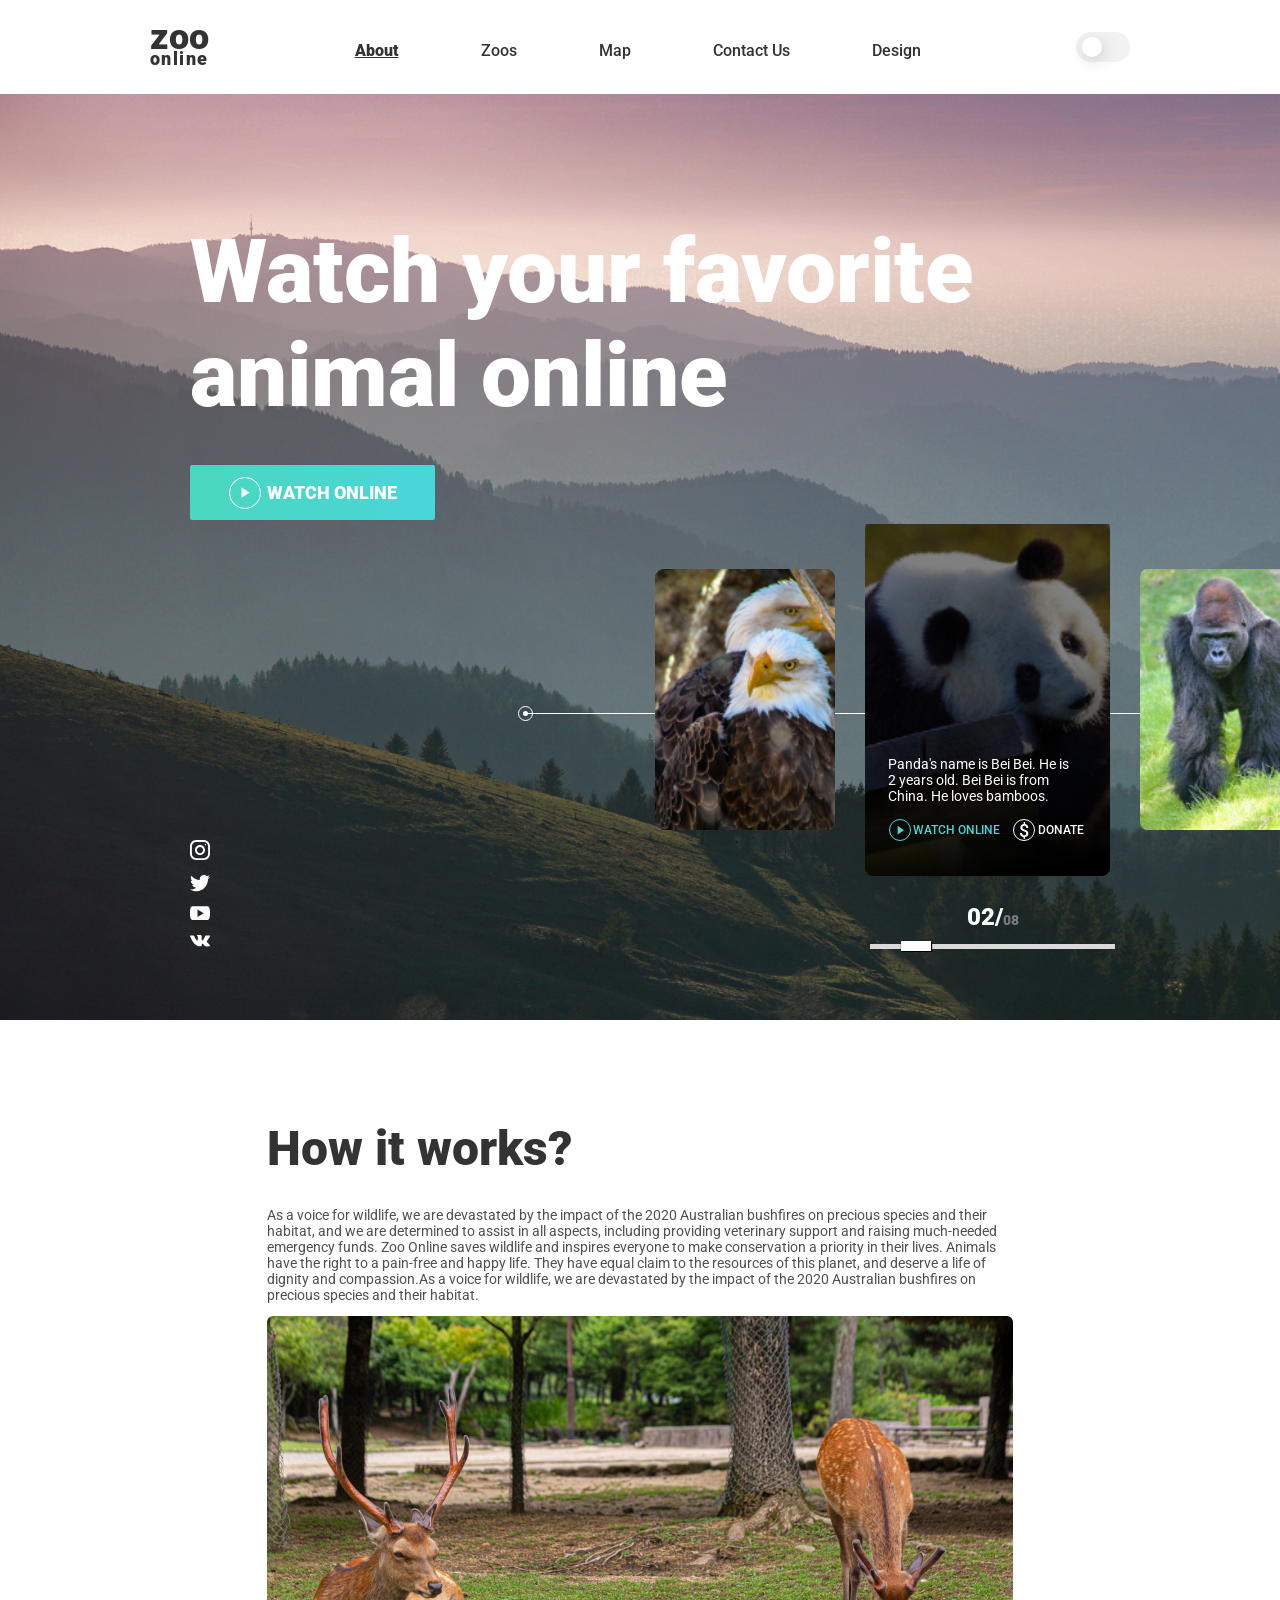
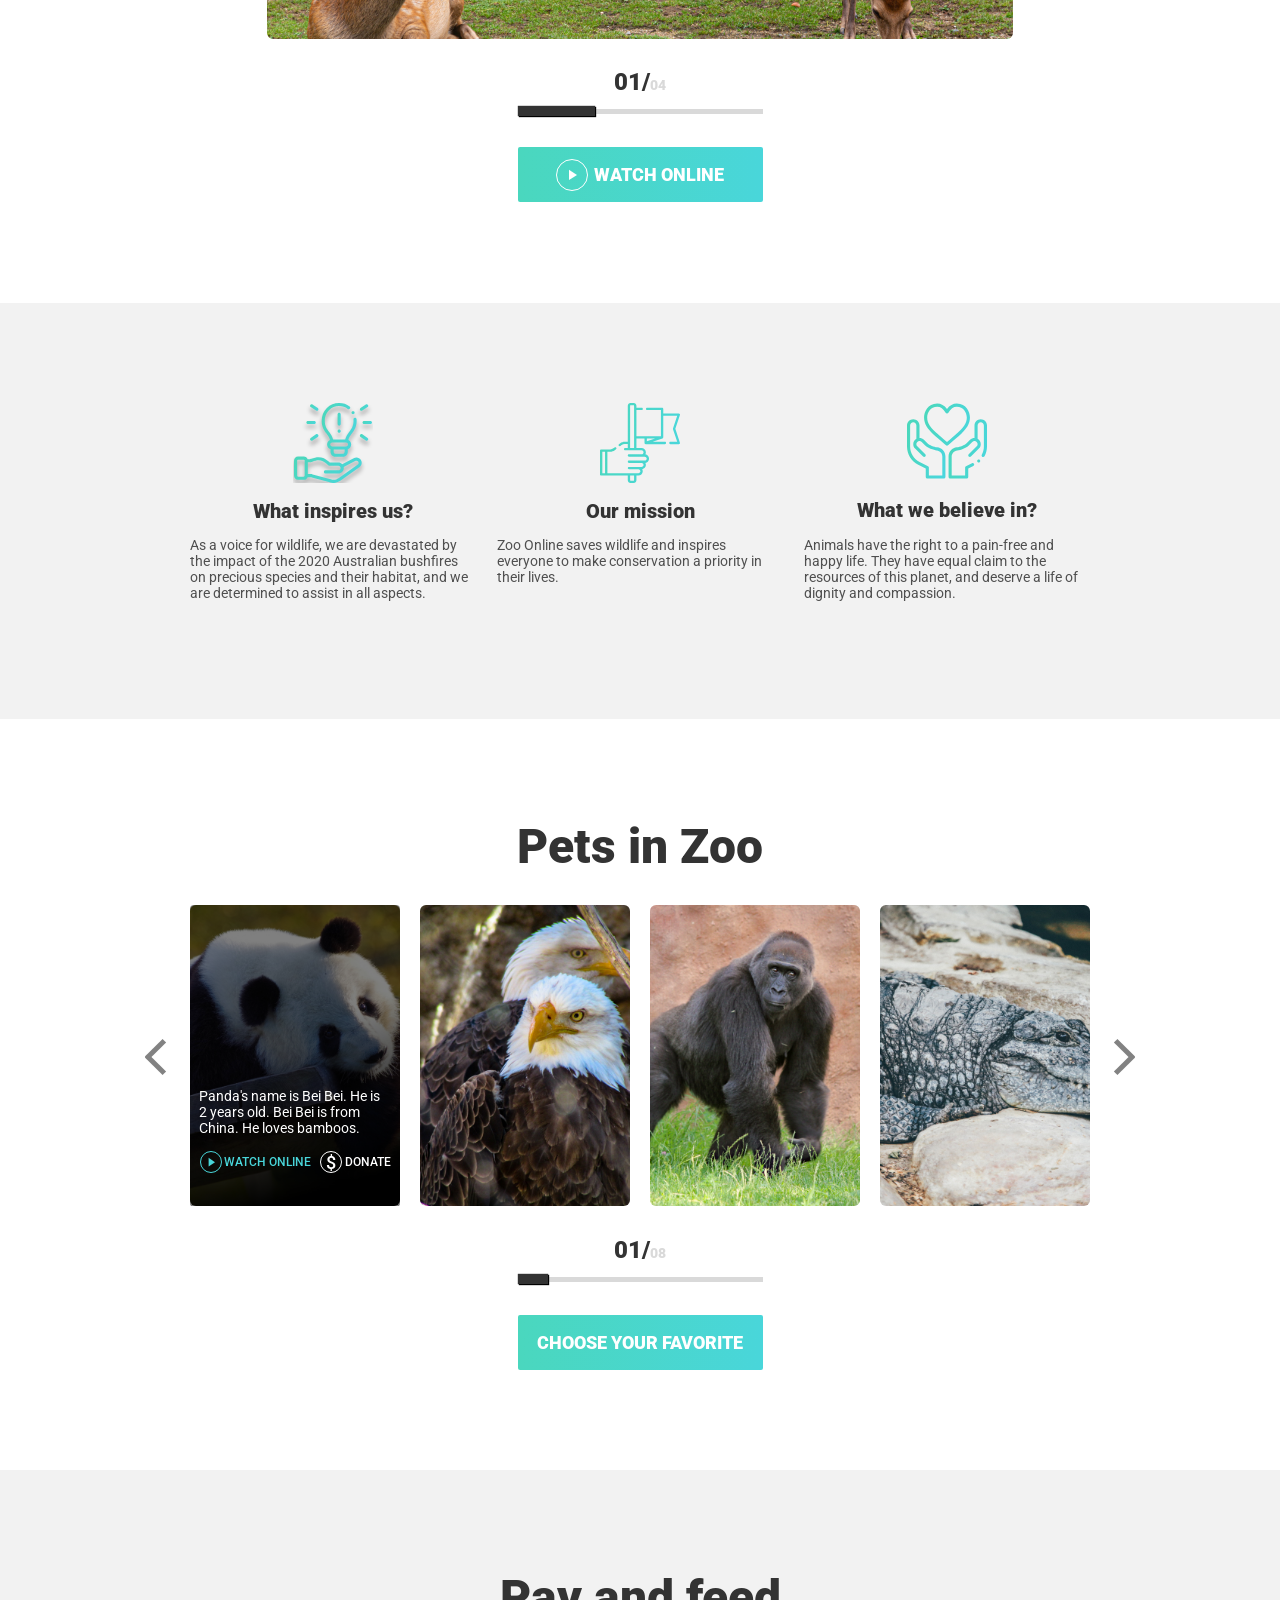
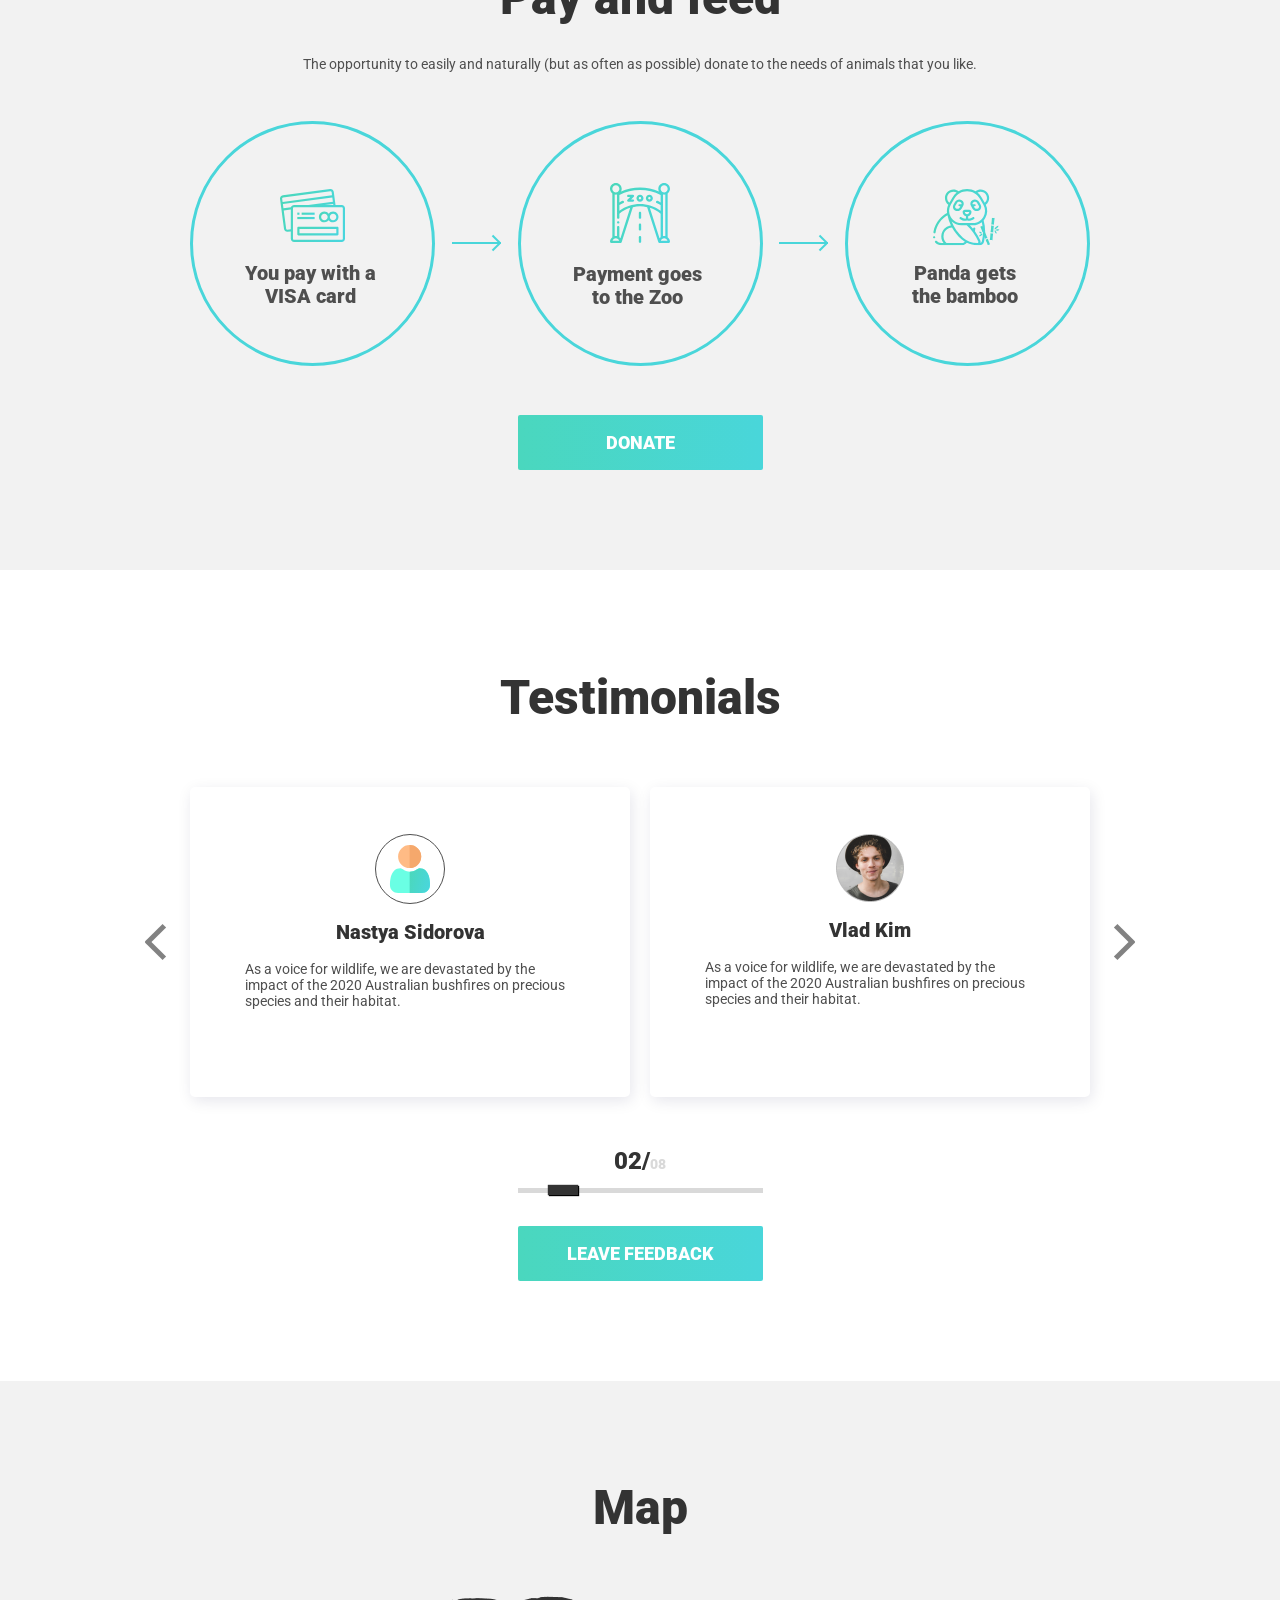
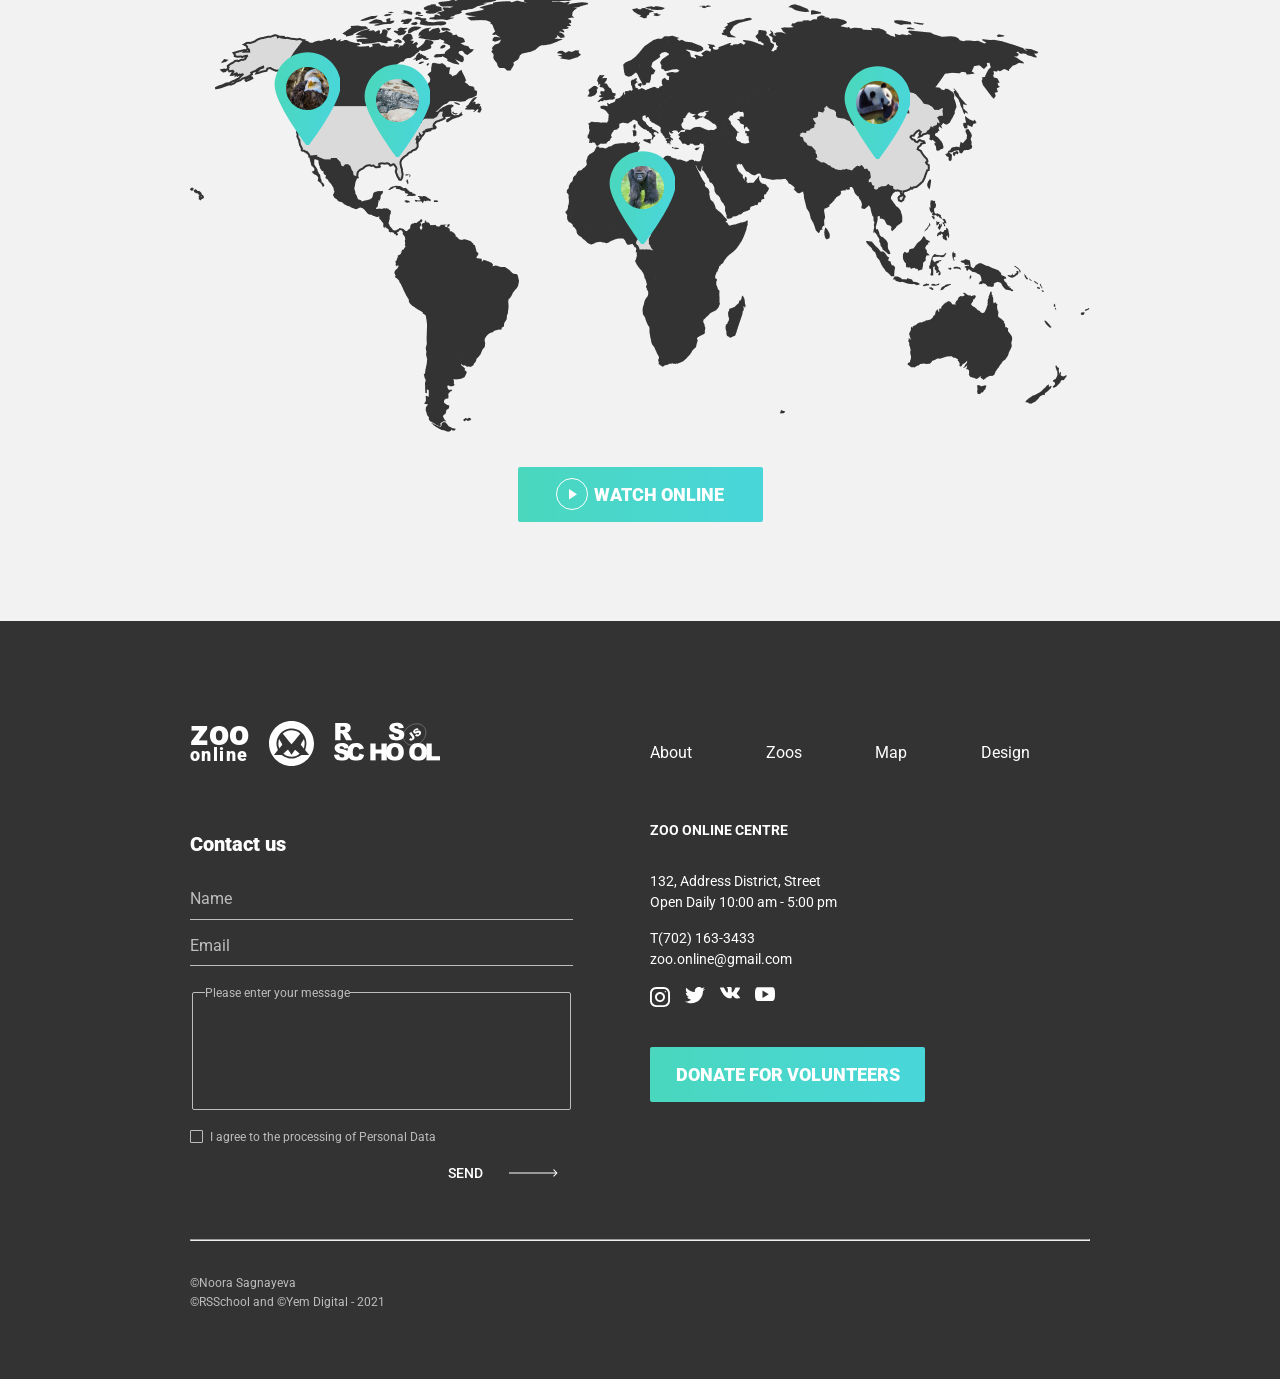
<file: index.html>
<!DOCTYPE html>
<html lang="en">

<head>
  <meta charset="UTF-8">
  <meta http-equiv="X-UA-Compatible" content="IE=edge">
  <meta name="viewport" content="width=device-width, initial-scale=1.0">
  <meta http-equiv="refresh" content="0; url=./pages/landing/landing.html">
  <title>ZOO online</title>
</head>

<body>

</body>

</html>
</file>
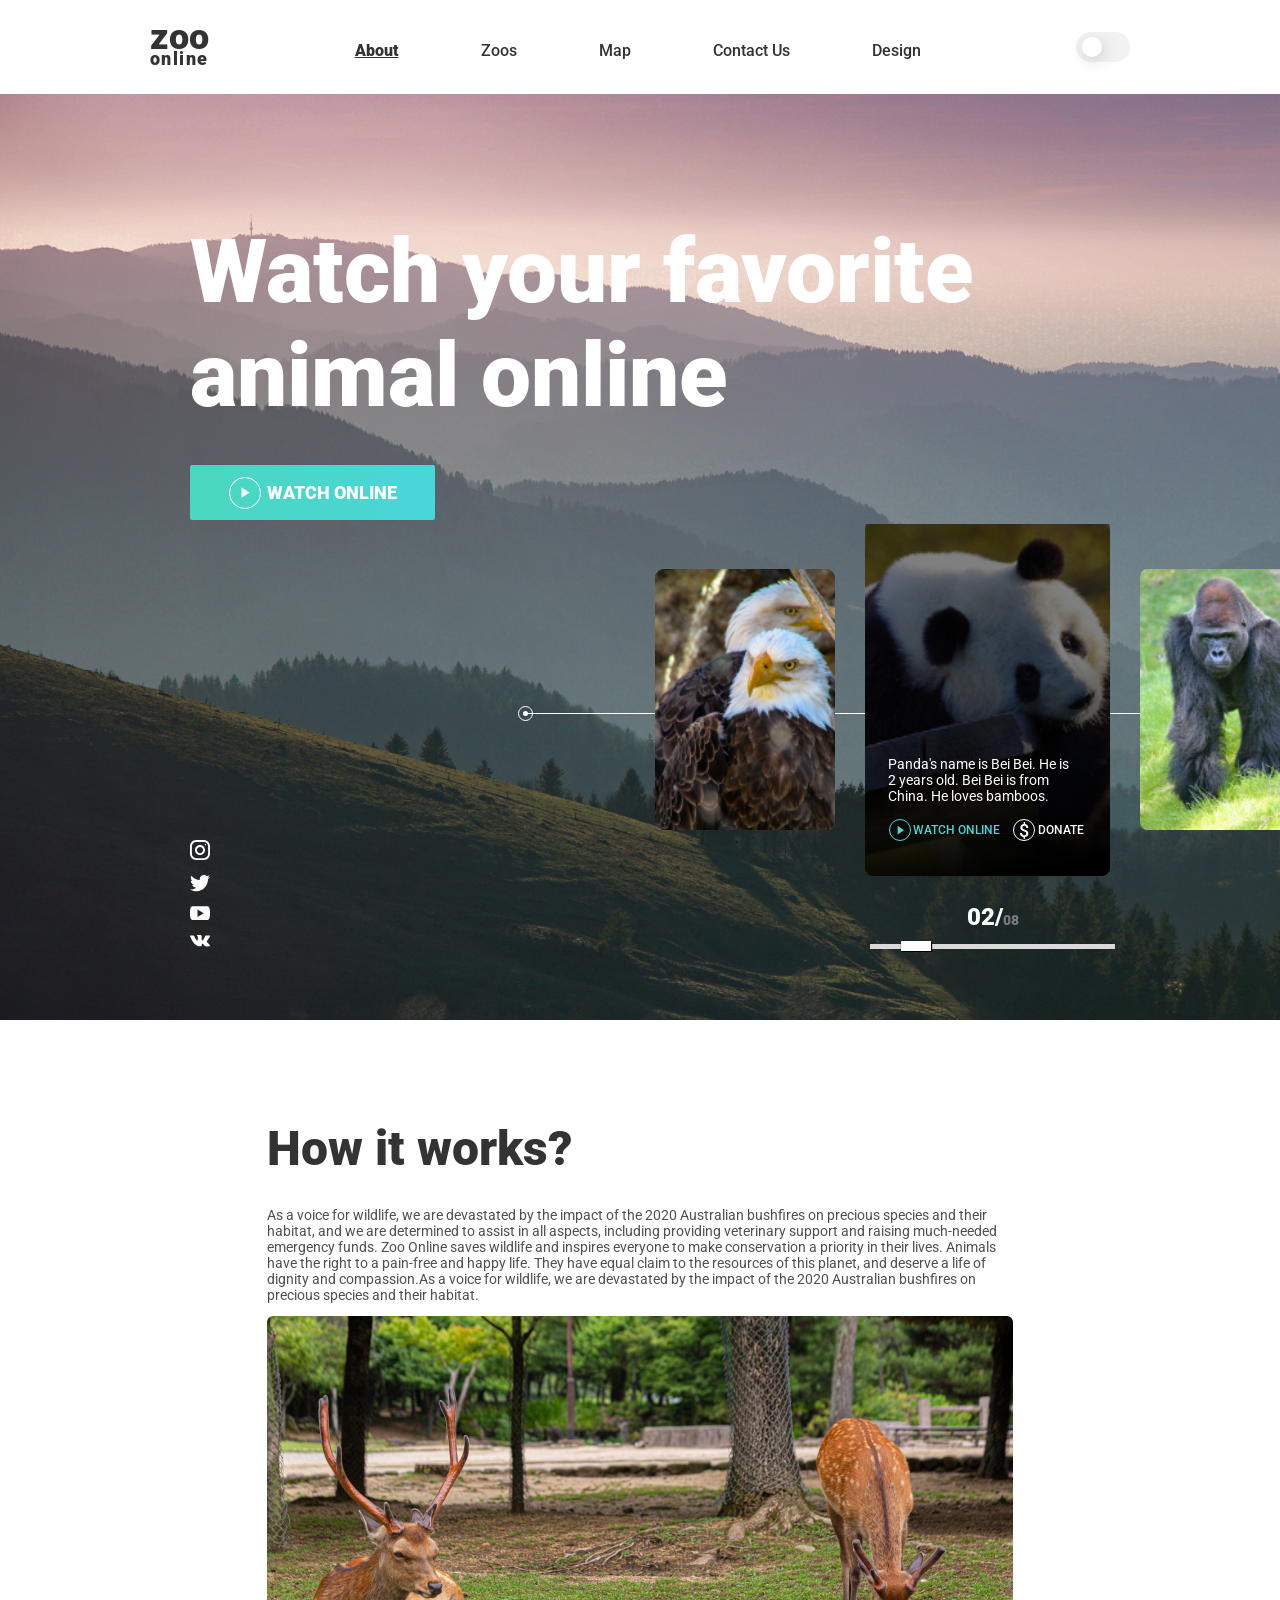
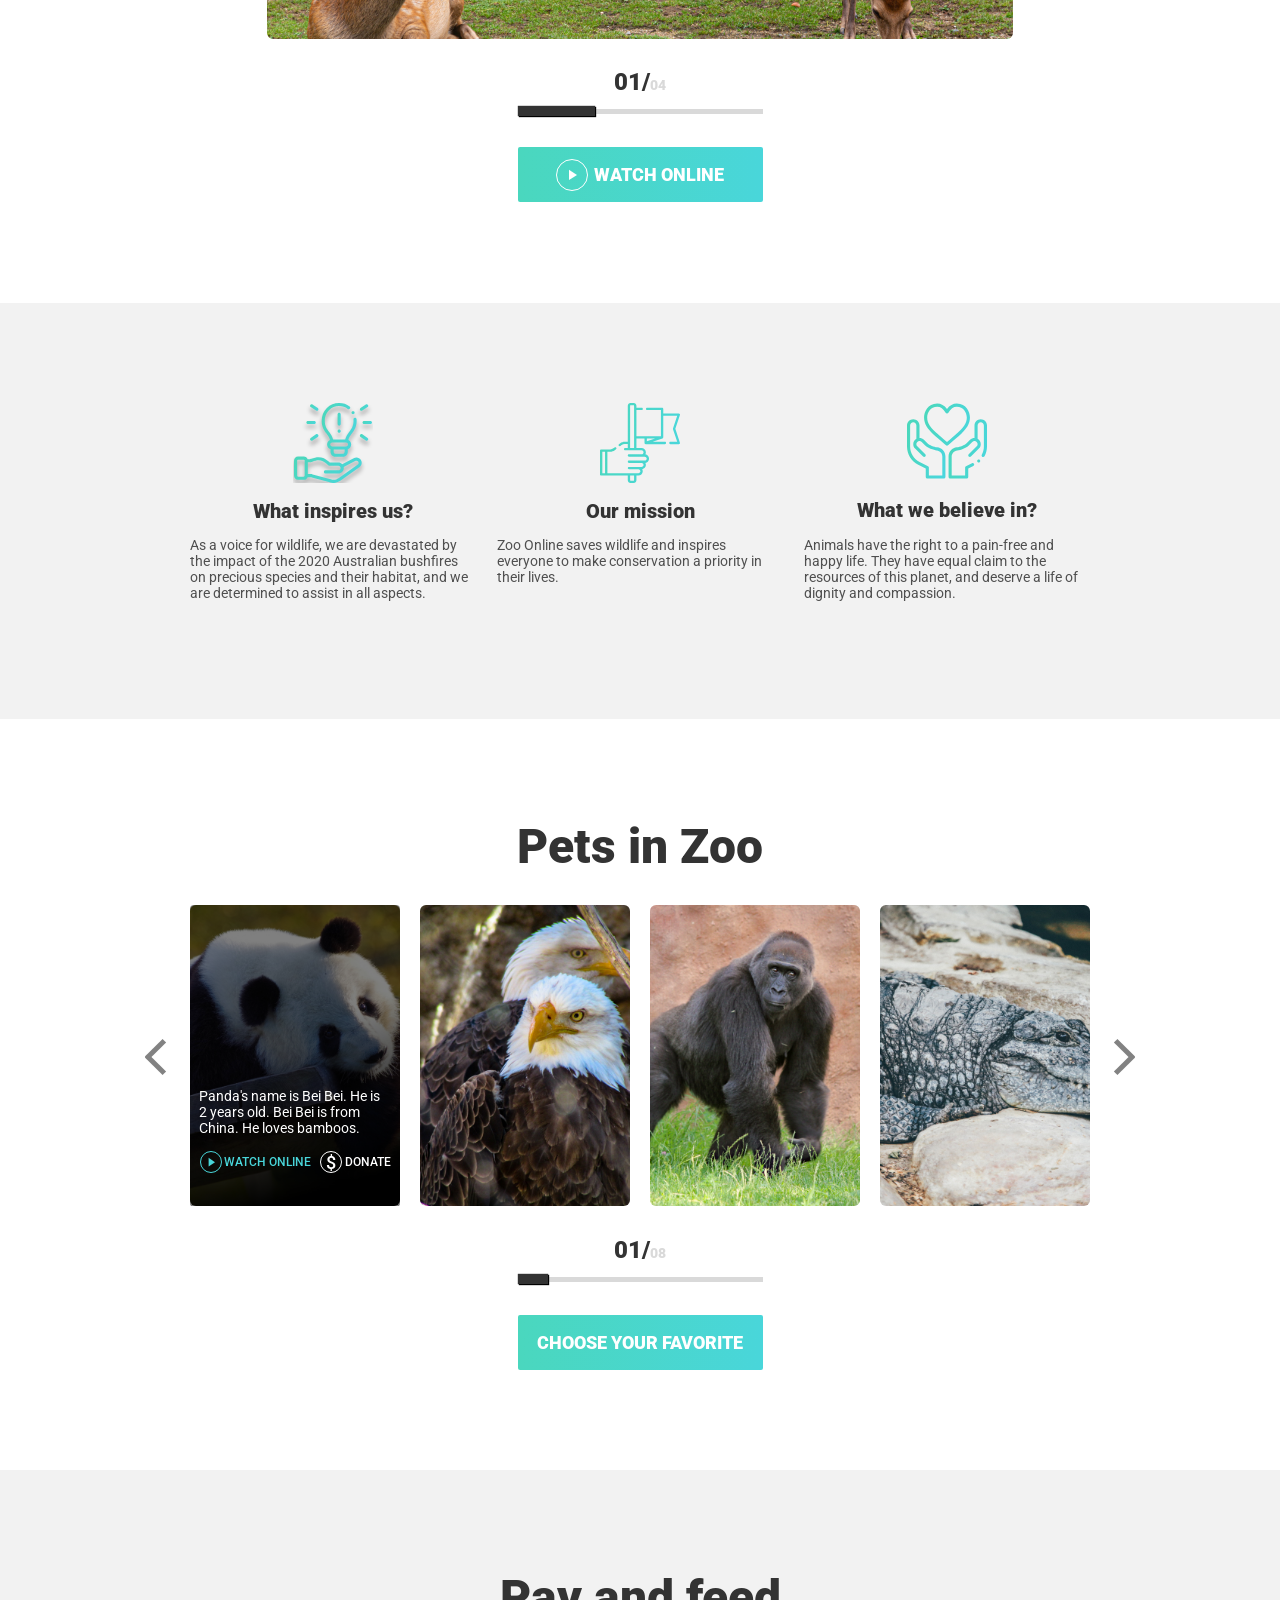
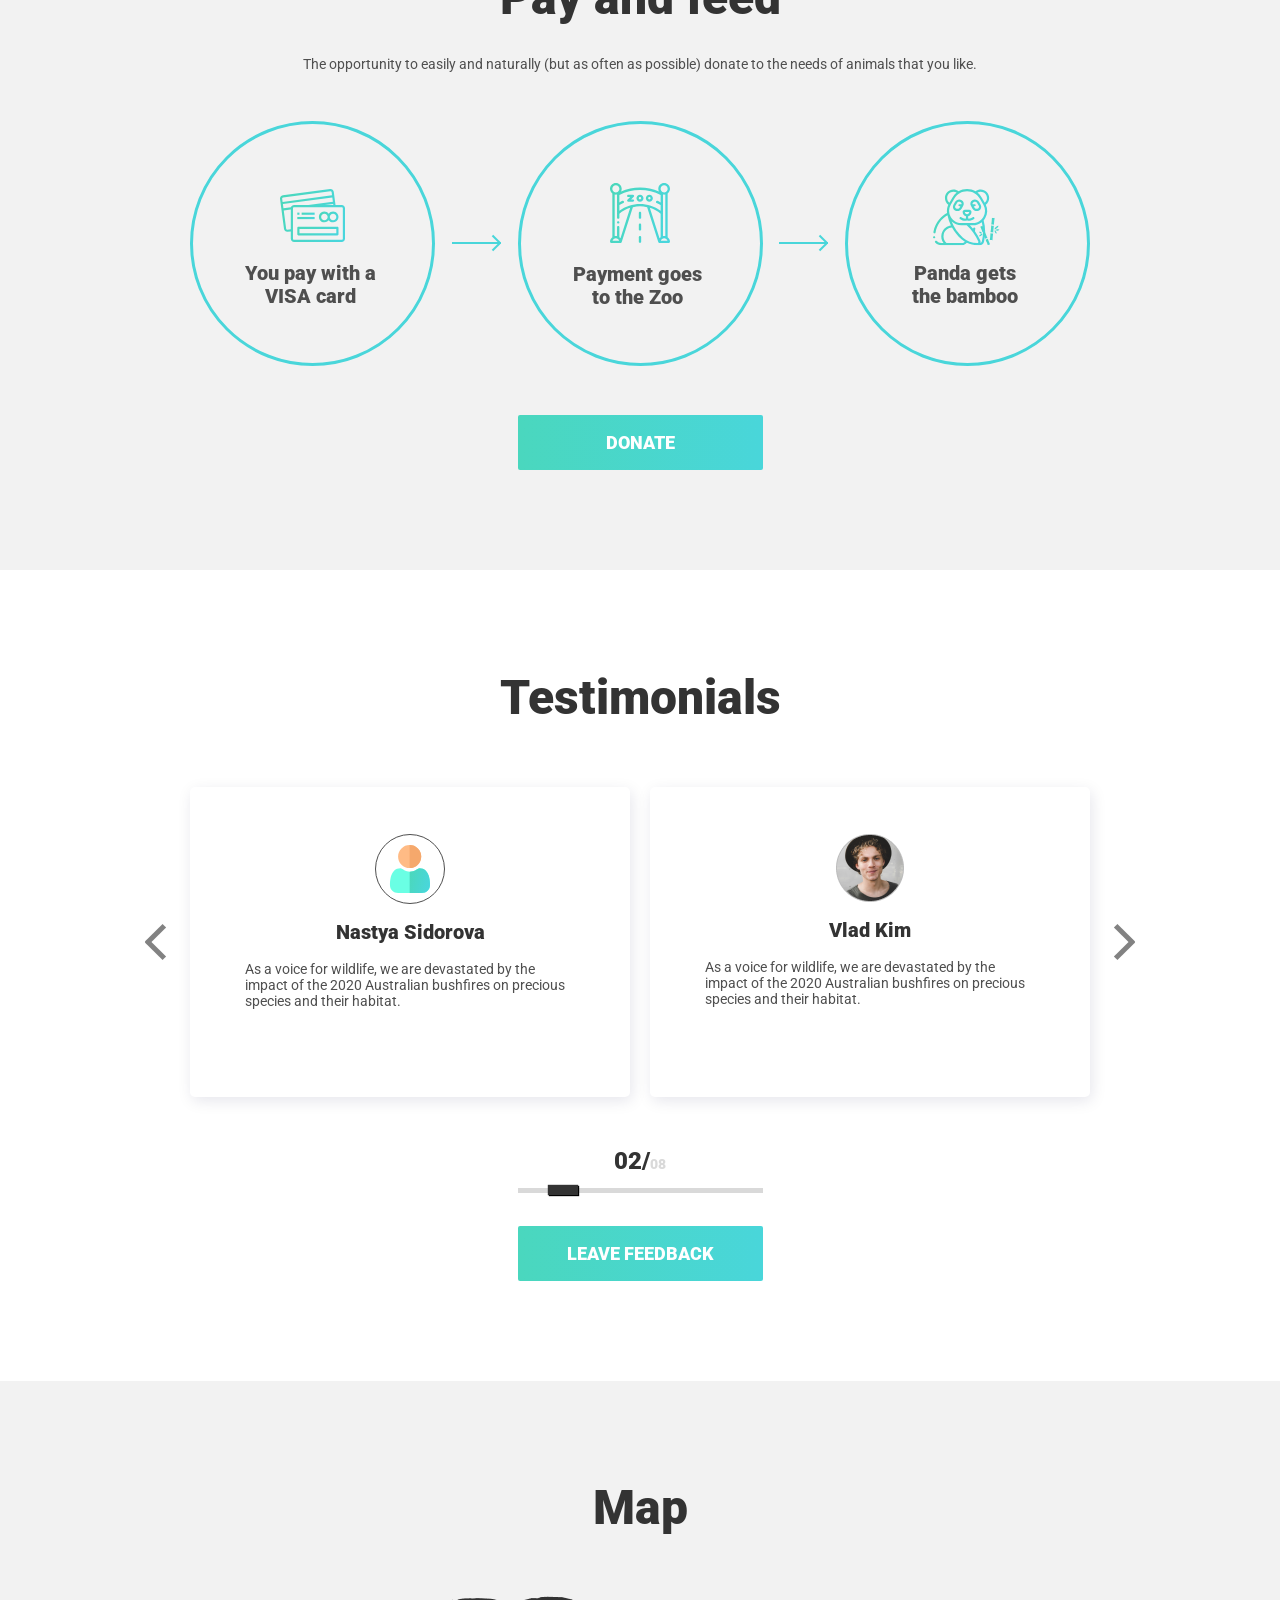
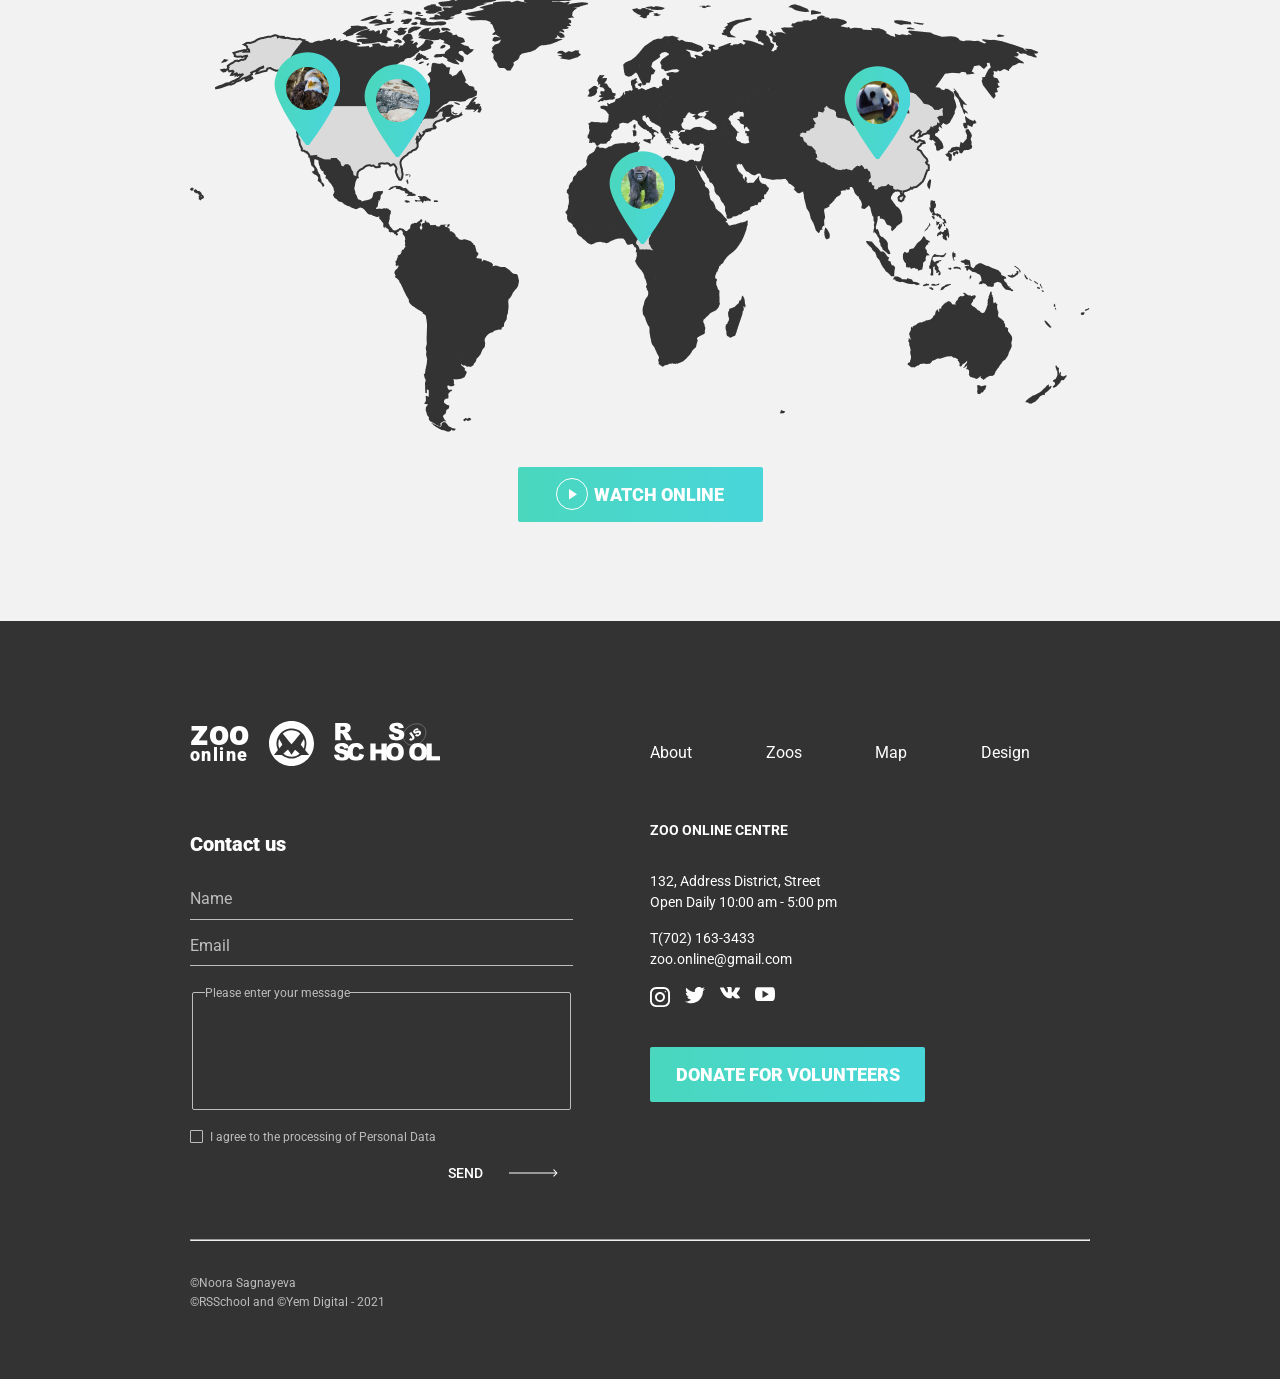
<file: pages/landing/landing.html>
<!DOCTYPE html>
<html lang="en">

<head>
  <meta charset="utf-8">
  <meta http-equiv="X-UA-Compatible" content="IE=edge">
  <meta name="viewport" content="width=device-width, initial-scale=1.0">
  <link rel="preconnect" href="https://fonts.gstatic.com">
  <link href="https://fonts.googleapis.com/css2?family=Roboto:wght@400;500;900&display=swap" rel="stylesheet">
  <link rel="stylesheet" href="../../normalize.css">
  <link rel="stylesheet" href="./landing.css">
  <title>ZOO online</title>
</head>

<body>
  <header class="header">
    <div class="header__container container">
      <h1 class="logo">
        <a class="logo__link" href="./landing.html">
          <span class="logo__zoo">zoo</span>
          <span class="logo__online">online</span>
        </a>
      </h1>
      <nav class="nav">
        <ul class="nav-list">
          <li class="nav-list__item">
            <a class="nav-list__link nav-list__link_active" href="#">about</a>
          </li>
          <li class="nav-list__item">
            <a class="nav-list__link" href="../zoos/panda/panda.html">zoos</a>
          </li>
          <li class="nav-list__item">
            <a class="nav-list__link" href="../map/map.html">map</a>
          </li>
          <li class="nav-list__item">
            <a class="nav-list__link" href="#contact">contact us</a>
          </li>
          <li class="nav-list__item">
            <a class="nav-list__link" href="https://www.figma.com/file/HKt5Nlx0jghQtJp6jW9q8F/zooApp">design</a>
          </li>
        </ul>
      </nav>
      <div class="btns">
        <label class="theme-toggle" for="toggle">
          <input class="theme-toggle__checkbox" id="toggle" type="checkbox">
          <div class="theme-toggle__btn"></div>
        </label>
        <div class="nav-btn">
          <div class="nav-btn__line"></div>
        </div>
      </div>
    </div>
  </header>
  <main class="main">
    <section class="watch-animal">
      <div class="banner">
        <div class="banner__container container">
          <div class="banner__social">
            <ul class="social">
              <li class="social__item">
                <a class="social__link social__link_insta" href="https://www.instagram.com/"></a>
              </li>
              <li class="social__item">
                <a class="social__link social__link_twitter" href="https://twitter.com/"></a>
              </li>
              <li class="social__item">
                <a class="social__link social__link_youtube" href="https://www.youtube.com/"></a>
              </li>
              <li class="social__item">
                <a class="social__link social__link_vk" href="https://vk.com/"></a>
              </li>
            </ul>
          </div>
          <div class="banner__content">
            <h2 class="banner__title">Watch your favorite animal online</h2>
            <a href="#" class="watch-btn">
              <div class="watch-btn__circle">
                <div class="watch-btn__arrow"></div>
              </div>
              watch online
            </a>
          </div>
          <div class="banner-slider">
            <div class="banner-slider__line">
              <div class="line-circle"></div>
              <div class="line-circle line-circle_prev line-circle_hide"></div>
              <div class="line-circle line-circle_next0 line-circle_hide"></div>
              <div class="line-circle line-circle_next1 line-circle_hide"></div>
              <div class="line-circle line-circle_next2 line-circle_hide"></div>
            </div>
            <ul class="banner-slider__list">
              <li class="banner-slider__item banner-slider__item_eagle banner-slider__item_prev">
                <div class="banner-slider__container">
                  <img class="banner-slider__img" src="../../assets/images/eagle.jpg" alt="">
                  <div class="slider-item-content banner-slider__slider-item-content">
                    <div class="slider-item-content__text">
                      Panda's name is Bei Bei. He
                      is 2 years old. Bei Bei is from China. He loves bamboos.
                    </div>
                    <ul class="slider-links">
                      <li class="slider-links__item">
                        <a class="watch-btn watch-btn_tansparent" href="../zoos/eagle/eagle.html">
                          <div class="watch-btn__circle">
                            <div class="watch-btn__arrow"></div>
                          </div>
                          watch online
                        </a>
                      </li>
                      <li class="slider-links__item">
                        <a class="donate-link" href="#">
                          <div class="donate-link__circle">$</div>
                          donate
                        </a>
                      </li>
                    </ul>
                  </div>
                  <div class="shadow"></div>
                </div>
              </li>
              <li class="banner-slider__item banner-slider__item_act">
                <div class="banner-slider__container">
                  <img class="banner-slider__img banner-slider__img_active" src="../../assets/images/panda.jpg" alt="">
                  <div class="slider-item-content banner-slider__slider-item-content">
                    <div class="slider-item-content__text">
                      Panda's name is Bei Bei. He
                      is 2 years old. Bei Bei is from China. He loves bamboos.
                    </div>
                    <ul class="slider-links">
                      <li class="slider-links__item">
                        <a class="watch-btn watch-btn_tansparent" href="../zoos/panda/panda.html">
                          <div class="watch-btn__circle">
                            <div class="watch-btn__arrow"></div>
                          </div>
                          watch online
                        </a>
                      </li>
                      <li class="slider-links__item">
                        <a class="donate-link" href="#">
                          <div class="donate-link__circle">$</div>
                          donate
                        </a>
                      </li>
                    </ul>
                  </div>
                  <div class="shadow"></div>
                </div>
              </li>
              <li class="banner-slider__item banner-slider__item_next next0">
                <div class="banner-slider__container">
                  <img class="banner-slider__img" src="../../assets/images/monkey.jpg" alt="">
                  <div class="slider-item-content banner-slider__slider-item-content">
                    <div class="slider-item-content__text">
                      Panda's name is Bei Bei. He
                      is 2 years old. Bei Bei is from China. He loves bamboos.
                    </div>
                    <ul class="slider-links">
                      <li class="slider-links__item">
                        <a class="watch-btn watch-btn_tansparent" href="../zoos/monkey/monkey.html">
                          <div class="watch-btn__circle">
                            <div class="watch-btn__arrow"></div>
                          </div>
                          watch online
                        </a>
                      </li>
                      <li class="slider-links__item">
                        <a class="donate-link" href="#">
                          <div class="donate-link__circle">$</div>
                          donate
                        </a>
                      </li>
                    </ul>
                  </div>
                  <div class="shadow"></div>
                </div>
              </li>
              <li class="banner-slider__item banner-slider__item_next next1">
                <div class="banner-slider__container">
                  <img class="banner-slider__img" src="../../assets/images/crocodile.jpg" alt="">
                  <div class="slider-item-content banner-slider__slider-item-content">
                    <div class="slider-item-content__text">
                      Panda's name is Bei Bei. He
                      is 2 years old. Bei Bei is from China. He loves bamboos.
                    </div>
                    <ul class="slider-links">
                      <li class="slider-links__item">
                        <a class="watch-btn watch-btn_tansparent" href="../zoos/crocodile/crocodile.html">
                          <div class="watch-btn__circle">
                            <div class="watch-btn__arrow"></div>
                          </div>
                          watch online
                        </a>
                      </li>
                      <li class="slider-links__item">
                        <a class="donate-link" href="#">
                          <div class="donate-link__circle">$</div>
                          donate
                        </a>
                      </li>
                    </ul>
                  </div>
                  <div class="shadow"></div>
                </div>
              </li>
              <li class="banner-slider__item banner-slider__item_next next2">
                <div class="banner-slider__container">
                  <img class="banner-slider__img" src="../../assets/images/fox.jpg" alt="">
                  <div class="slider-item-content banner-slider__slider-item-content">
                    <div class="slider-item-content__text">
                      Panda's name is Bei Bei. He
                      is 2 years old. Bei Bei is from China. He loves bamboos.
                    </div>
                    <ul class="slider-links">
                      <li class="slider-links__item">
                        <a class="watch-btn watch-btn_tansparent" href="#">
                          <div class="watch-btn__circle">
                            <div class="watch-btn__arrow"></div>
                          </div>
                          watch online
                        </a>
                      </li>
                      <li class="slider-links__item">
                        <a class="donate-link" href="#">
                          <div class="donate-link__circle">$</div>
                          donate
                        </a>
                      </li>
                    </ul>
                  </div>
                  <div class="shadow"></div>
                </div>
              </li>
              <li class="banner-slider__item banner-slider__item_next next3">
                <div class="banner-slider__container">
                  <img class="banner-slider__img" src="../../assets/images/sloth.png" alt="">
                  <div class="slider-item-content banner-slider__slider-item-content">
                    <div class="slider-item-content__text">
                      Panda's name is Bei Bei. He
                      is 2 years old. Bei Bei is from China. He loves bamboos.
                    </div>
                    <ul class="slider-links">
                      <li class="slider-links__item">
                        <a class="watch-btn watch-btn_tansparent" href="#">
                          <div class="watch-btn__circle">
                            <div class="watch-btn__arrow"></div>
                          </div>
                          watch online
                        </a>
                      </li>
                      <li class="slider-links__item">
                        <a class="donate-link" href="#">
                          <div class="donate-link__circle">$</div>
                          donate
                        </a>
                      </li>
                    </ul>
                  </div>
                  <div class="shadow"></div>
                </div>
              </li>
              <li class="banner-slider__item banner-slider__item_next next4">
                <div class="banner-slider__container">
                  <img class="banner-slider__img" src="../../assets/images/elephant.png" alt="">
                  <div class="slider-item-content banner-slider__slider-item-content">
                    <div class="slider-item-content__text">
                      Panda's name is Bei Bei. He
                      is 2 years old. Bei Bei is from China. He loves bamboos.
                    </div>
                    <ul class="slider-links">
                      <li class="slider-links__item">
                        <a class="watch-btn watch-btn_tansparent" href="#">
                          <div class="watch-btn__circle">
                            <div class="watch-btn__arrow"></div>
                          </div>
                          watch online
                        </a>
                      </li>
                      <li class="slider-links__item">
                        <a class="donate-link" href="#">
                          <div class="donate-link__circle">$</div>
                          donate
                        </a>
                      </li>
                    </ul>
                  </div>
                  <div class="shadow"></div>
                </div>
              </li>
              <li class="banner-slider__item banner-slider__item_next next5">
                <div class="banner-slider__container">
                  <img class="banner-slider__img" src="../../assets/images/leopard.png" alt="">
                  <div class="slider-item-content banner-slider__slider-item-content">
                    <div class="slider-item-content__text">
                      Panda's name is Bei Bei. He
                      is 2 years old. Bei Bei is from China. He loves bamboos.
                    </div>
                    <ul class="slider-links">
                      <li class="slider-links__item">
                        <a class="watch-btn watch-btn_tansparent" href="#">
                          <div class="watch-btn__circle">
                            <div class="watch-btn__arrow"></div>
                          </div>
                          watch online
                        </a>
                      </li>
                      <li class="slider-links__item">
                        <a class="donate-link" href="#">
                          <div class="donate-link__circle">$</div>
                          donate
                        </a>
                      </li>
                    </ul>
                  </div>
                  <div class="shadow"></div>
                </div>
              </li>
            </ul>
            <div class="banner-slider__progress progress progress_bunner">
              <div class="fraction fraction_bunner">
                <span class="banner-slider__fraction-value">02</span>/<span class="fraction__scope">08</span>
              </div>
              <input class="range banner-slider__range" type="range" value="1" min="0" max="7" step="1">
            </div>
          </div>
        </div>
      </div>
    </section>
    <section class="how-it-works">
      <div class="how-it-works__container">
        <h3 class="how-it-works__title title">How it works?</h3>
        <p class="how-it-works__text text">As a voice for wildlife, we are devastated by
          the impact of the 2020 Australian bushfires on precious species
          and their habitat, and we are determined to assist in all aspects,
          including providing veterinary support and raising much-needed
          emergency funds. Zoo Online saves wildlife and inspires everyone
          to make conservation a priority in their lives. Animals have the
          right to a pain-free and happy life. They have equal claim to the
          resources of this planet, and deserve a life of dignity and compassion.As
          a voice for wildlife, we are devastated by the impact of the 2020
          Australian bushfires on precious species and their habitat.
        </p>
        <img class="how-it-works__img" src="../../assets/images/deers.jpg" alt="">
        <img class="how-it-works__img how-it-works__img_mini-deers" src="../../assets/images/mini-deers.jpg" alt="">
        <img class="how-it-works__img how-it-works__img_once" src="../../assets/images/deer.jpg" alt="">
        <div class="how-it-works__progress progress progress_how-it-works">
          <div class="fraction">
            01/<span class="fraction__scope">04</span>
          </div>
          <input class="range" type="range" value="1" min="1" max="4">
        </div>
        <a class="watch-btn how-it-works__watch-btn" href="#">
          <div class="watch-btn__circle">
            <div class="watch-btn__arrow"></div>
          </div>
          watch online
        </a>
      </div>
    </section>
    <section class="inspiring">
      <div class="inspiring__container">
        <ul class="inspiring-list">
          <li class="inspiring-list__item">
            <img src="../../assets/images/inspires.svg" alt="" class="inspiring-list__img">
            <h3 class="inspiring-list__title">What inspires us?</h3>
            <p class="text inspiring-list__text">As a voice for wildlife, we are devastated by
              the impact of the 2020 Australian bushfires on precious species and their
              habitat, and we are determined to assist in all aspects.
            </p>
          </li>
          <li class="inspiring-list__item">
            <img src="../../assets/images/mission.svg" alt="" class="inspiring-list__img">
            <h3 class="inspiring-list__title">Our mission</h3>
            <p class="text inspiring-list__text">Zoo Online saves wildlife and inspires everyone
              to make conservation a priority in their lives.
            </p>
          </li>
          <li class="inspiring-list__item">
            <img src="../../assets/images/believe.svg" alt="" class="inspiring-list__img">
            <h3 class="inspiring-list__title inspiring-list__title_last">What we believe in?</h3>
            <p class="text inspiring-list__text">Animals have the right to a pain-free and happy life.
              They have equal claim to the resources of this planet, and deserve a life of dignity
              and compassion.
            </p>
          </li>
        </ul>
      </div>
    </section>
    <section class="pets-in-zoo">
      <div class="pets-in-zoo__container small-container">
        <h2 class="pets-in-zoo__title title">Pets in Zoo</h2>
        <div class="main-slider">
          <div class="main-slider__left-arrow slider-arrow"></div>
          <div class="main-slider__hide-wrapper">
            <ul class="main-slider__list">
              <li class="main-slider__item main-slider__item_first active">
                <div class="slider-card">
                  <img src="../../assets/images/panda-m.jpg" alt="" class="slider-card__img">
                  <div class="main-slider__slider-item-content slider-item-content">
                    <div class="slider-item-content__text">
                      Panda's name is Bei Bei. He
                      is 2 years old. Bei Bei is from China. He loves bamboos.
                    </div>
                    <ul class="slider-links">
                      <li class="slider-links__item">
                        <a class="watch-btn watch-btn_tansparent" href="../zoos/panda/panda.html">
                          <div class="watch-btn__circle">
                            <div class="watch-btn__arrow"></div>
                          </div>
                          watch online
                        </a>
                      </li>
                      <li class="slider-links__item">
                        <a class="donate-link" href="#">
                          <div class="donate-link__circle">$</div>
                          donate
                        </a>
                      </li>
                    </ul>
                  </div>
                  <div class="shadow"></div>
                </div>
              </li>
              <li class="main-slider__item">
                <div class="slider-card">
                  <img src="../../assets/images/eagle-m.jpg" alt="" class="slider-card__img">
                  <div class="main-slider__slider-item-content slider-item-content">
                    <div class="slider-item-content__text">
                      Panda's name is Bei Bei. He
                      is 2 years old. Bei Bei is from China. He loves bamboos.
                    </div>
                    <ul class="slider-links">
                      <li class="slider-links__item">
                        <a class="watch-btn watch-btn_tansparent" href="../zoos/eagle/eagle.html">
                          <div class="watch-btn__circle">
                            <div class="watch-btn__arrow"></div>
                          </div>
                          watch online
                        </a>
                      </li>
                      <li class="slider-links__item">
                        <a class="donate-link" href="#">
                          <div class="donate-link__circle">$</div>
                          donate
                        </a>
                      </li>
                    </ul>
                  </div>
                  <div class="shadow"></div>
                </div>
              </li>
              <li class="main-slider__item">
                <div class="slider-card">
                  <img src="../../assets/images/monkey-m.jpg" alt="" class="slider-card__img">
                  <div class="main-slider__slider-item-content slider-item-content">
                    <div class="slider-item-content__text">
                      Panda's name is Bei Bei. He
                      is 2 years old. Bei Bei is from China. He loves bamboos.
                    </div>
                    <ul class="slider-links">
                      <li class="slider-links__item">
                        <a class="watch-btn watch-btn_tansparent" href="../zoos/monkey/monkey.html">
                          <div class="watch-btn__circle">
                            <div class="watch-btn__arrow"></div>
                          </div>
                          watch online
                        </a>
                      </li>
                      <li class="slider-links__item">
                        <a class="donate-link" href="#">
                          <div class="donate-link__circle">$</div>
                          donate
                        </a>
                      </li>
                    </ul>
                  </div>
                  <div class="shadow"></div>
                </div>
              </li>
              <li class="main-slider__item">
                <div class="slider-card">
                  <img src="../../assets/images/crocodile-m.jpg" alt="" class="slider-card__img">
                  <div class="main-slider__slider-item-content slider-item-content">
                    <div class="slider-item-content__text">
                      Panda's name is Bei Bei. He
                      is 2 years old. Bei Bei is from China. He loves bamboos.
                    </div>
                    <ul class="slider-links">
                      <li class="slider-links__item">
                        <a class="watch-btn watch-btn_tansparent" href="../zoos/crocodile/crocodile.html">
                          <div class="watch-btn__circle">
                            <div class="watch-btn__arrow"></div>
                          </div>
                          watch online
                        </a>
                      </li>
                      <li class="slider-links__item">
                        <a class="donate-link" href="#">
                          <div class="donate-link__circle">$</div>
                          donate
                        </a>
                      </li>
                    </ul>
                  </div>
                  <div class="shadow"></div>
                </div>
              </li>
              <li class="main-slider__item">
                <div class="slider-card">
                  <img src="../../assets/images/fox.jpg" alt="" class="slider-card__img">
                  <div class="main-slider__slider-item-content slider-item-content">
                    <div class="slider-item-content__text">
                      Panda's name is Bei Bei. He
                      is 2 years old. Bei Bei is from China. He loves bamboos.
                    </div>
                    <ul class="slider-links">
                      <li class="slider-links__item">
                        <a class="watch-btn watch-btn_tansparent" href="#">
                          <div class="watch-btn__circle">
                            <div class="watch-btn__arrow"></div>
                          </div>
                          watch online
                        </a>
                      </li>
                      <li class="slider-links__item">
                        <a class="donate-link" href="#">
                          <div class="donate-link__circle">$</div>
                          donate
                        </a>
                      </li>
                    </ul>
                  </div>
                  <div class="shadow"></div>
                </div>
              </li>
              <li class="main-slider__item">
                <div class="slider-card">
                  <img src="../../assets/images/sloth.png" alt="" class="slider-card__img">
                  <div class="main-slider__slider-item-content slider-item-content">
                    <div class="slider-item-content__text">
                      Panda's name is Bei Bei. He
                      is 2 years old. Bei Bei is from China. He loves bamboos.
                    </div>
                    <ul class="slider-links">
                      <li class="slider-links__item">
                        <a class="watch-btn watch-btn_tansparent" href="#">
                          <div class="watch-btn__circle">
                            <div class="watch-btn__arrow"></div>
                          </div>
                          watch online
                        </a>
                      </li>
                      <li class="slider-links__item">
                        <a class="donate-link" href="#">
                          <div class="donate-link__circle">$</div>
                          donate
                        </a>
                      </li>
                    </ul>
                  </div>
                  <div class="shadow"></div>
                </div>
              </li>
              <li class="main-slider__item">
                <div class="slider-card">
                  <img src="../../assets/images/elephant.png" alt="" class="slider-card__img">
                  <div class="main-slider__slider-item-content slider-item-content">
                    <div class="slider-item-content__text">
                      Panda's name is Bei Bei. He
                      is 2 years old. Bei Bei is from China. He loves bamboos.
                    </div>
                    <ul class="slider-links">
                      <li class="slider-links__item">
                        <a class="watch-btn watch-btn_tansparent" href="#">
                          <div class="watch-btn__circle">
                            <div class="watch-btn__arrow"></div>
                          </div>
                          watch online
                        </a>
                      </li>
                      <li class="slider-links__item">
                        <a class="donate-link" href="#">
                          <div class="donate-link__circle">$</div>
                          donate
                        </a>
                      </li>
                    </ul>
                  </div>
                  <div class="shadow"></div>
                </div>
              </li>
              <li class="main-slider__item">
                <div class="slider-card">
                  <img src="../../assets/images/leopard.png" alt="" class="slider-card__img">
                  <div class="main-slider__slider-item-content slider-item-content">
                    <div class="slider-item-content__text">
                      Panda's name is Bei Bei. He
                      is 2 years old. Bei Bei is from China. He loves bamboos.
                    </div>
                    <ul class="slider-links">
                      <li class="slider-links__item">
                        <a class="watch-btn watch-btn_tansparent" href="#">
                          <div class="watch-btn__circle">
                            <div class="watch-btn__arrow"></div>
                          </div>
                          watch online
                        </a>
                      </li>
                      <li class="slider-links__item">
                        <a class="donate-link" href="#">
                          <div class="donate-link__circle">$</div>
                          donate
                        </a>
                      </li>
                    </ul>
                  </div>
                  <div class="shadow"></div>
                </div>
              </li>
            </ul>
          </div>
          <div class="main-slider__right-arrow slider-arrow slider-arrow_right"></div>
        </div>
        <div class="pets-in-zoo__progress progress">
          <div class="fraction">
            <span class="main-slider__range-value">01</span>/<span class="fraction__scope">08</span>
          </div>
          <input class="range main-slider__range" type="range" value="0" min="0" max="7">
        </div>
        <a href="../map/map.html" class="watch-btn">Choose your favorite</a>
      </div>
    </section>
    <section class="pay-and-feed">
      <div class="pay-and-feed__container small-container">
        <h2 class="pay-and-feed__title title">Pay and feed</h2>
        <p class="pay-and-feed__text text">The opportunity to easily and naturally (but as often as possible)
          donate to the needs of animals that you like.
        </p>
        <div class="pay-instruction">
          <div class="pay-instruction__circle">
            <div class="pay-instruction__content">
              <img src="../../assets/images/visa.svg" alt="" class="pay-instruction__img">
              <div class="pay-instruction__text">You pay with a VISA card</div>
            </div>

          </div>
          <div class="pay-instruction__arrow"></div>
          <div class="pay-instruction__circle">
            <div class="pay-instruction__content">
              <img src="../../assets/images/payment.svg" alt=""
                class="pay-instruction__img pay-instruction__img_payment">
              <div class="pay-instruction__text">Payment goes to the Zoo</div>
            </div>
          </div>
          <div class="pay-instruction__arrow"></div>
          <div class="pay-instruction__circle">
            <div class="pay-instruction__content">
              <img src="../../assets/images/panda-card.svg" alt=""
                class="pay-instruction__img pay-instruction__img_panda">
              <div class="pay-instruction__text pay-instruction__text_panda">Panda gets the bamboo</div>
            </div>
          </div>
        </div>
        <button class="watch-btn">donate</button>
      </div>
    </section>
    <section class="testimonials">
      <div class="small-container">
        <h2 class="testimonials__title title">Testimonials</h2>
        <div class="testimonials__slider slider">
          <div class="slider-arrow slider-arrow_left"></div>
          <ul class="slider__list">
            <li class="slider__item slider__item_nastya">
              <article class="testimonial-card">
                <div class="testimonial-card__avatar">
                  <img src="../../assets/images/user.svg" alt="" class="testimonial-card__img">
                </div>
                <img class="testimonial-card__img testimonial-card__img_nastya" src="../../assets/images/nastya.png"
                  alt="">
                <h3 class="card-title">Nastya Sidorova</h3>
                <p class="testimonial-card__text text">As a voice for wildlife, we are devastated by the
                  impact of the 2020 Australian bushfires on precious species and their
                  habitat.
                </p>
              </article>
            </li>
            <li class="slider__item slider__item_vlad">
              <article class="testimonial-card">
                <img src="../../assets/images/vlad.png" alt="" class="testimonial-card__img">
                <h3 class="card-title">Vlad Kim</h3>
                <p class="testimonial-card__text text">As a voice for wildlife, we are devastated by the
                  impact of the 2020 Australian bushfires on precious species and their
                  habitat.
                </p>
              </article>
            </li>
          </ul>
          <div class="slider-arrow slider-arrow_right"></div>
        </div>
        <div class="testimonials__progress progress">
          <div class="fraction">
            02/<span class="fraction__scope">08</span>
          </div>
          <input class="range" type="range" value="2" min="1" max="8">
        </div>
        <a class="watch-btn" href="#">Leave feedback</a>
      </div>
    </section>
    <section class="map">
      <div class="small-container">
        <h3 class="map__title title">Map</h3>
        <div class="map__map-screen map-screen">
          <div class="mark mark_eagle">
            <img src="../../assets/images/eagle-circle.png" alt="" class="mark__img">
          </div>
          <div class="map-card map-card_eagle">
            <img src="../../assets/images/card-eagle.png" alt="" class="map-card__img">
            <div class="map-card__content">
              <div class="map-card__title">West End Bald Eagle</div>
              <div class="map-card__text">Region: <span class="text">on an island near Los Angeles</span></div>
              <div class="map-card__text">Population: <span class="text">more than 270 pairs in 2013</span>
              </div>
            </div>
          </div>

          <div class="mark mark_crocadile">
            <img src="../../assets/images/crocodile-circle.png" alt="" class="mark__img">
          </div>
          <div class="map-card map-card_crocadile">
            <img src="../../assets/images/crocodile-icon.png" alt="" class="map-card__img">
            <div class="map-card__content">
              <div class="map-card__title">West End Bald Eagle</div>
              <div class="map-card__text">Region: <span class="text">on an island near Los Angeles</span></div>
              <div class="map-card__text">Population: <span class="text">more than 270 pairs in 2013</span>
              </div>
            </div>
          </div>

          <div class="mark mark_monkey">
            <img src="../../assets/images/monkey-circle.png" alt="" class="mark__img">
          </div>
          <div class="map-card map-card_monkey">
            <img src="../../assets/images/monkey-icon.png" alt="" class="map-card__img">
            <div class="map-card__content">
              <div class="map-card__title">West End Bald Eagle</div>
              <div class="map-card__text">Region: <span class="text">on an island near Los Angeles</span></div>
              <div class="map-card__text">Population: <span class="text">more than 270 pairs in 2013</span>
              </div>
            </div>
          </div>

          <div class="mark mark_ponda">
            <img src="../../assets/images/panda-circle.png" alt="" class="mark__img">
          </div>
          <div class="map-card map-card_ponda">
            <img src="../../assets/images/panda-icon.png" alt="" class="map-card__img">
            <div class="map-card__content">
              <div class="map-card__title">West End Bald Eagle</div>
              <div class="map-card__text">Region: <span class="text">on an island near Los Angeles</span></div>
              <div class="map-card__text">Population: <span class="text">more than 270 pairs in 2013</span>
              </div>
            </div>
          </div>
        </div>
        <a href="../zoos/panda/panda.html" class="watch-btn">
          <div class="watch-btn__circle">
            <div class="watch-btn__arrow"></div>
          </div>
          watch online
        </a>
      </div>
    </section>
  </main>
  <footer class="footer">
    <div class="container">
      <div class="footer__content">
        <div class="left-content">
          <ul class="logos logos_mb">
            <li class="logos__item">
              <div class="logo logo_footer">
                <a class="logo__link" href="./landing.html">
                  <span class="logo__zoo">zoo</span>
                  <span class="logo__online">online</span>
                </a>
              </div>
            </li>
            <li class="logos__item">
              <img src="../../assets/images/yem-digital.svg" alt="" class="yem-digital" title="Yem Digital">
            </li>
            <li class="logos__item">
              <img src="../../assets/images/rs_school.svg" alt="" class="rs-school" title="Rolling Scopes School">
            </li>
          </ul>
          <ul class="footer-nav footer-nav_vertical">
            <li class="footer-nav__item">
              <a href="./landing.html" class="footer-nav__link">about</a>
            </li>
            <li class="footer-nav__item">
              <a href="../zoos/panda/panda.html" class="footer-nav__link">zoos</a>
            </li>
            <li class="footer-nav__item">
              <a href="../map/map.html" class="footer-nav__link">map</a>
            </li>
            <li class="footer-nav__item">
              <a href="https://www.figma.com/file/HKt5Nlx0jghQtJp6jW9q8F/zooApp" class="footer-nav__link">design</a>
            </li>
          </ul>
          <a href="#" name="contact"></a>
          <form action="" class="contact-form">
            <h3 class="contact-form__title">Contact us</h3>
            <input type="text" class="contact-form__name" placeholder="Name" required>
            <input type="email" class="contact-form__email" placeholder="Email" required>
            <fieldset class="contact-form__fieldset">
              <legend class="contact-form__legend">Please enter your message</legend>
              <textarea class="contact-form__textarea" name="" cols="35" rows="4" minlength="10" maxlength="280"
                required>
                </textarea>
            </fieldset>
            <input class="contact-form__checkbox" id="agreement" type="checkbox" required>
            <label class="contact-form__label" for="agreement">I agree to the processing of Personal Data</label>
            <div class="btn-container">
              <input class="contact-form__btn" type="submit" value="SEND">
            </div>
          </form>
        </div>
        <div class="right-content">
          <div class="nav-and-contacts">
            <ul class="footer-nav">
              <li class="footer-nav__item">
                <a href="./landing.html" class="footer-nav__link">about</a>
              </li>
              <li class="footer-nav__item">
                <a href="../zoos/panda/panda.html" class="footer-nav__link">zoos</a>
              </li>
              <li class="footer-nav__item">
                <a href="../map/map.html" class="footer-nav__link">map</a>
              </li>
              <li class="footer-nav__item">
                <a href="https://www.figma.com/file/HKt5Nlx0jghQtJp6jW9q8F/zooApp" class="footer-nav__link">design</a>
              </li>
            </ul>
            <article class="contacts">
              <h4 class="contacts__title">ZOO Online Centre</h4>
              <address class="address">
                <div class="address__text">
                  <span class="address__span_mb">132, Address District, Street</span>
                  <span>Open Daily 10:00 am - 5:00 pm</span>
                </div>
                <a class="address__link address__link_mb" href="tel:+3757021633433">T(702) 163-3433</a>
                <a class="address__link" href="mailto:zoo.online@gmail.com">zoo.online@gmail.com</a>
              </address>
              <ul class="social social_line">
                <li class="social__item">
                  <a class="social__link social__link_insta" href="https://www.instagram.com/"></a>
                </li>
                <li class="social__item">
                  <a class="social__link social__link_twitter" href="https://twitter.com/"></a>
                </li>
                <li class="social__item">
                  <a class="social__link social__link_vk" href="https://vk.com/"></a>
                </li>
                <li class="social__item">
                  <a class="social__link social__link_youtube" href="https://www.youtube.com/"></a>
                </li>
              </ul>
            </article>
          </div>
          <a href="#" class="watch-btn watch-btn_footer">
            donate for volunteers
          </a>
        </div>
      </div>
      <hr class="footer-hr">
      <div class="copyrights">
        <div class="copyrights__text">©Noora Sagnayeva</div>
        <div class="copyrights__text">©RSSchool and ©Yem Digital - 2021</div>
      </div>
    </div>
  </footer>
  <script src="./landing.js"></script>
</body>

</html>
</file>
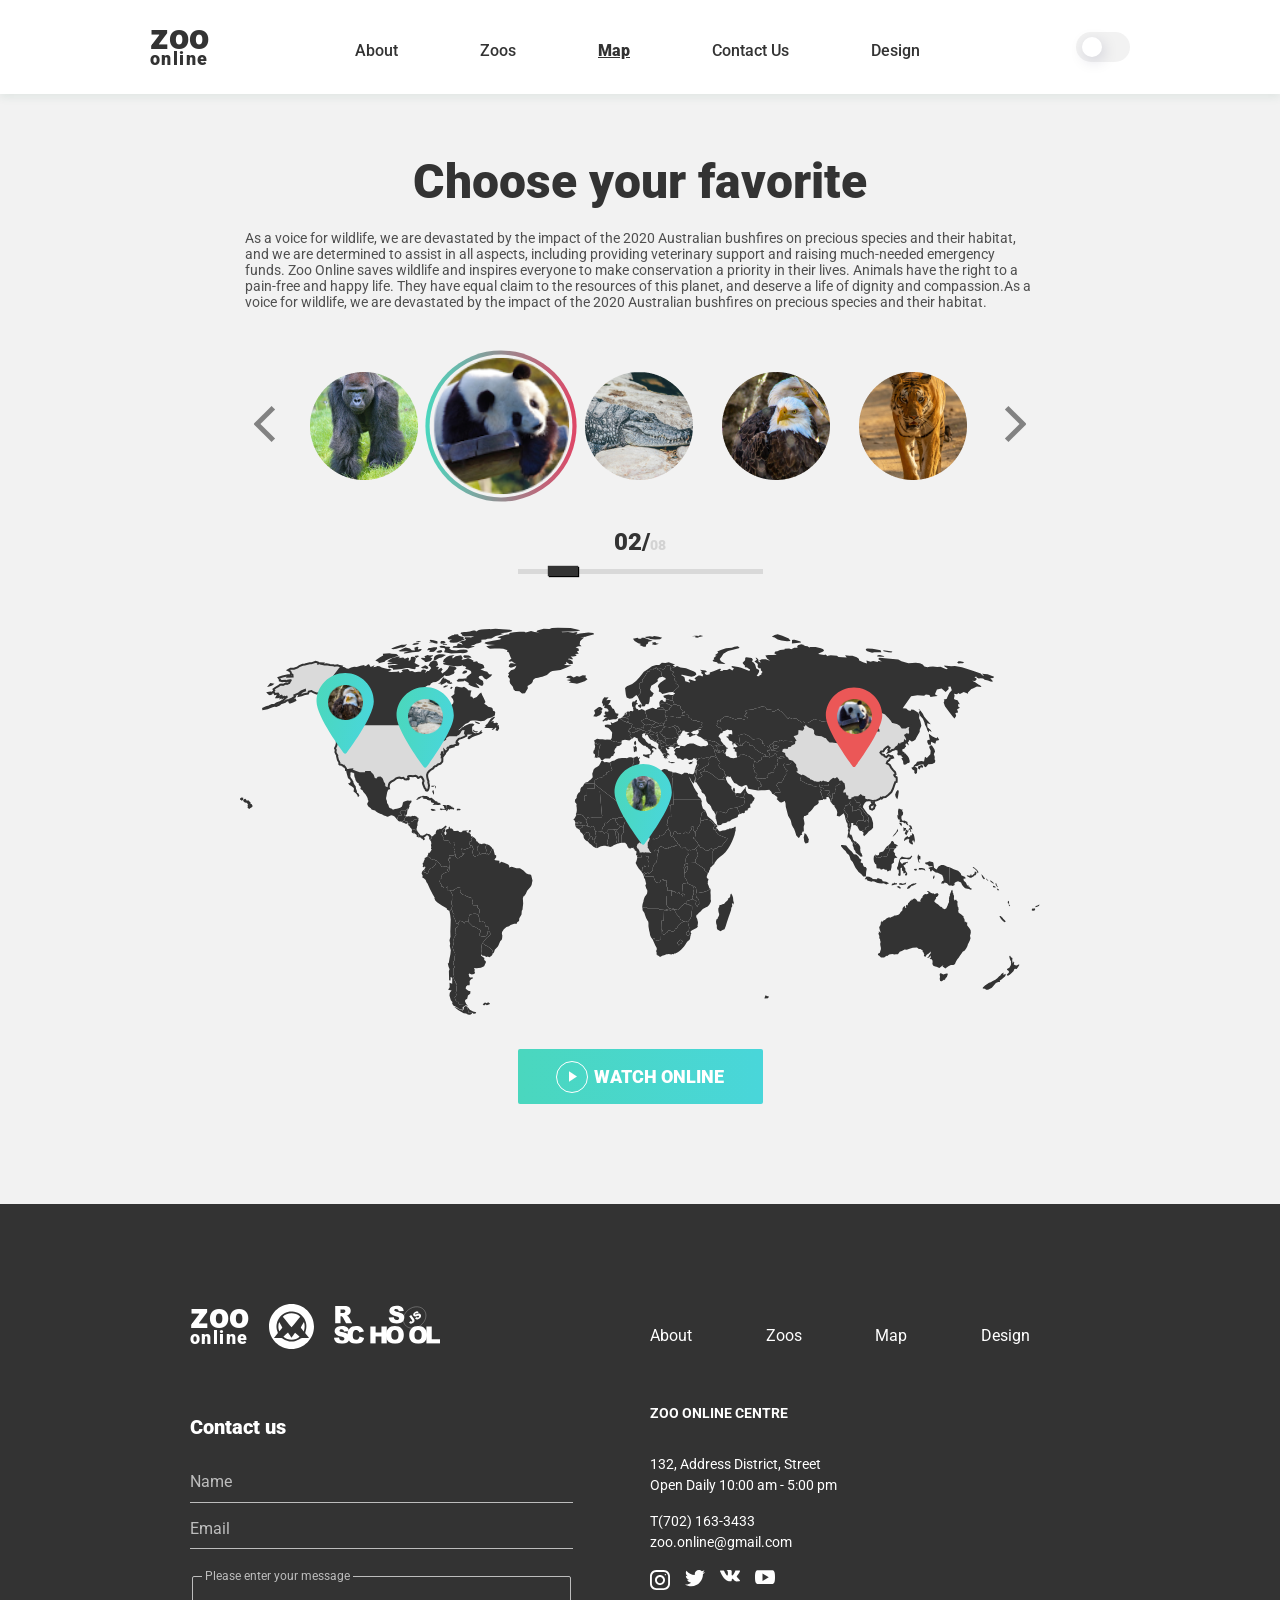
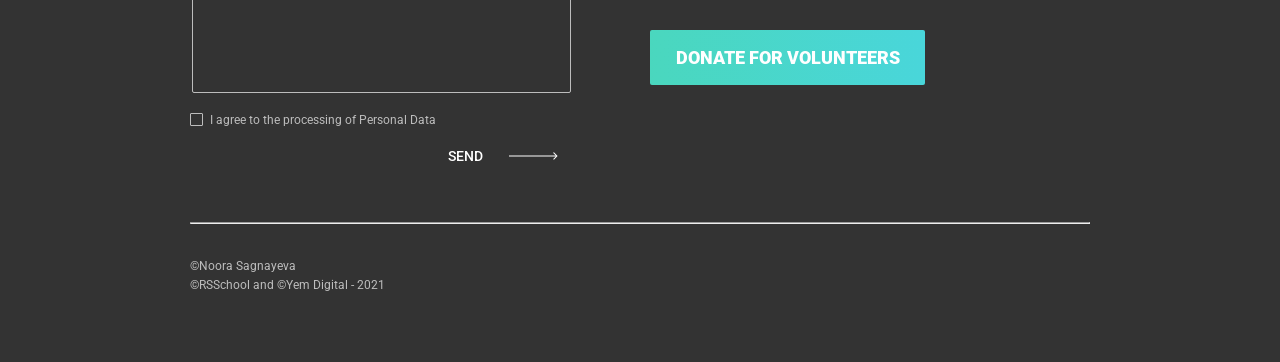
<file: pages/map/map.html>
<!DOCTYPE html>
<html lang="en">

<head>
  <meta charset="UTF-8">
  <meta http-equiv="X-UA-Compatible" content="IE=edge">
  <meta name="viewport" content="width=device-width, initial-scale=1.0">
  <link rel="preconnect" href="https://fonts.gstatic.com">
  <link href="https://fonts.googleapis.com/css2?family=Roboto:wght@400;500;900&display=swap" rel="stylesheet">
  <link rel="stylesheet" href="../../normalize.css">
  <link rel="stylesheet" href="./map.css">
  <title>ZOO online</title>
</head>

<body>
  <header class="header">
    <div class="header__container container">
      <h1 class="logo">
        <a class="logo__link" href="../landing/landing.html">
          <span class="logo__zoo">zoo</span>
          <span class="logo__online">online</span>
        </a>
      </h1>
      <nav class="nav">
        <ul class="nav-list">
          <li class="nav-list__item">
            <a class="nav-list__link" href="../landing/landing.html">about</a>
          </li>
          <li class="nav-list__item">
            <a class="nav-list__link" href="../zoos/panda/panda.html">zoos</a>
          </li>
          <li class="nav-list__item">
            <a class="nav-list__link nav-list__link_active" href="#">map</a>
          </li>
          <li class="nav-list__item">
            <a class="nav-list__link" href="#contact">contact us</a>
          </li>
          <li class="nav-list__item">
            <a class="nav-list__link" href="https://www.figma.com/file/HKt5Nlx0jghQtJp6jW9q8F/zooApp">design</a>
          </li>
        </ul>
      </nav>
      <div class="btns">
        <label class="theme-toggle" for="toggle">
          <input class="theme-toggle__checkbox" id="toggle" type="checkbox">
          <div class="theme-toggle__btn"></div>
        </label>
        <div class="nav-btn">
          <div class="nav-btn__line"></div>
        </div>
      </div>
    </div>
  </header>
  <main class="main">
    <section class="map">
      <div class="small-container small-container_column">
        <article class="description">
          <h3 class="title description__title">Choose your favorite</h3>
          <p class="text description__text">As a voice for wildlife, we are devastated by the impact of
            the 2020 Australian bushfires on precious species and their habitat, and
            we are determined to assist in all aspects, including providing veterinary
            support and raising much-needed emergency funds. Zoo Online saves wildlife
            and inspires everyone to make conservation a priority in their lives.
            Animals have the right to a pain-free and happy life. They have equal claim
            to the resources of this planet, and deserve a life of dignity and compassion.As
            a voice for wildlife, we are devastated by the impact of the 2020 Australian
            bushfires on precious species and their habitat.
          </p>
        </article>
        <div class="map__slider slider">
          <div class="slider-arrow slider-arrow_left"></div>
          <ul class="slider__list">
            <li class="slider__item monkey">
              <img class="animal-icon" src="../../assets/images/monkey-icon.png" alt="">
            </li>
            <li class="slider__item slider__item_active panda">
              <img class="animal-icon" src="../../assets/images/panda-icon.png" alt="">
            </li>
            <li class="slider__item crocodile">
              <img class="animal-icon" src="../../assets/images/crocodile-icon.png" alt="">
            </li>
            <li class="slider__item eagle">
              <img class="animal-icon" src="../../assets/images/eagle-icon.png" alt="">
            </li>
            <li class="slider__item">
              <img class="animal-icon" src="../../assets/images/tiger-icon.png" alt="">
            </li>
            <li class="slider__item">
              <img class="animal-icon" src="../../assets/images/elephant-icon.png" alt="">
            </li>
            <li class="slider__item">
              <img class="animal-icon" src="../../assets/images/lion-icon.png" alt="">
            </li>
            <li class="slider__item">
              <img class="animal-icon" src="../../assets/images/zebra-icon.png" alt="">
            </li>
          </ul>
          <div class="slider-arrow slider-arrow_right"></div>
        </div>
        <div class="map__progress progress">
          <div class="fraction">
            <span class="range-value">02</span>/<span class="fraction__scope">08</span>
          </div>
          <input class="range" type="range" value="1" min="0" max="7">
        </div>
        <div class="map__map-screen map-screen">
          <div class="mark mark_eagle" title="eagle" data-animal="eagle">
            <img src="../../assets/images/eagle-circle.png" alt="" class="mark__img">
          </div>
          <div class="mark mark_crocodile" title="crocodile" data-animal="crocodile">
            <img src="../../assets/images/crocodile-circle.png" alt="" class="mark__img">
          </div>
          <div class="mark mark_monkey" title="monkey" data-animal="monkey">
            <img src="../../assets/images/monkey-circle.png" alt="" class="mark__img">
          </div>
          <div class="mark mark_selected mark_panda" title="panda" data-animal="panda">
            <img src="../../assets/images/panda-circle.png" alt="" class="mark__img">
          </div>
        </div>
        <a href="../zoos/panda/panda.html" class="watch-btn">
          <div class="watch-btn__circle">
            <div class="watch-btn__arrow"></div>
          </div>
          watch online
        </a>
      </div>
    </section>
  </main>
  <footer class="footer">
    <div class="container">
      <div class="footer__content">
        <div class="left-content">
          <ul class="logos logos_mb">
            <li class="logos__item">
              <div class="logo logo_footer">
                <a class="logo__link" href="../landing/landing.html">
                  <span class="logo__zoo">zoo</span>
                  <span class="logo__online">online</span>
                </a>
              </div>
            </li>
            <li class="logos__item">
              <img src="../../assets/images/yem-digital.svg" alt="" class="yem-digital" title="Yem Digital">
            </li>
            <li class="logos__item">
              <img src="../../assets/images/rs_school.svg" alt="" class="rs-school" title="Rolling Scopes School">
            </li>
          </ul>
          <ul class="footer-nav footer-nav_vertical">
            <li class="footer-nav__item">
              <a href="../landing/landing.html" class="footer-nav__link">about</a>
            </li>
            <li class="footer-nav__item">
              <a href="../zoos/panda/panda.html" class="footer-nav__link">zoos</a>
            </li>
            <li class="footer-nav__item">
              <a href="./map.html" class="footer-nav__link">map</a>
            </li>
            <li class="footer-nav__item">
              <a href="https://www.figma.com/file/HKt5Nlx0jghQtJp6jW9q8F/zooApp" class="footer-nav__link">design</a>
            </li>
          </ul>
          <a href="#" name="contact"></a>
          <form action="" class="contact-form">
            <h3 class="contact-form__title">Contact us</h3>
            <input type="text" class="contact-form__name" placeholder="Name" required>
            <input type="email" class="contact-form__email" placeholder="Email" required>
            <fieldset class="contact-form__fieldset">
              <legend class="contact-form__legend">Please enter your message</legend>
              <textarea class="contact-form__textarea" name="" cols="35" rows="4" minlength="10" maxlength="280"
                required>
              </textarea>
            </fieldset>
            <input class="contact-form__checkbox" id="agreement" type="checkbox" required>
            <label class="contact-form__label" for="agreement">I agree to the processing of Personal Data</label>
            <div class="btn-container">
              <input class="contact-form__btn" type="submit" value="SEND">
            </div>
          </form>
        </div>
        <div class="right-content">
          <div class="nav-and-contacts">
            <ul class="footer-nav">
              <li class="footer-nav__item">
                <a href="../landing/landing.html" class="footer-nav__link">about</a>
              </li>
              <li class="footer-nav__item">
                <a href="../zoos/panda/panda.html" class="footer-nav__link">zoos</a>
              </li>
              <li class="footer-nav__item">
                <a href="../map/map.html" class="footer-nav__link">map</a>
              </li>
              <li class="footer-nav__item">
                <a href="https://www.figma.com/file/HKt5Nlx0jghQtJp6jW9q8F/zooApp" class="footer-nav__link">design</a>
              </li>
            </ul>
            <article class="contacts">
              <h4 class="contacts__title">ZOO Online Centre</h4>
              <address class="address">
                <div class="address__text">
                  <span class="address__span_mb">132, Address District, Street</span>
                  <span>Open Daily 10:00 am - 5:00 pm</span>
                </div>
                <a class="address__link address__link_mb" href="tel:+3757021633433">T(702) 163-3433</a>
                <a class="address__link" href="mailto:zoo.online@gmail.com">zoo.online@gmail.com</a>
              </address>
              <ul class="social social_line">
                <li class="social__item">
                  <a class="social__link social__link_insta" href="https://www.instagram.com/"></a>
                </li>
                <li class="social__item">
                  <a class="social__link social__link_twitter" href="https://twitter.com/"></a>
                </li>
                <li class="social__item">
                  <a class="social__link social__link_vk" href="https://vk.com/"></a>
                </li>
                <li class="social__item">
                  <a class="social__link social__link_youtube" href="https://www.youtube.com/"></a>
                </li>
              </ul>
            </article>
          </div>
          <a href="#" class="watch-btn watch-btn_footer">
            donate for volunteers
          </a>
        </div>
      </div>
      <hr class="footer-hr">
      <div class="copyrights">
        <div class="copyrights__text">©Noora Sagnayeva</div>
        <div class="copyrights__text">©RSSchool and ©Yem Digital - 2021</div>
      </div>
    </div>
  </footer>
  <script src="./map.js"></script>
</body>

</html>
</file>
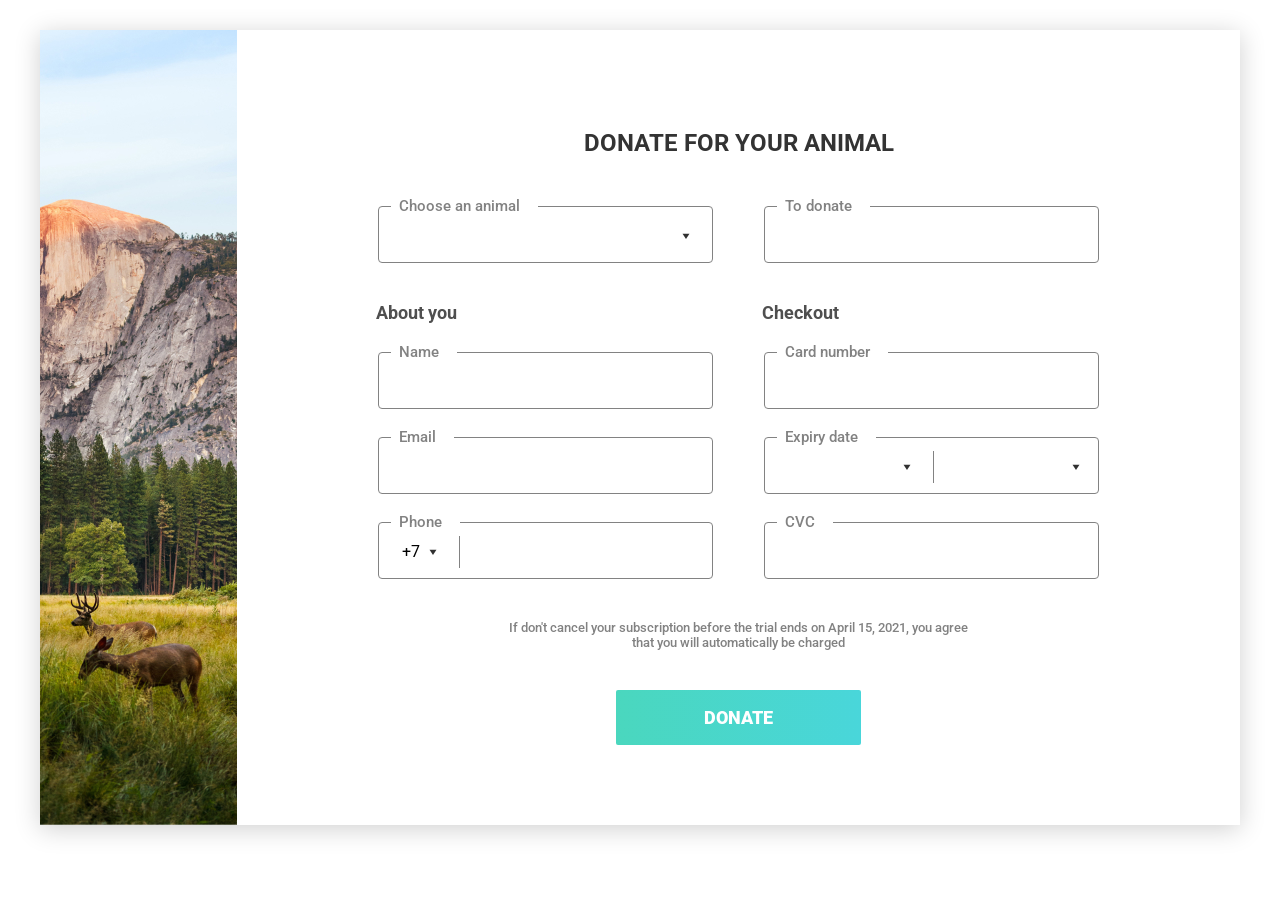
<file: pages/popap/popap.html>
<!DOCTYPE html>
<html lang="en">

<head>
  <meta charset="UTF-8">
  <meta http-equiv="X-UA-Compatible" content="IE=edge">
  <meta name="viewport" content="width=device-width, initial-scale=1.0">
  <link rel="preconnect" href="https://fonts.gstatic.com">
  <link href="https://fonts.googleapis.com/css2?family=Roboto:wght@400;500;900&display=swap" rel="stylesheet">
  <link rel="stylesheet" href="../../normalize.css">
  <link rel="stylesheet" href="./popap.css">
  <title>ZOO online</title>
</head>

<body>
  <div class="popap-wrapper">
    <div class="popap">
      <img class="popap__img" src="../../assets/images/popap-img.jpg" alt="">
      <section class="popap-content">
        <h3 class="popap-content__title">Donate for your animal </h3>
        <form class="popap-form" action="">
          <div class="popap-form__top-content">
            <fieldset class="popap-form__fieldset popap-form__fieldset_first">
              <legend class="popap-form__leagend">Сhoose an animal</legend>
              <select class="popap-form__field popap-form__select  popap-form__select_animal" name="" id="">
                <option value=""></option>
                <option value="">panda</option>
                <option value="">alligator</option>
                <option value="">eagle</option>
                <option value="">gorilla</option>
              </select>
            </fieldset>
            <fieldset class="popap-form__fieldset popap-form__fieldset_first">
              <legend class="popap-form__leagend">To donate</legend>
              <input class="popap-form__field" type="number">
            </fieldset>
          </div>
          <div class="popap-form__bottom-content">
            <div class="popap-form__left-content">
              <h4 class="popap-form__title">About you</h4>
              <fieldset class="popap-form__fieldset">
                <legend class="popap-form__leagend">Name</legend>
                <input class="popap-form__field" type="text">
              </fieldset>
              <fieldset class="popap-form__fieldset">
                <legend class="popap-form__leagend">Email</legend>
                <input class="popap-form__field" type="email">
              </fieldset>
              <fieldset class="popap-form__fieldset">
                <legend class="popap-form__leagend">Phone</legend>
                <select class="popap-form__simple-select popap-form__select" name="" id="">
                  <option value="">+7</option>
                </select>
                <div class="popap-form__separator"></div>
                <input class="popap-form__field popap-form__field_mobil" type="phone">
              </fieldset>
            </div>
            <div>
              <h4 class="popap-form__title">Checkout</h4>
              <fieldset class="popap-form__fieldset">
                <legend class="popap-form__leagend">Card number</legend>
                <input class="popap-form__field" type="number">
              </fieldset>
              <fieldset class="popap-form__fieldset">
                <legend class="popap-form__leagend">Expiry date</legend>
                <select class="popap-form__field popap-form__select" name="" id="">
                  <option value=""></option>
                </select>
                <div class="popap-form__separator"></div>
                <select class="popap-form__field popap-form__select popap-form__select_data" name="" id="">
                  <option value=""></option>
                </select>
              </fieldset>
              <fieldset class="popap-form__fieldset">
                <legend class="popap-form__leagend">CVC</legend>
                <input class="popap-form__field" type="number">
              </fieldset>
            </div>
          </div>
        </form>
        <p class="popap-content__text">If don't cancel your subscription before the trial ends on
          April 15, 2021, you agree that you will automatically be charged
        </p>
        <a href="#" class="watch-btn">donate</a>
      </section>
    </div>
  </div>
</body>

</html>
</file>
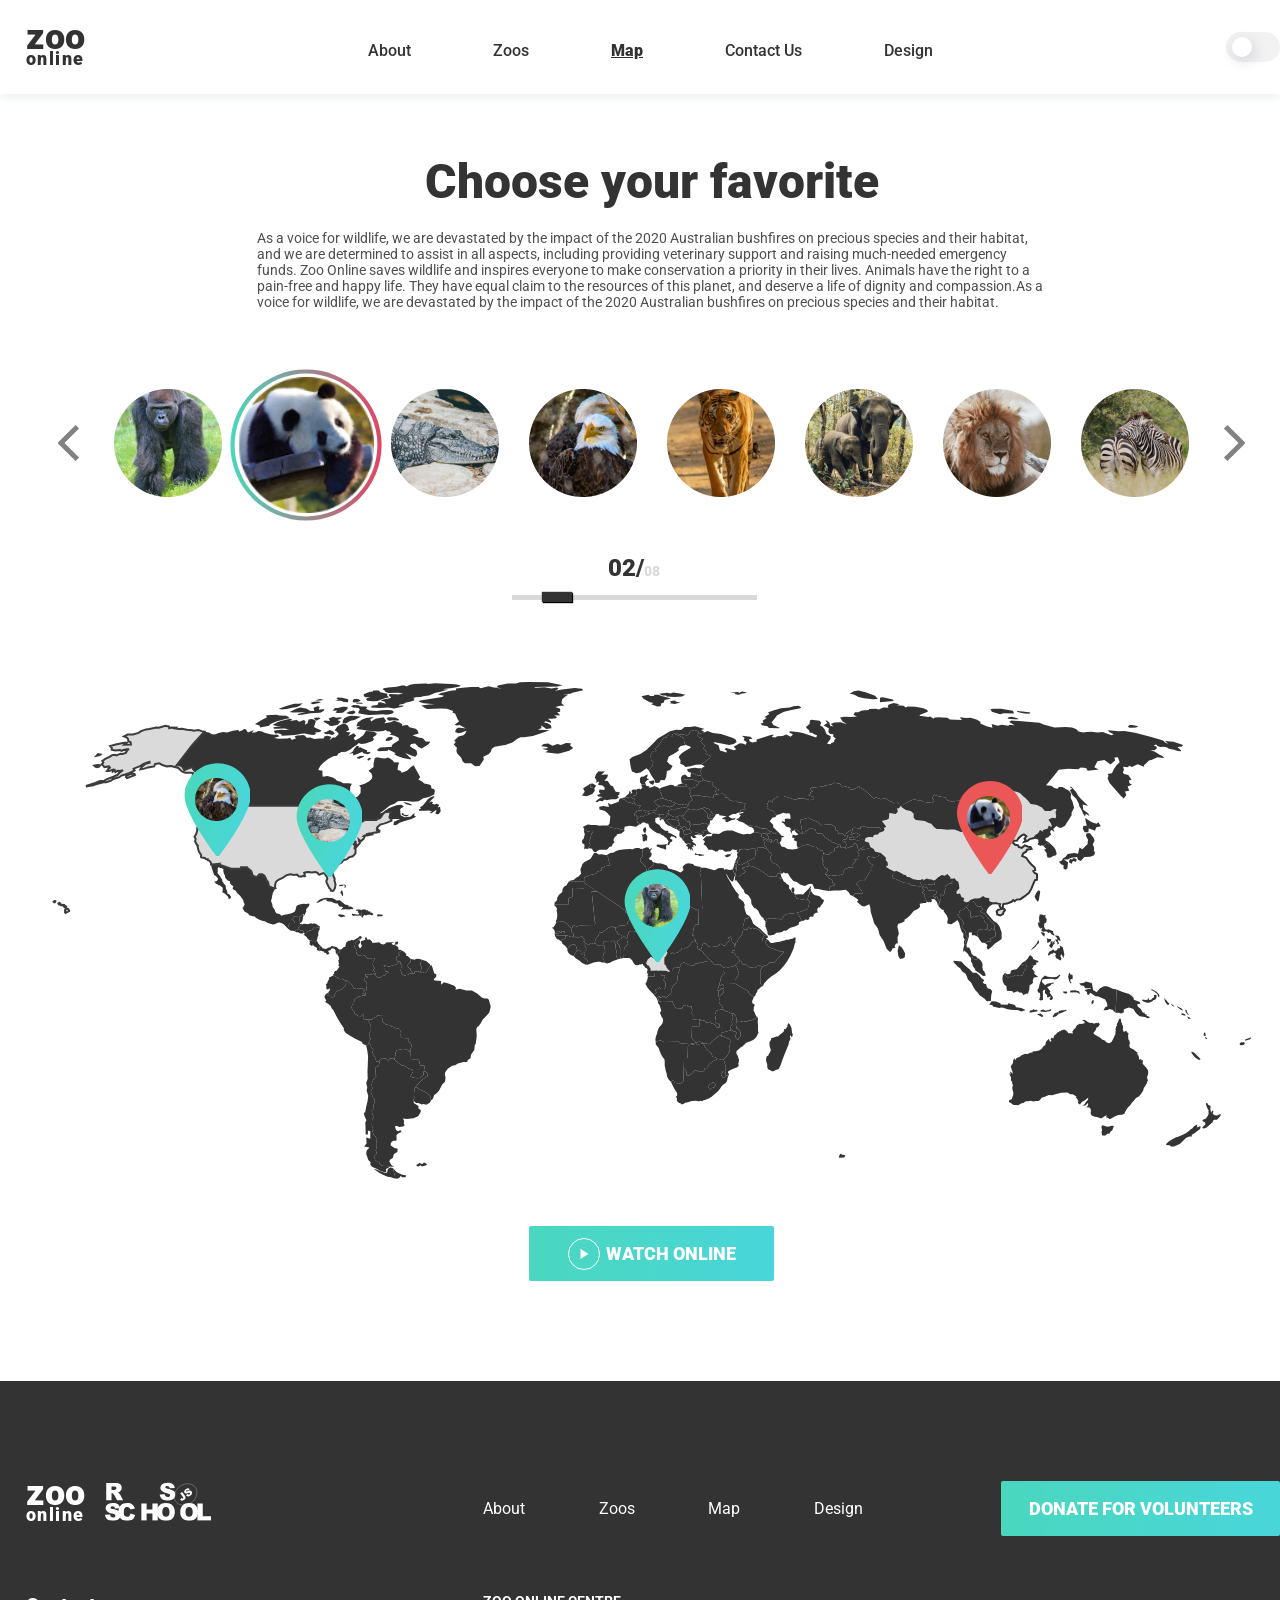
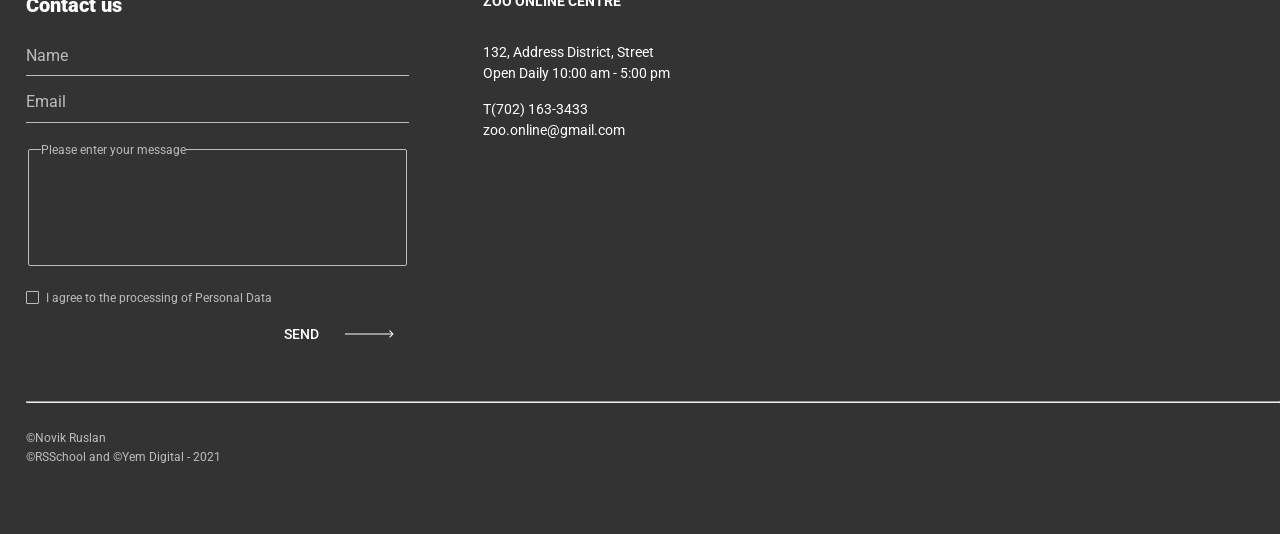
<file: online-zoo/pages/intermediate/intermediate.html>
<!DOCTYPE html>
<html lang="en">

<head>
  <meta charset="UTF-8">
  <meta http-equiv="X-UA-Compatible" content="IE=edge">
  <meta name="viewport" content="width=device-width, initial-scale=1.0">
  <title>Document</title>
  <link href="https://fonts.googleapis.com/css2?family=Roboto:wght@400;500;900&display=swap" rel="stylesheet">
  <link rel="stylesheet" href="../../normalize.css">
  <link rel="stylesheet" href="./intermediate.css">
</head>

<body>
  <header class="header">
    <div class="header__container container">
      <h1 class="logo">
        <a class="logo__link" href="/">
          <span class="logo__zoo">zoo</span>
          <span class="logo__online">online</span>
        </a>
      </h1>
      <nav>
        <ul class="nav-list">
          <li class="nav-list__item">
            <a class="nav-list__link" href="/">about</a>
          </li>
          <li class="nav-list__item">
            <a class="nav-list__link" href="#">zoos</a>
          </li>
          <li class="nav-list__item">
            <a class="nav-list__link nav-list__link_active" href="./intermediate.html">map</a>
          </li>
          <li class="nav-list__item">
            <a class="nav-list__link" href="#contact">contact us</a>
          </li>
          <li class="nav-list__item">
            <a class="nav-list__link" href="https://www.figma.com/file/HKt5Nlx0jghQtJp6jW9q8F/zooApp">design</a>
          </li>
        </ul>
      </nav>
      <div class="theme-toggle">
        <div class="theme-toggle__btn"></div>
      </div>
    </div>
  </header>
  <main class="main">
    <section class="map">
      <div class="small-container small-container_column">
        <article class="description">
          <h3 class="title description__title">Choose your favorite</h3>
          <p class="text description__text">As a voice for wildlife, we are devastated by the impact of
            the 2020 Australian bushfires on precious species and their habitat, and
            we are determined to assist in all aspects, including providing veterinary
            support and raising much-needed emergency funds. Zoo Online saves wildlife
            and inspires everyone to make conservation a priority in their lives.
            Animals have the right to a pain-free and happy life. They have equal claim
            to the resources of this planet, and deserve a life of dignity and compassion.As
            a voice for wildlife, we are devastated by the impact of the 2020 Australian
            bushfires on precious species and their habitat.
          </p>
        </article>
        <div class="map__slider slider">
          <div class="slider-arrow slider-arrow_left"></div>
          <ul class="slider__list">
            <li class="slider__item">
              <img class="animal-icon" src="../../assets/images/monkey-icon.png" alt="">
            </li>
            <li class="slider__item slider__item_selected">
              <img class="animal-icon" src="../../assets/images/panda-icon.png" alt="">
            </li>
            <li class="slider__item">
              <img class="animal-icon" src="../../assets/images/crocodile-icon.png" alt="">
            </li>
            <li class="slider__item">
              <img class="animal-icon" src="../../assets/images/eagle-icon.png" alt="">
            </li>
            <li class="slider__item">
              <img class="animal-icon" src="../../assets/images/tiger-icon.png" alt="">
            </li>
            <li class="slider__item">
              <img class="animal-icon" src="../../assets/images/elephant-icon.png" alt="">
            </li>
            <li class="slider__item">
              <img class="animal-icon" src="../../assets/images/lion-icon.png" alt="">
            </li>
            <li class="slider__item">
              <img class="animal-icon" src="../../assets/images/zebra-icon.png" alt="">
            </li>
          </ul>
          <div class="slider-arrow slider-arrow_right"></div>
        </div>
        <div class="map__progress progress">
          <div class="fraction">
            02/<span class="fraction__scope">08</span>
          </div>
          <input class="range" type="range" value="2" min="1" max="8">
        </div>
        <div class="map__map-screen map-screen">
          <div class="mark mark_eagle" title="eagle">
            <img src="../../assets/images/eagle-circle.png" alt="" class="mark__img">
          </div>
          <div class="mark mark_crocadile" title="crocodile">
            <img src="../../assets/images/crocodile-circle.png" alt="" class="mark__img">
          </div>
          <div class="mark mark_monkey" title="monkey">
            <img src="../../assets/images/monkey-circle.png" alt="" class="mark__img">
          </div>
          <div class="mark mark_selected mark_ponda" title="panda">
            <img src="../../assets/images/panda-circle.png" alt="" class="mark__img">
          </div>
        </div>
        <a href="#" class="watch-btn">
          <div class="watch-btn__circle">
            <div class="watch-btn__arrow"></div>
          </div>
          watch online
        </a>
      </div>
    </section>
  </main>
  <footer class="footer">
    <div class="container">
      <div class="footer__content">
        <div class="left-content">
          <ul class="logos logos_mb">
            <li class="logos__item">
              <div class="logo logo_footer" title="Online Zoo">
                <span class="logo__zoo">zoo</span>
                <span class="logo__online">online</span>
              </div>
            </li>
            <li class="logos__item">
              <img src="../../assets/images/rs_school.svg" alt="" class="rs-school" title="Rolling Scopes School">
            </li>
          </ul>
          <a href="" name="contact"></a>
          <form action="" class="contact-form">
            <h3 class="contact-form__title">Contact us</h3>
            <input type="text" class="contact-form__name" placeholder="Name" required>
            <input type="email" class="contact-form__email" placeholder="Email" required>
            <fieldset class="contact-form__fieldset">
              <legend class="contact-form__legend">Please enter your message</legend>
              <textarea class="contact-form__textarea" name="" cols="35" rows="4" minlength="10" maxlength="280"
                required>
              </textarea>
            </fieldset>
            <input class="contact-form__checkbox" id="agreement" type="checkbox" required>
            <label class="contact-form__label" for="agreement">I agree to the processing of Personal Data</label>
            <div class="btn-container">
              <input class="contact-form__btn" type="submit" value="SEND">
            </div>
          </form>
        </div>
        <div class="right-content">
          <div class="nav-and-btn">
            <ul class="footer-nav">
              <li class="footer-nav__item">
                <a href="/" class="footer-nav__link">about</a>
              </li>
              <li class="footer-nav__item">
                <a href="#" class="footer-nav__link">zoos</a>
              </li>
              <li class="footer-nav__item">
                <a href="./intermediate.html" class="footer-nav__link">map</a>
              </li>
              <li class="footer-nav__item">
                <a href="#" class="footer-nav__link">design</a>
              </li>
            </ul>
            <a href="#" class="watch-btn watch-btn_footer">
              donate for volunteers
            </a>
          </div>
          <article class="contacts">
            <h4 class="contacts__title">ZOO Online Centre</h4>
            <address class="address">
              <div class="address__text">
                <span class="address__span_mb">132, Address District, Street</span>
                <span>Open Daily 10:00 am - 5:00 pm</span>
              </div>
              <a class="address__link address__link_mb" href="tel:+3757021633433">T(702) 163-3433</a>
              <a class="address__link" href="mailto:zoo.online@gmail.com">zoo.online@gmail.com</a>
            </address>
            <ul class="social social_line">
              <li class="social__item">
                <a class="social__link social__link_insta" href="https://www.instagram.com/"></a>
              </li>
              <li class="social__item">
                <a class="social__link social__link_twitter" href="https://twitter.com/"></a>
              </li>
              <li class="social__item">
                <a class="social__link social__link_vk" href="https://vk.com/"></a>
              </li>
              <li class="social__item">
                <a class="social__link social__link_youtube" href="https://www.youtube.com/"></a>
              </li>
            </ul>
          </article>
        </div>
      </div>
      <hr class="footer-hr">
      <div class="copyrights">
        <div class="copyrights__text">©Novik Ruslan</div>
        <div class="copyrights__text">©RSSchool and ©Yem Digital - 2021</div>
      </div>
    </div>
  </footer>
</body>

</html>
</file>
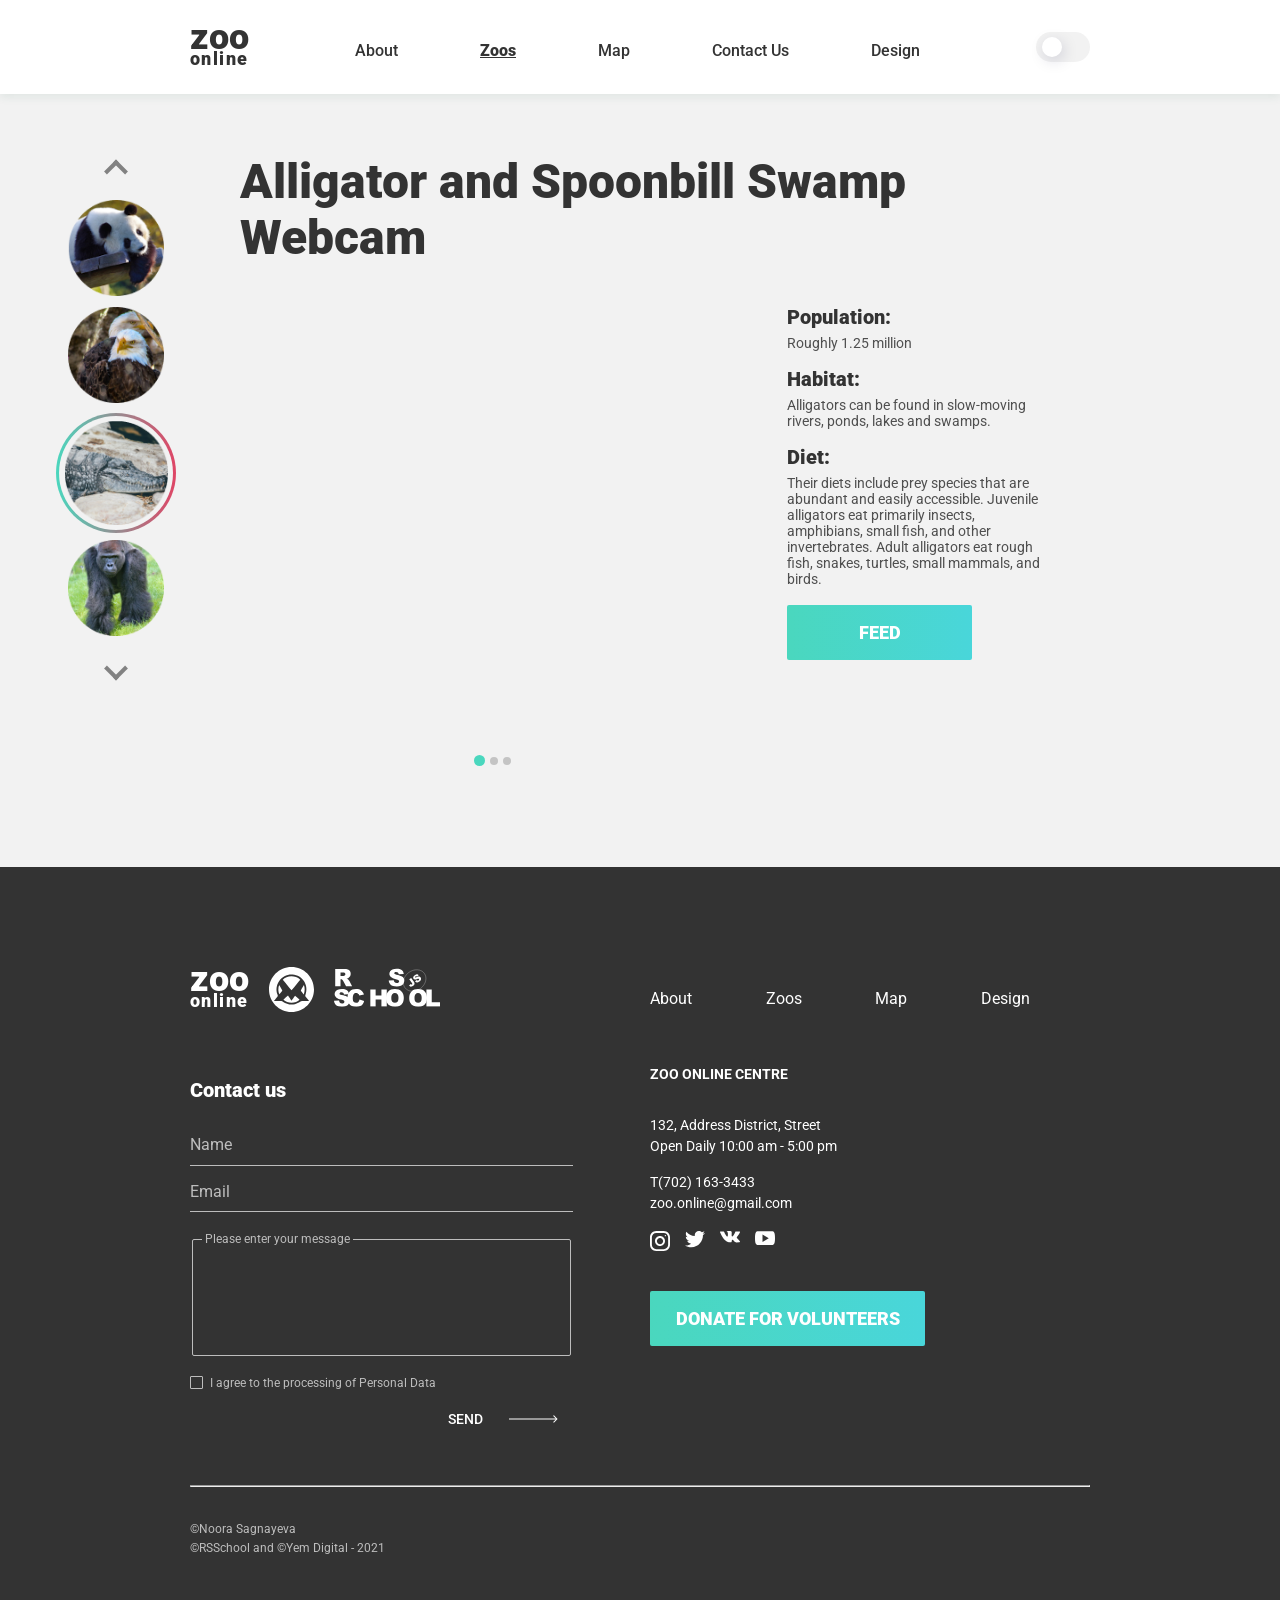
<file: pages/zoos/crocodile/crocodile.html>
<!DOCTYPE html>
<html lang="en">

<head>
  <meta charset="UTF-8">
  <meta http-equiv="X-UA-Compatible" content="IE=edge">
  <meta name="viewport" content="width=device-width, initial-scale=1.0">
  <link rel="preconnect" href="https://fonts.gstatic.com">
  <link href="https://fonts.googleapis.com/css2?family=Roboto:wght@400;500;900&display=swap" rel="stylesheet">
  <link rel="stylesheet" href="../../../normalize.css">
  <link rel="stylesheet" href="./crocodile.css">
  <title>ZOO online</title>
</head>

<body>
  <header class="header">
    <div class="header__container container">
      <h1 class="logo">
        <a class="logo__link" href="../../landing/landing.html">
          <span class="logo__zoo">zoo</span>
          <span class="logo__online">online</span>
        </a>
      </h1>
      <nav class="nav">
        <ul class="nav-list">
          <li class="nav-list__item">
            <a class="nav-list__link" href="../../landing/landing.html">about</a>
          </li>
          <li class="nav-list__item">
            <a class="nav-list__link nav-list__link_active" href="#">zoos</a>
          </li>
          <li class="nav-list__item">
            <a class="nav-list__link" href="../../map/map.html">map</a>
          </li>
          <li class="nav-list__item">
            <a class="nav-list__link" href="#contact">contact us</a>
          </li>
          <li class="nav-list__item">
            <a class="nav-list__link" href="https://www.figma.com/file/HKt5Nlx0jghQtJp6jW9q8F/zooApp">design</a>
          </li>
        </ul>
      </nav>
      <div class="btns">
        <label class="theme-toggle" for="toggle">
          <input class="theme-toggle__checkbox" id="toggle" type="checkbox">
          <div class="theme-toggle__btn"></div>
        </label>
        <div class="nav-btn">
          <div class="nav-btn__line"></div>
        </div>
      </div>
    </div>
  </header>
  <main class="main">
    <div class="main-wrapper">
      <aside class="side-bar">
        <div class="slider">
          <div class="slider-arrow slider-arrow_left"></div>
          <ul class="slider__list">
            <li class="slider__item">
              <a href="../panda/panda.html">
                <img class="animal-icon" src="../../../assets/images/panda-icon.png" alt="" title="panda">
              </a>
            </li>
            <li class="slider__item">
              <a href="../eagle/eagle.html">
                <img class="animal-icon" src="../../../assets/images/eagle-icon.png" alt="" title="eagle">
              </a>
            </li>
            <li class="slider__item slider__item_selected">
              <img class="animal-icon" src="../../../assets/images/crocodile-icon.png" alt="" title="crocodile">
            </li>
            <li class="slider__item">
              <a href="../monkey/monkey.html">
                <img class="animal-icon" src="../../../assets/images/monkey-icon.png" alt="" title="monkey">
              </a>
            </li>
          </ul>
          <div class="slider-arrow slider-arrow_right"></div>
        </div>
      </aside>
      <section class="zoo">
        <div class="small-container">
          <h3 class="zoo__title title">Alligator and Spoonbill Swamp Webcam</h3>
          <div class="zoo__content">
            <div class="zoo__left-content">
              <div class="zoo__screen">Loading</div>
              <iframe class="zoo__iframe" width="790" height="442"
                src="https://www.youtube.com/embed/EnxRJii_dp8?autoplay=1" title="YouTube video player" frameborder="0"
                allow="accelerometer; autoplay; clipboard-write; encrypted-media; gyroscope; picture-in-picture"
                allowfullscreen></iframe>
              <ul class="iframes">
                <il class="iframes__item">
                  <div class="iframes__screen"></div>
                  <iframe width="246" height="141" src="https://www.youtube.com/embed/boQgZGj9Umg"
                    title="YouTube video player" frameborder="0"
                    allow="accelerometer; autoplay; clipboard-write; encrypted-media; gyroscope; picture-in-picture"
                    allowfullscreen></iframe>
                </il>
                <il class="iframes__item">
                  <div class="iframes__screen"></div>
                  <iframe width="246" height="141" src="https://www.youtube.com/embed/6Ozyzy4X-XA"
                    title="YouTube video player" frameborder="0"
                    allow="accelerometer; autoplay; clipboard-write; encrypted-media; gyroscope; picture-in-picture"
                    allowfullscreen></iframe>
                </il>
                <il class="iframes__item">
                  <div class="iframes__screen"></div>
                  <iframe width="246" height="141" src="https://www.youtube.com/embed/WVzBmHDG-5g"
                    title="YouTube video player" frameborder="0"
                    allow="accelerometer; autoplay; clipboard-write; encrypted-media; gyroscope; picture-in-picture"
                    allowfullscreen></iframe>
                </il>
                <il class="iframes__item">
                  <div class="iframes__screen"></div>
                  <iframe width="246" height="141" src="https://www.youtube.com/embed/EnxRJii_dp8"
                    title="YouTube video player" frameborder="0"
                    allow="accelerometer; autoplay; clipboard-write; encrypted-media; gyroscope; picture-in-picture"
                    allowfullscreen></iframe>
                </il>
                <il class="iframes__item">
                  <div class="iframes__screen"></div>
                  <iframe width="246" height="141" src="https://www.youtube.com/embed/EnxRJii_dp8"
                    title="YouTube video player" frameborder="0"
                    allow="accelerometer; autoplay; clipboard-write; encrypted-media; gyroscope; picture-in-picture"
                    allowfullscreen></iframe>
                </il>
                <il class="iframes__item">
                  <div class="iframes__screen"></div>
                  <iframe width="246" height="141" src="https://www.youtube.com/embed/EnxRJii_dp8"
                    title="YouTube video player" frameborder="0"
                    allow="accelerometer; autoplay; clipboard-write; encrypted-media; gyroscope; picture-in-picture"
                    allowfullscreen></iframe>
                </il>
                <il class="iframes__item">
                  <div class="iframes__screen"></div>
                  <iframe width="246" height="141" src="https://www.youtube.com/embed/EnxRJii_dp8"
                    title="YouTube video player" frameborder="0"
                    allow="accelerometer; autoplay; clipboard-write; encrypted-media; gyroscope; picture-in-picture"
                    allowfullscreen></iframe>
                </il>
              </ul>
              <div class="zoo__points">
                <ul class="points">
                  <li class="points__item"></li>
                  <li class="points__item"></li>
                  <li class="points__item"></li>
                </ul>
              </div>
            </div>
            <div class="zoo__right-content">
              <ul class="info">
                <li class="info__item">
                  <article>
                    <h4 class="info__title">Population:</h4>
                    <p class="text">Roughly 1.25 million </p>
                  </article>
                </li>
                <li class="info__item">
                  <article>
                    <h4 class="info__title">Habitat:</h4>
                    <p class="text">Alligators can be found in slow-moving rivers,
                      ponds, lakes and swamps.
                    </p>
                  </article>
                </li>
                <li class="info__item">
                  <article>
                    <h4 class="info__title">Diet:</h4>
                    <p class="text info__text_last">Their diets include prey species
                      that are abundant and easily accessible. Juvenile alligators eat
                      primarily insects, amphibians, small fish, and other invertebrates.
                      Adult alligators eat rough fish, snakes, turtles, small mammals,
                      and birds.
                    </p>
                  </article>
                </li>
              </ul>
              <a class="zoo__btn watch-btn" href="#">feed</a>
            </div>
          </div>
        </div>
      </section>
    </div>
  </main>
  <footer class="footer">
    <div class="container">
      <div class="footer__content">
        <div class="left-content">
          <ul class="logos logos_mb">
            <li class="logos__item">
              <div class="logo logo_footer">
                <a class="logo__link" href="../../landing/landing.html">
                  <span class="logo__zoo">zoo</span>
                  <span class="logo__online">online</span>
                </a>
              </div>
            </li>
            <li class="logos__item">
              <img src="../../../assets/images/yem-digital.svg" alt="" class="yem-digital" title="Yem Digital">
            </li>
            <li class="logos__item">
              <img src="../../../assets/images/rs_school.svg" alt="" class="rs-school" title="Rolling Scopes School">
            </li>
          </ul>
          <ul class="footer-nav footer-nav_vertical">
            <li class="footer-nav__item">
              <a href="../../landing/landing.html" class="footer-nav__link">about</a>
            </li>
            <li class="footer-nav__item">
              <a href="./crocodile.html" class="footer-nav__link">zoos</a>
            </li>
            <li class="footer-nav__item">
              <a href="../../map/map.html" class="footer-nav__link">map</a>
            </li>
            <li class="footer-nav__item">
              <a href="https://www.figma.com/file/HKt5Nlx0jghQtJp6jW9q8F/zooApp" class="footer-nav__link">design</a>
            </li>
          </ul>
          <a href="#" name="contact"></a>
          <form action="" class="contact-form">
            <h3 class="contact-form__title">Contact us</h3>
            <input type="text" class="contact-form__name" placeholder="Name" required>
            <input type="email" class="contact-form__email" placeholder="Email" required>
            <fieldset class="contact-form__fieldset">
              <legend class="contact-form__legend">Please enter your message</legend>
              <textarea class="contact-form__textarea" name="" cols="35" rows="4" minlength="10" maxlength="280"
                required>
              </textarea>
            </fieldset>
            <input class="contact-form__checkbox" id="agreement" type="checkbox" required>
            <label class="contact-form__label" for="agreement">I agree to the processing of Personal Data</label>
            <div class="btn-container">
              <input class="contact-form__btn" type="submit" value="SEND">
            </div>
          </form>
        </div>
        <div class="right-content">
          <div class="nav-and-contacts">
            <ul class="footer-nav">
              <li class="footer-nav__item">
                <a href="../../landing/landing.html" class="footer-nav__link">about</a>
              </li>
              <li class="footer-nav__item">
                <a href="./crocodile.html" class="footer-nav__link">zoos</a>
              </li>
              <li class="footer-nav__item">
                <a href="../../map/map.html" class="footer-nav__link">map</a>
              </li>
              <li class="footer-nav__item">
                <a href="https://www.figma.com/file/HKt5Nlx0jghQtJp6jW9q8F/zooApp" class="footer-nav__link">design</a>
              </li>
            </ul>
            <article class="contacts">
              <h4 class="contacts__title">ZOO Online Centre</h4>
              <address class="address">
                <div class="address__text">
                  <span class="address__span_mb">132, Address District, Street</span>
                  <span>Open Daily 10:00 am - 5:00 pm</span>
                </div>
                <a class="address__link address__link_mb" href="tel:+3757021633433">T(702) 163-3433</a>
                <a class="address__link" href="mailto:zoo.online@gmail.com">zoo.online@gmail.com</a>
              </address>
              <ul class="social social_line">
                <li class="social__item">
                  <a class="social__link social__link_insta" href="https://www.instagram.com/"></a>
                </li>
                <li class="social__item">
                  <a class="social__link social__link_twitter" href="https://twitter.com/"></a>
                </li>
                <li class="social__item">
                  <a class="social__link social__link_vk" href="https://vk.com/"></a>
                </li>
                <li class="social__item">
                  <a class="social__link social__link_youtube" href="https://www.youtube.com/"></a>
                </li>
              </ul>
            </article>
          </div>
          <a href="#" class="watch-btn watch-btn_footer">
            donate for volunteers
          </a>
        </div>
      </div>
      <hr class="footer-hr">
      <div class="copyrights">
        <div class="copyrights__text">©Noora Sagnayeva</div>
        <div class="copyrights__text">©RSSchool and ©Yem Digital - 2021</div>
      </div>
    </div>
  </footer>
  <script src="./crocodile.js"></script>
</body>

</html>
</file>
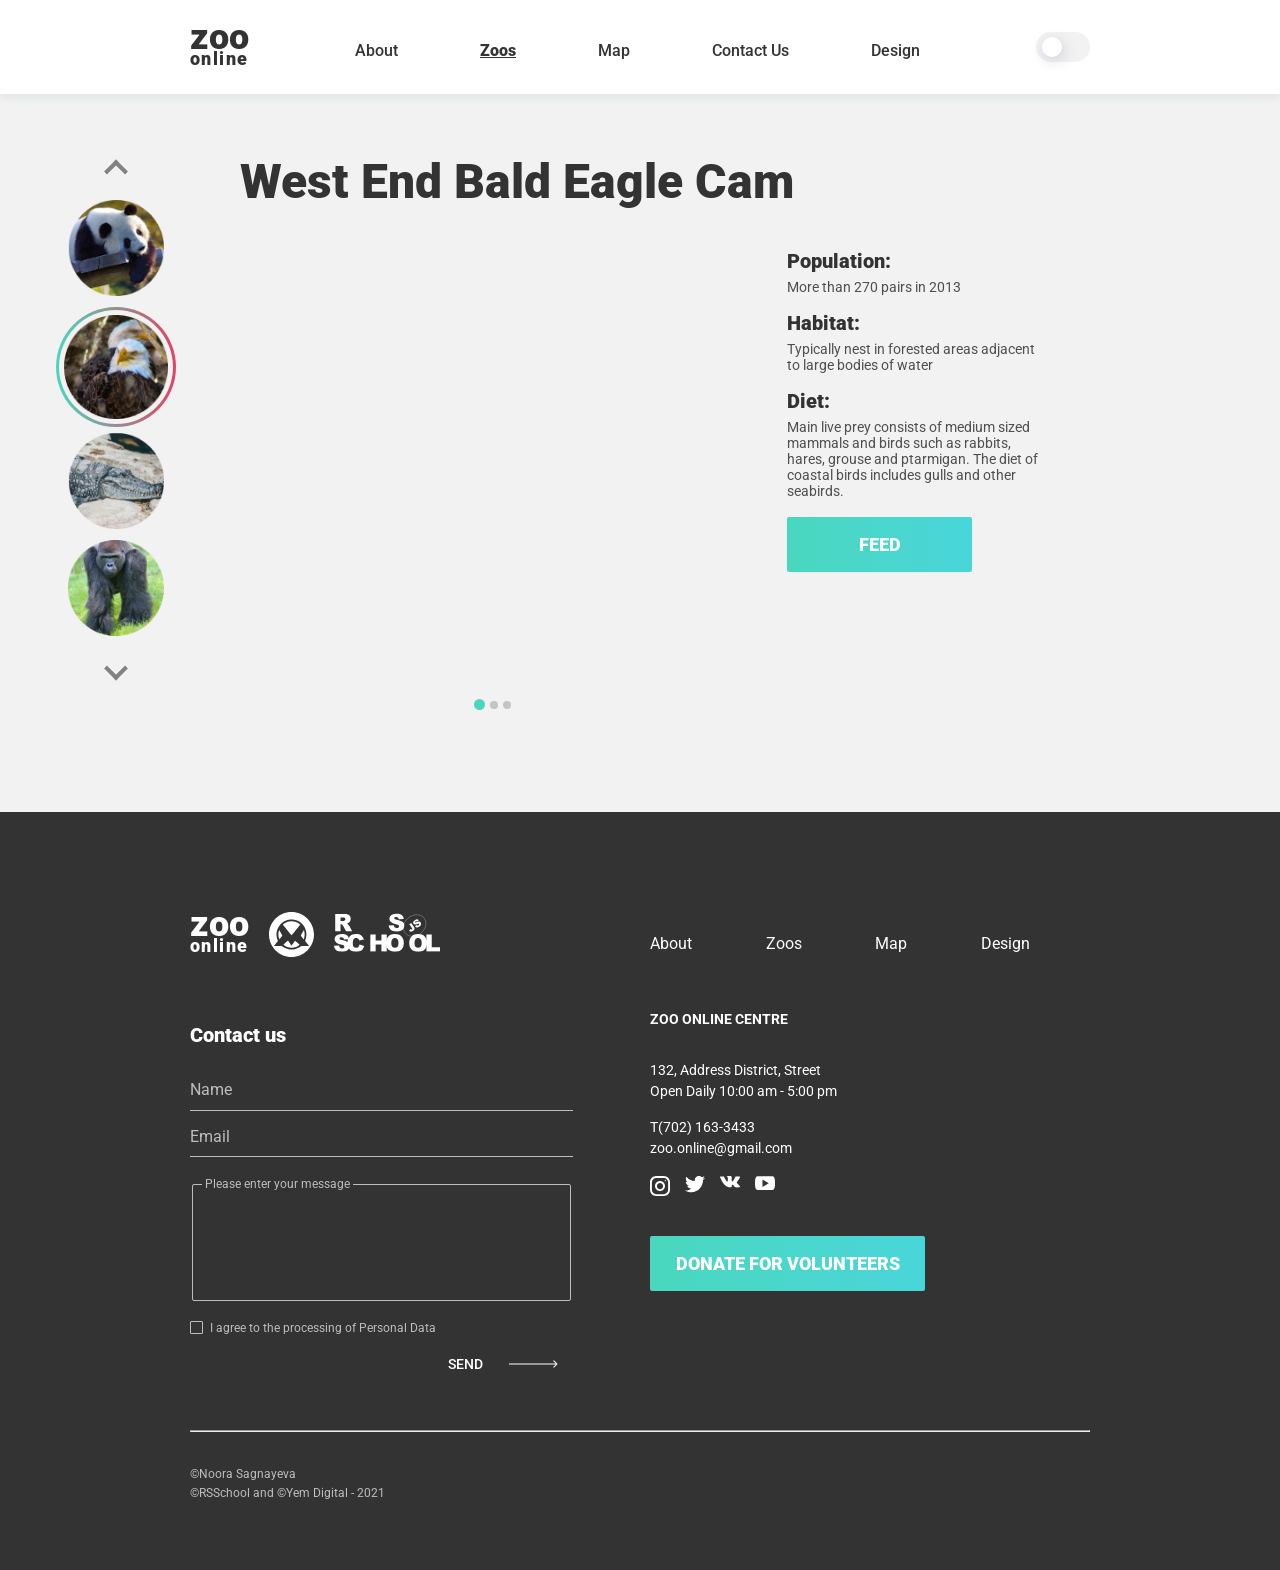
<file: pages/zoos/eagle/eagle.html>
<!DOCTYPE html>
<html lang="en">

<head>
  <meta charset="UTF-8">
  <meta http-equiv="X-UA-Compatible" content="IE=edge">
  <meta name="viewport" content="width=device-width, initial-scale=1.0">
  <link rel="preconnect" href="https://fonts.gstatic.com">
  <link href="https://fonts.googleapis.com/css2?family=Roboto:wght@400;500;900&display=swap" rel="stylesheet">
  <link rel="stylesheet" href="../../../normalize.css">
  <link rel="stylesheet" href="./eagle.css">
  <title>ZOO online</title>
</head>

<body>
  <header class="header">
    <div class="header__container container">
      <h1 class="logo">
        <a class="logo__link" href="../../landing/landing.html">
          <span class="logo__zoo">zoo</span>
          <span class="logo__online">online</span>
        </a>
      </h1>
      <nav class="nav">
        <ul class="nav-list">
          <li class="nav-list__item">
            <a class="nav-list__link" href="../../landing/landing.html">about</a>
          </li>
          <li class="nav-list__item">
            <a class="nav-list__link nav-list__link_active" href="#">zoos</a>
          </li>
          <li class="nav-list__item">
            <a class="nav-list__link" href="../../map/map.html">map</a>
          </li>
          <li class="nav-list__item">
            <a class="nav-list__link" href="#contact">contact us</a>
          </li>
          <li class="nav-list__item">
            <a class="nav-list__link" href="https://www.figma.com/file/HKt5Nlx0jghQtJp6jW9q8F/zooApp">design</a>
          </li>
        </ul>
      </nav>
      <div class="btns">
        <label class="theme-toggle" for="toggle">
          <input class="theme-toggle__checkbox" id="toggle" type="checkbox">
          <div class="theme-toggle__btn"></div>
        </label>
        <div class="nav-btn">
          <div class="nav-btn__line"></div>
        </div>
      </div>
    </div>
  </header>
  <main class="main">
    <div class="main-wrapper">
      <aside class="side-bar">
        <div class="slider">
          <div class="slider-arrow slider-arrow_left"></div>
          <ul class="slider__list">
            <li class="slider__item">
              <a href="../panda/panda.html">
                <img class="animal-icon" src="../../../assets/images/panda-icon.png" alt="" title="panda">
              </a>
            </li>
            <li class="slider__item slider__item_selected">
              <img class="animal-icon" src="../../../assets/images/eagle-icon.png" alt="" title="eagle">
            </li>
            <li class="slider__item">
              <a href="../crocodile/crocodile.html">
                <img class="animal-icon" src="../../../assets/images/crocodile-icon.png" alt="" title="crocodile">
              </a>
            </li>
            <li class="slider__item">
              <a href="../monkey/monkey.html">
                <img class="animal-icon" src="../../../assets/images/monkey-icon.png" alt="" title="monkey">
              </a>
            </li>
          </ul>
          <div class="slider-arrow slider-arrow_right"></div>
        </div>
      </aside>
      <section class="zoo">
        <div class="small-container">
          <h3 class="zoo__title title">West End Bald Eagle Cam</h3>
          <div class="zoo__content">
            <div class="zoo__left-content">
              <div class="zoo__screen">Loading</div>
              <iframe class="zoo__iframe" width="790" height="442"
                src="https://www.youtube.com/embed/7utMaDb1W08?autoplay=1" title="YouTube video player" frameborder="0"
                allow="accelerometer; autoplay; clipboard-write; encrypted-media; gyroscope; picture-in-picture"
                allowfullscreen></iframe>
              <ul class="iframes">
                <il class="iframes__item">
                  <div class="iframes__screen"></div>
                  <iframe width="246" height="141" src="https://www.youtube.com/embed/dUE_AMCliSU"
                    title="YouTube video player" frameborder="0"
                    allow="accelerometer; autoplay; clipboard-write; encrypted-media; gyroscope; picture-in-picture"
                    allowfullscreen></iframe>
                </il>
                <il class="iframes__item">
                  <div class="iframes__screen"></div>
                  <iframe width="246" height="141" src="https://www.youtube.com/embed/BBsbDns_tu4"
                    title="YouTube video player" frameborder="0"
                    allow="accelerometer; autoplay; clipboard-write; encrypted-media; gyroscope; picture-in-picture"
                    allowfullscreen></iframe>
                </il>
                <il class="iframes__item">
                  <div class="iframes__screen"></div>
                  <iframe width="246" height="141" src="https://www.youtube.com/embed/2P0VCMYZenw"
                    title="YouTube video player" frameborder="0"
                    allow="accelerometer; autoplay; clipboard-write; encrypted-media; gyroscope; picture-in-picture"
                    allowfullscreen></iframe>
                </il>
                <il class="iframes__item">
                  <div class="iframes__screen"></div>
                  <iframe width="246" height="141" src="https://www.youtube.com/embed/7utMaDb1W08"
                    title="YouTube video player" frameborder="0"
                    allow="accelerometer; autoplay; clipboard-write; encrypted-media; gyroscope; picture-in-picture"
                    allowfullscreen></iframe>
                </il>
                <il class="iframes__item">
                  <div class="iframes__screen"></div>
                  <iframe width="246" height="141" src="https://www.youtube.com/embed/7utMaDb1W08"
                    title="YouTube video player" frameborder="0"
                    allow="accelerometer; autoplay; clipboard-write; encrypted-media; gyroscope; picture-in-picture"
                    allowfullscreen></iframe>
                </il>
                <il class="iframes__item">
                  <div class="iframes__screen"></div>
                  <iframe width="246" height="141" src="https://www.youtube.com/embed/7utMaDb1W08"
                    title="YouTube video player" frameborder="0"
                    allow="accelerometer; autoplay; clipboard-write; encrypted-media; gyroscope; picture-in-picture"
                    allowfullscreen></iframe>
                </il>
                <il class="iframes__item">
                  <div class="iframes__screen"></div>
                  <iframe width="246" height="141" src="https://www.youtube.com/embed/7utMaDb1W08"
                    title="YouTube video player" frameborder="0"
                    allow="accelerometer; autoplay; clipboard-write; encrypted-media; gyroscope; picture-in-picture"
                    allowfullscreen></iframe>
                </il>
              </ul>
              <div class="zoo__points">
                <ul class="points">
                  <li class="points__item"></li>
                  <li class="points__item"></li>
                  <li class="points__item"></li>
                </ul>
              </div>
            </div>
            <div class="zoo__right-content">
              <ul class="info">
                <li class="info__item">
                  <article>
                    <h4 class="info__title">Population:</h4>
                    <p class="text">More than 270 pairs in 2013</p>
                  </article>
                </li>
                <li class="info__item">
                  <article>
                    <h4 class="info__title">Habitat:</h4>
                    <p class="text">Typically nest in forested areas adjacent
                      to large bodies of water
                    </p>
                  </article>
                </li>
                <li class="info__item">
                  <article>
                    <h4 class="info__title">Diet:</h4>
                    <p class="text info__text_last">Main live prey consists of
                      medium sized mammals and birds such as rabbits, hares, grouse
                      and ptarmigan. The diet of coastal birds includes gulls and
                      other seabirds.
                    </p>
                  </article>
                </li>
              </ul>
              <a class="zoo__btn watch-btn" href="#">feed</a>
            </div>
          </div>
        </div>
      </section>
    </div>
  </main>
  <footer class="footer">
    <div class="container">
      <div class="footer__content">
        <div class="left-content">
          <ul class="logos logos_mb">
            <li class="logos__item">
              <div class="logo logo_footer">
                <a class="logo__link" href="../../landing/landing.html">
                  <span class="logo__zoo">zoo</span>
                  <span class="logo__online">online</span>
                </a>
              </div>
            </li>
            <li class="logos__item">
              <img src="../../../assets/images/yem-digital.svg" alt="" class="yem-digital" title="Yem Digital">
            </li>
            <li class="logos__item">
              <img src="../../../assets/images/rs_school.svg" alt="" class="rs-school" title="Rolling Scopes School">
            </li>
          </ul>
          <ul class="footer-nav footer-nav_vertical">
            <li class="footer-nav__item">
              <a href="../../landing/landing.html" class="footer-nav__link">about</a>
            </li>
            <li class="footer-nav__item">
              <a href="./eagle.html" class="footer-nav__link">zoos</a>
            </li>
            <li class="footer-nav__item">
              <a href="../../map/map.html" class="footer-nav__link">map</a>
            </li>
            <li class="footer-nav__item">
              <a href="https://www.figma.com/file/HKt5Nlx0jghQtJp6jW9q8F/zooApp" class="footer-nav__link">design</a>
            </li>
          </ul>
          <a href="#" name="contact"></a>
          <form action="" class="contact-form">
            <h3 class="contact-form__title">Contact us</h3>
            <input type="text" class="contact-form__name" placeholder="Name" required>
            <input type="email" class="contact-form__email" placeholder="Email" required>
            <fieldset class="contact-form__fieldset">
              <legend class="contact-form__legend">Please enter your message</legend>
              <textarea class="contact-form__textarea" name="" cols="35" rows="4" minlength="10" maxlength="280"
                required>
              </textarea>
            </fieldset>
            <input class="contact-form__checkbox" id="agreement" type="checkbox" required>
            <label class="contact-form__label" for="agreement">I agree to the processing of Personal Data</label>
            <div class="btn-container">
              <input class="contact-form__btn" type="submit" value="SEND">
            </div>
          </form>
        </div>
        <div class="right-content">
          <div class="nav-and-contacts">
            <ul class="footer-nav">
              <li class="footer-nav__item">
                <a href="../../landing/landing.html" class="footer-nav__link">about</a>
              </li>
              <li class="footer-nav__item">
                <a href="./eagle.html" class="footer-nav__link">zoos</a>
              </li>
              <li class="footer-nav__item">
                <a href="../../map/map.html" class="footer-nav__link">map</a>
              </li>
              <li class="footer-nav__item">
                <a href="https://www.figma.com/file/HKt5Nlx0jghQtJp6jW9q8F/zooApp" class="footer-nav__link">design</a>
              </li>
            </ul>
            <article class="contacts">
              <h4 class="contacts__title">ZOO Online Centre</h4>
              <address class="address">
                <div class="address__text">
                  <span class="address__span_mb">132, Address District, Street</span>
                  <span>Open Daily 10:00 am - 5:00 pm</span>
                </div>
                <a class="address__link address__link_mb" href="tel:+3757021633433">T(702) 163-3433</a>
                <a class="address__link" href="mailto:zoo.online@gmail.com">zoo.online@gmail.com</a>
              </address>
              <ul class="social social_line">
                <li class="social__item">
                  <a class="social__link social__link_insta" href="https://www.instagram.com/"></a>
                </li>
                <li class="social__item">
                  <a class="social__link social__link_twitter" href="https://twitter.com/"></a>
                </li>
                <li class="social__item">
                  <a class="social__link social__link_vk" href="https://vk.com/"></a>
                </li>
                <li class="social__item">
                  <a class="social__link social__link_youtube" href="https://www.youtube.com/"></a>
                </li>
              </ul>
            </article>
          </div>
          <a href="#" class="watch-btn watch-btn_footer">
            donate for volunteers
          </a>
        </div>
      </div>
      <hr class="footer-hr">
      <div class="copyrights">
        <div class="copyrights__text">©Noora Sagnayeva</div>
        <div class="copyrights__text">©RSSchool and ©Yem Digital - 2021</div>
      </div>
    </div>
  </footer>
  <script src="./eagle.js"></script>
</body>

</html>
</file>
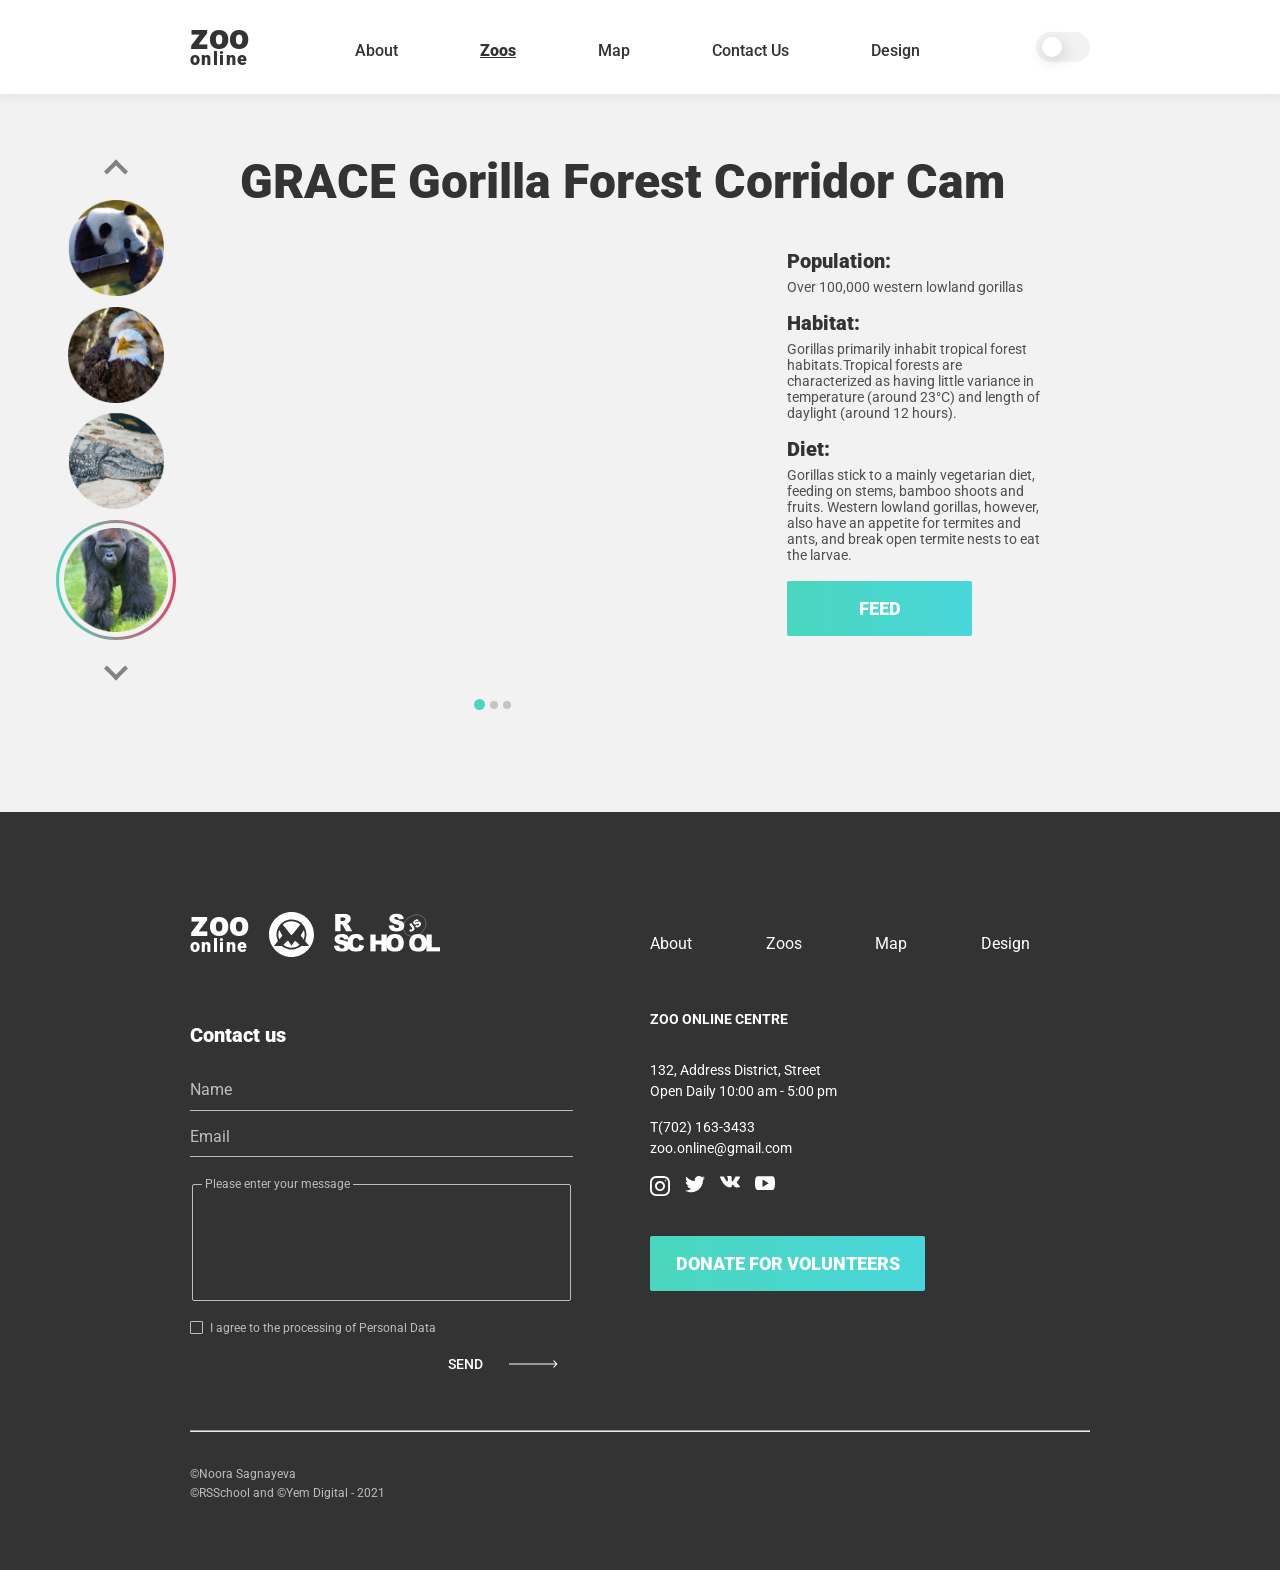
<file: pages/zoos/monkey/monkey.html>
<!DOCTYPE html>
<html lang="en">

<head>
  <meta charset="UTF-8">
  <meta http-equiv="X-UA-Compatible" content="IE=edge">
  <meta name="viewport" content="width=device-width, initial-scale=1.0">
  <link rel="preconnect" href="https://fonts.gstatic.com">
  <link href="https://fonts.googleapis.com/css2?family=Roboto:wght@400;500;900&display=swap" rel="stylesheet">
  <link rel="stylesheet" href="../../../normalize.css">
  <link rel="stylesheet" href="./monkey.css">
  <title>ZOO online</title>
</head>

<body>
  <header class="header">
    <div class="header__container container">
      <h1 class="logo">
        <a class="logo__link" href="../../landing/landing.html">
          <span class="logo__zoo">zoo</span>
          <span class="logo__online">online</span>
        </a>
      </h1>
      <nav class="nav">
        <ul class="nav-list">
          <li class="nav-list__item">
            <a class="nav-list__link" href="../../landing/landing.html">about</a>
          </li>
          <li class="nav-list__item">
            <a class="nav-list__link nav-list__link_active" href="#">zoos</a>
          </li>
          <li class="nav-list__item">
            <a class="nav-list__link" href="../../map/map.html">map</a>
          </li>
          <li class="nav-list__item">
            <a class="nav-list__link" href="#contact">contact us</a>
          </li>
          <li class="nav-list__item">
            <a class="nav-list__link" href="https://www.figma.com/file/HKt5Nlx0jghQtJp6jW9q8F/zooApp">design</a>
          </li>
        </ul>
      </nav>
      <div class="btns">
        <label class="theme-toggle" for="toggle">
          <input class="theme-toggle__checkbox" id="toggle" type="checkbox">
          <div class="theme-toggle__btn"></div>
        </label>
        <div class="nav-btn">
          <div class="nav-btn__line"></div>
        </div>
      </div>
    </div>
  </header>
  <main class="main">
    <div class="main-wrapper">
      <aside class="side-bar">
        <div class="slider">
          <div class="slider-arrow slider-arrow_left"></div>
          <ul class="slider__list">
            <li class="slider__item">
              <a href="../panda/panda.html">
                <img class="animal-icon" src="../../../assets/images/panda-icon.png" alt="" title="panda">
              </a>
            </li>
            <li class="slider__item">
              <a href="../eagle/eagle.html">
                <img class="animal-icon" src="../../../assets/images/eagle-icon.png" alt="" title="eagle">
              </a>
            </li>
            <li class="slider__item">
              <a href="../crocodile/crocodile.html">
                <img class="animal-icon" src="../../../assets/images/crocodile-icon.png" alt="" title="crocodile">
              </a>
            </li>
            <li class="slider__item slider__item_selected">
              <img class="animal-icon" src="../../../assets/images/monkey-icon.png" alt="" title="monkey">
            </li>
          </ul>
          <div class="slider-arrow slider-arrow_right"></div>
        </div>
      </aside>
      <section class="zoo">
        <div class="small-container">
          <h3 class="zoo__title title">GRACE Gorilla Forest Corridor Cam</h3>
          <div class="zoo__content">
            <div class="zoo__left-content">
              <div class="zoo__screen">Loading</div>
              <iframe class="zoo__iframe" width="790" height="442"
                src="https://www.youtube.com/embed/rgXWDk7rh4w?autoplay=1" title="YouTube video player" frameborder="0"
                allow="accelerometer; autoplay; clipboard-write; encrypted-media; gyroscope; picture-in-picture"
                allowfullscreen></iframe>
              <ul class="iframes">
                <il class="iframes__item">
                  <div class="iframes__screen"></div>
                  <iframe width="246" height="141" src="https://www.youtube.com/embed/rHhSCO5-3Pg"
                    title="YouTube video player" frameborder="0"
                    allow="accelerometer; autoplay; clipboard-write; encrypted-media; gyroscope; picture-in-picture"
                    allowfullscreen></iframe>
                </il>
                <il class="iframes__item">
                  <div class="iframes__screen"></div>
                  <iframe width="246" height="141" src="https://www.youtube.com/embed/awPNvzBMT74"
                    title="YouTube video player" frameborder="0"
                    allow="accelerometer; autoplay; clipboard-write; encrypted-media; gyroscope; picture-in-picture"
                    allowfullscreen></iframe>
                </il>
                <il class="iframes__item">
                  <div class="iframes__screen"></div>
                  <iframe width="246" height="141" src="https://www.youtube.com/embed/yRJQjBt7J_8"
                    title="YouTube video player" frameborder="0"
                    allow="accelerometer; autoplay; clipboard-write; encrypted-media; gyroscope; picture-in-picture"
                    allowfullscreen></iframe>
                </il>
                <il class="iframes__item">
                  <div class="iframes__screen"></div>
                  <iframe width="246" height="141" src="https://www.youtube.com/embed/rgXWDk7rh4w"
                    title="YouTube video player" frameborder="0"
                    allow="accelerometer; autoplay; clipboard-write; encrypted-media; gyroscope; picture-in-picture"
                    allowfullscreen></iframe>
                </il>
                <il class="iframes__item">
                  <div class="iframes__screen"></div>
                  <iframe width="246" height="141" src="https://www.youtube.com/embed/rgXWDk7rh4w"
                    title="YouTube video player" frameborder="0"
                    allow="accelerometer; autoplay; clipboard-write; encrypted-media; gyroscope; picture-in-picture"
                    allowfullscreen></iframe>
                </il>
                <il class="iframes__item">
                  <div class="iframes__screen"></div>
                  <iframe width="246" height="141" src="https://www.youtube.com/embed/rgXWDk7rh4w"
                    title="YouTube video player" frameborder="0"
                    allow="accelerometer; autoplay; clipboard-write; encrypted-media; gyroscope; picture-in-picture"
                    allowfullscreen></iframe>
                </il>
                <il class="iframes__item">
                  <div class="iframes__screen"></div>
                  <iframe width="246" height="141" src="https://www.youtube.com/embed/rgXWDk7rh4w"
                    title="YouTube video player" frameborder="0"
                    allow="accelerometer; autoplay; clipboard-write; encrypted-media; gyroscope; picture-in-picture"
                    allowfullscreen></iframe>
                </il>
              </ul>
              <div class="zoo__points">
                <ul class="points">
                  <li class="points__item"></li>
                  <li class="points__item"></li>
                  <li class="points__item"></li>
                </ul>
              </div>
            </div>
            <div class="zoo__right-content">
              <ul class="info">
                <li class="info__item">
                  <article>
                    <h4 class="info__title">Population:</h4>
                    <p class="text">Over 100,000 western lowland gorillas</p>
                  </article>
                </li>
                <li class="info__item">
                  <article>
                    <h4 class="info__title">Habitat:</h4>
                    <p class="text">Gorillas primarily inhabit tropical forest habitats.Tropical
                      forests are characterized as having little variance in temperature (around
                      23°C) and length of daylight (around 12 hours).
                    </p>
                  </article>
                </li>
                <li class="info__item">
                  <article>
                    <h4 class="info__title">Diet:</h4>
                    <p class="text info__text_last">Gorillas stick to a mainly vegetarian diet,
                      feeding on stems, bamboo shoots and fruits. Western lowland gorillas, however,
                      also have an appetite for termites and ants, and break open termite nests to
                      eat the larvae.
                    </p>
                  </article>
                </li>
              </ul>
              <a class="zoo__btn watch-btn" href="#">feed</a>
            </div>
          </div>
        </div>
      </section>
    </div>
  </main>
  <footer class="footer">
    <div class="container">
      <div class="footer__content">
        <div class="left-content">
          <ul class="logos logos_mb">
            <li class="logos__item">
              <div class="logo logo_footer">
                <a class="logo__link" href="../../landing/landing.html">
                  <span class="logo__zoo">zoo</span>
                  <span class="logo__online">online</span>
                </a>
              </div>
            </li>
            <li class="logos__item">
              <img src="../../../assets/images/yem-digital.svg" alt="" class="yem-digital" title="Yem Digital">
            </li>
            <li class="logos__item">
              <img src="../../../assets/images/rs_school.svg" alt="" class="rs-school" title="Rolling Scopes School">
            </li>
          </ul>
          <ul class="footer-nav footer-nav_vertical">
            <li class="footer-nav__item">
              <a href="../../landing/landing.html" class="footer-nav__link">about</a>
            </li>
            <li class="footer-nav__item">
              <a href="./monkey.html" class="footer-nav__link">zoos</a>
            </li>
            <li class="footer-nav__item">
              <a href="../../map/map.html" class="footer-nav__link">map</a>
            </li>
            <li class="footer-nav__item">
              <a href="https://www.figma.com/file/HKt5Nlx0jghQtJp6jW9q8F/zooApp" class="footer-nav__link">design</a>
            </li>
          </ul>
          <a href="#" name="contact"></a>
          <form action="" class="contact-form">
            <h3 class="contact-form__title">Contact us</h3>
            <input type="text" class="contact-form__name" placeholder="Name" required>
            <input type="email" class="contact-form__email" placeholder="Email" required>
            <fieldset class="contact-form__fieldset">
              <legend class="contact-form__legend">Please enter your message</legend>
              <textarea class="contact-form__textarea" name="" cols="35" rows="4" minlength="10" maxlength="280"
                required>
              </textarea>
            </fieldset>
            <input class="contact-form__checkbox" id="agreement" type="checkbox" required>
            <label class="contact-form__label" for="agreement">I agree to the processing of Personal Data</label>
            <div class="btn-container">
              <input class="contact-form__btn" type="submit" value="SEND">
            </div>
          </form>
        </div>
        <div class="right-content">
          <div class="nav-and-contacts">
            <ul class="footer-nav">
              <li class="footer-nav__item">
                <a href="../../landing/landing.html" class="footer-nav__link">about</a>
              </li>
              <li class="footer-nav__item">
                <a href="./monkey.html" class="footer-nav__link">zoos</a>
              </li>
              <li class="footer-nav__item">
                <a href="../../map/map.html" class="footer-nav__link">map</a>
              </li>
              <li class="footer-nav__item">
                <a href="https://www.figma.com/file/HKt5Nlx0jghQtJp6jW9q8F/zooApp" class="footer-nav__link">design</a>
              </li>
            </ul>
            <article class="contacts">
              <h4 class="contacts__title">ZOO Online Centre</h4>
              <address class="address">
                <div class="address__text">
                  <span class="address__span_mb">132, Address District, Street</span>
                  <span>Open Daily 10:00 am - 5:00 pm</span>
                </div>
                <a class="address__link address__link_mb" href="tel:+3757021633433">T(702) 163-3433</a>
                <a class="address__link" href="mailto:zoo.online@gmail.com">zoo.online@gmail.com</a>
              </address>
              <ul class="social social_line">
                <li class="social__item">
                  <a class="social__link social__link_insta" href="https://www.instagram.com/"></a>
                </li>
                <li class="social__item">
                  <a class="social__link social__link_twitter" href="https://twitter.com/"></a>
                </li>
                <li class="social__item">
                  <a class="social__link social__link_vk" href="https://vk.com/"></a>
                </li>
                <li class="social__item">
                  <a class="social__link social__link_youtube" href="https://www.youtube.com/"></a>
                </li>
              </ul>
            </article>
          </div>
          <a href="#" class="watch-btn watch-btn_footer">
            donate for volunteers
          </a>
        </div>
      </div>
      <hr class="footer-hr">
      <div class="copyrights">
        <div class="copyrights__text">©Noora Sagnayeva</div>
        <div class="copyrights__text">©RSSchool and ©Yem Digital - 2021</div>
      </div>
    </div>
  </footer>
  <script src="./monkey.js"></script>
</body>

</html>
</file>
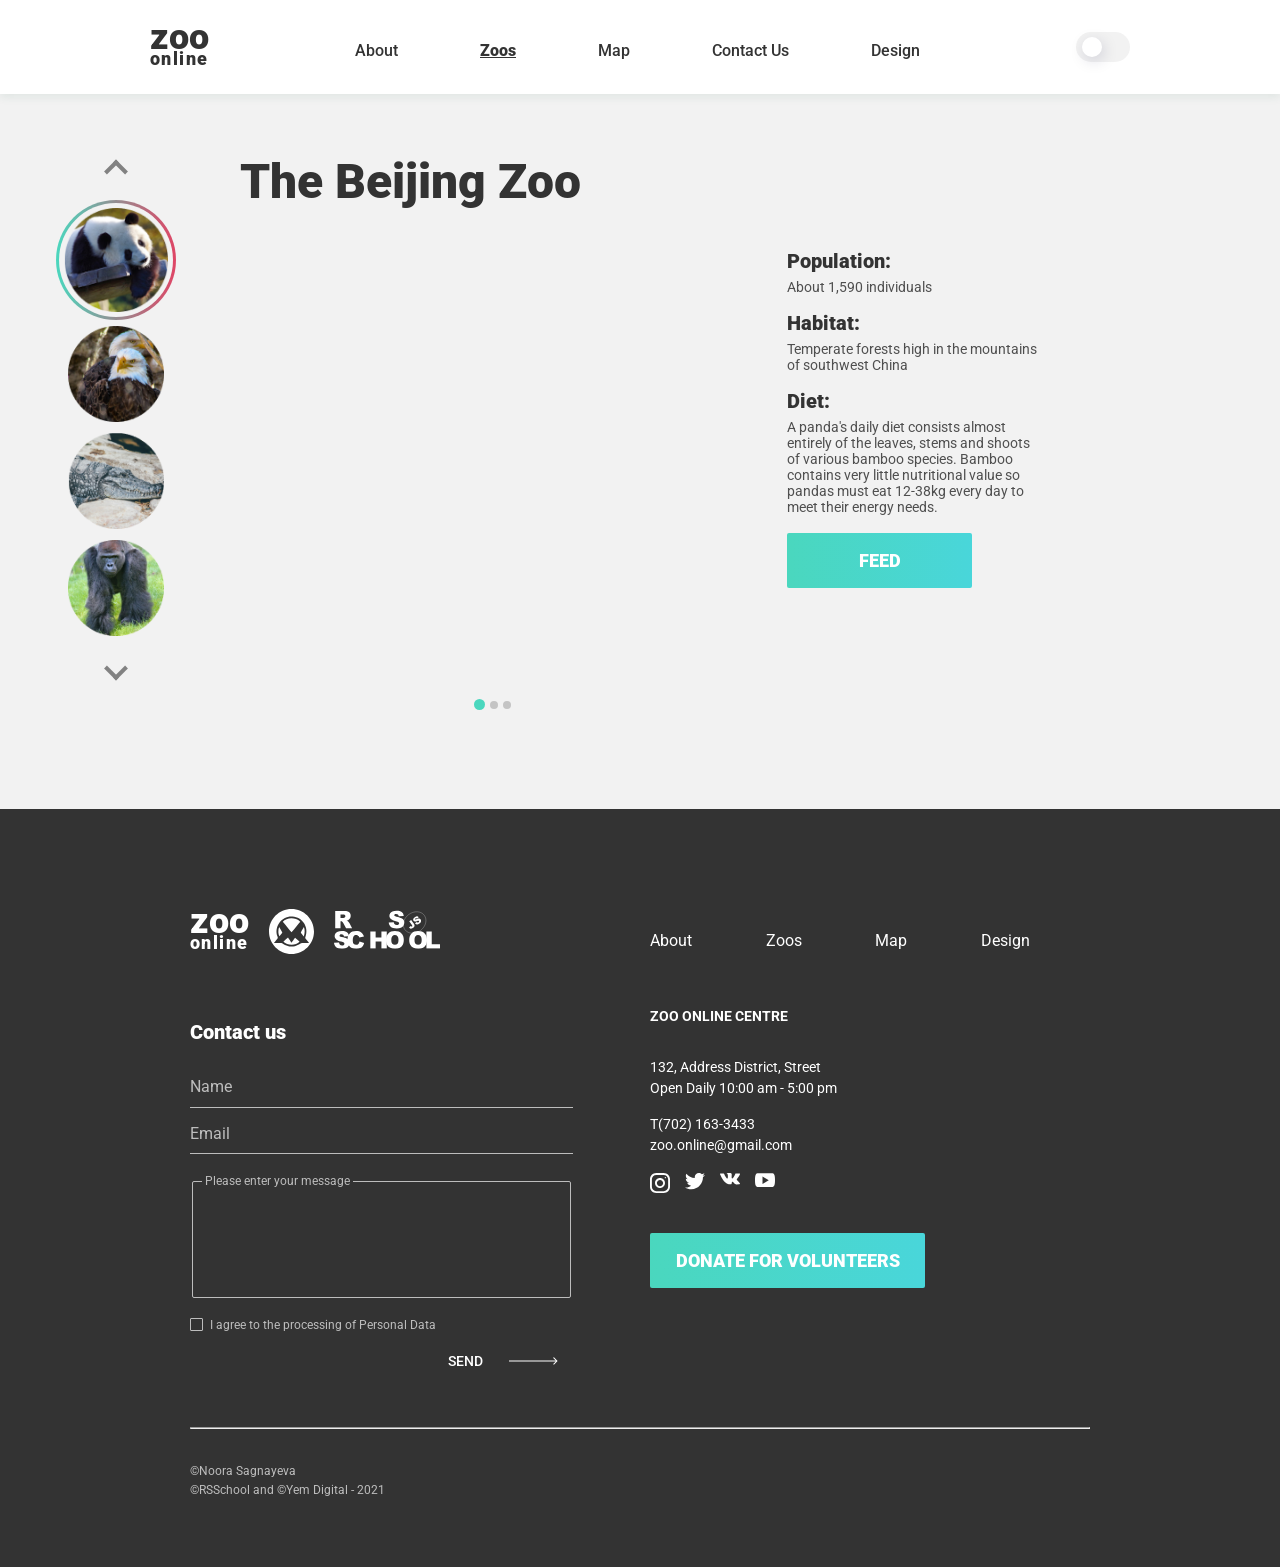
<file: pages/zoos/panda/panda.html>
<!DOCTYPE html>
<html lang="en">

<head>
  <meta charset="UTF-8">
  <meta http-equiv="X-UA-Compatible" content="IE=edge">
  <meta name="viewport" content="width=device-width, initial-scale=1.0">
  <link rel="preconnect" href="https://fonts.gstatic.com">
  <link href="https://fonts.googleapis.com/css2?family=Roboto:wght@400;500;900&display=swap" rel="stylesheet">
  <link rel="stylesheet" href="../../../normalize.css">
  <link rel="stylesheet" href="./panda.css">
  <title>ZOO online</title>
  <script src="https://www.youtube.com/iframe_api"></script>
</head>

<body>
  <header class="header">
    <div class="header__container container">
      <h1 class="logo">
        <a class="logo__link" href="../../landing/landing.html">
          <span class="logo__zoo">zoo</span>
          <span class="logo__online">online</span>
        </a>
      </h1>
      <nav class="nav">
        <ul class="nav-list">
          <li class="nav-list__item">
            <a class="nav-list__link" href="../../landing/landing.html">about</a>
          </li>
          <li class="nav-list__item">
            <a class="nav-list__link nav-list__link_active" href="#">zoos</a>
          </li>
          <li class="nav-list__item">
            <a class="nav-list__link" href="../../map/map.html">map</a>
          </li>
          <li class="nav-list__item">
            <a class="nav-list__link" href="#contact">contact us</a>
          </li>
          <li class="nav-list__item">
            <a class="nav-list__link" href="https://www.figma.com/file/HKt5Nlx0jghQtJp6jW9q8F/zooApp">design</a>
          </li>
        </ul>
      </nav>
      <div class="btns">
        <label class="theme-toggle" for="toggle">
          <input class="theme-toggle__checkbox" id="toggle" type="checkbox">
          <div class="theme-toggle__btn"></div>
        </label>
        <div class="nav-btn">
          <div class="nav-btn__line"></div>
        </div>
      </div>
    </div>
  </header>
  <main class="main">
    <div class="main-wrapper">
      <aside class="side-bar">
        <div class="slider">
          <div class="slider-arrow slider-arrow_left"></div>
          <ul class="slider__list">
            <li class="slider__item slider__item_selected">
              <img class="animal-icon" src="../../../assets/images/panda-icon.png" alt="" title="panda">
            </li>
            <li class="slider__item">
              <a href="../eagle/eagle.html">
                <img class="animal-icon" src="../../../assets/images/eagle-icon.png" alt="" title="eagle">
              </a>
            </li>
            <li class="slider__item">
              <a href="../crocodile/crocodile.html">
                <img class="animal-icon" src="../../../assets/images/crocodile-icon.png" alt="" title="crocodile">
              </a>
            </li>
            <li class="slider__item">
              <a href="../monkey/monkey.html">
                <img class="animal-icon" src="../../../assets/images/monkey-icon.png" alt="" title="monkey">
              </a>
            </li>
          </ul>
          <div class="slider-arrow slider-arrow_right"></div>
        </div>
      </aside>
      <section class="zoo">
        <div class="small-container">
          <h3 class="zoo__title title">The Beijing Zoo</h3>
          <div class="zoo__content">
            <div class="zoo__left-content">
              <div class="zoo__screen">Loading</div>
              <iframe id="video" class="zoo__iframe" width="790" height="442"
                src="https://www.youtube.com/embed/OObOQ2GElhA?autoplay=1" title="YouTube video player" frameborder="0"
                allow="accelerometer; autoplay; clipboard-write; encrypted-media; gyroscope; picture-in-picture"
                allowfullscreen></iframe>
              <ul class="iframes">
                <il class="iframes__item">
                  <div class="iframes__screen"></div>
                  <iframe id="video0" width="246" height="141" src="https://www.youtube.com/embed/yYp_Shk7XcI"
                    title="YouTube video player" frameborder="0"
                    allow="accelerometer; autoplay; clipboard-write; encrypted-media; gyroscope; picture-in-picture"
                    allowfullscreen></iframe>
                </il>
                <il class="iframes__item">
                  <div class="iframes__screen"></div>
                  <iframe id="video1" width="246" height="141" src="https://www.youtube.com/embed/dqT-UlYlg1s"
                    title="YouTube video player" frameborder="0"
                    allow="accelerometer; autoplay; clipboard-write; encrypted-media; gyroscope; picture-in-picture"
                    allowfullscreen></iframe>
                </il>
                <il class="iframes__item">
                  <div class="iframes__screen"></div>
                  <iframe id="video2" width="246" height="141" src="https://www.youtube.com/embed/v_cpPMjE0vU"
                    title="YouTube video player" frameborder="0"
                    allow="accelerometer; autoplay; clipboard-write; encrypted-media; gyroscope; picture-in-picture"
                    allowfullscreen></iframe>
                </il>
                <il class="iframes__item">
                  <div class="iframes__screen"></div>
                  <iframe id="video3" width="246" height="141" src="https://www.youtube.com/embed/OObOQ2GElhA"
                    title="YouTube video player" frameborder="0"
                    allow="accelerometer; autoplay; clipboard-write; encrypted-media; gyroscope; picture-in-picture"
                    allowfullscreen></iframe>
                </il>
                <il class="iframes__item">
                  <div class="iframes__screen"></div>
                  <iframe id="video4" width="246" height="141" src="https://www.youtube.com/embed/OObOQ2GElhA"
                    title="YouTube video player" frameborder="0"
                    allow="accelerometer; autoplay; clipboard-write; encrypted-media; gyroscope; picture-in-picture"
                    allowfullscreen></iframe>
                </il>
                <il class="iframes__item">
                  <div class="iframes__screen"></div>
                  <iframe id="video5" width="246" height="141" src="https://www.youtube.com/embed/OObOQ2GElhA"
                    title="YouTube video player" frameborder="0"
                    allow="accelerometer; autoplay; clipboard-write; encrypted-media; gyroscope; picture-in-picture"
                    allowfullscreen></iframe>
                </il>
                <il class="iframes__item">
                  <div class="iframes__screen"></div>
                  <iframe id="video6" width="246" height="141" src="https://www.youtube.com/embed/OObOQ2GElhA"
                    title="YouTube video player" frameborder="0"
                    allow="accelerometer; autoplay; clipboard-write; encrypted-media; gyroscope; picture-in-picture"
                    allowfullscreen></iframe>
                </il>
              </ul>
              <div class="zoo__points">
                <ul class="points">
                  <li class="points__item"></li>
                  <li class="points__item"></li>
                  <li class="points__item"></li>
                </ul>
              </div>
            </div>
            <div class="zoo__right-content">
              <ul class="info">
                <li class="info__item">
                  <article>
                    <h4 class="info__title">Population:</h4>
                    <p class="text">About 1,590 individuals</p>
                  </article>
                </li>
                <li class="info__item">
                  <article>
                    <h4 class="info__title">Habitat:</h4>
                    <p class="text">Temperate forests high in the mountains
                      of southwest China
                    </p>
                  </article>
                </li>
                <li class="info__item">
                  <article>
                    <h4 class="info__title">Diet:</h4>
                    <p class="text info__text_last">A panda's daily diet consists almost entirely
                      of the leaves, stems and shoots of various bamboo species. Bamboo
                      contains very little nutritional value so pandas must eat 12-38kg
                      every day to meet their energy needs.
                    </p>
                  </article>
                </li>
              </ul>
              <a class="zoo__btn watch-btn" href="#">feed</a>
            </div>
          </div>
        </div>
      </section>
    </div>
  </main>
  <footer class="footer">
    <div class="container">
      <div class="footer__content">
        <div class="left-content">
          <ul class="logos logos_mb">
            <li class="logos__item">
              <div class="logo logo_footer">
                <a class="logo__link" href="../../landing/landing.html">
                  <span class="logo__zoo">zoo</span>
                  <span class="logo__online">online</span>
                </a>
              </div>
            </li>
            <li class="logos__item">
              <img src="../../../assets/images/yem-digital.svg" alt="" class="yem-digital" title="Yem Digital">
            </li>
            <li class="logos__item">
              <img src="../../../assets/images/rs_school.svg" alt="" class="rs-school" title="Rolling Scopes School">
            </li>
          </ul>
          <ul class="footer-nav footer-nav_vertical">
            <li class="footer-nav__item">
              <a href="../../landing/landing.html" class="footer-nav__link">about</a>
            </li>
            <li class="footer-nav__item">
              <a href="./panda.html" class="footer-nav__link">zoos</a>
            </li>
            <li class="footer-nav__item">
              <a href="../../map/map.html" class="footer-nav__link">map</a>
            </li>
            <li class="footer-nav__item">
              <a href="https://www.figma.com/file/HKt5Nlx0jghQtJp6jW9q8F/zooApp" class="footer-nav__link">design</a>
            </li>
          </ul>
          <a href="#" name="contact"></a>
          <form action="" class="contact-form">
            <h3 class="contact-form__title">Contact us</h3>
            <input type="text" class="contact-form__name" placeholder="Name" required>
            <input type="email" class="contact-form__email" placeholder="Email" required>
            <fieldset class="contact-form__fieldset">
              <legend class="contact-form__legend">Please enter your message</legend>
              <textarea class="contact-form__textarea" name="" cols="35" rows="4" minlength="10" maxlength="280"
                required>
              </textarea>
            </fieldset>
            <input class="contact-form__checkbox" id="agreement" type="checkbox" required>
            <label class="contact-form__label" for="agreement">I agree to the processing of Personal Data</label>
            <div class="btn-container">
              <input class="contact-form__btn" type="submit" value="SEND">
            </div>
          </form>
        </div>
        <div class="right-content">
          <div class="nav-and-contacts">
            <ul class="footer-nav">
              <li class="footer-nav__item">
                <a href="../../landing/landing.html" class="footer-nav__link">about</a>
              </li>
              <li class="footer-nav__item">
                <a href="./panda.html" class="footer-nav__link">zoos</a>
              </li>
              <li class="footer-nav__item">
                <a href="../../map/map.html" class="footer-nav__link">map</a>
              </li>
              <li class="footer-nav__item">
                <a href="https://www.figma.com/file/HKt5Nlx0jghQtJp6jW9q8F/zooApp" class="footer-nav__link">design</a>
              </li>
            </ul>
            <article class="contacts">
              <h4 class="contacts__title">ZOO Online Centre</h4>
              <address class="address">
                <div class="address__text">
                  <span class="address__span_mb">132, Address District, Street</span>
                  <span>Open Daily 10:00 am - 5:00 pm</span>
                </div>
                <a class="address__link address__link_mb" href="tel:+3757021633433">T(702) 163-3433</a>
                <a class="address__link" href="mailto:zoo.online@gmail.com">zoo.online@gmail.com</a>
              </address>
              <ul class="social social_line">
                <li class="social__item">
                  <a class="social__link social__link_insta" href="https://www.instagram.com/"></a>
                </li>
                <li class="social__item">
                  <a class="social__link social__link_twitter" href="https://twitter.com/"></a>
                </li>
                <li class="social__item">
                  <a class="social__link social__link_vk" href="https://vk.com/"></a>
                </li>
                <li class="social__item">
                  <a class="social__link social__link_youtube" href="https://www.youtube.com/"></a>
                </li>
              </ul>
            </article>
          </div>
          <a href="#" class="watch-btn watch-btn_footer">
            donate for volunteers
          </a>
        </div>
      </div>
      <hr class="footer-hr">
      <div class="copyrights">
        <div class="copyrights__text">©Noora Sagnayeva</div>
        <div class="copyrights__text">©RSSchool and ©Yem Digital - 2021</div>
      </div>
    </div>
  </footer>
  <script src="./panda.js"></script>
</body>

</html>
</file>
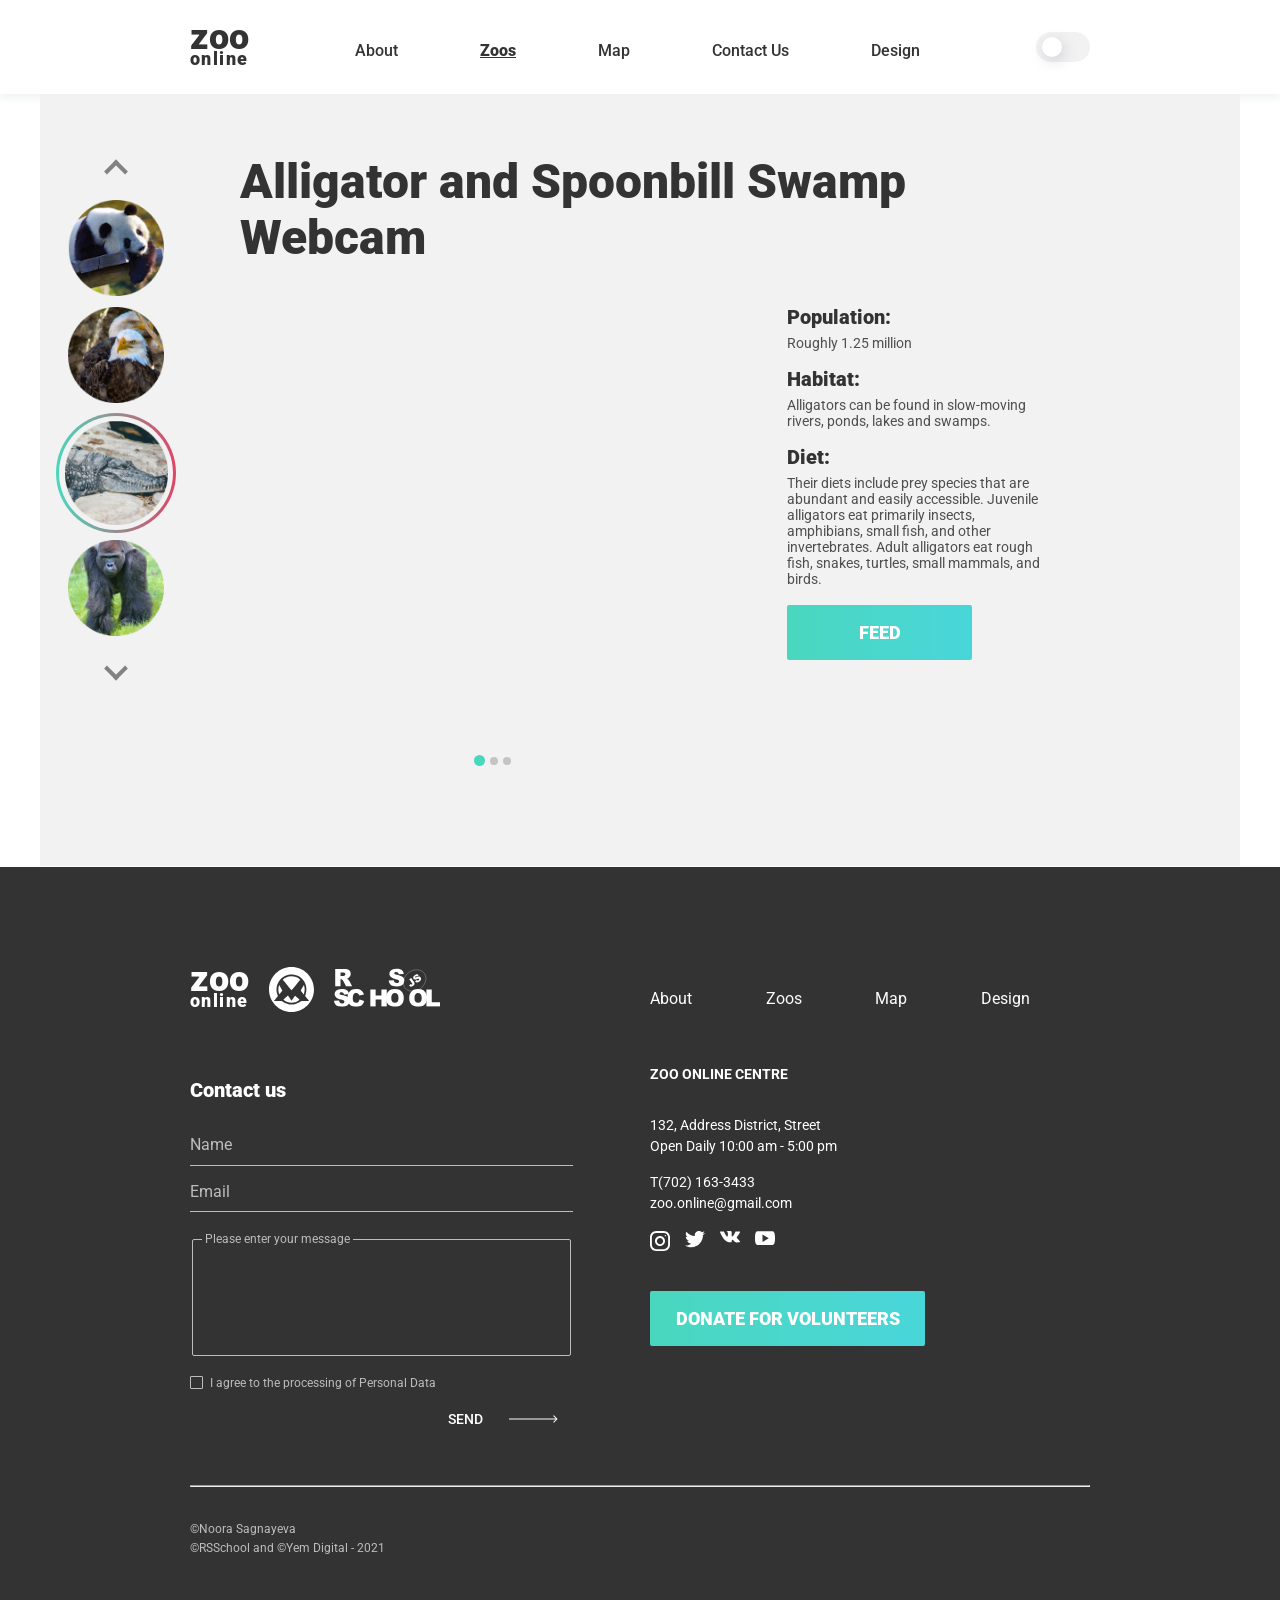
<file: online-zoo/pages/zoos/alligator/alligator.html>
<!DOCTYPE html>
<html lang="en">

<head>
  <meta charset="UTF-8">
  <meta http-equiv="X-UA-Compatible" content="IE=edge">
  <meta name="viewport" content="width=device-width, initial-scale=1.0">
  <link rel="preconnect" href="https://fonts.gstatic.com">
  <link href="https://fonts.googleapis.com/css2?family=Roboto:wght@400;500;900&display=swap" rel="stylesheet">
  <link rel="stylesheet" href="../../../normalize.css">
  <link rel="stylesheet" href="./alligator.css">
  <title>ZOO online</title>
</head>

<body>
  <header class="header">
    <div class="header__container container">
      <h1 class="logo">
        <a class="logo__link" href="../../landing/landing.html">
          <span class="logo__zoo">zoo</span>
          <span class="logo__online">online</span>
        </a>
      </h1>
      <nav class="nav">
        <ul class="nav-list">
          <li class="nav-list__item">
            <a class="nav-list__link" href="../../landing/landing.html">about</a>
          </li>
          <li class="nav-list__item">
            <a class="nav-list__link nav-list__link_active" href="#">zoos</a>
          </li>
          <li class="nav-list__item">
            <a class="nav-list__link" href="../../map/map.html">map</a>
          </li>
          <li class="nav-list__item">
            <a class="nav-list__link" href="#contact">contact us</a>
          </li>
          <li class="nav-list__item">
            <a class="nav-list__link" href="https://www.figma.com/file/HKt5Nlx0jghQtJp6jW9q8F/zooApp">design</a>
          </li>
        </ul>
      </nav>
      <div class="btns">
        <label class="theme-toggle" for="toggle">
          <input class="theme-toggle__checkbox" id="toggle" type="checkbox">
          <div class="theme-toggle__btn"></div>
        </label>
        <div class="nav-btn">
          <div class="nav-btn__line"></div>
        </div>
      </div>
    </div>
  </header>
  <main class="main">
    <div class="main-wrapper">
      <aside class="side-bar">
        <div class="slider">
          <div class="slider-arrow slider-arrow_left"></div>
          <ul class="slider__list">
            <li class="slider__item">
              <a href="../panda/panda.html">
                <img class="animal-icon" src="../../../assets/images/panda-icon.png" alt="" title="panda">
              </a>
            </li>
            <li class="slider__item">
              <a href="../eagle/eagle.html">
                <img class="animal-icon" src="../../../assets/images/eagle-icon.png" alt="" title="eagle">
              </a>
            </li>
            <li class="slider__item slider__item_selected">
              <img class="animal-icon" src="../../../assets/images/crocodile-icon.png" alt="" title="crocodile">
            </li>
            <li class="slider__item">
              <a href="../monkey/monkey.html">
                <img class="animal-icon" src="../../../assets/images/monkey-icon.png" alt="" title="monkey">
              </a>
            </li>
          </ul>
          <div class="slider-arrow slider-arrow_right"></div>
        </div>
      </aside>
      <section class="zoo">
        <div class="small-container">
          <h3 class="zoo__title title">Alligator and Spoonbill Swamp Webcam</h3>
          <div class="zoo__content">
            <div class="zoo__left-content">
              <div class="zoo__screen"></div>
              <iframe class="zoo__iframe" width="790" height="442" src="https://www.youtube.com/embed/EnxRJii_dp8"
                title="YouTube video player" frameborder="0"
                allow="accelerometer; autoplay; clipboard-write; encrypted-media; gyroscope; picture-in-picture"
                allowfullscreen></iframe>
              <ul class="iframes">
                <il class="iframes__item">
                  <iframe width="246" height="141" src="https://www.youtube.com/embed/EnxRJii_dp8"
                    title="YouTube video player" frameborder="0"
                    allow="accelerometer; autoplay; clipboard-write; encrypted-media; gyroscope; picture-in-picture"
                    allowfullscreen></iframe>
                </il>
                <il class="iframes__item">
                  <iframe width="246" height="141" src="https://www.youtube.com/embed/EnxRJii_dp8"
                    title="YouTube video player" frameborder="0"
                    allow="accelerometer; autoplay; clipboard-write; encrypted-media; gyroscope; picture-in-picture"
                    allowfullscreen></iframe>
                </il>
                <il class="iframes__item">
                  <iframe width="246" height="141" src="https://www.youtube.com/embed/EnxRJii_dp8"
                    title="YouTube video player" frameborder="0"
                    allow="accelerometer; autoplay; clipboard-write; encrypted-media; gyroscope; picture-in-picture"
                    allowfullscreen></iframe>
                </il>
              </ul>
              <div class="zoo__points">
                <ul class="points">
                  <li class="points__item"></li>
                  <li class="points__item"></li>
                  <li class="points__item"></li>
                </ul>
              </div>
            </div>
            <div class="zoo__right-content">
              <ul class="info">
                <li class="info__item">
                  <article>
                    <h4 class="info__title">Population:</h4>
                    <p class="text">Roughly 1.25 million </p>
                  </article>
                </li>
                <li class="info__item">
                  <article>
                    <h4 class="info__title">Habitat:</h4>
                    <p class="text">Alligators can be found in slow-moving rivers,
                      ponds, lakes and swamps.
                    </p>
                  </article>
                </li>
                <li class="info__item">
                  <article>
                    <h4 class="info__title">Diet:</h4>
                    <p class="text info__text_last">Their diets include prey species
                      that are abundant and easily accessible. Juvenile alligators eat
                      primarily insects, amphibians, small fish, and other invertebrates.
                      Adult alligators eat rough fish, snakes, turtles, small mammals,
                      and birds.
                    </p>
                  </article>
                </li>
              </ul>
              <a class="zoo__btn watch-btn" href="#">feed</a>
            </div>
          </div>
        </div>
      </section>
    </div>
  </main>
  <footer class="footer">
    <div class="container">
      <div class="footer__content">
        <div class="left-content">
          <ul class="logos logos_mb">
            <li class="logos__item">
              <div class="logo logo_footer">
                <a class="logo__link" href="../../landing/landing.html">
                  <span class="logo__zoo">zoo</span>
                  <span class="logo__online">online</span>
                </a>
              </div>
            </li>
            <li class="logos__item">
              <img src="../../../assets/images/yem-digital.svg" alt="" class="yem-digital" title="Yem Digital">
            </li>
            <li class="logos__item">
              <img src="../../../assets/images/rs_school.svg" alt="" class="rs-school" title="Rolling Scopes School">
            </li>
          </ul>
          <ul class="footer-nav footer-nav_vertical">
            <li class="footer-nav__item">
              <a href="../../landing/landing.html" class="footer-nav__link">about</a>
            </li>
            <li class="footer-nav__item">
              <a href="./alligator.html" class="footer-nav__link">zoos</a>
            </li>
            <li class="footer-nav__item">
              <a href="../../map/map.html" class="footer-nav__link">map</a>
            </li>
            <li class="footer-nav__item">
              <a href="https://www.figma.com/file/HKt5Nlx0jghQtJp6jW9q8F/zooApp" class="footer-nav__link">design</a>
            </li>
          </ul>
          <a href="#" name="contact"></a>
          <form action="" class="contact-form">
            <h3 class="contact-form__title">Contact us</h3>
            <input type="text" class="contact-form__name" placeholder="Name" required>
            <input type="email" class="contact-form__email" placeholder="Email" required>
            <fieldset class="contact-form__fieldset">
              <legend class="contact-form__legend">Please enter your message</legend>
              <textarea class="contact-form__textarea" name="" cols="35" rows="4" minlength="10" maxlength="280"
                required>
              </textarea>
            </fieldset>
            <input class="contact-form__checkbox" id="agreement" type="checkbox" required>
            <label class="contact-form__label" for="agreement">I agree to the processing of Personal Data</label>
            <div class="btn-container">
              <input class="contact-form__btn" type="submit" value="SEND">
            </div>
          </form>
        </div>
        <div class="right-content">
          <div class="nav-and-contacts">
            <ul class="footer-nav">
              <li class="footer-nav__item">
                <a href="../../landing/landing.html" class="footer-nav__link">about</a>
              </li>
              <li class="footer-nav__item">
                <a href="./alligator.html" class="footer-nav__link">zoos</a>
              </li>
              <li class="footer-nav__item">
                <a href="../../map/map.html" class="footer-nav__link">map</a>
              </li>
              <li class="footer-nav__item">
                <a href="https://www.figma.com/file/HKt5Nlx0jghQtJp6jW9q8F/zooApp" class="footer-nav__link">design</a>
              </li>
            </ul>
            <article class="contacts">
              <h4 class="contacts__title">ZOO Online Centre</h4>
              <address class="address">
                <div class="address__text">
                  <span class="address__span_mb">132, Address District, Street</span>
                  <span>Open Daily 10:00 am - 5:00 pm</span>
                </div>
                <a class="address__link address__link_mb" href="tel:+3757021633433">T(702) 163-3433</a>
                <a class="address__link" href="mailto:zoo.online@gmail.com">zoo.online@gmail.com</a>
              </address>
              <ul class="social social_line">
                <li class="social__item">
                  <a class="social__link social__link_insta" href="https://www.instagram.com/"></a>
                </li>
                <li class="social__item">
                  <a class="social__link social__link_twitter" href="https://twitter.com/"></a>
                </li>
                <li class="social__item">
                  <a class="social__link social__link_vk" href="https://vk.com/"></a>
                </li>
                <li class="social__item">
                  <a class="social__link social__link_youtube" href="https://www.youtube.com/"></a>
                </li>
              </ul>
            </article>
          </div>
          <a href="#" class="watch-btn watch-btn_footer">
            donate for volunteers
          </a>
        </div>
      </div>
      <hr class="footer-hr">
      <div class="copyrights">
        <div class="copyrights__text">©Noora Sagnayeva</div>
        <div class="copyrights__text">©RSSchool and ©Yem Digital - 2021</div>
      </div>
    </div>
  </footer>
  <script src="./alligator.js"></script>
</body>

</html>
</file>
<file: pages/landing/landing.css>
:root {
  --gradient-light-color: #4ad7be;
  --gradient-durk-color: #49d6da;
  --base-light-color: #fff;
  --base-durk-color: #333333;
  --primary-light-color: #f2f2f2;
  --primary-durk-color: #4f4f4f;
  --toggle-btn-durk-color: #1b1b1b;
  --toggle-durk-color: #505050;
  --bg-range-color: rgba(189, 189, 189, .57);
  --shadow-toggle-light: 2px 4px 15px rgba(6, 12, 70, 0.15);
  --shadow-toggle-durk: 2px 4px 15px rgba(230, 230, 230, 0.15);
  --shadow-range: 1px 1px 1px #000000, 0px 0px 1px #0d0d0d;
  --arrow-durk-color: #828282;
  --shdow-card: rgba(0, 0, 0, .5);
  --shadow-testim-card: 2px 4px 15px rgba(6, 12, 70, 0.1);
  --bg-form: #bdbdbd;
  --dirty-color: #3b3b3b;
  --usual-map: url(../../assets/images/map.svg);
  --usual-durk-map: url(../../assets/images/durk-map.svg);
  --mini-map: url(../../assets/images/mini-map.png);
  --mini-durk-map: url(../../assets/images/mini-durk-map.svg);
  --tablet-map: url(../../assets/images/tablet-map.svg);
  --tablet-durk-map: url(../../assets/images/tablet-durk-map.svg);
  --mobil-map: url(../../assets/images/mobil-map.svg);
  --mobil-durk-map: url(../../assets/images/mobil-durk-map.svg);
  --main-gradient: linear-gradient(to right, var(--gradient-light-color), var(--gradient-durk-color));
  --bg-first: var(--base-light-color);
  --bg-second: var(--primary-light-color);
  --fg-header: var(--base-durk-color);
  --bg-theme-toggle-btn: var(--base-light-color);
  --bg-theme-toggle: var(--primary-light-color);
  --shadow-theme-toggle-btn: var(--shadow-toggle-light);
  --fg-title: var(--base-durk-color);
  --fg-text: var(--primary-durk-color);
  --fg-fraction: var(--base-durk-color);
  --bg-thumb: var(--base-durk-color);
  --bg-arrow: var(--arrow-durk-color);
  --fg-pay-instruct: var(--primary-durk-color);
  --bg-border-avatar: var(--primary-durk-color);
  --bg-map-card: var(--base-light-color);
  --fg-map-card: var(--base-durk-color);
  --bg-testimoial-card: var(--base-light-color);
  --bg-usual-map-screen: var(--usual-map);
  --bg-mini-map-screen: var(--mini-map);
  --bg-tablet-map-screen: var(--tablet-map);
  --bg-mobil-map-screen: var(--mobil-map);
}

:root[theme='durk'] {
  --bg-first: var(--base-durk-color);
  --bg-second: var(--primary-durk-color);
  --fg-header: var(--base-light-color);
  --bg-theme-toggle-btn: var(--toggle-btn-durk-color);
  --bg-theme-toggle: var(--toggle-durk-color);
  --shadow-theme-toggle-btn: var(--shadow-toggle-durk);
  --fg-title: var(--base-light-color);
  --fg-text: var(--base-light-color);
  --fg-fraction: var(--base-light-color);
  --bg-thumb: var(--base-light-color);
  --bg-arrow: var(--base-light-color);
  --fg-pay-instruct: var(--primary-light-color);
  --bg-border-avatar: var(--base-light-color);
  --bg-map-card: var(--base-durk-color);
  --fg-map-card: var(--base-light-color);
  --bg-testimoial-card: var(--dirty-color);
  --bg-usual-map-screen: var(--usual-durk-map);
  --bg-mini-map-screen: var(--mini-durk-map);
  --bg-tablet-map-screen: var(--tablet-durk-map);
  --bg-mobil-map-screen: var(--mobil-durk-map);
}

body {
  font-family: 'Roboto', sans-serif;
  position: relative;
}

button, input[type="submit"] {
  cursor: pointer;
  border: none;
  outline: none;
}

ul {
  margin: 0;
  padding: 0;
  list-style-type: none;
}

/*Container*/
.container {
  width: 1620px;
}

@media screen and (max-width: 1919px) {

  .container {
    width: 900px;
    margin-left: 0;
  }

}

@media screen and (max-width: 1199px) {

  .container {
    width: 600px;
  }

}

@media screen and (max-width: 639px) {

  .container {
    width: 300px;
  }

}

.small-container {
  width: 1200px;
  display: flex;
  flex-direction: column;
  align-items: center;
}

@media screen and (max-width: 1919px) {

  .small-container {
    width: 900px;
  }

}

@media screen and (max-width: 1199px) {

  .small-container {
    width: 600px;
  }

}

@media screen and (max-width: 639px) {

  .small-container {
    width: 300px;
  }

}

/*UI components*/

/*Slider*/
.slider {
  position: relative;
  width: 100%;
  top: 0;
  left: 0;
}

.slider__list {
  width: 100%;
  display: flex;
  justify-content: space-between;
}

@media screen and (max-width: 1199px) {

  .slider__item_nastya {
    display: none;
  }

}

@media screen and (max-width: 639px) {

  .slider__item_nastya {
    display: block;
  }

  .slider__item_vlad {
    display: none;
  }

}


/*Slider arrow*/
.slider-arrow {
  cursor: pointer;
  position: absolute;
  top: calc(50% - 25px);
  width: 30px;
  height: 50px;
  transition: .5s;
}

@media screen and (max-width: 640px) {

  .slider-arrow {
    display: none;
  }

}

.slider-arrow_left {
  left: -47px;
}

.slider-arrow:hover {
  transform: scale(1.2);
}

.slider-arrow_right {
  right: -47px;
  transform: rotate(180deg);
}

.slider-arrow_right:hover {
  transform: rotate(180deg) scale(1.2);
}

.slider-arrow::before {
  content: '';
  position: absolute;
  top: 30px;
  left: 0;
  width: 25px;
  height: 5px;
  transform: rotate(45deg);
  background-color: var(--bg-arrow);
}

.slider-arrow::after {
  content: '';
  position: absolute;
  top: 15px;
  left: 0;
  width: 25px;
  height: 5px;
  transform: rotate(-45deg);
  background-color: var(--bg-arrow);
}

/*Slider-item-content*/
.slider-item-content {
  position: absolute;
  bottom: 0px;
  left: 0;
  padding-left: 23px;
  z-index: 999;
}

@media screen and (max-width: 639px) {

  .slider-item-content {
    flex-direction: column;
  }

}

.slider-item-content__text {
  width: 185px;
  color: var(--base-light-color);
  font-size: 14px;
  line-height: 16px;
  margin-bottom: 14px;
  transition: 2s;
}

.slider-links {
  display: flex;
}

.slider-links__item:first-child {
  margin-right: 12px;
}

/* Social links */
.social {
  height: 107px;
  display: flex;
  flex-direction: column;
  justify-content: space-between;
}

.social_line {
  width: 125px;
  height: 20px;
  flex-direction: row;
}

.social__link {
  display: block;
  width: 20px;
  background-repeat: no-repeat;
  transition: .5s;
}

.social__link:hover {
  transform: scale(1.2);
}

.social__link_insta {
  height: 20px;
  background-image: url(../../assets/images/insta.svg);
}

.social__link_twitter {
  height: 17px;
  background-image: url(../../assets/images/twitter.svg);
}

.social__link_youtube {
  height: 14px;
  background-image: url(../../assets/images/youtube.svg);
}

.social__link_vk {
  height: 12px;
  background-image: url(../../assets/images/vk.svg);
}

/* Watch button */
.watch-btn {
  cursor: pointer;
  width: 245px;
  height: 55px;
  display: flex;
  justify-content: center;
  align-items: center;
  font-weight: 900;
  font-size: 18px;
  line-height: 21px;
  text-transform: uppercase;
  color: var(--base-light-color);
  background: var(--main-gradient);
  border-radius: 2px;
  text-decoration: none;
  box-sizing: border-box;
  transition: .5s;
}

.watch-btn_tansparent {
  width: 113px;
  height: 24px;
  background: none;
  font-weight: 500;
  font-size: 12px;
  line-height: 14px;
  color: var(--gradient-durk-color);
}

.watch-btn_tansparent > .watch-btn__circle {
  width: 22px;
  height: 22px;
  margin-right: 2px;
  border-color: var(--gradient-durk-color);
}

.watch-btn_tansparent .watch-btn__arrow {
  width: 8px;
  height: 11px;
  background-color: var(--gradient-durk-color);
}

.watch-btn:hover {
  transform: scale(1.1);
}

.watch-btn__circle {
  width: 32px;
  height: 32px;
  display: flex;
  justify-content: center;
  align-items: center;
  margin-right: 6px;
  border-radius: 50%;
  border: 1px solid var(--base-light-color);
  box-sizing: border-box;
}

.watch-btn__arrow {
  width: 10px;
  height: 13px;
  background-color: var(--base-light-color);
  clip-path: polygon(20% 10%, 100% 50%, 20% 90%, 20% 10%);
}

/*Donate link*/
.donate-link {
  width: 74px;
  height: 24px;
  display: flex;
  align-items: center;
  font-weight: 500;
  font-size: 12px;
  line-height: 14px;
  text-transform: uppercase;
  color: var(--base-light-color);
  text-decoration: none;
  transition: .5s;
}

.donate-link:hover {
  transform: scale(1.1);
}

.donate-link__circle {
  width: 22px;
  height: 22px;
  margin-right: 3px;
  display: flex;
  justify-content: center;
  align-items: center;
  border-radius: 50%;
  border: 1px solid var(--base-light-color);
  padding-top: 1px;
  box-sizing: border-box;
  font-weight: 500;
  font-size: 18px;
  line-height: 21px;
}

/*Progress*/
.progress {
  width: 245px;
  height: 49px;
  display: flex;
  flex-direction: column;
  justify-content: space-between;
  align-items: center;
}

@media screen and (max-width: 639px) {

  .progress_bunner {
    width: 140px;
    height: 37px;
  }

}

.fraction {
  font-weight: 900;
  font-size: 24px;
  line-height: 28px;
  color: var(--fg-fraction);
}

@media screen and (max-width: 639px) {

  .progress_bunner .fraction {
    line-height: 24px;
  }

}

.fraction_bunner {
  color: var(--base-light-color);
}

.fraction__scope {
  font-size: 14px;
  color: var(--bg-range-color);
}

.range:hover {
  transform: scale(1.1);
  transition: .5s;
}

input[type=range] {
  -webkit-appearance: none;
  margin: 3px 0;
  width: 100%;
}

input[type=range]:focus {
  outline: none;
}

input[type=range]::-webkit-slider-runnable-track {
  cursor: pointer;
  width: 100%;
  height: 5px;
  background: var(--bg-range-color);
  border: none;
}

input[type=range]::-webkit-slider-thumb {
  cursor: pointer;
  box-shadow: var(--shadow-range);
  border: none;
  height: 10px;
  width: 30px;
  background: var(--bg-thumb);
  -webkit-appearance: none;
  margin-top: -3px;
}

.progress_bunner input[type=range]::-webkit-slider-thumb {
  background: var(--base-light-color);
}

@media screen and (max-width: 639px) {

  .progress_bunner input[type=range]::-webkit-slider-thumb {
    width: 17px;
  }

}

.progress_how-it-works input[type=range]::-webkit-slider-thumb {
  width: 62px;
}

@media screen and (max-width: 1919px) {

  .progress_how-it-works input[type=range]::-webkit-slider-thumb {
    width: 77px;
  }

}

input[type=range]:focus::-webkit-slider-runnable-track {
  background: var(--bg-range-color);
}

input[type=range]::-moz-range-track {
  cursor: pointer;
  width: 100%;
  height: 5px;
  box-shadow: var(--shadow-range);
  background: var(--bg-range-color);
  border: none;
}

input[type=range]::-moz-range-thumb {
  cursor: pointer;
  box-shadow: var(--shadow-range);
  border: none;
  height: 10px;
  width: 30px;
  background: var(--base-light-color);
}

@media screen and (max-width: 1919px) {

  .progress_how-it-works input[type=range]::-moz-range-thumb {
    width: 77px;
  }

}

@media screen and (max-width: 639px) {

  .progress_bunner input[type=range]::-moz-range-thumb {
    width: 17px;
  }

}

/*Title*/
.title {
  font-weight: 900;
  font-size: 48px;
  line-height: 56px;
  color: var(--fg-title);
  margin: 0;
}

.card-title {
  font-weight: 900;
  font-size: 20px;
  line-height: 23px;
  margin: 17px 0;
  color: var(--fg-title);
}

@media screen and (max-width: 639px) {
  .card-title {
    margin-top: 0;
    margin-bottom: 20px;
    font-size: 16px;
    line-height: 19px
  }
}

/*Text*/
.text {
  font-size: 14px;
  line-height: 16px;
  color: var(--fg-text);
}

/*Nav btn*/
.nav-btn {
  position: relative;
  top: 0;
  left: 0;
  width: 40px;
  height: 21px;
  display: none;
  align-items: center;
}

@media screen and (max-width: 640px) {

  .nav-btn {
    display: flex;
  }

}

.nav-btn__line {
  position: relative;
  top: 0;
  left: 0;
  width: 40px;
  height: 3px;
  background-color: var(--fg-header);
}

.nav-btn__line::before {
  content: '';
  position: absolute;
  top: -8px;
  left: 0;
  width: 40px;
  height: 3px;
  background-color: var(--fg-header);
}

.nav-btn__line::after {
  content: '';
  position: absolute;
  top: 9px;
  right: 0;
  width: 33px;
  height: 3px;
  background-color: var(--fg-header);
}

/* Components */

/* Header */
.header {
  width: 100%;
  display: flex;
  justify-content: center;
  background-color: var(--bg-first);
}

@media screen and (max-width: 640px) {

  .header {
    position: fixed;
    top: 0;
    left: 0;
    z-index: 9999;
  }

}

.header__container {
  height: 94px;
  display: flex;
  justify-content: space-between;
  align-items: center;
  box-sizing: border-box;
}

@media screen and (max-width: 1919px) {

  .header__container {
    width: 100%;
    padding-left: 150px;
    padding-right: 150px;
  }

}

@media screen and (max-width: 1200px) {

  .header__container {
    width: 900px;
    padding-left: 0px;
    padding-right: 0px;
  }

}

@media screen and (max-width: 940px) {

  .header__container {
    width: 100%;
    padding-left: 20px;
    padding-right: 20px;
  }

}

@media screen and (max-width: 340px) {

  .header__container {
    padding-left: 10px;
    padding-right: 10px;
  }

}

.logo {
  font-weight: 900;
  margin: 0;
}

.logo__link {
  display: flex;
  flex-direction: column;
  text-decoration: none;
  color: var(--fg-header);
}

.logo__zoo {
  line-height: 24px;
  font-size: 36px;
}

.logo__online {
  font-size: 18px;
  letter-spacing: 0.08em;
}

.nav-list {
  display: flex;
  padding-top: 7px;
  box-sizing: border-box;
  margin-left: -10px;
}

@media screen and (max-width: 640px) {

  .nav {
    display: none;
  }

  .btns {
    width: 128px;
    display: flex;
    justify-content: space-between;
    align-items: center;
  }

}

@media screen and (max-width: 320px) {

  .btns {
    width: 119px;
  }

}

.nav-list__item {
  margin-right: 82px;
}

@media screen and (max-width: 940px) {

  .nav-list__item {
    margin-right: 45px;
  }

}

.nav-list__item:last-child {
  margin-right: 0;
}

.nav-list__link {
  font-weight: 500;
  text-decoration: none;
  text-transform: capitalize;
  font-size: 16px;

line-height: 19px;
  color: var(--fg-header);
}

.nav-list__link_active {
  font-weight: 900;
  text-decoration: underline;
}

.nav-list__link_active:hover {
  cursor: alias;
}

.nav-list__link:hover {
  font-weight: 900;
  text-decoration: underline;
}

.theme-toggle {
  position: relative;
  cursor: pointer;
  width: 54px;
  height: 30px;
  display: flex;
  border-radius: 190px;
  background-color: var(--bg-theme-toggle);
  padding: 5px 6px;
  box-sizing: border-box;
}

.theme-toggle__btn {
  position: absolute;
  width: 20px;
  height: 20px;
  border-radius: 50%;
  background-color: var(--bg-theme-toggle-btn);
  box-shadow: var(--shadow-theme-toggle-btn);
  transition: .5s;
}

.theme-toggle__checkbox {
  display: none;
}

.theme-toggle__checkbox:checked + .theme-toggle__btn {
  transform: translateX(22px);
}

/*Watch animal*/

.main {margin-bottom: -1px;}

.watch-animal {
  width: 100%;
  display: flex;
  justify-content: center;
  background-color: var(--bg-second);
}

@media screen and (max-width: 640px) {

  .watch-animal {
    margin-top: 94px;
  }

}

.banner {
  width: 1922px;
  height: 940px;
  position: relative;
  top: 0;
  left: 0;
  display: flex;
  justify-content: center;
  overflow: hidden;
    background-image: url(../../assets/images/banner.jpg);
}

@media screen and (max-width: 1919px) {

  .banner {
    width: 100%;
    height: 926px;
  }

}

@media screen and (max-width: 1199px) {

  .banner {
    height: 934px;
  }

}

@media screen and (max-width: 639px) {

  .banner {
    height: 669px;
  }

}

.banner__img {
  position: absolute;
  top: 0;
  left: 0;
}

@media screen and (max-width: 1919px) {

  .banner__img {
    width: 1200px;
    height: 926px;
  }

}

@media screen and (max-width: 1199px) {

  .banner__img {
    width: 640px;
    height: 934px;
  }

}

@media screen and (max-width: 639px) {

  .banner__img {
    width: 320px;
    height: 669px;
  }

}

.banner__container {
  display: flex;
  position: relative;
  top: 0;
  left: 0;
  margin-bottom: 110px;
}

@media screen and (max-width: 1919px) {

  .banner__container {
    margin-bottom: 73px;
  }

}

@media screen and (max-width: 1199px) {

  .banner__container {
    margin-bottom: 101px;
  }

}

@media screen and (max-width: 639px) {

  .banner__container {
    margin-bottom: 101px;
  }

}

.banner__content {
  padding-top: 206px;
  box-sizing: border-box;
}

@media screen and (max-width: 1919px) {

  .banner__content {
    padding-top: 126px;
  }

}

@media screen and (max-width: 1199px) {

  .banner__content {
    padding-top: 123px;
  }

}

@media screen and (max-width: 639px) {

  .banner__content {
    padding-top: 90px;
  }

}

.banner__social {
  height: 100%;
  display: flex;
  align-items: flex-end;
  margin-right: 188px;
}

@media screen and (max-width: 1919px) {

  .banner__social {
    margin-right: -20px;
  }

}

@media screen and (max-width: 639px) {

  .banner__social {
    display: none;
  }

}

.banner__title {
  width: 793px;
  margin: 0 0 37px;
  font-weight: 900;
  font-size: 89px;
  line-height: 104px;
  color: var(--base-light-color);
}

@media screen and (max-width: 1199px) {

  .banner__title {
    width: 599px;
    font-size: 64px;
    line-height: 75px;
    margin-bottom: 29px;
  }

}

@media screen and (max-width: 639px) {

  .banner__title {
    width: 300px;
    font-size: 48px;
    line-height: 56px;
    margin-bottom: 16px;
  }

}

/* Banner-slider */
.banner-slider {
  position: absolute;
  right: -189px;
  bottom: 0;
  width: 1124px;
  height: 422px;

  overflow-x: hidden;
  overflow-y: hidden;
}

@media screen and (max-width: 1919px) {

  .banner-slider {
    width: 1224px;
    height: 428px;
    left: 326px;
    bottom: -5px;
  }

}

@media screen and (max-width: 1199px) {

  .banner-slider {
    width: 1166px;
    left: 29px;
  }

}

@media screen and (max-width: 639px) {

  .banner-slider {
    width: 629px;
    height: 278px;
    left: 14px;
  }

}

.banner-slider__line {
  position: absolute;
  top: 186px;
  left: 8px;
  width: 100%;
  height: 1px;
  background-color: var(--base-light-color);
}

@media screen and (max-width: 1919px) {

  .banner-slider__line {
    top: 189px;
  }

}

@media screen and (max-width: 1199px) {

  .banner-slider__line {
    top: 185px;
  }

}

@media screen and (max-width: 639px) {

  .banner-slider__line {
    left: -16px;
    top: 172px;
  }

}

.line-circle {
  position: absolute;
  top: -7px;
  left: -6px;
  width: 13px;
  height: 13px;
  border-radius: 50%;
  border: 1px solid var(--base-light-color);
  transition: 1s;
}

.line-circle::after {
  content: '';
  position: absolute;
  top: 4px;
  left: 4px;
  width: 5px;
  height: 5px;
  border-radius: 50%;
  background-color: var(--base-light-color);
}

.line-circle_prev {
  left: 194px;
}

@media screen and (max-width: 1919px) {

  .line-circle_prev {
    left: 215px;
  }

}

.line-circle_next0 {
  left: 674px;
}

@media screen and (max-width: 1919px) {

  .line-circle_next0 {
    left: 705px;
  }

}

.line-circle_next1 {
  left: 858px;
}

@media screen and (max-width: 1919px) {

  .line-circle_next1 {
    left: 915px;
  }

}

.line-circle_next2 {
  left: 1042px;
}

@media screen and (max-width: 1919px) {

  .line-circle_next2 {
    left: 1125px;
  }

}

.line-circle_hide {
  opacity: 0;
}

.banner-slider__list {
  position: relative;
  top: 0;
  left: 0;
  width: 100%;
  display: flex;
  align-items: center;
  justify-content: flex-end;
}

@media screen and (max-width: 1199px) {

  .banner-slider__list {
    top: -3px;
  }

}

.banner-slider__item {
  overflow: hidden;
  height: 380px;
  display: flex;
  align-items: center;

  position: absolute;
  left: 324px;
  top: 50%;
  transition: transform 1s, opacity 1s;
}

@media screen and (max-width: 1919px) {

  .banner-slider__item {
    left: 349px;
  }

}

@media screen and (max-width: 1199px) {

  .banner-slider__item {
    height: 379px;
    margin-right: 32px;
  }

}

@media screen and (max-width: 639px) {

  .banner-slider__item {
    width: 113px;
    margin-right: 9px;
  }

}

/*start*/

.banner-slider__item_act {
  top: -14px;
  opacity: 1;
}

@media screen and (max-width: 1919px) {

  .banner-slider__item_act {
    top: 0;
  }

}

@media screen and (max-width: 1199px) {

  .banner-slider__item_act {
    width: 247px;
  }

}

@media screen and (max-width: 639px) {

  .banner-slider__item_act {
    width: 140px;
  }

}

.banner-slider__item_act img {
  width: 245px;
  height: 352px;
}

@media screen and (max-width: 639px) {

  .banner-slider__item_act img {
    width: 140px;
    height: 202px;
  }

}

.banner-slider__item_prev,
.banner-slider__item_next {
  cursor: pointer;
}

.banner-slider__item_hide {
  transform: translateX(-372px);
  opacity: 0;
  transition: opacity .5s, transform .5s;
}

.banner-slider__item_prev {
  transform: translateX(-186px);
}

@media screen and (max-width: 1919px) {

  .banner-slider__item_prev {
    transform: translateX(-210px);
  }

}

.banner-slider__item_next {
  transform: translateX(800px);
}

.next0 {
  transform: translateX(291px);
}

@media screen and (max-width: 1919px) {

  .next0 {
    transform: translateX(275px);
  }

}

.next1 {
  transform: translateX(477px);
}

@media screen and (max-width: 1919px) {

  .next1 {
    transform: translateX(485px);
  }

}

.next2 {
  transform: translateX(663px);
}

@media screen and (max-width: 1919px) {

  .next2 {
    transform: translateX(695px);
  }

}

.next3 {
  transform: translateX(849px);
}

@media screen and (max-width: 1919px) {

  .next3 {
    transform: translateX(904px);
  }

}

.next4 {
  transform: translateX(1034px);
}

@media screen and (max-width: 1919px) {

  .next4 {
    transform: translateX(1114px);
  }

}

.next5 {
  transform: translateX(1220px);
}

@media screen and (max-width: 1919px) {

  .next5 {
    transform: translateX(1324px);
  }

}

.next6 {
  transform: translateX(1406px);
}

@media screen and (max-width: 1919px) {

  .next6 {
    transform: translateX(1536px);
  }

}

.banner-slider__img {
  position: relative;
  width: 140px;
  height: 203px;
  transition: all .5s linear;
  border-radius: 8px;
}

@media screen and (max-width: 1919px) {

  .banner-slider__img {
    width: 180px;
    height: 261px;
  }

}

@media screen and (max-width: 639px) {

  .banner-slider__img {
    width: 113px;
    height: 164px;
  }

}

.banner-slider__slider-item-content {
  position: absolute;
  bottom: -105px;
  left: 0;
  padding-left: 23px;
}


@media screen and (max-width: 639px) {

  .banner-slider__slider-item-content {
    bottom: -125px;
    padding-left: 8px;
  }

  .banner-slider__slider-item-content .slider-item-content__text {
    width: 128px;
    font-size: 12px;
    line-height: 14px;
    margin-bottom: 6px;
  }

  .banner-slider__slider-item-content .slider-links__item {
    margin-right: 0;
    margin-bottom: 7px;
  }

  .banner-slider__slider-item-content .watch-btn {
    font-size: 10px;
    line-height: 12px;
    justify-content: flex-start;
  }

  .banner-slider__slider-item-content .watch-btn__circle {
    margin-right: 6px;
  }

  .banner-slider__slider-item-content .donate-link {
    font-size: 10px;
    line-height: 12px;
  }

  .banner-slider__slider-item-content .slider-links {
    flex-direction: column;
  }

}

.banner-slider__container {
  position: relative;
  overflow: hidden;
}

@media screen and (max-width: 1919px) {

  .banner-slider__container {
    bottom: 12px;
  }

}

.banner-slider__item_act .banner-slider__slider-item-content {
  animation: bannerMove  1s ;
  animation-fill-mode: forwards;
}

@keyframes bannerMove {
  from {bottom: -105px;}
  5% {bottom: -95px;}
  10% {bottom: -85px;}
  15% {bottom: -75px;}
  20%{bottom: -65px;}
  25%{bottom: -55px;}
  30%{bottom: -45px;}
  35%{bottom: -35px;}
  40%{bottom: -25px;}
  45%{bottom: -15px;}
  50%{bottom: -5px;}
  55%{bottom: 5px;}
  60%{bottom: 10px;}
  65%{bottom: 15px;}
  70%{bottom: 20px;}
  75%{bottom: 25px;}
  80%{bottom: 30px;}
  85%{bottom: 35px;}
  90%{bottom: 36px;}
  95%{bottom: 37px;}
  to {bottom: 38px;}
}

@media screen and (max-width: 639px) {

  @keyframes bannerMove {
    from {bottom: -125px;}
    5% {bottom: -115px;}
    10% {bottom: -105px;}
    15% {bottom: -95px;}
    20%{bottom: -85px;}
    25%{bottom: -75px;}
    30%{bottom: -65px;}
    35%{bottom: -55px;}
    40%{bottom: -45px;}
    45%{bottom: -35px;}
    50%{bottom: -30px;}
    55%{bottom: -25px;}
    60%{bottom: -20px;}
    65%{bottom: -15px;}
    70%{bottom: -10px;}
    75%{bottom: -5px;}
    80%{bottom: 0px;}
    85%{bottom: 5px;}
    90%{bottom: 5px;}
    95%{bottom: 6px;}
    to {bottom: 6px;}
  }

}

.banner-slider__item_act .banner-slider__slider-item-content + .shadow {
  position: absolute;
  top: -4px;
  left: 0;
  z-index: 1;
  width: 100%;
  height: 100%;
  background-color: var(--shdow-card);
  border-radius: 8px;
}

.banner-slider__progress {
  position: absolute;
  bottom: 4px;
  left: 324px;
}

@media screen and (max-width: 1919px) {

  .banner-slider__progress {
    left: 354px;
    bottom: 0;
  }

}

@media screen and (max-width: 1199px) {

  .banner-slider__progress {
    left: 288px;
    bottom: -2px;
  }

}

@media screen and (max-width: 639px) {

  .banner-slider__progress {
    left: 122px;
    bottom: -50px;
  }

}

/*How it works*/
.how-it-works {
  width: 100%;
  display: flex;
  justify-content: center;
  background-color: var(--bg-first);
  padding: 101px 0 101px;
  box-sizing: border-box;
}

@media screen and (max-width: 1199px) {

  .how-it-works {
    padding-bottom: 67px;
  }

}

@media screen and (max-width: 639px) {

  .how-it-works {
    padding-top: 47px;
    padding-bottom: 50px;
  }

}

.how-it-works__container {
  width: 790px;
}

@media screen and (max-width: 1919px) {

  .how-it-works__container {
    width: 746px;
  }

}

@media screen and (max-width: 1199px) {

  .how-it-works__container {
    width: 600px;
  }

}

@media screen and (max-width: 639px) {

  .how-it-works__container {
    width: 300px;
  }

}

.how-it-works__title {
  margin-bottom: 30px;
}

@media screen and (max-width: 639px) {

  .how-it-works__title {
    font-size: 36px;
    line-height: 42px;
    margin-bottom: 20px;
  }

}

.how-it-works__text {
  margin-bottom: 30px;
}

@media screen and (max-width: 1919px) {

 .how-it-works__text {
   margin-bottom: 13px;
 }

}

@media screen and (max-width: 1199px) {

  .how-it-works__text {
    margin-bottom: 28px;
  }

}

@media screen and (max-width: 639px) {

  .how-it-works__text {
    margin-bottom: 32px;
  }

}

.how-it-works__img {
  margin-bottom: 25px;
  border-radius: 6px;
}

@media screen and (max-width: 1919px) {

  .how-it-works__img {
    width: 746px;
    height: 323px;
  }

}

@media screen and (max-width: 1199px) {

  .how-it-works__img {
    width: 600px;
    height: 323px;
    margin-bottom: 28px;
  }

}

.how-it-works__img_once {
  display: none;
}

.how-it-works__img_mini-deers {
  display: none;
}

@media screen and (max-width: 1919px) {

  .how-it-works__img {
    display: none;
  }

  .how-it-works__img_mini-deers {
    display: inline;
  }

}

@media screen and (max-width: 639px) {

  .how-it-works__img {
    display: none;
  }

  .how-it-works__img_once {
    width: 300px;
    height: 323px;
    display: inline;
    margin-bottom: 16px;
  }

}

.how-it-works__progress {
  margin: 0 auto 30px;
}

@media screen and (max-width: 639px) {

  .how-it-works__progress {
    margin-left: 34px;
    margin-bottom: 19px;
  }

}

.how-it-works__watch-btn {
  margin: 0 auto;
}

@media screen and (max-width: 639px) {

  .how-it-works__watch-btn {
    margin-left: 34px;
  }

}

/*Inspiring*/
.inspiring {
  width: 100%;
  display: flex;
  justify-content: center;
  background-color: var(--bg-second);
  padding: 100px 0 118px;
  box-sizing: border-box;
}

@media screen and (max-width: 1919px) {

  .inspiring {
    padding-bottom: 104px;
  }

}

@media screen and (max-width: 1199px) {

  .inspiring {
    padding-bottom: 85px;
  }

}

@media screen and (max-width: 639px) {

  .inspiring {
    padding-top: 49px;
    padding-bottom: 35px;
  }

}

.inspiring__container {
  width: 1200px;
}

@media screen and (max-width: 1919px) {

  .inspiring__container {
    width: 900px;
  }

}

@media screen and (max-width: 1199px) {

  .inspiring__container {
    width: 600px;
  }

}

.inspiring-list {
  display: flex;
  justify-content: space-between;
}

@media screen and (max-width: 1199px) {

  .inspiring-list {
    flex-direction: column;
    align-items: center;
    justify-content: flex-start;
  }

}

.inspiring-list__item {
  width: 380px;
  text-align: center;
}

@media screen and (max-width: 1919px) {

  .inspiring-list__item {
    width: 286px;
  }

}

@media screen and (max-width: 1199px) {

  .inspiring-list__item {
    margin-bottom: 36px;
  }

  .inspiring-list__item:last-child {
    margin-bottom: 0;
  }

}

@media screen and (max-width: 639px) {

  .inspiring-list__item {
    width: 297px;
    margin-bottom: 17px;
  }

}

.inspiring-list__title {
  margin: 12px 0;
  font-weight: 900;
  font-size: 20px;
  line-height: 23px;
  color: var(--fg-title);
}

.inspiring-list__title_last {
  margin: 15px 0;
}

.inspiring-list__text {
  text-align: left;
}

/*Pets in zoo*/
.pets-in-zoo {
  width: 100%;
  display: flex;
  justify-content: center;
  padding: 100px 0 100px;
  box-sizing: border-box;
  background-color: var(--bg-first);
}

@media screen and (max-width: 639px) {

  .pets-in-zoo {
    padding-bottom: 50px;
  }

}

.pets-in-zoo__container {
  display: flex;
  flex-direction: column;
  align-items: center;
}

@media screen and (max-width: 1199px) {

  .pets-in-zoo__container {
    /* width: 600px; */
    width: 670px;
  }

}

.pets-in-zoo__title {
  margin-bottom: 29px;
}

@media screen and (max-width: 1919px) {

  .pets-in-zoo__title {
    margin-bottom: 25px;
  }

}

@media screen and (max-width: 1199px) {

  .pets-in-zoo__title {
    margin-bottom: 32px;
  }

}

@media screen and (max-width: 639px) {

  .pets-in-zoo__title {
    font-size: 36px;
    line-height: 42px;
    margin-bottom: 25px;
  }

}

.main-slider {
  width: 100%;
  position: relative;
  top: 0;
  left: 0;
  padding-top: 5px;
  box-sizing: border-box;
  margin-bottom: 30px;
}

@media screen and (max-width: 1199px) {

  .main-slider {
    margin-bottom: 31px;
  }

}

@media screen and (max-width: 639px) {

  .main-slider {
    margin-bottom: 28px;
  }

}

.main-slider__hide-wrapper {
  overflow: hidden;
}

.main-slider__list {
  width: 1200px;
  display: flex;
  justify-content: flex-start;
  transition: .7s;
}

@media screen and (max-width: 1919px) {

  .main-slider__list {
    width: 900px;
  }

}

@media screen and (max-width: 1190px) {

  .main-slider__list {
    width: 900px;
  }

}

@media screen and (max-width: 639px) {

  .main-slider__list {
    max-width: 889px;
  }

}

.main-slider__item {
  width: 277px;
  height: 399px;
  position: relative;
  overflow: hidden;
  flex: 0 0 auto;
  margin-right: 30px;
}

@media screen and (max-width: 1919px) {

  .main-slider__item {
    width: 210px;
    height: 301px;
    margin-right: 20px;
  }

}

.main-slider__item:last-child {
  margin-right: 0;
}

.main-slider__left-arrow {
  left: -47px;
}

.main-slider__right-arrow {
  right: -47px;
}

@media screen and (max-width: 1919px) {

  .main-slider__left-arrow,
  .main-slider__right-arrow {
    top: calc(50% - 21px);
  }

}

.pets-in-zoo__progress {
  margin-bottom: 30px;
}

@media screen and (max-width: 1199px) {

  .pets-in-zoo__progress {
    margin-bottom: 33px;
  }

}

@media screen and (max-width: 639px) {

  .pets-in-zoo__progress {
    margin-bottom: 24px;
  }

}

.main-slider__slider-item-content {
  bottom: -105px;
  padding-left: 22px;
}

@media screen and (max-width: 1919px) {

  .main-slider__slider-item-content {
    padding-left: 9px;
  }

  .main-slider__slider-item-content .slider-links__item:first-child {
    margin-right: 8px;
  }

}

.main-slider__item.active .slider-item-content {
  position: absolute;
  animation: move  .5s ;
  animation-fill-mode: forwards;
  z-index: 2;
}

.slider-card__img {
  width: 277px;
  height: 399px;
  border-radius: 6px;
}

@media screen and (max-width: 1919px) {

  .slider-card__img {
    width: 210px;
    height: 301px;
  }

}


@keyframes move {
  from {bottom: -105px;}
  5% {bottom: -95px;}
  10% {bottom: -85px;}
  15% {bottom: -75px;}
  20%{bottom: -65px;}
  25%{bottom: -55px;}
  30%{bottom: -45px;}
  35%{bottom: -35px;}
  40%{bottom: -25px;}
  45%{bottom: -15px;}
  50%{bottom: -5px;}
  55%{bottom: 5px;}
  60%{bottom: 10px;}
  65%{bottom: 15px;}
  70%{bottom: 20px;}
  75%{bottom: 25px;}
  80%{bottom: 30px;}
  85%{bottom: 35px;}
  90%{bottom: 45px;}
  95%{bottom: 45px;}
  to {bottom: 48px;}
}

@media screen and (max-width: 1919px) {

  @keyframes move {
    from {bottom: -105px;}
    5% {bottom: -95px;}
    10% {bottom: -85px;}
    15% {bottom: -75px;}
    20%{bottom: -65px;}
    25%{bottom: -55px;}
    30%{bottom: -45px;}
    35%{bottom: -35px;}
    40%{bottom: -25px;}
    45%{bottom: -15px;}
    50%{bottom: -10px;}
    55%{bottom: -5px;}
    60%{bottom: 0px;}
    65%{bottom: 5px;}
    70%{bottom: 10px;}
    75%{bottom: 15px;}
    80%{bottom: 20px;}
    85%{bottom: 25px;}
    90%{bottom: 30px;}
    95%{bottom: 36px;}
    to {bottom: 36px;}
  }

}

.slider-card {
  position: relative;
  top: 0;
  left: 0;
}

.main-slider__item.active .shadow{
  position: absolute;
  top: 0;
  left: 0;
  right: 0;
  height: 99%;
  background-color: var(--shdow-card);
  border-radius: 4px;
}

/*Pay and feed*/
.pay-and-feed {
  width: 100%;
  display: flex;
  justify-content: center;
  background-color: var(--bg-second);
  padding: 100px 0 100px;
  box-sizing: border-box;
}

@media screen and (max-width: 639px) {

  .pay-and-feed {
    padding-top: 50px;
    padding-bottom: 50px;
  }

}

.pay-and-feed__container {
  display: flex;
  flex-direction: column;
  align-items: center;
}

.pay-and-feed__title {
  margin-bottom: 30px;
}

@media screen and (max-width: 1199px) {

  .pay-and-feed__title {
    margin-bottom: 20px;
  }

}

@media screen and (max-width: 639px) {

  .pay-and-feed__title {
    font-size: 36px;
    line-height: 42px;
    margin-bottom: 30px;
  }

}

.pay-and-feed__text {
  margin: 0 0 92px;
}

@media screen and (max-width: 1919px) {

  .pay-and-feed__text {
    width: 678px;
    margin-bottom: 49px;
    text-align: center;
  }

}

@media screen and (max-width: 1199px) {

  .pay-and-feed__text {
    width: 538px;
    margin-bottom: 50px;
    text-align: center;
  }

}

@media screen and (max-width: 639px) {

  .pay-and-feed__text {
    display: none;
  }

}

.pay-instruction {
  width: 100%;
  display: flex;
  justify-content: space-between;
  align-items: center;
  margin-bottom: 60px;
}

@media screen and (max-width: 1919px) {

  .pay-instruction {
    margin-bottom: 49px;
  }

}

@media screen and (max-width: 1199px) {

  .pay-instruction {
    flex-direction: column;
    margin-bottom: 49px;
  }

}

@media screen and (max-width: 639px) {

  .pay-instruction {
    margin-bottom: 40px;
  }

}

.pay-instruction__content {
  height: 120px;
  text-align: center;
}

.pay-instruction__circle {
  width: 245px;
  height: 245px;
  display: flex;
  flex-direction: column;
  align-items: center;
  justify-content: center;
  border-radius: 50%;
  border: 3px solid var(--gradient-durk-color);
  box-sizing: border-box;
}

.pay-instruction__img {
  margin-bottom: 15px;
  margin-top: 6px;
}

.pay-instruction__img_payment {
  margin-top: 0;
}

.pay-instruction__img_panda {
  margin-bottom: 11px;
}

.pay-instruction__text {
  width: 136px;
  font-weight: 900;
  font-size: 20px;
  line-height: 23px;
  color: var(--fg-pay-instruct);
  margin-left: -5px;
}

@media screen and (max-width: 1199px) {

  .pay-instruction__text {
    margin-bottom: 36px;
  }

}

.pay-instruction__text_panda {
  width: 134px;
}

.pay-instruction__arrow {
  position: relative;
  width: 107px;
  height: 2px;
  background-color: var(--gradient-durk-color);
}

@media screen and (max-width: 1919px) {
  .pay-instruction__arrow {
    width: 49px;
  }
}

@media screen and (max-width: 1199px) {

  .pay-instruction__arrow {
    margin: 48px;
    transform: rotate(90deg);
  }

}

@media screen and (max-width: 639px) {

  .pay-instruction__arrow {
    margin: 49px;
  }

}

.pay-instruction__arrow::after {
  content: '';
  position: absolute;
  top: 4px;
  right: 0;
  width: 10px;
  height: 2px;
  transform: rotate(-45deg);
  background-color: var(--gradient-durk-color);
}

.pay-instruction__arrow::before {
  content: '';
  position: absolute;
  top: -4px;
  right: 0;
  width: 10px;
  height: 2px;
  transform: rotate(45deg);
  background-color: var(--gradient-durk-color);
}

/*Testimonials*/
.testimonials {
  width: 100%;
  display: flex;
  justify-content: center;
  background-color: var(--bg-first);
  padding: 100px 0 100px;
  box-sizing: border-box;
}

@media screen and (max-width: 639px) {

  .testimonials {
    padding-top: 50px;
    padding-bottom: 50px;
  }

}

.testimonials__title {
  margin-bottom: 61px;
}

@media screen and (max-width: 1199px) {

  .testimonials__title {
    margin-bottom: 47px;
  }

}

@media screen and (max-width: 639px) {

  .testimonials__title {
    font-size: 36px;
    line-height: 42px;
    margin-bottom: 36px;
  }

}

.testimonial-card {
  width: 585px;
  height: 310px;
  display: flex;
  flex-direction: column;
  align-items: center;
  box-shadow: var(--shadow-testim-card);
  border-radius: 5px;
  padding: 47px 74px;
  box-sizing: border-box;
  background-color: var(--bg-testimoial-card);
}

@media screen and (max-width: 1919px) {

  .testimonial-card {
    width: 440px;
    padding: 47px 55px;
  }

}

@media screen and (max-width: 1199px) {

  .testimonial-card {
    width: 585px;
    padding: 47px 74px;
  }

}

@media screen and (max-width: 639px) {

  .testimonial-card {
    width: 300px;
    height: 363px;
    padding: 50px 13px;
  }

  .testimonial-card__img {
    margin-bottom: 46px;
  }

}

.testimonial-card__text {
  margin-top: 0;
}

.testimonial-card__avatar {
  width: 68px;
  height: 68px;
  display: flex;
  justify-content: center;
  align-items: center;
  border: 1px solid var(--bg-border-avatar);
  border-radius: 50%;
}

.testimonial-card__img_nastya {
  display: none;
}

@media screen and (max-width: 639px) {

  .testimonial-card__avatar {
    display: none;
  }

  .testimonial-card__img_nastya {
    display: inline;
  }

}

.testimonials__slider {
  margin-bottom: 50px;
}

@media screen and (max-width: 1199px) {

  .testimonials__slider {
    left: 7px;
  }

}

@media screen and (max-width: 639px) {

  .testimonials__slider {
    left: 0;
    margin-bottom: 40px;
  }

}

.testimonials__progress {
  margin-bottom: 30px;
}

@media screen and (max-width: 639px) {

  .testimonials__progress {
    margin-bottom: 20px;
  }

}

/*Map*/
.map {
  width: 100%;
  display: flex;
  justify-content: center;
  background-color: var(--bg-second);
  padding: 99px 0 100px;
}

@media screen and (max-width: 1199px) {

  .map {
    padding-bottom: 83px;
  }

}

@media screen and (max-width: 639px) {

  .map {
    padding-top: 50px;
    padding-bottom: 60px;
  }

}

.map__title {
  margin-bottom: 60px;
}

@media screen and (max-width: 1199px) {

  .map__title {
    margin-bottom: 50px;
  }

}

@media screen and (max-width: 639px) {

  .map__title {
    font-size: 36px;
    line-height: 42px;
    margin-bottom: 30px;
  }

}

.map__map-screen {
  margin-bottom: 35px;
}

@media screen and (max-width: 639px) {

  .map__map-screen {
    margin-bottom: 30px;
  }

}

/*Map-screen*/
.map-screen {
  position: relative;
  width: 1200px;
  height: 498px;
  background-image: var(--bg-usual-map-screen);
}

@media screen and (max-width: 1919px) {

  .map-screen {
    width: 900px;
    height: 436px;
    background-image: var(--bg-mini-map-screen);
  }

}

@media screen and (max-width: 1199px) {

  .map-screen {
    width: 599px;
    height: 289px;
    background-image: var(--bg-tablet-map-screen);
  }

}

@media screen and (max-width: 639px) {

  .map-screen {
    width: 300px;
    height: 146px;
    background-image: var(--bg-mobil-map-screen);
  }

}

.mark {
  position: absolute;
  width: 66px;
  height: 93px;
  display: flex;
  justify-content: center;
  padding-top: 15px;
  box-sizing: border-box;
  background-image: url(../../assets/images/mark.svg);
  transition: .5s;
}

@media screen and (max-width: 639px) {

  .mark {
    width: 34px;
    height: 47px;
    background-size: 34px 47px;
    padding-top: 5px;
  }

}

.mark:hover {
  background-image: url(../../assets/images/active-makr.svg);
}

.mark_eagle {
  top: 73px;
  left: 123px;
}

@media screen and (max-width: 1919px) {

  .mark_eagle {
    top: 56px;
    left: 84px;
  }

}

@media screen and (max-width: 1199px) {

  .mark_eagle {
    top: 6px;
    left: 53px;
  }

}

@media screen and (max-width: 639px) {

  .mark_eagle {
    top: 2px;
    left: 25px;
  }

}

.mark_crocadile {
  top: 103px;
  left: 244px;
}

@media screen and (max-width: 1919px) {

  .mark_crocadile {
    top: 68px;
    left: 174px;
  }

}

@media screen and (max-width: 1199px) {

  .mark_crocadile {
    top: 16px;
    left: 102px;
  }

}

@media screen and (max-width: 639px) {

  .mark_crocadile {
    top: 10px;
    left: 53px;
  }

}

.mark_monkey {
  top: 188px;
  left: 572px;
}

@media screen and (max-width: 1919px) {

  .mark_monkey {
    top: 155px;
    left: 419px;
  }

}

@media screen and (max-width: 1199px) {

  .mark_monkey {
    left: 268px;
    top: 68px;
  }

}

@media screen and (max-width: 639px) {

  .mark_monkey {
    left: 134px;
    top: 37px;
  }

}

.mark_ponda {
  top: 89px;
  right: 241px;
}

@media screen and (max-width: 1919px) {

  .mark_ponda {
    top: 70px;
    right: 180px;
  }

}

@media screen and (max-width: 1199px) {

  .mark_ponda {
    top: 11px;
    right: 107px;
  }

}

@media screen and (max-width: 639px) {

  .mark_ponda {
    top: 7px;
    right: 50px;
  }

}

.mark_eagle:hover + .map-card_eagle {
  display: flex;
}

.mark_crocadile:hover + .map-card_crocadile {
  display: flex;
}

.mark_monkey:hover + .map-card_monkey {
  display: flex;
}

.mark_ponda:hover + .map-card_ponda {
  display: flex;
}

.mark__img {
  width: 43px;
  height: 43px;
}

@media screen and (max-width: 639px) {

  .mark__img {
    width: 22px;
    height: 22px;
  }

}

.map-card {
  position: absolute;
  z-index: 1;
  width: 436px;
  height: 149px;
  display: none;
  border-radius: 5px;
  box-shadow: var(--shadow-testim-card);
  background-color:var(--bg-map-card);
  color: var(--fg-map-card);
  box-sizing: border-box;
  padding: 40px 44px;
}

.map-card__img {
  width: 65px;
  height: 65px;
  margin-right: 18px;
}

.map-card__title {
  font-weight: 900;
  font-size: 18px;
  line-height: 21px;
}

.map-card__text {
  font-weight: 500;
  font-size: 14px;
  line-height: 16px;
}

.map-card__content > * {
  margin-bottom: 7px;
}

.map-card_eagle {
  top: 149px;
  left: -282px;
}

@media screen and (max-width: 1919px) {

  .map-card_eagle {
    left: 0;
  }

}

.map-card_crocadile {
  top: 173px;
  left: -155px;
}

.map-card_monkey {
  top: 274px;
  left: 168px;
}

.map-card_ponda {
  top: 175px;
  right: 271px;
}

@media screen and (max-width: 1199px) {

  .map-card {
    top: 76px;
    left: 79px;
  }

}

@media screen and (max-width: 639px) {

  .map-card {
    top: 35px;
    left: 31px;
    width: 238px;
    height: 113px;
    padding-top: 16px;
    padding-left: 15px;
    padding-right: 24px;
  }

  .map-card__content > * {
    margin-bottom: 5px;
  }

  .map-card__img {
    width: 40px;
    height: 40px;
    margin-right: 7px;
  }

  .map-card__title {
    font-size: 14px;
    line-height: 16px;
  }

  .map-card__text .text {
    font-size: 11px;
    line-height: 13px;
  }

  .map-card__text {
    font-size: 11px;
    line-height: 13px;
  }

}

/*Footer*/
.footer {
  width: 100%;
  display: flex;
  justify-content: center;
  background-color: var(--base-durk-color);
  padding: 100px 0 70px;
  box-sizing: border-box;
  color: var(--bg-form);
}

@media screen and (max-width: 1199px) {

  .footer {
    padding-top: 95px;
    padding-bottom: 47px;
  }

}

@media screen and (max-width: 639px) {

  .footer {
    padding-top: 50px;
    padding-bottom: 28px;
  }

}

.footer__content {
  position: relative;
  display: flex;
  justify-content: space-between;
}

@media screen and (max-width: 1199px) {

  .footer__content {
    flex-direction: column;
  }

}

.logo_footer .logo__link {
  color: var(--base-light-color);
}

.logos {
  display: flex;
}

.logos__item {
  margin-right: 20px;
}

.logos__item:last-child {
  margin-right: 0;
}

.logos_mb {
  margin-bottom: 63px;
}

@media screen and (max-width: 1199px) {

  .logos_mb {
    margin-bottom: 25px;
  }

}

@media screen and (max-width: 639px) {

  .logos_mb {
    margin-bottom: 37px;
  }

}

.logo_footer {
  display: flex;
  flex-direction: column;
  color: var(--base-light-color);
}

.yem-digital {
  width: 45px;
  height: 45px;
}

.rs-school {
  width: 106px;
  height: 41px;
}

/*contact-form*/

.contact-form {
  width: 383px;
  display: flex;
  flex-direction: column;
}

@media screen and (max-width: 639px) {

  .contact-form {
    width: 300px;
  }

}

.contact-form__title {
  font-weight: 900;
  font-size: 20px;
  line-height: 23px;
  color: var(--base-light-color);
  margin: 0 0 20px;
}

@media screen and (max-width: 1919px) {

  .contact-form__title {
    margin-bottom: 24px;
  }

}

@media screen and (max-width: 1199px) {

  .contact-form__title {
    margin-bottom: 21px;
  }

}

.contact-form__name, .contact-form__email {
  width: 100%;
  box-sizing: border-box;
  background: transparent;
  outline: none;
  border: none;
  border-bottom: 1px solid var(--bg-form);
  padding: 10px 0;
  margin-bottom: 7px;
  color: var(--bg-form);
}

.contact-form__email {
  margin-bottom: 20px;
}

input::-webkit-input-placeholder {
  color: var(--bg-form);
}

input::-moz-placeholder {
  color: var(--bg-form);
}

.contact-form__fieldset {
  height: 106px;
  border: 1px solid var(--bg-form);
  border-radius: 2px;
  margin-bottom: 25px;
}

@media screen and (max-width: 1919px) {

  .contact-form__fieldset {
    margin-bottom: 20px;
  }

}

@media screen and (max-width: 639px) {

  .contact-form__fieldset {
    width: 272px;
  }

}

.contact-form__legend {
  position: relative;
  font-size: 12px;
  line-height: 14px;
}

.contact-form__legend::before {
  content: '';
  position: absolute;
  top: 7px;
  left: -3px;
  width: 3px;
  height: 5px;
  background-color: var(--base-durk-color);
}

.contact-form__legend::after {
  content: '';
  position: absolute;
  top: 7px;
  right: -3px;
  width: 3px;
  height: 5px;
  background-color: var(--base-durk-color);
}

.contact-form__textarea {
  height: 85px;
  background: transparent;
  border: none;
  resize: none;
  outline: none;
  color: var(--bg-form);
}

@media screen and (max-width: 639px) {

  .contact-form__textarea {
    width: 268px;
  }

}

.contact-form__checkbox {
  display: none;
}

.contact-form__label {
  position: relative;
  margin-left: 20px;
  margin-bottom: 20px;
  font-size: 12px;
  line-height: 14px;
}

.contact-form__label::before {
  content: " ";
  position: absolute;
  top: 0;
  left: -20px;
  width: 11px;
  height: 11px;
  color: var(--bg-form);
  display: flex;
  justify-content: center;
  align-items: center;
  border: 1px solid var(--bg-form);
  border-radius: 1px;
}

.contact-form__checkbox:checked + .contact-form__label::before {
  content: "x";
}

.contact-form__btn {
  cursor: pointer;
  width: 110px;
  height: 16px;
  padding: 0;
  text-align: left;
  border: none;
  outline: none;
  color: var(--base-light-color);
  background-image: url(../../assets/images/btn-arrow.svg);
  background-color: transparent;
  background-repeat: no-repeat;
  background-position: right;
  font-weight: 500;
  font-size: 14px;
  line-height: 16px;
}

.btn-container {
  text-align: right;
  padding-right: 15px;
}

@media screen and (max-width: 639px) {

  .btn-container {
    padding-right: 0;
  }

}

.right-content {
  width: 795px;
  display: flex;
  justify-content: space-between;
}

@media screen and (max-width: 1919px) {

  .right-content {
    width: 440px;
    flex-direction: column;
    justify-content: flex-start;
  }

}

@media screen and (max-width: 639px) {

  .right-content {
    width: 300px;
  }

}

@media screen and (max-width: 1199px) {

  .left-content {
    margin-bottom: 76px;
  }

}

@media screen and (max-width: 639px) {

  .left-content {
    margin-bottom: 52px;
  }

}

.nav-and-contacts {
  margin-bottom: 40px;
}

@media screen and (max-width: 639px) {

  .nav-and-contacts {
    margin-bottom: 46px;
  }

}

.footer-nav {
  width: 380px;
  height: 55px;
  display: flex;
  justify-content: space-between;
  align-items: center;
  margin-bottom: 57px;
}

@media screen and (max-width: 1919px) {

  .footer-nav {
    height: 65px;
    margin-bottom: 36px;
  }

}

@media screen and (max-width: 1199px) {

  .footer-nav {
    display: none;
  }

}

.footer-nav__link {
  text-decoration: none;
  text-transform: capitalize;
  color: var(--base-light-color);
}

.footer-nav__link:hover {
  text-decoration: underline;
}

/*verticle-nav*/
.footer-nav_vertical {
  width: 100%;
  display: none;
}

@media screen and (max-width: 1199px) {

  .footer-nav_vertical {
    height: auto;
    display: flex;
    flex-direction: column;
    align-items: flex-start;
    margin-bottom: 18px;
  }

  .footer-nav_vertical > .footer-nav__item {
    margin-bottom: 6px;
  }

}

.watch-btn_footer {
  width: 275px;
}

@media screen and (max-width: 1199px) {

  .watch-btn_footer {
    position: absolute;
    top: 0;
    right: 0;
  }

}

@media screen and (max-width: 639px) {

  .watch-btn_footer {
    position: static;
    margin-left: 13px;
  }

}

.contacts {
  color: var(--base-light-color);
}

.contacts__title {
  font-weight: bold;
  font-size: 14px;
  line-height: 16px;
  text-transform: uppercase;
  margin: 0 0 35px;
}

.address {
  width: 209px;
  font-style: normal;
  font-weight: normal;
  font-size: 14px;
  line-height: 16px;
  margin-bottom: 20px;
}

.address__text {
  margin-bottom: 20px;
}

.address__link {
  color: var(--base-light-color);
  text-decoration: none;
}

.address__link:hover {
  text-decoration: underline;
}

.address__span_mb, .address__link_mb {
  display: block;
  margin-bottom: 5px;
}

.copyrights {
  font-size: 12px;
  line-height: 14px;
  color: var(--bg-form);
}

.copyrights__text:first-child {
  margin-bottom: 5px;
}

.footer-hr {
  margin: 57px 0 28px;
}

@media screen and (max-width: 1919px) {

  .footer-hr {
    margin-bottom: 35px;
  }

}

@media screen and (max-width: 1199px) {

  .footer-hr {
    margin-top: 29px;
    margin-bottom: 26px;
  }

}

@media screen and (max-width: 639px) {

  .footer-hr {
    margin-top: 80px;
  }

}
</file>
<file: pages/map/map.css>
:root {
  --gradient-light-color: #4ad7be;
  --gradient-durk-color: #49d6da;
  --gradient-primary-color: #df4565;
  --base-light-color: #fff;
  --base-durk-color: #333333;
  --primary-light-color: #f2f2f2;
  --primary-durk-color: #4f4f4f;
  --toggle-btn-durk-color: #1b1b1b;
  --toggle-durk-color: #505050;
  --bg-range-color: rgba(189, 189, 189, .57);
  --shadow-toggle-light: 2px 4px 15px rgba(6, 12, 70, 0.15);
  --shadow-toggle-durk: 2px 4px 15px rgba(230, 230, 230, 0.15);
  --shadow-range: 1px 1px 1px #000000, 0px 0px 1px #0d0d0d;
  --arrow-durk-color: #828282;
  --shdow-card: rgba(0, 0, 0, .5);
  --shadow-testim-card: 2px 4px 15px rgba(6, 12, 70, 0.1);
  --bg-form: #bdbdbd;
  --dirty-color: #3b3b3b;
  --shadow-header: 0px 4px 8px rgba(44, 101, 77, 0.08);
  --usual-map: url(../../assets/images/map.svg);
  --usual-durk-map: url(../../assets/images/durk-map.svg);
  --mini-map: url(../../assets/images/mini-map-map.svg);
  --mini-durk-map: url(../../assets/images/mini-durk-map-map.svg);
  --tablet-map: url(../../assets/images/table-map-map.svg);
  --tablet-durk-map: url(../../assets/images/tablet-durk-map-map.svg);
  --mobil-map: url(../../assets/images/mobil-map.svg);
  --mobil-durk-map: url(../../assets/images/mobil-durk-map.svg);
  --main-gradient: linear-gradient(to right, var(--gradient-light-color), var(--gradient-durk-color));
  --selected-gradient: linear-gradient(to right, var(--gradient-light-color), var(--gradient-primary-color));
  --bg-first: var(--base-light-color);
  --bg-second: var(--primary-light-color);
  --fg-header: var(--base-durk-color);
  --bg-theme-toggle-btn: var(--base-light-color);
  --bg-theme-toggle: var(--primary-light-color);
  --shadow-theme-toggle-btn: var(--shadow-toggle-light);
  --fg-title: var(--base-durk-color);
  --fg-text: var(--primary-durk-color);
  --fg-fraction: var(--base-durk-color);
  --bg-thumb: var(--base-durk-color);
  --bg-arrow: var(--arrow-durk-color);
  --fg-pay-instruct: var(--primary-durk-color);
  --bg-border-avatar: var(--primary-durk-color);
  --bg-map-card: var(--base-light-color);
  --fg-map-card: var(--base-durk-color);
  --bg-usual-map-screen: var(--usual-map);
  --bg-mini-map-screen: var(--mini-map);
  --bg-tablet-map-screen: var(--tablet-map);
  --bg-mobil-map-screen: var(--mobil-map);
}

:root[theme="durk"] {
  --bg-first: var(--base-durk-color);
  --bg-second: var(--primary-durk-color);
  --fg-header: var(--base-light-color);
  --bg-theme-toggle-btn: var(--toggle-btn-durk-color);
  --bg-theme-toggle: var(--toggle-durk-color);
  --shadow-theme-toggle-btn: var(--shadow-toggle-durk);
  --fg-title: var(--base-light-color);
  --fg-text: var(--base-light-color);
  --fg-fraction: var(--base-light-color);
  --bg-thumb: var(--base-light-color);
  --bg-arrow: var(--base-light-color);
  --fg-pay-instruct: var(--primary-light-color);
  --bg-border-avatar: var(--base-light-color);
  --bg-map-card: var(--base-durk-color);
  --fg-map-card: var(--base-light-color);
  --bg-usual-map-screen: var(--usual-durk-map);
  --bg-mini-map-screen: var(--mini-durk-map);
  --bg-tablet-map-screen: var(--tablet-durk-map);
  --bg-mobil-map-screen: var(--mobil-durk-map);
}

body {
  font-family: 'Roboto', sans-serif;
  position: relative;
}

button, input[type="submit"] {
  cursor: pointer;
  border: none;
  outline: none;
}

ul {
  margin: 0;
  padding: 0;
  list-style-type: none;
}

/*UI components*/

/* Social links */
.social {
  height: 107px;
  display: flex;
  flex-direction: column;
  justify-content: space-between;
}

.social_line {
  width: 125px;
  height: 20px;
  flex-direction: row;
}

.social__link {
  display: block;
  width: 20px;
  background-repeat: no-repeat;
  transition: .5s;
}

.social__link:hover {
  transform: scale(1.2);
}

.social__link_insta {
  height: 20px;
  background-image: url(../../assets/images/insta.svg);
}

.social__link_twitter {
  height: 17px;
  background-image: url(../../assets/images/twitter.svg);
}

.social__link_youtube {
  height: 14px;
  background-image: url(../../assets/images/youtube.svg);
}

.social__link_vk {
  height: 12px;
  background-image: url(../../assets/images/vk.svg);
}

/*Slider*/
.slider {
  position: relative;
  width: 100%;
  top: 0;
  left: 0;
}

.slider__list {
  width: 100%;
  display: flex;
  justify-content: space-between;
  align-items: center;
}

@media screen and (max-width: 1919px) {

  .slider__list {
    height: 100%;
  }

}

.slider__item {
  transition: transform .5s;
}

.slider__item_active {
  position: relative;
  width: 108px;
  height: 108px;
  display: flex;
  justify-content: center;
  align-items: center;
  border-radius: 50%;
  background: var(--selected-gradient);
  transform: scale(1.4);
}

@media screen and (max-width: 639px) {

  .slider__item_active {
    position: relative;
    min-width: 85px;
    height: 85px;
    transform: none;
  }

}

.slider__item_active img {
  position: relative;
  width: 108px;
  height: 108px;
  transform: scale(.9);
}

@media screen and (max-width: 639px) {

  .slider__item_active img {
    width: 72px;
    height: 72px;
    transform: none;
  }

}

.slider__item_active::before {
  content: '';
  position: absolute;
  top: 3;
  left: 3;
  width: 102px;
  height: 102px;
  border-radius: 50%;
  background-color: var(--bg-second);
}

@media screen and (max-width: 639px) {

  .slider__item_active::before {
    width: 80px;
    height: 80px;
  }

}

.slider__item:hover {
  cursor: pointer;
}

.slider__item_active:hover {
  cursor: alias;
}

/*Slider arrow*/
.slider-arrow {
  cursor: pointer;
  position: absolute;
  top: calc(50% - 27px);
  width: 30px;
  height: 50px;
  transition: .5s;
}

.slider-arrow_left {
  left: -58px;
}

@media screen and (max-width: 1199px) {

  .slider-arrow_left {
    left: -50px;
  }

}

@media screen and (max-width: 639px) {

  .slider-arrow_left {
    left: -25px;
  }

}

.slider-arrow:hover {
  transform: scale(1.2);
}

.slider-arrow_right {
  right: -58px;
  transform: rotate(180deg);
}

@media screen and (max-width: 1199px) {

  .slider-arrow_right {
    right: -40px;
  }

}

@media screen and (max-width: 639px) {

  .slider-arrow_right {
    right: -25px;
  }

}

.slider-arrow_right:hover {
  transform: rotate(180deg) scale(1.2);
}

.slider-arrow::before {
  content: '';
  position: absolute;
  top: 30px;
  left: 0;
  width: 25px;
  height: 5px;
  transform: rotate(45deg);
  background-color: var(--bg-arrow);
}

.slider-arrow::after {
  content: '';
  position: absolute;
  top: 15px;
  left: 0;
  width: 25px;
  height: 5px;
  transform: rotate(-45deg);
  background-color: var(--bg-arrow);
}

/*Progress*/
.progress {
  width: 245px;
  height: 49px;
  display: flex;
  flex-direction: column;
  justify-content: space-between;
  align-items: center;
}

.fraction {
  font-weight: 900;
  font-size: 24px;
  line-height: 28px;
  color: var(--fg-fraction);
}

.fraction__scope {
  font-size: 14px;
  color: var(--bg-range-color);
}

.range:hover {
  transform: scale(1.1);
  transition: .5s;
}

input[type=range] {
  -webkit-appearance: none;
  margin: 3px 0;
  width: 100%;
}

input[type=range]:focus {
  outline: none;
}

input[type=range]::-webkit-slider-runnable-track {
  cursor: pointer;
  width: 100%;
  height: 5px;
  background: var(--bg-range-color);
  border: none;
}

input[type=range]::-webkit-slider-thumb {
  cursor: pointer;
  box-shadow: var(--shadow-range);
  border: none;
  height: 10px;
  width: 30px;
  background: var(--bg-thumb);
  -webkit-appearance: none;
  margin-top: -3px;
}

.progress_bunner input[type=range]::-webkit-slider-thumb {
  background: var(--base-light-color);
}

.progress_how-it-works input[type=range]::-webkit-slider-thumb {
  width: 62px;
}

input[type=range]:focus::-webkit-slider-runnable-track {
  background: var(--bg-range-color);
}

input[type=range]::-moz-range-track {
  cursor: pointer;
  width: 100%;
  height: 5px;
  box-shadow: var(--shadow-range);
  background: var(--bg-range-color);
  border: none;
}

input[type=range]::-moz-range-thumb {
  cursor: pointer;
  box-shadow: var(--shadow-range);
  border: none;
  height: 10px;
  width: 30px;
  background: var(--base-light-color);
}

/*Map-screen*/
.map-screen {
  position: relative;
  width: 1200px;
  height: 498px;
  background-image: var(--bg-usual-map-screen);
}

@media screen and (max-width: 1919px) {

  .map-screen {
    position: relative;
    width: 800px;
    height: 388px;
    background-image: var(--bg-mini-map-screen);
  }

}

@media screen and (max-width: 1199px) {

  .map-screen {
    position: relative;
    width: 598px;
    height: 289px;
    background-image: var(--bg-tablet-map-screen);
  }

}

@media screen and (max-width: 639px) {

  .map-screen {
    position: relative;
    width: 299px;
    height: 145px;
    background-image: var(--bg-mobil-map-screen);
  }

}

.mark {
  position: absolute;
  width: 66px;
  height: 93px;
  display: flex;
  justify-content: center;
  padding-top: 15px;
  box-sizing: border-box;
  background-image: url(../../assets/images/mark.svg);
  transition: .5s;
}

@media screen and (max-width: 1919px) {

  .mark {
    width: 58px;
    height: 83px;
    background-size: 58px 83px;
    padding-top: 13px;
  }

}

@media screen and (max-width: 1199px) {

  .mark {
    width: 66px;
    height: 93px;
    background-size: 66px 93px;
    padding-top: 15px;
  }

}

@media screen and (max-width: 639px) {

  .mark {
    width: 34px;
    height: 48px;
    background-size: 34px 48px;
    padding-top: 6px;
  }

}

.mark:hover {
  cursor: pointer;
}

.mark_active {
  background-image: url(../../assets/images/active-makr.svg);
}

.mark_eagle {
  top: 82px;
  left: 132px;
}

@media screen and (max-width: 1919px) {

  .mark_eagle {
    top: 45px;
    left: 76px;
  }

}

@media screen and (max-width: 1199px) {

  .mark_eagle {
    top: 7px;
    left: 53px;
  }

}

@media screen and (max-width: 639px) {

  .mark_eagle {
    top: 1px;
    left: 24px;
  }

}

.mark_crocodile {
  top: 103px;
  left: 244px;
}

@media screen and (max-width: 1919px) {

  .mark_crocodile {
    top: 59px;
    left: 156px;
  }

}

@media screen and (max-width: 1199px) {

  .mark_crocodile {
    top: 16px;
    left: 102px;
  }

}

@media screen and (max-width: 639px) {

  .mark_crocodile {
    top: 8px;
    left: 51px;
  }

}

.mark_monkey {
  top: 188px;
  left: 572px;
}

@media screen and (max-width: 1919px) {

  .mark_monkey {
    top: 136px;
    left: 374px;
  }

}

@media screen and (max-width: 1199px) {

  .mark_monkey {
    top: 70px;
    left: 267px;
  }

}

@media screen and (max-width: 639px) {

  .mark_monkey {
    top: 35px;
    left: 133px;
  }

}

.mark_panda {
  top: 100px;
  right: 230px;
}

@media screen and (max-width: 1919px) {

  .mark_panda {
    top: 59px;
    right: 157px;
  }

}

@media screen and (max-width: 1199px) {

  .mark_panda {
    top: 12px;
    right: 105px;
  }

}

@media screen and (max-width: 639px) {

  .mark_panda {
    top: 7px;
    right: 50px;
  }

}

.mark__img {
  width: 43px;
  height: 43px;
}

@media screen and (max-width: 1919px) {

  .mark__img {
    width: 35px;
    height: 35px;
  }

}

@media screen and (max-width: 1199px) {

  .mark__img {
    width: 43px;
    height: 43px;
  }

}

@media screen and (max-width: 639px) {

  .mark__img {
    width: 21px;
    height: 21px;
  }

}

/* Watch button */
.watch-btn {
  cursor: pointer;
  width: 245px;
  height: 55px;
  display: flex;
  justify-content: center;
  align-items: center;
  font-weight: 900;
  font-size: 18px;
  line-height: 21px;
  text-transform: uppercase;
  color: var(--base-light-color);
  background: var(--main-gradient);
  border-radius: 2px;
  text-decoration: none;
  box-sizing: border-box;
  transition: .5s;
}

.watch-btn_tansparent {
  width: 113px;
  height: 24px;
  background: none;
  font-weight: 500;
  font-size: 12px;
  line-height: 14px;
  color: var(--gradient-durk-color);
}

.watch-btn_tansparent > .watch-btn__circle {
  width: 22px;
  height: 22px;
  margin-right: 2px;
  border-color: var(--gradient-durk-color);
}

.watch-btn_tansparent .watch-btn__arrow {
  width: 8px;
  height: 11px;
  background-color: var(--gradient-durk-color);
}

.watch-btn:hover {
  transform: scale(1.1);
}

.watch-btn__circle {
  width: 32px;
  height: 32px;
  display: flex;
  justify-content: center;
  align-items: center;
  margin-right: 6px;
  border-radius: 50%;
  border: 1px solid var(--base-light-color);
  box-sizing: border-box;
}

.watch-btn__arrow {
  width: 10px;
  height: 13px;
  background-color: var(--base-light-color);
  clip-path: polygon(20% 10%, 100% 50%, 20% 90%, 20% 10%);
}

/*Title*/
.title {
  font-weight: 900;
  font-size: 48px;
  line-height: 56px;
  color: var(--fg-title);
  margin-top: 0;
  margin-bottom: 0;
}

.card-title {
  font-weight: 900;
  font-size: 20px;
  line-height: 23px;
  margin: 17px 0;
  color: var(--fg-title);
}

/*Text*/
.text {
  font-size: 14px;
  line-height: 16px;
  color: var(--fg-text);
  margin: 0;
}

/*Nav btn*/
.nav-btn {
  position: relative;
  top: 0;
  left: 0;
  width: 40px;
  height: 21px;
  display: none;
  align-items: center;
}

@media screen and (max-width: 640px) {

  .nav-btn {
    display: flex;
  }

}

.nav-btn__line {
  position: relative;
  top: 0;
  left: 0;
  width: 40px;
  height: 3px;
  background-color: var(--fg-header);
}

.nav-btn__line::before {
  content: '';
  position: absolute;
  top: -8px;
  left: 0;
  width: 40px;
  height: 3px;
  background-color: var(--fg-header);
}

.nav-btn__line::after {
  content: '';
  position: absolute;
  top: 9px;
  right: 0;
  width: 33px;
  height: 3px;
  background-color: var(--fg-header);
}

/*Container*/
.container {
  width: 1620px;
}

@media screen and (max-width: 1919px) {

  .container {
    width: 900px;
    margin-left: 0;
  }

}

@media screen and (max-width: 1199px) {

  .container {
    width: 600px;
  }

}

@media screen and (max-width: 639px) {

  .container {
    width: 300px;
  }

}

.small-container {
  width: 1200px;
}

@media screen and (max-width: 1919px) {

  .small-container {
    width: 900px;
  }

}

@media screen and (max-width: 1199px) {

  .small-container {
    width: 600px;
  }

}

@media screen and (max-width: 639px) {

  .small-container {
    width: 300px;
  }

}

.small-container_column {
  display: flex;
  flex-direction: column;
  align-items: center;
}

/* Components */

/* Header */
.header {
  position: relative;
  width: 100%;
  display: flex;
  justify-content: center;
  background-color: var(--bg-first);
  box-shadow: var(--shadow-header);
}

@media screen and (max-width: 640px) {

  .header {
    position: fixed;
    top: 0;
    left: 0;
    z-index: 9999;
  }

}

.header__container {
  height: 94px;
  display: flex;
  justify-content: space-between;
  align-items: center;
  box-sizing: border-box;
}

@media screen and (max-width: 1919px) {

  .header__container {
    width: 100%;
    padding-left: 150px;
    padding-right: 150px;
  }

}

@media screen and (max-width: 1200px) {

  .header__container {
    width: 900px;
    padding-left: 0px;
    padding-right: 0px;
  }

}

@media screen and (max-width: 940px) {

  .header__container {
    width: 100%;
    padding-left: 20px;
    padding-right: 20px;
  }

}

@media screen and (max-width: 340px) {

  .header__container {
    padding-left: 10px;
    padding-right: 10px;
  }

}

.logo {
  font-weight: 900;
  margin: 0;
}

.logo__link {
  display: flex;
  flex-direction: column;
  text-decoration: none;
  color: var(--fg-header);
}

.logo__zoo {
  line-height: 24px;
  font-size: 36px;
}

.logo__online {
  font-size: 18px;
  letter-spacing: 0.08em;
}

.nav-list {
  display: flex;
  padding-top: 7px;
  box-sizing: border-box;
  margin-left: -10px;
}

@media screen and (max-width: 640px) {

  .nav {
    display: none;
  }

  .btns {
    width: 128px;
    display: flex;
    justify-content: space-between;
    align-items: center;
  }

}

@media screen and (max-width: 320px) {

  .btns {
    width: 119px;
  }

}

.nav-list__item {
  margin-right: 82px;
}

@media screen and (max-width: 940px) {

  .nav-list__item {
    margin-right: 45px;
  }

}

.nav-list__item:last-child {
  margin-right: 0;
}

.nav-list__link {
  font-weight: 500;
  text-decoration: none;
  text-transform: capitalize;
  font-size: 16px;

line-height: 19px;
  color: var(--fg-header);
}

.nav-list__link_active {
  font-weight: 900;
  text-decoration: underline;
}

.nav-list__link_active:hover {
  cursor: alias;
}

.nav-list__link:hover {
  font-weight: 900;
  text-decoration: underline;
}

.theme-toggle {
  position: relative;
  cursor: pointer;
  width: 54px;
  height: 30px;
  display: flex;
  border-radius: 190px;
  background-color: var(--bg-theme-toggle);
  padding: 5px 6px;
  box-sizing: border-box;
}

.theme-toggle__btn {
  position: absolute;
  width: 20px;
  height: 20px;
  border-radius: 50%;
  background-color: var(--bg-theme-toggle-btn);
  box-shadow: var(--shadow-theme-toggle-btn);
  transition: .5s;
}

.theme-toggle__checkbox {
  display: none;
}

.theme-toggle__checkbox:checked + .theme-toggle__btn {
  transform: translateX(22px);
}

/*Map*/
@media screen and (max-width: 640px) {

  .main {
    margin-top: 94px;
  }

}

.map {
  width: 100%;
  display: flex;
  justify-content: center;
  box-sizing: border-box;
  padding-top: 60px;
  padding-bottom: 100px;
  background-color: var(--bg-second);
}

@media screen and (max-width: 1919px) {

  .map {
    padding-bottom: 100px;
  }

}

@media screen and (max-width: 1199px) {

  .map {
    padding-bottom: 79px;
  }

}

@media screen and (max-width: 639px) {

  .map {
    padding-top: 34px;
    padding-bottom: 60px;
  }

}

.description {
  display: flex;
  flex-direction: column;
  align-items: center;
}

.description__title {
  margin-bottom: 20px;
}

@media screen and (max-width: 639px) {

  .description__title {
    font-size: 24px;
    line-height: 28px;
    margin-bottom: 9px;
  }

}

.description__text {
  width: 790px;
  margin-bottom: 79px;
}

@media screen and (max-width: 1919px) {

  .description__text {
    margin-bottom: 37px;
  }

}

@media screen and (max-width: 1199px) {

  .description__text {
    width: 600px;
    margin-bottom: 37px;
  }

}

@media screen and (max-width: 639px) {

  .description__text {
    width: 280px;
    font-size: 12px;
    line-height: 14px;
    margin-bottom: 42px;
  }

}

.map__slider {
  width: 1075px;
  margin-bottom: 53px;
}

@media screen and (max-width: 1919px) {

  .map__slider {
    width: 660px;
    height: 157px;
    display: flex;
    align-items: center;
    margin-bottom: 24px;
  }

  .map__slider .slider__item {
    margin-right: 29px;
  }

}

@media screen and (max-width: 1199px) {

  .map__slider {
    width: 523px;
    height: 157px;
    margin-bottom: 23px;
  }

  .map__slider .slider__item {
    margin-right: 11px;
  }

}

@media screen and (max-width: 639px) {

  .map__slider {
    width: 225px;
    height: 85px;
    margin-bottom: 19px;
  }

  .map__slider .slider__item {
    margin-right: 10px;
  }

  .animal-icon {
    width: 60px;
    height: 60px;
  }

}

.map__progress {
  margin-left: -35px;
  margin-bottom: 78px;
}

@media screen and (max-width: 1919px) {

  .map__progress {
    margin-left: 0;
    margin-bottom: 50px;
  }

}

@media screen and (max-width: 1199px) {

  .map__progress {
    margin-bottom: 35px;
  }

}

@media screen and (max-width: 639px) {

  .map__progress {
    margin-left: 25px;
  }

}

.map__map-screen {
  margin-bottom: 47px;
}

@media screen and (max-width: 1919px) {

  .map__map-screen {
    margin-bottom: 34px;
  }

}

@media screen and (max-width: 1199px) {

  .map__map-screen {
    margin-bottom: 36px;
  }

}

@media screen and (max-width: 639px) {

  .map__map-screen {
    margin-bottom: 35px;
  }

}

/* Footer */
.footer {
  width: 100%;
  display: flex;
  justify-content: center;
  background-color: var(--base-durk-color);
  padding: 100px 0 70px;
  box-sizing: border-box;
  color: var(--bg-form);
}

@media screen and (max-width: 1199px) {

  .footer {
    padding-top: 95px;
    padding-bottom: 47px;
  }

}

@media screen and (max-width: 639px) {

  .footer {
    padding-top: 50px;
    padding-bottom: 28px;
  }

}

.footer__content {
  position: relative;
  display: flex;
  justify-content: space-between;
}

@media screen and (max-width: 1199px) {

  .footer__content {
    flex-direction: column;
  }

}

.logo_footer .logo__link {
  color: var(--base-light-color);
}

.logos {
  display: flex;
}

.logos__item {
  margin-right: 20px;
}

.logos__item:last-child {
  margin-right: 0;
}

.logos_mb {
  margin-bottom: 63px;
}

@media screen and (max-width: 1199px) {

  .logos_mb {
    margin-bottom: 25px;
  }

}

@media screen and (max-width: 639px) {

  .logos_mb {
    margin-bottom: 37px;
  }

}

.logo_footer {
  display: flex;
  flex-direction: column;
  color: var(--base-light-color);
}

.yem-digital {
  width: 45px;
  height: 45px;
}

.rs-school {
  width: 106px;
  height: 41px;
}

/*contact-form*/

.contact-form {
  width: 383px;
  display: flex;
  flex-direction: column;
}

@media screen and (max-width: 639px) {

  .contact-form {
    width: 300px;
  }

}

.contact-form__title {
  font-weight: 900;
  font-size: 20px;
  line-height: 23px;
  color: var(--base-light-color);
  margin: 0 0 20px;
}

@media screen and (max-width: 1919px) {

  .contact-form__title {
    margin-bottom: 24px;
  }

}

@media screen and (max-width: 1199px) {

  .contact-form__title {
    margin-bottom: 21px;
  }

}

.contact-form__name, .contact-form__email {
  width: 100%;
  box-sizing: border-box;
  background: transparent;
  outline: none;
  border: none;
  border-bottom: 1px solid var(--bg-form);
  padding: 10px 0;
  margin-bottom: 7px;
  color: var(--bg-form);
}

.contact-form__email {
  margin-bottom: 20px;
}

input::-webkit-input-placeholder {
  color: var(--bg-form);
}

input::-moz-placeholder {
  color: var(--bg-form);
}

.contact-form__fieldset {
  height: 106px;
  border: 1px solid var(--bg-form);
  border-radius: 2px;
  margin-bottom: 25px;
}

@media screen and (max-width: 1919px) {

  .contact-form__fieldset {
    margin-bottom: 20px;
  }

}

@media screen and (max-width: 639px) {

  .contact-form__fieldset {
    width: 272px;
  }

}

.contact-form__legend {
  position: relative;
  font-size: 12px;
  line-height: 14px;
}

.contact-form__legend::before {
  content: '';
  position: absolute;
  top: 7px;
  left: -3px;
  width: 3px;
  height: 5px;
  background-color: var(--base-durk-color);
}

.contact-form__legend::after {
  content: '';
  position: absolute;
  top: 7px;
  right: -3px;
  width: 3px;
  height: 5px;
  background-color: var(--base-durk-color);
}

.contact-form__textarea {
  height: 85px;
  background: transparent;
  border: none;
  resize: none;
  outline: none;
  color: var(--bg-form);
}

@media screen and (max-width: 639px) {

  .contact-form__textarea {
    width: 268px;
  }

}

.contact-form__checkbox {
  display: none;
}

.contact-form__label {
  position: relative;
  margin-left: 20px;
  margin-bottom: 20px;
  font-size: 12px;
  line-height: 14px;
}

.contact-form__label::before {
  content: " ";
  position: absolute;
  top: 0;
  left: -20px;
  width: 11px;
  height: 11px;
  color: var(--bg-form);
  display: flex;
  justify-content: center;
  align-items: center;
  border: 1px solid var(--bg-form);
  border-radius: 1px;
}

.contact-form__checkbox:checked + .contact-form__label::before {
  content: "x";
}

.contact-form__btn {
  cursor: pointer;
  width: 110px;
  height: 16px;
  padding: 0;
  text-align: left;
  border: none;
  outline: none;
  color: var(--base-light-color);
  background-image: url(../../assets/images/btn-arrow.svg);
  background-color: transparent;
  background-repeat: no-repeat;
  background-position: right;
  font-weight: 500;
  font-size: 14px;
  line-height: 16px;
}

.btn-container {
  text-align: right;
  padding-right: 15px;
}

@media screen and (max-width: 639px) {

  .btn-container {
    padding-right: 0;
  }

}

.right-content {
  width: 795px;
  display: flex;
  justify-content: space-between;
}

@media screen and (max-width: 1919px) {

  .right-content {
    width: 440px;
    flex-direction: column;
    justify-content: flex-start;
  }

}

@media screen and (max-width: 639px) {

  .right-content {
    width: 300px;
  }

}

@media screen and (max-width: 1199px) {

  .left-content {
    margin-bottom: 76px;
  }

}

@media screen and (max-width: 639px) {

  .left-content {
    margin-bottom: 52px;
  }

}

.nav-and-contacts {
  margin-bottom: 40px;
}

@media screen and (max-width: 639px) {

  .nav-and-contacts {
    margin-bottom: 46px;
  }

}

.footer-nav {
  width: 380px;
  height: 55px;
  display: flex;
  justify-content: space-between;
  align-items: center;
  margin-bottom: 57px;
}

@media screen and (max-width: 1919px) {

  .footer-nav {
    height: 65px;
    margin-bottom: 36px;
  }

}

@media screen and (max-width: 1199px) {

  .footer-nav {
    display: none;
  }

}

.footer-nav__link {
  text-decoration: none;
  text-transform: capitalize;
  color: var(--base-light-color);
}

.footer-nav__link:hover {
  text-decoration: underline;
}

/*verticle-nav*/
.footer-nav_vertical {
  width: 100%;
  display: none;
}

@media screen and (max-width: 1199px) {

  .footer-nav_vertical {
    height: auto;
    display: flex;
    flex-direction: column;
    align-items: flex-start;
    margin-bottom: 18px;
  }

  .footer-nav_vertical > .footer-nav__item {
    margin-bottom: 6px;
  }

}

.watch-btn_footer {
  width: 275px;
}

@media screen and (max-width: 1199px) {

  .watch-btn_footer {
    position: absolute;
    top: 0;
    right: 0;
  }

}

@media screen and (max-width: 639px) {

  .watch-btn_footer {
    position: static;
    margin-left: 13px;
  }

}

.contacts {
  color: var(--base-light-color);
}

.contacts__title {
  font-weight: bold;
  font-size: 14px;
  line-height: 16px;
  text-transform: uppercase;
  margin: 0 0 35px;
}

.address {
  width: 209px;
  font-style: normal;
  font-weight: normal;
  font-size: 14px;
  line-height: 16px;
  margin-bottom: 20px;
}

.address__text {
  margin-bottom: 20px;
}

.address__link {
  color: var(--base-light-color);
  text-decoration: none;
}

.address__link:hover {
  text-decoration: underline;
}

.address__span_mb, .address__link_mb {
  display: block;
  margin-bottom: 5px;
}

.copyrights {
  font-size: 12px;
  line-height: 14px;
  color: var(--bg-form);
}

.copyrights__text:first-child {
  margin-bottom: 5px;
}

.footer-hr {
  margin: 57px 0 28px;
}

@media screen and (max-width: 1919px) {

  .footer-hr {
    margin-bottom: 35px;
  }

}

@media screen and (max-width: 1199px) {

  .footer-hr {
    margin-top: 29px;
    margin-bottom: 26px;
  }

}

@media screen and (max-width: 639px) {

  .footer-hr {
    margin-top: 80px;
  }

}
</file>
<file: pages/popap/popap.css>
:root {
  --gradient-light-color: #4ad7be;
  --gradient-durk-color: #49d6da;
  --base-light-color: #fff;
  --base-durk-color: #333333;
  --primary-light-color: #f2f2f2;
  --primary-durk-color: #4f4f4f;
  --primary-midle-color: #828282;
  --toggle-btn-durk-color: #1b1b1b;
  --toggle-durk-color: #505050;
  --bg-range-color: rgba(189, 189, 189, .57);
  --shadow-toggle-light: 2px 4px 15px rgba(6, 12, 70, 0.15);
  --shadow-toggle-durk: 2px 4px 15px rgba(230, 230, 230, 0.15);
  --shadow-range: 1px 1px 1px #000000, 0px 0px 1px #0d0d0d;
  --arrow-durk-color: #828282;
  --shdow-card: rgba(0, 0, 0, .5);
  --shadow-testim-card: 2px 4px 15px rgba(6, 12, 70, 0.1);
  --bg-form: #bdbdbd;
  --main-gradient: linear-gradient(to right, var(--gradient-light-color), var(--gradient-durk-color));
  --bg-first: var(--base-light-color);
  --bg-second: var(--primary-light-color);
  --fg-header: var(--base-durk-color);
  --bg-theme-toggle-btn: var(--base-light-color);
  --bg-theme-toggle: var(--primary-light-color);
  --shadow-theme-toggle-btn: var(--shadow-toggle-light);
  --fg-title: var(--base-durk-color);
  --fg-text: var(--primary-durk-color);
  --fg-fraction: var(--base-durk-color);
  --bg-thumb: var(--base-durk-color);
  --bg-arrow: var(--arrow-durk-color);
  --fg-pay-instruct: var(--primary-durk-color);
  --bg-border-avatar: var(--primary-durk-color);
  --bg-map-card: var(--base-light-color);
  --fg-map-card: var(--base-durk-color);

  --shadow-popap: 0px 4px 24px rgba(0, 0, 0, 0.19);
}

body {
  font-family: 'Roboto', sans-serif;
}

/* Watch button */
.watch-btn {
  cursor: pointer;
  width: 245px;
  height: 55px;
  display: flex;
  justify-content: center;
  align-items: center;
  font-weight: 900;
  font-size: 18px;
  line-height: 21px;
  text-transform: uppercase;
  color: var(--base-light-color);
  background: var(--main-gradient);
  border-radius: 2px;
  text-decoration: none;
  box-sizing: border-box;
  transition: .5s;
}

.watch-btn:hover {
  transform: scale(1.1);
}

/*Popap*/
/*TODO delete*/
.popap-wrapper {
  width: 100%;
  display: flex;
  justify-content: center;
  align-items: center;
  padding-top: 30px;
  box-sizing: border-box;
}

.popap {
  width: 1200px;
  height: 795px;
  display: flex;
  box-shadow: var(--shadow-popap);
}

@media screen and (max-width: 1199px) {

  .popap {
    width: 640px;
    height: 1243px;
  }

  .popap__img {
    width: 164px;
    height: 1243px;
  }

}

@media screen and (max-width: 639px) {

  .popap {
    width: 320px;
    height: 1243px;
  }

  .popap__img {
    display: none;
  }

}

.popap-content {
  display: flex;
  flex-direction: column;
  align-items: center;
  flex-grow: 1;
  padding-top: 100px;
  box-sizing: border-box;
  color: var(--primary-midle-color);
}

@media screen and (max-width: 1199px) {

  .popap-content {
    position: relative;
    left: -10px;
    padding-top: 107px;
  }

}

@media screen and (max-width: 639px) {

  .popap-content {
    position: static;
    padding-top: 103px;
  }

}

.popap-content__title {
  font-style: normal;
  font-weight: bold;
  font-size: 24px;
  line-height: 116.5%;
  text-transform: uppercase;
  color: var(--base-durk-color);
  margin-top: 0;
  margin-bottom: 40px;
}

@media screen and (max-width: 639px) {

  .popap-content__title {
    font-size: 20px;
  }

}

.popap-content__text {
  width: 478px;
  font-style: normal;
  font-weight: 500;
  font-size: 13px;
  line-height: 116.5%;
  text-align: center;
  margin-top: 0;
  margin-bottom: 40px;
}

@media screen and (max-width: 1199px) {

  .popap-content__text {
    width: 335px;
    margin-bottom: 35px;
  }

}

@media screen and (max-width: 639px) {

  .popap-content__text {
    width: 280px;
    margin-bottom: 30px;
  }

}

.popap-form {
  width: 725px;
  margin-bottom: 21px;
  display: flex;
  flex-direction: column;
}

@media screen and (max-width: 1199px) {

  .popap-form {
    width: 335px;
    flex-direction: column;
    margin-bottom: 13px;
  }

}

@media screen and (max-width: 639px) {

  .popap-form {
    width: 280px;
    margin-bottom: 8px;
  }

}

.popap-form__top-content,
.popap-form__bottom-content {
  width: 100%;
  display: flex;
  justify-content: space-between;
}

@media screen and (max-width: 1199px) {

  .popap-form__top-content,
  .popap-form__bottom-content {
    flex-direction: column;
    justify-content: flex-start;
  }

  .popap-form__top-content,
  .popap-form__left-content {
    margin-bottom: 18px;
  }

}

@media screen and (max-width: 639px) {

  .popap-form__top-content,
  .popap-form__left-content {
    margin-bottom: 12px;
  }

}

.popap-form__title {
  font-weight: bold;
  font-size: 18px;
  line-height: 116.5%;
  margin-top: 0;
  margin-bottom: 20px;
  color: var(--primary-durk-color);
}

.popap-form__fieldset {
  width: 335px;
  height: 65px;
  display: flex;
  justify-content: center;
  align-items: center;
  margin-bottom: 20px;
  border: 1px solid var(--primary-midle-color);
  border-radius: 4px;
  box-sizing: border-box;
}

@media screen and (max-width: 639px) {

  .popap-form__fieldset {
    width: 280px;
  }

}

.popap-form__leagend {
  position: relative;
  left: 8px;
  z-index: 1;
  font-weight: 500;
  font-size: 15px;
  line-height: 116.5%;
}

.popap-form__leagend::after {
  content: '';
  width: 36px;
  height: 3px;
  position: absolute;
  top: 8px;
  right: -18px;
  z-index: -1;
  background-color: var(--base-light-color);
}

.popap-form__fieldset_first {
  margin-bottom: 40px;
}

@media screen and (max-width: 1199px) {

  .popap-form__fieldset_first {
    margin-bottom: 18px;
  }

}

.popap-form__field {
  flex-grow: 1;
  border: none;
  outline: none;
  background-color: transparent;
}

@media screen and (max-width: 639px) {

  .popap-form__field_mobil {
    width: 64px;
  }

}

.popap-form__separator {
  width: 22px;
  height: 32px;
  border-right: 1px solid var(--primary-midle-color);
  margin-right: 18px;
}

.popap-form__simple-select {
  width: 35px;
  border: none;
  outline: none;
  background-color: transparent;
  margin-left: 11px;
}

.popap-form__select {
  -webkit-appearance: none;
  background: url(../../assets/images/select-arrow.svg) no-repeat right;
}

.popap-form__select_animal {
  background-position-x: 291px;
}

.popap-form__select_animal {
  background-position-x: 291px;
}

.popap-form__select_data {
  background-position-x: 120px;
}
</file>
<file: online-zoo/pages/intermediate/intermediate.css>
:root {
  --gradient-light-color: #4ad7be;
  --gradient-durk-color: #49d6da;
  --gradient-primary-color: #df4565;
  --base-light-color: #fff;
  --base-durk-color: #333333;
  --primary-light-color: #f2f2f2;
  --primary-durk-color: #4f4f4f;
  --toggle-btn-durk-color: #1b1b1b;
  --toggle-durk-color: #505050;
  --bg-range-color: rgba(189, 189, 189, .57);
  --shadow-toggle-light: 2px 4px 15px rgba(6, 12, 70, 0.15);
  --shadow-toggle-durk: 2px 4px 15px rgba(230, 230, 230, 0.15);
  --shadow-range: 1px 1px 1px #000000, 0px 0px 1px #0d0d0d;
  --arrow-durk-color: #828282;
  --shdow-card: rgba(0, 0, 0, .5);
  --shadow-testim-card: 2px 4px 15px rgba(6, 12, 70, 0.1);
  --bg-form: #bdbdbd;
  --shadow-header: 0px 4px 8px rgba(44, 101, 77, 0.08);
  --main-gradient: linear-gradient(to right, var(--gradient-light-color), var(--gradient-durk-color));
  --selected-gradient: linear-gradient(to right, var(--gradient-light-color), var(--gradient-primary-color));
  --bg-first: var(--base-light-color);
  --bg-second: var(--primary-light-color);
  --fg-header: var(--base-durk-color);
  --bg-theme-toggle-btn: var(--base-light-color);
  --bg-theme-toggle: var(--primary-light-color);
  --shadow-theme-toggle-btn: var(--shadow-toggle-light);
  --fg-title: var(--base-durk-color);
  --fg-text: var(--primary-durk-color);
  --fg-fraction: var(--base-durk-color);
  --bg-thumb: var(--base-durk-color);
  --bg-arrow: var(--arrow-durk-color);
  --fg-pay-instruct: var(--primary-durk-color);
  --bg-border-avatar: var(--primary-durk-color);
  --bg-map-card: var(--base-light-color);
  --fg-map-card: var(--base-durk-color);
}

:root[theme="durk"] {
  --bg-first: var(--base-durk-color);
  --bg-second: var(--primary-durk-color);
  --fg-header: var(--base-light-color);
  --bg-theme-toggle-btn: var(--toggle-btn-durk-color);
  --bg-theme-toggle: var(--toggle-durk-color);
  --shadow-theme-toggle-btn: var(--shadow-toggle-durk);
  --fg-title: var(--base-light-color);
  --fg-text: var(--base-light-color);
  --fg-fraction: var(--base-light-color);
  --bg-thumb: var(--base-light-color);
  --bg-arrow: var(--base-light-color);
  --fg-pay-instruct: var(--primary-light-color);
  --bg-border-avatar: var(--base-light-color);
  --bg-map-card: var(--base-durk-color);
  --fg-map-card: var(--base-light-color);
}

body {
  font-family: 'Roboto', sans-serif;
}

button, input[type="submit"] {
  cursor: pointer;
  border: none;
  outline: none;
}

ul {
  margin: 0;
  padding: 0;
  list-style-type: none;
}

/*UI components*/

/*Slider*/
.slider {
  position: relative;
  width: 100%;
  top: 0;
  left: 0;
}

.slider__list {
  width: 100%;
  display: flex;
  justify-content: space-between;
  align-items: center;
}

.slider__item {
  transition: .5s;
}

.slider__item_selected {
  position: relative;
  width: 108px;
  height: 108px;
  display: flex;
  justify-content: center;
  align-items: center;
  border-radius: 50%;
  background: var(--selected-gradient);
  transform: scale(1.4);
}

.slider__item_selected img {
  position: relative;
  width: 108px;
  height: 108px;
  transform: scale(.9);
}

.slider__item_selected::before {
  content: '';
  position: absolute;
  top: 3;
  left: 3;
  width: 102px;
  height: 102px;
  border-radius: 50%;
  background-color: var(--bg-first);
}

.slider__item:hover {
  cursor: pointer;
  transform: scale(1.1);
}

/*Slider arrow*/
.slider-arrow {
  cursor: pointer;
  position: absolute;
  top: calc(50% - 27px);
  width: 30px;
  height: 50px;
  transition: .5s;
}

.slider-arrow_left {
  left: -58px;
}

.slider-arrow:hover {
  transform: scale(1.2);
}

.slider-arrow_right {
  right: -58px;
  transform: rotate(180deg);
}

.slider-arrow_right:hover {
  transform: rotate(180deg) scale(1.2);
}

.slider-arrow::before {
  content: '';
  position: absolute;
  top: 30px;
  left: 0;
  width: 25px;
  height: 5px;
  transform: rotate(45deg);
  background-color: var(--bg-arrow);
}

.slider-arrow::after {
  content: '';
  position: absolute;
  top: 15px;
  left: 0;
  width: 25px;
  height: 5px;
  transform: rotate(-45deg);
  background-color: var(--bg-arrow);
}

/*Progress*/
.progress {
  width: 245px;
  height: 49px;
  display: flex;
  flex-direction: column;
  justify-content: space-between;
  align-items: center;
}

.fraction {
  font-weight: 900;
  font-size: 24px;
  line-height: 28px;
  color: var(--fg-fraction);
}

.fraction__scope {
  font-size: 14px;
  color: var(--bg-range-color);
}

.range:hover {
  transform: scale(1.1);
  transition: .5s;
}

input[type=range] {
  -webkit-appearance: none;
  margin: 3px 0;
  width: 100%;
}

input[type=range]:focus {
  outline: none;
}

input[type=range]::-webkit-slider-runnable-track {
  cursor: pointer;
  width: 100%;
  height: 5px;
  background: var(--bg-range-color);
  border: none;
}

input[type=range]::-webkit-slider-thumb {
  cursor: pointer;
  box-shadow: var(--shadow-range);
  border: none;
  height: 10px;
  width: 30px;
  background: var(--bg-thumb);
  -webkit-appearance: none;
  margin-top: -3px;
}

.progress_bunner input[type=range]::-webkit-slider-thumb {
  background: var(--base-light-color);
}

.progress_how-it-works input[type=range]::-webkit-slider-thumb {
  width: 62px;
}

input[type=range]:focus::-webkit-slider-runnable-track {
  background: var(--bg-range-color);
}

input[type=range]::-moz-range-track {
  cursor: pointer;
  width: 100%;
  height: 5px;
  box-shadow: var(--shadow-range);
  background: var(--bg-range-color);
  border: none;
}

input[type=range]::-moz-range-thumb {
  cursor: pointer;
  box-shadow: var(--shadow-range);
  border: none;
  height: 10px;
  width: 30px;
  background: var(--base-light-color);
}

/*Map-screen*/
.map-screen {
  position: relative;
  width: 1200px;
  height: 498px;
  background-image: url(../../assets/images/map.svg);
}

.mark {
  position: absolute;
  width: 66px;
  height: 93px;
  display: flex;
  justify-content: center;
  padding-top: 15px;
  box-sizing: border-box;
  background-image: url(../../assets/images/mark.svg);
}

.mark:hover {
  cursor: pointer;
}

.mark_selected {
  background-image: url(../../assets/images/active-makr.svg);
}

.mark_eagle {
  top: 82px;
  left: 132px;
}

.mark_crocadile {
  top: 103px;
  left: 244px;
}

.mark_monkey {
  top: 188px;
  left: 572px;
}

.mark_ponda {
  top: 100px;
  right: 230px;
}

.mark__img {
  width: 43px;
  height: 43px;
}

/* Watch button */
.watch-btn {
  cursor: pointer;
  width: 245px;
  height: 55px;
  display: flex;
  justify-content: center;
  align-items: center;
  font-weight: 900;
  font-size: 18px;
  line-height: 21px;
  text-transform: uppercase;
  color: var(--base-light-color);
  background: var(--main-gradient);
  border-radius: 2px;
  text-decoration: none;
  box-sizing: border-box;
  transition: .5s;
}

.watch-btn_tansparent {
  width: 113px;
  height: 24px;
  background: none;
  font-weight: 500;
  font-size: 12px;
  line-height: 14px;
  color: var(--gradient-durk-color);
}

.watch-btn_tansparent > .watch-btn__circle {
  width: 22px;
  height: 22px;
  margin-right: 2px;
  border-color: var(--gradient-durk-color);
}

.watch-btn_tansparent .watch-btn__arrow {
  width: 8px;
  height: 11px;
  background-color: var(--gradient-durk-color);
}

.watch-btn:hover {
  transform: scale(1.1);
}

.watch-btn__circle {
  width: 32px;
  height: 32px;
  display: flex;
  justify-content: center;
  align-items: center;
  margin-right: 6px;
  border-radius: 50%;
  border: 1px solid var(--base-light-color);
  box-sizing: border-box;
}

.watch-btn__arrow {
  width: 10px;
  height: 13px;
  background-color: var(--base-light-color);
  clip-path: polygon(20% 10%, 100% 50%, 20% 90%, 20% 10%);
}

/*Title*/
.title {
  font-weight: 900;
  font-size: 48px;
  line-height: 56px;
  color: var(--fg-title);
  margin-top: 0;
  margin-bottom: 0;
}

.card-title {
  font-weight: 900;
  font-size: 20px;
  line-height: 23px;
  margin: 17px 0;
  color: var(--fg-title);
}

/*Text*/
.text {
  font-size: 14px;
  line-height: 16px;
  color: var(--fg-text);
  margin: 0;
}

/*Container*/
.container {
  width: 1620px;
  margin-left: 26px;
}

.small-container {
  width: 1200px;
  margin-left: 23px;
}

.small-container_column {
  display: flex;
  flex-direction: column;
  align-items: center;
}

/* Components */

/* Header */

.header {
  position: relative;
  width: 100%;
  display: flex;
  justify-content: center;
  background-color: var(--bg-first);
  box-shadow: var(--shadow-header);
}

.header__container {
  height: 94px;
  display: flex;
  justify-content: space-between;
  align-items: center;
}

.logo {
  font-weight: 900;
  margin: 0;
}

.logo__link {
  display: flex;
  flex-direction: column;
  text-decoration: none;
  color: var(--fg-header);
}

.logo__zoo {
  line-height: 24px;
  font-size: 36px;
}

.logo__online {
  font-size: 18px;
  letter-spacing: 0.08em;
}

.nav-list {
  display: flex;
  padding-top: 7px;
  box-sizing: border-box;
  margin-left: -10px;
}

.nav-list__item {
  margin-right: 82px;
}

.nav-list__item:last-child {
  margin-right: 0;
}

.nav-list__link {
  font-weight: 500;
  text-decoration: none;
  text-transform: capitalize;
  font-size: 16px;

line-height: 19px;
  color: var(--fg-header);
}

.nav-list__link_active {
  font-weight: 900;
  text-decoration: underline;
}

.nav-list__link_active:hover {
  cursor: alias;
}

.nav-list__link:hover {
  font-weight: 900;
  text-decoration: underline;
}

.theme-toggle {
  cursor: pointer;
  width: 54px;
  height: 30px;
  display: flex;
  border-radius: 190px;
  background-color: var(--bg-theme-toggle);
  padding: 5px 6px;
  box-sizing: border-box;
}

.theme-toggle__btn {
  width: 20px;
  height: 20px;
  border-radius: 50%;
  background-color: var(--bg-theme-toggle-btn);
  box-shadow: var(--shadow-theme-toggle-btn);
}

/*Map*/
.map {
  width: 100%;
  display: flex;
  justify-content: center;
  box-sizing: border-box;
  padding-top: 60px;
  padding-bottom: 100px;
  background-color: var(--bg-first);
}

.description {
  display: flex;
  flex-direction: column;
  align-items: center;
}

.description__title {
  margin-bottom: 20px;
}

.description__text {
  width: 790px;
  margin-bottom: 79px;
}

.map__slider {
  width: 1075px;
  margin-bottom: 53px;
}

.map__progress {
  margin-left: -35px;
  margin-bottom: 78px;
}

.map__map-screen {
  margin-bottom: 47px;
}

/*Footer*/
.footer {
  width: 100%;
  display: flex;
  justify-content: center;
  background-color: var(--base-durk-color);
  padding: 100px 0 70px;
  box-sizing: border-box;
  color: var(--bg-form);
}

.footer__content {
  display: flex;
  justify-content: space-between;
}

.logos {
  display: flex;
}

.logos__item {
  margin-right: 20px;
}

.logos__item:last-child {
  margin-right: 0;
}

.logos_mb {
  margin-bottom: 67px;
}

.logo_footer {
  display: flex;
  flex-direction: column;
  color: var(--base-light-color);
}

.rs-school {
  width: 106px;
  height: 41px;
}

.contact-form {
  width: 383px;
  display: flex;
  flex-direction: column;
}

.contact-form__title {
  font-weight: 900;
  font-size: 20px;
  line-height: 23px;
  color: var(--base-light-color);
  margin: 0 0 20px;
}

.contact-form__name, .contact-form__email {
  width: 100%;
  box-sizing: border-box;
  background: transparent;
  outline: none;
  border: none;
  border-bottom: 1px solid var(--bg-form);
  padding: 10px 0;
  margin-bottom: 7px;
  color: var(--bg-form);
}

.contact-form__email {
  margin-bottom: 20px;
}

input::-webkit-input-placeholder {
  color: var(--bg-form);
}

input::-moz-placeholder {
  color: var(--bg-form);
}

.contact-form__fieldset {
  height: 106px;
  border: 1px solid var(--bg-form);
  border-radius: 2px;
  margin-bottom: 25px;
}

.contact-form__legend {
  position: relative;
  font-size: 12px;
  line-height: 14px;
}

.contact-form__legend::before {
  content: '';
  position: absolute;
  top: 7px;
  left: -3px;
  width: 3px;
  height: 5px;
  background-color: var(--base-durk-color);
}

.contact-form__legend::after {
  content: '';
  position: absolute;
  top: 7px;
  right: -3px;
  width: 3px;
  height: 5px;
  background-color: var(--base-durk-color);
}

.contact-form__textarea {
  height: 85px;
  background: transparent;
  border: none;
  resize: none;
  outline: none;
  color: var(--bg-form);
}

.contact-form__checkbox {
  display: none;
}

.contact-form__label {
  position: relative;
  margin-left: 20px;
  margin-bottom: 20px;
  font-size: 12px;
  line-height: 14px;
}

.contact-form__label::before {
  content: " ";
  position: absolute;
  top: 0;
  left: -20px;
  width: 11px;
  height: 11px;
  color: var(--bg-form);
  display: flex;
  justify-content: center;
  align-items: center;
  border: 1px solid var(--bg-form);
  border-radius: 1px;
}

.contact-form__checkbox:checked + .contact-form__label::before {
  content: "x";
}

.contact-form__btn {
  cursor: pointer;
  width: 110px;
  height: 16px;
  padding: 0;
  text-align: left;
  border: none;
  outline: none;
  color: var(--base-light-color);
  background-image: url(../../assets/images/btn-arrow.svg);
  background-color: transparent;
  background-repeat: no-repeat;
  background-position: right;
  font-weight: 500;
  font-size: 14px;
  line-height: 16px;
}

.btn-container {
  text-align: right;
  padding-right: 15px;
}

.nav-and-btn {
  display: flex;
  margin-bottom: 57px;
}

.footer-nav {
  width: 380px;
  height: 55px;
  display: flex;
  justify-content: space-between;
  align-items: center;
  margin-right: 138px;
}

.footer-nav__link {
  text-decoration: none;
  text-transform: capitalize;
  color: var(--base-light-color);
}

.footer-nav__link:hover {
  text-decoration: underline;
}

.watch-btn_footer {
  width: 279px;
}

.contacts {
  color: var(--base-light-color);
}

.contacts__title {
  font-weight: bold;
  font-size: 14px;
  line-height: 16px;
  text-transform: uppercase;
  margin: 0 0 35px;
}

.address {
  width: 209px;
  font-style: normal;
  font-weight: normal;
  font-size: 14px;
  line-height: 16px;
  margin-bottom: 20px;
}

.address__text {
  margin-bottom: 20px;
}

.address__link {
  color: var(--base-light-color);
  text-decoration: none;
}

.address__link:hover {
  text-decoration: underline;
}

.address__span_mb, .address__link_mb {
  display: block;
  margin-bottom: 5px;
}

.copyrights {
  font-size: 12px;
  line-height: 14px;
  color: var(--bg-form);
}

.copyrights__text:first-child {
  margin-bottom: 5px;
}

.footer-hr {
  margin: 57px 0 28px;
}
</file>
<file: pages/zoos/crocodile/crocodile.css>
:root {
  --gradient-light-color: #4ad7be;
  --gradient-durk-color: #49d6da;
  --gradient-primary-color: #df4565;
  --base-light-color: #fff;
  --base-durk-color: #333333;
  --primary-light-color: #f2f2f2;
  --primary-durk-color: #4f4f4f;
  --toggle-btn-durk-color: #1b1b1b;
  --toggle-durk-color: #505050;
  --bg-range-color: rgba(189, 189, 189, .57);
  --shadow-toggle-light: 2px 4px 15px rgba(6, 12, 70, 0.15);
  --shadow-toggle-durk: 2px 4px 15px rgba(230, 230, 230, 0.15);
  --shadow-range: 1px 1px 1px #000000, 0px 0px 1px #0d0d0d;
  --arrow-durk-color: #828282;
  --shdow-card: rgba(0, 0, 0, .5);
  --shadow-testim-card: 2px 4px 15px rgba(6, 12, 70, 0.1);
  --bg-form: #bdbdbd;
  --shadow-header: 0px 4px 8px rgba(44, 101, 77, 0.08);
  --bg-points: #C4C4C4;
  --main-gradient: linear-gradient(to right, var(--gradient-light-color), var(--gradient-durk-color));
  --selected-gradient: linear-gradient(to right, var(--gradient-light-color), var(--gradient-primary-color));
  --bg-first: var(--base-light-color);
  --bg-second: var(--primary-light-color);
  --fg-header: var(--base-durk-color);
  --bg-theme-toggle-btn: var(--base-light-color);
  --bg-theme-toggle: var(--primary-light-color);
  --shadow-theme-toggle-btn: var(--shadow-toggle-light);
  --fg-title: var(--base-durk-color);
  --fg-text: var(--primary-durk-color);
  --fg-fraction: var(--base-durk-color);
  --bg-thumb: var(--base-durk-color);
  --bg-arrow: var(--arrow-durk-color);
  --fg-pay-instruct: var(--primary-durk-color);
  --bg-border-avatar: var(--primary-durk-color);
  --bg-map-card: var(--base-light-color);
  --fg-map-card: var(--base-durk-color);
}

:root[theme="durk"] {
  --bg-first: var(--base-durk-color);
  --bg-second: var(--primary-durk-color);
  --fg-header: var(--base-light-color);
  --bg-theme-toggle-btn: var(--toggle-btn-durk-color);
  --bg-theme-toggle: var(--toggle-durk-color);
  --shadow-theme-toggle-btn: var(--shadow-toggle-durk);
  --fg-title: var(--base-light-color);
  --fg-text: var(--base-light-color);
  --fg-fraction: var(--base-light-color);
  --bg-thumb: var(--base-light-color);
  --bg-arrow: var(--base-light-color);
  --fg-pay-instruct: var(--primary-light-color);
  --bg-border-avatar: var(--base-light-color);
  --bg-map-card: var(--base-durk-color);
  --fg-map-card: var(--base-light-color);
}

body {
  font-family: 'Roboto', sans-serif;
}

button, input[type="submit"] {
  cursor: pointer;
  border: none;
  outline: none;
}

ul {
  margin: 0;
  padding: 0;
  list-style-type: none;
}

/*UI components*/

/* Social links */
.social {
  height: 107px;
  display: flex;
  flex-direction: column;
  justify-content: space-between;
}

.social_line {
  width: 125px;
  height: 20px;
  flex-direction: row;
}

.social__link {
  display: block;
  width: 20px;
  background-repeat: no-repeat;
  transition: .5s;
}

.social__link:hover {
  transform: scale(1.2);
}

.social__link_insta {
  height: 20px;
  background-image: url(../../../assets/images/insta.svg);
}

.social__link_twitter {
  height: 17px;
  background-image: url(../../../assets/images/twitter.svg);
}

.social__link_youtube {
  height: 14px;
  background-image: url(../../../assets/images/youtube.svg);
}

.social__link_vk {
  height: 12px;
  background-image: url(../../../assets/images/vk.svg);
}

/*Slider*/
.slider {
  width: 160px;
  height: 100%;
  display: flex;
  flex-direction: column;
  justify-content: space-between;
  align-items: center;
}

@media screen and (max-width: 1919px) {

  .slider {
    width: 152px;
  }

}

@media screen and (max-width: 1199px) {

  .slider {
    width: 105px;
  }

}

@media screen and (max-width: 639px) {

  .slider {
    width: 76px;
  }

}

.slider__list {
  width: 100%;
  height: 510px;
  display: flex;
  flex-direction: column;
  justify-content: space-between;
  align-items: center;
}

@media screen and (max-width: 1919px) {

  .slider__list {
    height: 440px;
  }

}

@media screen and (max-width: 1199px) {

  .slider__list {
    height: 330px;
  }

}

@media screen and (max-width: 639px) {

  .slider__list {
    height: 200px;
  }

}

.slider__item {
  transition: .5s;
}

@media screen and (max-width: 639px) {

  .slider__item {
    position: relative;
    top: 4px;
  }

}

.slider__item_selected {
  position: relative;
  width: 157px;
  height: 157px;
  display: flex;
  justify-content: center;
  align-items: center;
  border-radius: 50%;
  background: var(--selected-gradient);
}

@media screen and (max-width: 1919px) {

  .slider__item_selected {
    width: 120px;
    height: 120px;
  }

}

@media screen and (max-width: 1199px) {

  .slider__item_selected {
    width: 90px;
    height: 90px;
  }

}

@media screen and (max-width: 639px) {

  .slider__item_selected {
    width: 65px;
    height: 65px;
    top: 0;
  }

}

.slider__item_selected img {
  position: relative;
  width: 138px;
  height: 138px;
}

@media screen and (max-width: 1919px) {

  .slider__item_selected .animal-icon {
    width: 104px;
    height: 104px;
  }

}

@media screen and (max-width: 1199px) {

  .slider__item_selected .animal-icon {
    width: 78px;
    height: 78px;
  }

}

@media screen and (max-width: 639px) {

  .slider__item_selected .animal-icon {
    width: 55px;
    height: 55px;
  }

}

.slider__item_selected::before {
  content: '';
  position: absolute;
  top: 3;
  left: 3;
  width: 151px;
  height: 151px;
  border-radius: 50%;
  background-color: var(--bg-second);
}

@media screen and (max-width: 1919px) {

  .slider__item_selected::before {
    width: 114px;
    height: 114px;
  }

}

@media screen and (max-width: 1199px) {

  .slider__item_selected::before {
    width: 84px;
    height: 84px;
  }

}

@media screen and (max-width: 639px) {

  .slider__item_selected::before {
    width: 59px;
    height: 59px;
  }

}

.slider__item:hover {
  cursor: pointer;
  transform: scale(1.2);
}

.slider__item_selected:hover {
  cursor: alias;
  transform: scale(1);
}

@media screen and (max-width: 1919px) {

  .animal-icon {
    width: 96px;
    height: 96px;
  }

}

@media screen and (max-width: 1199px) {

  .animal-icon {
    width: 70px;
    height: 70px;
  }

}

@media screen and (max-width: 639px) {

  .animal-icon {
    width: 40px;
    height: 40px;
  }

}

/*Slider arrow*/
.slider-arrow {
  position: relative;
  top: 0;
  left: 0;
  width: 50px;
  height: 30px;
  transition: .5s;
}

.slider-arrow_right {
  transform: rotate(180deg);
}

.slider-arrow:hover {
  cursor: pointer;
  transform: scale(1.2);
}

.slider-arrow_right:hover {
  transform: rotate(180deg) scale(1.2);
}

.slider-arrow::before {
  content: '';
  position: absolute;
  top: 5px;
  left: 12px;
  width: 17px;
  height: 4px;
  background-color: var(--bg-arrow);
  transform: rotate(-45deg);
}

.slider-arrow::after {
  content: '';
  position: absolute;
  top: 5px;
  right: 12px;
  width: 17px;
  height: 4px;
  background-color: var(--bg-arrow);
  transform: rotate(45deg);
}

/* Watch button */
.watch-btn {
  cursor: pointer;
  width: 245px;
  height: 55px;
  display: flex;
  justify-content: center;
  align-items: center;
  font-weight: 900;
  font-size: 18px;
  line-height: 21px;
  text-transform: uppercase;
  color: var(--base-light-color);
  background: var(--main-gradient);
  border-radius: 2px;
  text-decoration: none;
  box-sizing: border-box;
  transition: .5s;
}

.watch-btn:hover {
  transform: scale(1.1);
}

/*Nav btn*/
.nav-btn {
  position: relative;
  top: 0;
  left: 0;
  width: 40px;
  height: 21px;
  display: none;
  align-items: center;
}

@media screen and (max-width: 1199px) {

  .nav-btn {
    display: flex;
  }

}

.nav-btn__line {
  position: relative;
  top: 0;
  left: 0;
  width: 40px;
  height: 3px;
  background-color: var(--fg-header);
}

.nav-btn__line::before {
  content: '';
  position: absolute;
  top: -8px;
  left: 0;
  width: 40px;
  height: 3px;
  background-color: var(--fg-header);
}

.nav-btn__line::after {
  content: '';
  position: absolute;
  top: 9px;
  right: 0;
  width: 33px;
  height: 3px;
  background-color: var(--fg-header);
}

/*Title*/
.title {
  font-weight: 900;
  font-size: 48px;
  line-height: 56px;
  color: var(--fg-title);
  margin-top: 0;
  margin-bottom: 0;
}

/*Text*/
.text {
  font-size: 14px;
  line-height: 16px;
  color: var(--fg-text);
  margin: 0;
}

@media screen and (max-width: 639px) {

  .text {
    font-size: 12px;
    line-height: 14px;
  }

}

/*Container*/
.container {
  width: 1620px;
}

@media screen and (max-width: 1919px) {

  .container {
    width: 900px;
    margin-left: 0;
  }

}

@media screen and (max-width: 1199px) {

  .container {
    width: 600px;
  }

}

@media screen and (max-width: 639px) {

  .container {
    width: 300px;
  }

}

.small-container {
  width: 1200px;
  display: flex;
  flex-direction: column;
  align-items: center;
}

@media screen and (max-width: 1919px) {

  .small-container {
    width: 800px;
    align-items: flex-start;
  }

}

@media screen and (max-width: 1199px) {

  .small-container {
    width: 395px;
  }

}

@media screen and (max-width: 639px) {

  .small-container {
    position: relative;
    left: 37px;
    width: 205px;
  }

}

/* Components */

/* Header */
.header {
  position: relative;
  width: 100%;
  display: flex;
  justify-content: center;
  background-color: var(--bg-first);
  box-shadow: var(--shadow-header);
}

.header__container {
  height: 94px;
  display: flex;
  justify-content: space-between;
  align-items: center;
}

.logo {
  font-weight: 900;
  margin: 0;
}

.logo__link {
  display: flex;
  flex-direction: column;
  text-decoration: none;
  color: var(--fg-header);
}

.logo__zoo {
  line-height: 24px;
  font-size: 36px;
}

.logo__online {
  font-size: 18px;
  letter-spacing: 0.08em;
}

.nav-list {
  display: flex;
  padding-top: 7px;
  box-sizing: border-box;
  margin-left: -10px;
}

@media screen and (max-width: 1199px) {

  .nav {
    display: none;
  }

  .btns {
    width: 130px;
    display: flex;
    justify-content: space-between;
    align-items: center;
    margin-top: 7px;
  }

}

@media screen and (max-width: 639px) {

  .btns {
    width: 118px;
  }

}

.nav-list__item {
  margin-right: 82px;
}

.nav-list__item:last-child {
  margin-right: 0;
}

.nav-list__link {
  font-weight: 500;
  text-decoration: none;
  text-transform: capitalize;
  font-size: 16px;

line-height: 19px;
  color: var(--fg-header);
}

.nav-list__link_active {
  font-weight: 900;
  text-decoration: underline;
}

.nav-list__link_active:hover {
  cursor: alias;
}

.nav-list__link:hover {
  font-weight: 900;
  text-decoration: underline;
}

.theme-toggle {
  position: relative;
  cursor: pointer;
  width: 54px;
  height: 30px;
  display: flex;
  border-radius: 190px;
  background-color: var(--bg-theme-toggle);
  padding: 5px 6px;
  box-sizing: border-box;
}

.theme-toggle__btn {
  position: absolute;
  width: 20px;
  height: 20px;
  border-radius: 50%;
  background-color: var(--bg-theme-toggle-btn);
  box-shadow: var(--shadow-theme-toggle-btn);
  transition: .5s;
}

.theme-toggle__checkbox {
  display: none;
}

.theme-toggle__checkbox:checked + .theme-toggle__btn {
  transform: translateX(22px);
}

/*Main*/
.main {
  display: flex;
  justify-content: center;
  background-color: var(--bg-second);
}

.main-wrapper {
  position: relative;
  height: 910px;
  width: 1920px;
}

@media screen and (max-width: 1919px) {

  .main-wrapper {
    width: 1200px;
    height: 773px;
  }

}

@media screen and (max-width: 1199px) {

  .main-wrapper {
    width: 640px;
    height: 1128px;
  }

}

@media screen and (max-width: 639px) {

  .main-wrapper {
    width: 320px;
    height: 767px;
  }

}

/*Side bar*/
.side-bar {
  position: sticky;
  top: 160px;
  left: 25px;
  width: 160px;
  height: 590px;
  z-index: 999;
}

@media screen and (max-width: 1919px) {

  .side-bar {
    height: 520px;
    left: 0;
  }

}

@media screen and (max-width: 1199px) {

  .side-bar {
    height: 405px;
  }

}

@media screen and (max-width: 639px) {

  .side-bar {
    height: 258px;
    top: 130px;
  }

}

/*Zoos*/
.zoo {
  position: absolute;
  top: 0;
  left: 0;
  width: 100%;
  display: flex;
  justify-content: center;
  box-sizing: border-box;
  padding-top: 60px;
  padding-bottom: 100px;
}

@media screen and (max-width: 639px) {

  .zoo {
    padding-top: 33px;
  }

}

.zoo__content {
  width: 100%;
  display: flex;
  justify-content: space-between;
}

@media screen and (max-width: 1199px) {

  .zoo__content {
    flex-direction: column;
  }

}

.zoo__left-content {
  position: relative;
  width: 790px;
  display: flex;
  flex-direction: column;
  align-items: center;
}

@media screen and (max-width: 1919px) {

  .zoo__left-content {
    width: 527px;
    align-items: flex-start;
  }

}

@media screen and (max-width: 1199px) {

  .zoo__left-content {
    width: 497px;
    margin-bottom: 50px;
  }

}

@media screen and (max-width: 639px) {

  .zoo__left-content {
    width: 205px;
    margin-bottom: 28px;
  }

}

@media screen and (max-width: 1199px) {

  .zoo__right-content {
    width: 100%;
  }

}

.zoo__screen {
  position: absolute;
  top: 0;
  left: 0;
  width: 100%;
  height: 620px;
  display: none;
  z-index: 20;
  justify-content: center;
  align-items: center;
  color: var(--fg-text);
}

@media screen and (max-width: 1919px) {

  .zoo__screen {
    height: 418px;
  }

}

@media screen and (max-width: 1199px) {

  .zoo__screen {
    height: 385px;
  }

}

.zoo__screen_active {
  display: flex;
}

.zoo__iframe {
  margin-bottom: 30px;
  border-radius: 4px;
}

@media screen and (max-width: 1919px) {

  .zoo__iframe {
    width: 527px;
    height: 297px;
    margin-bottom: 27px;
  }

}

@media screen and (max-width: 1199px) {

  .zoo__iframe {
    width: 497px;
    height: 280px;
    margin-bottom: 16px;
  }

}

@media screen and (max-width: 639px) {

  .zoo__iframe {
    width: 205px;
    height: 116px;
    margin-bottom: 10px;
  }

}

.zoo__title {
  margin-bottom: 40px;
}

@media screen and (max-width: 1919px) {

  .zoo__title {
    margin-bottom: 40px;
  }

}

@media screen and (max-width: 1199px) {

  .zoo__title {
    margin-bottom: 35px;
    padding-left: 10px;
  }

}

@media screen and (max-width: 639px) {

  .zoo__title {
    font-size: 24px;
    line-height: 28px;
    padding-left: 8px;
    margin-bottom: 20px;
  }

}

.info {
  width: 380px;
  margin-bottom: 35px;
}

@media screen and (max-width: 1919px) {

  .info {
    width: 253px;
    margin-bottom: 18px;
  }

}

@media screen and (max-width: 1199px) {

  .info {
    width: 100%;
    margin-bottom: 30px;
  }

}

@media screen and (max-width: 639px) {

  .info {
    margin-bottom: 17px;
  }

}

.info__text_last {
  width: 364px;
}

@media screen and (max-width: 1919px) {

  .info__text_last {
    width: 253px;
  }

}

@media screen and (max-width: 1199px) {

  .info__text_last {
    width: 490px;
  }

}

@media screen and (max-width: 639px) {

  .info__text_last {
    width: 210px;
  }

}

.info__item {
  margin-bottom: 13px;
}

@media screen and (max-width: 1919px) {

  .info__item {
    margin-bottom: 17px;
  }

}

@media screen and (max-width: 1199px) {

  .info__item {
    margin-bottom: 12px;
  }

}

@media screen and (max-width: 639px) {

  .info__item {
    margin-bottom: 18px;
  }

}

.info__item:last-child {
  margin-bottom: 0;
}

.info__title {
  font-weight: 900;
  font-size: 20px;
  line-height: 23px;
  margin-top: 0;
  margin-bottom: 6px;
  color: var(--fg-title);
}

@media screen and (max-width: 639px) {

  .info__title {
    font-size: 14px;
    line-height: 16px;
  }

}

.zoo__btn {
  width: 194px;
}

@media screen and (max-width: 1919px) {

  .zoo__btn {
    width: 185px;
  }

}

.iframes {
  width: 100%;
  display: flex;
  margin-bottom: 27px;
  overflow: hidden;
}

@media screen and (max-width: 639px) {

  .iframes {
    margin-bottom: 17px;
  }

}

.iframes__item iframe {
  border-radius: 4px;
}

@media screen and (max-width: 1919px) {

  .iframes__item iframe {
    width: 162px;
    height: 94px;
  }

}

@media screen and (max-width: 1199px) {

  .iframes__item iframe {
    width: 155px;
    height: 89px;
  }

}

@media screen and (max-width: 639px) {

  .iframes__item iframe {
    width: 98px;
    height: 56px;
  }

  .iframes__item:last-child {
    display: none;
  }

}

.iframes__item {
  position: relative;
  margin-right: 27px;
}

.iframes__item:last-child {
  margin-right: 0;
}

@media screen and (max-width: 1919px) {

  .iframes__item {
    margin-right: 20px;
  }

}

@media screen and (max-width: 1199px) {

  .iframes__item {
    margin-right: 17px;
  }

}

.iframes__screen {
  cursor: pointer;
  position: absolute;
  width: 100%;
  height: 100%;
}

.zoo__points {
  width: 100%;
  display: flex;
  justify-content: center;
}

.points {
  width: 37px;
  display: flex;
  justify-content: space-between;
  align-items: center;
}

@media screen and (max-width: 1919px) {

  .points {
    position: relative;
    left: -11px;
  }

}

@media screen and (max-width: 1199px) {

  .points {
    left: 0;
  }

}

.points__item {
  cursor: pointer;
  width: 8px;
  height: 8px;
  background-color: var(--bg-points);
  border-radius: 50%;
  transition: .5s;
}

.points__item:hover {
  transform: scale(1.1);
}

.points__item:first-child {
  width: 11px;
  height: 11px;
  background-color: var(--gradient-light-color);
}

/*Footer*/
.footer {
  width: 100%;
  display: flex;
  justify-content: center;
  background-color: var(--base-durk-color);
  padding: 100px 0 70px;
  box-sizing: border-box;
  color: var(--bg-form);
}

@media screen and (max-width: 1199px) {

  .footer {
    padding-top: 95px;
    padding-bottom: 47px;
  }

}

@media screen and (max-width: 639px) {

  .footer {
    padding-top: 50px;
    padding-bottom: 28px;
  }

}

.footer__content {
  position: relative;
  display: flex;
  justify-content: space-between;
}

@media screen and (max-width: 1199px) {

  .footer__content {
    flex-direction: column;
  }

}

.logo_footer .logo__link {
  color: var(--base-light-color);
}

.logos {
  display: flex;
}

.logos__item {
  margin-right: 20px;
}

.logos__item:last-child {
  margin-right: 0;
}

.logos_mb {
  margin-bottom: 63px;
}

@media screen and (max-width: 1199px) {

  .logos_mb {
    margin-bottom: 25px;
  }

}

@media screen and (max-width: 639px) {

  .logos_mb {
    margin-bottom: 37px;
  }

}

.logo_footer {
  display: flex;
  flex-direction: column;
  color: var(--base-light-color);
}

.yem-digital {
  width: 45px;
  height: 45px;
}

.rs-school {
  width: 106px;
  height: 41px;
}

/*contact-form*/

.contact-form {
  width: 383px;
  display: flex;
  flex-direction: column;
}

@media screen and (max-width: 639px) {

  .contact-form {
    width: 300px;
  }

}

.contact-form__title {
  font-weight: 900;
  font-size: 20px;
  line-height: 23px;
  color: var(--base-light-color);
  margin: 0 0 20px;
}

@media screen and (max-width: 1919px) {

  .contact-form__title {
    margin-bottom: 24px;
  }

}

@media screen and (max-width: 1199px) {

  .contact-form__title {
    margin-bottom: 21px;
  }

}

.contact-form__name, .contact-form__email {
  width: 100%;
  box-sizing: border-box;
  background: transparent;
  outline: none;
  border: none;
  border-bottom: 1px solid var(--bg-form);
  padding: 10px 0;
  margin-bottom: 7px;
  color: var(--bg-form);
}

.contact-form__email {
  margin-bottom: 20px;
}

input::-webkit-input-placeholder {
  color: var(--bg-form);
}

input::-moz-placeholder {
  color: var(--bg-form);
}

.contact-form__fieldset {
  height: 106px;
  border: 1px solid var(--bg-form);
  border-radius: 2px;
  margin-bottom: 25px;
}

@media screen and (max-width: 1919px) {

  .contact-form__fieldset {
    margin-bottom: 20px;
  }

}

@media screen and (max-width: 639px) {

  .contact-form__fieldset {
    width: 272px;
  }

}

.contact-form__legend {
  position: relative;
  font-size: 12px;
  line-height: 14px;
}

.contact-form__legend::before {
  content: '';
  position: absolute;
  top: 7px;
  left: -3px;
  width: 3px;
  height: 5px;
  background-color: var(--base-durk-color);
}

.contact-form__legend::after {
  content: '';
  position: absolute;
  top: 7px;
  right: -3px;
  width: 3px;
  height: 5px;
  background-color: var(--base-durk-color);
}

.contact-form__textarea {
  height: 85px;
  background: transparent;
  border: none;
  resize: none;
  outline: none;
  color: var(--bg-form);
}

@media screen and (max-width: 639px) {

  .contact-form__textarea {
    width: 268px;
  }

}

.contact-form__checkbox {
  display: none;
}

.contact-form__label {
  position: relative;
  margin-left: 20px;
  margin-bottom: 20px;
  font-size: 12px;
  line-height: 14px;
}

.contact-form__label::before {
  content: " ";
  position: absolute;
  top: 0;
  left: -20px;
  width: 11px;
  height: 11px;
  color: var(--bg-form);
  display: flex;
  justify-content: center;
  align-items: center;
  border: 1px solid var(--bg-form);
  border-radius: 1px;
}

.contact-form__checkbox:checked + .contact-form__label::before {
  content: "x";
}

.contact-form__btn {
  cursor: pointer;
  width: 110px;
  height: 16px;
  padding: 0;
  text-align: left;
  border: none;
  outline: none;
  color: var(--base-light-color);
  background-image: url(../../../assets/images/btn-arrow.svg);
  background-color: transparent;
  background-repeat: no-repeat;
  background-position: right;
  font-weight: 500;
  font-size: 14px;
  line-height: 16px;
}

.btn-container {
  text-align: right;
  padding-right: 15px;
}

@media screen and (max-width: 639px) {

  .btn-container {
    padding-right: 0;
  }

}

.right-content {
  width: 795px;
  display: flex;
  justify-content: space-between;
}

@media screen and (max-width: 1919px) {

  .right-content {
    width: 440px;
    flex-direction: column;
    justify-content: flex-start;
  }

}

@media screen and (max-width: 639px) {

  .right-content {
    width: 300px;
  }

}

@media screen and (max-width: 1199px) {

  .left-content {
    margin-bottom: 76px;
  }

}

@media screen and (max-width: 639px) {

  .left-content {
    margin-bottom: 52px;
  }

}

.nav-and-contacts {
  margin-bottom: 40px;
}

@media screen and (max-width: 639px) {

  .nav-and-contacts {
    margin-bottom: 46px;
  }

}

.footer-nav {
  width: 380px;
  height: 55px;
  display: flex;
  justify-content: space-between;
  align-items: center;
  margin-bottom: 57px;
}

@media screen and (max-width: 1919px) {

  .footer-nav {
    height: 65px;
    margin-bottom: 34px;
  }

}

@media screen and (max-width: 1199px) {

  .footer-nav {
    display: none;
  }

}

.footer-nav__link {
  text-decoration: none;
  text-transform: capitalize;
  color: var(--base-light-color);
}

.footer-nav__link:hover {
  text-decoration: underline;
}

/*verticle-nav*/
.footer-nav_vertical {
  width: 100%;
  display: none;
}

@media screen and (max-width: 1199px) {

  .footer-nav_vertical {
    height: auto;
    display: flex;
    flex-direction: column;
    align-items: flex-start;
    margin-bottom: 18px;
  }

  .footer-nav_vertical > .footer-nav__item {
    margin-bottom: 6px;
  }

}

.watch-btn_footer {
  width: 275px;
}

@media screen and (max-width: 1199px) {

  .watch-btn_footer {
    position: absolute;
    top: 0;
    right: 0;
  }

}

@media screen and (max-width: 639px) {

  .watch-btn_footer {
    position: static;
    margin-left: 13px;
  }

}

.contacts {
  color: var(--base-light-color);
}

.contacts__title {
  font-weight: bold;
  font-size: 14px;
  line-height: 16px;
  text-transform: uppercase;
  margin: 0 0 35px;
}

.address {
  width: 209px;
  font-style: normal;
  font-weight: normal;
  font-size: 14px;
  line-height: 16px;
  margin-bottom: 20px;
}

.address__text {
  margin-bottom: 20px;
}

.address__link {
  color: var(--base-light-color);
  text-decoration: none;
}

.address__link:hover {
  text-decoration: underline;
}

.address__span_mb, .address__link_mb {
  display: block;
  margin-bottom: 5px;
}

.copyrights {
  font-size: 12px;
  line-height: 14px;
  color: var(--bg-form);
}

.copyrights__text:first-child {
  margin-bottom: 5px;
}

.footer-hr {
  margin: 57px 0 28px;
}

@media screen and (max-width: 1919px) {

  .footer-hr {
    margin-bottom: 35px;
  }

}

@media screen and (max-width: 1199px) {

  .footer-hr {
    margin-top: 29px;
    margin-bottom: 26px;
  }

}

@media screen and (max-width: 639px) {

  .footer-hr {
    margin-top: 80px;
  }

}
</file>
<file: pages/zoos/eagle/eagle.css>
:root {
  --gradient-light-color: #4ad7be;
  --gradient-durk-color: #49d6da;
  --gradient-primary-color: #df4565;
  --base-light-color: #fff;
  --base-durk-color: #333333;
  --primary-light-color: #f2f2f2;
  --primary-durk-color: #4f4f4f;
  --toggle-btn-durk-color: #1b1b1b;
  --toggle-durk-color: #505050;
  --bg-range-color: rgba(189, 189, 189, .57);
  --shadow-toggle-light: 2px 4px 15px rgba(6, 12, 70, 0.15);
  --shadow-toggle-durk: 2px 4px 15px rgba(230, 230, 230, 0.15);
  --shadow-range: 1px 1px 1px #000000, 0px 0px 1px #0d0d0d;
  --arrow-durk-color: #828282;
  --shdow-card: rgba(0, 0, 0, .5);
  --shadow-testim-card: 2px 4px 15px rgba(6, 12, 70, 0.1);
  --bg-form: #bdbdbd;
  --shadow-header: 0px 4px 8px rgba(44, 101, 77, 0.08);
  --bg-points: #C4C4C4;
  --main-gradient: linear-gradient(to right, var(--gradient-light-color), var(--gradient-durk-color));
  --selected-gradient: linear-gradient(to right, var(--gradient-light-color), var(--gradient-primary-color));
  --bg-first: var(--base-light-color);
  --bg-second: var(--primary-light-color);
  --fg-header: var(--base-durk-color);
  --bg-theme-toggle-btn: var(--base-light-color);
  --bg-theme-toggle: var(--primary-light-color);
  --shadow-theme-toggle-btn: var(--shadow-toggle-light);
  --fg-title: var(--base-durk-color);
  --fg-text: var(--primary-durk-color);
  --fg-fraction: var(--base-durk-color);
  --bg-thumb: var(--base-durk-color);
  --bg-arrow: var(--arrow-durk-color);
  --fg-pay-instruct: var(--primary-durk-color);
  --bg-border-avatar: var(--primary-durk-color);
  --bg-map-card: var(--base-light-color);
  --fg-map-card: var(--base-durk-color);
}

:root[theme="durk"] {
  --bg-first: var(--base-durk-color);
  --bg-second: var(--primary-durk-color);
  --fg-header: var(--base-light-color);
  --bg-theme-toggle-btn: var(--toggle-btn-durk-color);
  --bg-theme-toggle: var(--toggle-durk-color);
  --shadow-theme-toggle-btn: var(--shadow-toggle-durk);
  --fg-title: var(--base-light-color);
  --fg-text: var(--base-light-color);
  --fg-fraction: var(--base-light-color);
  --bg-thumb: var(--base-light-color);
  --bg-arrow: var(--base-light-color);
  --fg-pay-instruct: var(--primary-light-color);
  --bg-border-avatar: var(--base-light-color);
  --bg-map-card: var(--base-durk-color);
  --fg-map-card: var(--base-light-color);
}

body {
  font-family: 'Roboto', sans-serif;
}

button, input[type="submit"] {
  cursor: pointer;
  border: none;
  outline: none;
}

ul {
  margin: 0;
  padding: 0;
  list-style-type: none;
}

/*UI components*/

/* Social links */
.social {
  height: 107px;
  display: flex;
  flex-direction: column;
  justify-content: space-between;
}

.social_line {
  width: 125px;
  height: 20px;
  flex-direction: row;
}

.social__link {
  display: block;
  width: 20px;
  background-repeat: no-repeat;
  transition: .5s;
}

.social__link:hover {
  transform: scale(1.2);
}

.social__link_insta {
  height: 20px;
  background-image: url(../../../assets/images/insta.svg);
}

.social__link_twitter {
  height: 17px;
  background-image: url(../../../assets/images/twitter.svg);
}

.social__link_youtube {
  height: 14px;
  background-image: url(../../../assets/images/youtube.svg);
}

.social__link_vk {
  height: 12px;
  background-image: url(../../../assets/images/vk.svg);
}

/*Slider*/
.slider {
  width: 160px;
  height: 100%;
  display: flex;
  flex-direction: column;
  justify-content: space-between;
  align-items: center;
}

@media screen and (max-width: 1919px) {

  .slider {
    width: 152px;
  }

}

@media screen and (max-width: 1199px) {

  .slider {
    width: 105px;
  }

}

@media screen and (max-width: 639px) {

  .slider {
    width: 76px;
  }

}

.slider__list {
  width: 100%;
  height: 510px;
  display: flex;
  flex-direction: column;
  justify-content: space-between;
  align-items: center;
}

@media screen and (max-width: 1919px) {

  .slider__list {
    height: 440px;
  }

}

@media screen and (max-width: 1199px) {

  .slider__list {
    height: 330px;
  }

}

@media screen and (max-width: 639px) {

  .slider__list {
    height: 200px;
  }

}

.slider__item {
  transition: .5s;
}

@media screen and (max-width: 639px) {

  .slider__item {
    position: relative;
    top: 4px;
  }

}

.slider__item_selected {
  position: relative;
  width: 157px;
  height: 157px;
  display: flex;
  justify-content: center;
  align-items: center;
  border-radius: 50%;
  background: var(--selected-gradient);
}

@media screen and (max-width: 1919px) {

  .slider__item_selected {
    width: 120px;
    height: 120px;
  }

}

@media screen and (max-width: 1199px) {

  .slider__item_selected {
    width: 90px;
    height: 90px;
  }

}

@media screen and (max-width: 639px) {

  .slider__item_selected {
    width: 65px;
    height: 65px;
    top: 0;
  }

}

.slider__item_selected img {
  position: relative;
  width: 138px;
  height: 138px;
}

@media screen and (max-width: 1919px) {

  .slider__item_selected .animal-icon {
    width: 104px;
    height: 104px;
  }

}

@media screen and (max-width: 1199px) {

  .slider__item_selected .animal-icon {
    width: 78px;
    height: 78px;
  }

}

@media screen and (max-width: 639px) {

  .slider__item_selected .animal-icon {
    width: 55px;
    height: 55px;
  }

}

.slider__item_selected::before {
  content: '';
  position: absolute;
  top: 3;
  left: 3;
  width: 151px;
  height: 151px;
  border-radius: 50%;
  background-color: var(--bg-second);
}

@media screen and (max-width: 1919px) {

  .slider__item_selected::before {
    width: 114px;
    height: 114px;
  }

}

@media screen and (max-width: 1199px) {

  .slider__item_selected::before {
    width: 84px;
    height: 84px;
  }

}

@media screen and (max-width: 639px) {

  .slider__item_selected::before {
    width: 59px;
    height: 59px;
  }

}

.slider__item:hover {
  cursor: pointer;
  transform: scale(1.2);
}

.slider__item_selected:hover {
  cursor: alias;
  transform: scale(1);
}

@media screen and (max-width: 1919px) {

  .animal-icon {
    width: 96px;
    height: 96px;
  }

}

@media screen and (max-width: 1199px) {

  .animal-icon {
    width: 70px;
    height: 70px;
  }

}

@media screen and (max-width: 639px) {

  .animal-icon {
    width: 40px;
    height: 40px;
  }

}

/*Slider arrow*/
.slider-arrow {
  position: relative;
  top: 0;
  left: 0;
  width: 50px;
  height: 30px;
  transition: .5s;
}

.slider-arrow_right {
  transform: rotate(180deg);
}

.slider-arrow:hover {
  cursor: pointer;
  transform: scale(1.2);
}

.slider-arrow_right:hover {
  transform: rotate(180deg) scale(1.2);
}

.slider-arrow::before {
  content: '';
  position: absolute;
  top: 5px;
  left: 12px;
  width: 17px;
  height: 4px;
  background-color: var(--bg-arrow);
  transform: rotate(-45deg);
}

.slider-arrow::after {
  content: '';
  position: absolute;
  top: 5px;
  right: 12px;
  width: 17px;
  height: 4px;
  background-color: var(--bg-arrow);
  transform: rotate(45deg);
}

/* Watch button */
.watch-btn {
  cursor: pointer;
  width: 245px;
  height: 55px;
  display: flex;
  justify-content: center;
  align-items: center;
  font-weight: 900;
  font-size: 18px;
  line-height: 21px;
  text-transform: uppercase;
  color: var(--base-light-color);
  background: var(--main-gradient);
  border-radius: 2px;
  text-decoration: none;
  box-sizing: border-box;
  transition: .5s;
}

.watch-btn:hover {
  transform: scale(1.1);
}

/*Nav btn*/
.nav-btn {
  position: relative;
  top: 0;
  left: 0;
  width: 40px;
  height: 21px;
  display: none;
  align-items: center;
}

@media screen and (max-width: 1199px) {

  .nav-btn {
    display: flex;
  }

}

.nav-btn__line {
  position: relative;
  top: 0;
  left: 0;
  width: 40px;
  height: 3px;
  background-color: var(--fg-header);
}

.nav-btn__line::before {
  content: '';
  position: absolute;
  top: -8px;
  left: 0;
  width: 40px;
  height: 3px;
  background-color: var(--fg-header);
}

.nav-btn__line::after {
  content: '';
  position: absolute;
  top: 9px;
  right: 0;
  width: 33px;
  height: 3px;
  background-color: var(--fg-header);
}

/*Title*/
.title {
  font-weight: 900;
  font-size: 48px;
  line-height: 56px;
  color: var(--fg-title);
  margin-top: 0;
  margin-bottom: 0;
}

/*Text*/
.text {
  font-size: 14px;
  line-height: 16px;
  color: var(--fg-text);
  margin: 0;
}

@media screen and (max-width: 639px) {

  .text {
    font-size: 12px;
    line-height: 14px;
  }

}

/*Container*/
.container {
  width: 1620px;
}

@media screen and (max-width: 1919px) {

  .container {
    width: 900px;
    margin-left: 0;
  }

}

@media screen and (max-width: 1199px) {

  .container {
    width: 600px;
  }

}

@media screen and (max-width: 639px) {

  .container {
    width: 300px;
  }

}

.small-container {
  width: 1200px;
  display: flex;
  flex-direction: column;
  align-items: center;
}

@media screen and (max-width: 1919px) {

  .small-container {
    width: 800px;
    align-items: flex-start;
  }

}

@media screen and (max-width: 1199px) {

  .small-container {
    width: 395px;
  }

}

@media screen and (max-width: 639px) {

  .small-container {
    position: relative;
    left: 37px;
    width: 205px;
  }

}

/* Components */

/* Header */
.header {
  position: relative;
  width: 100%;
  display: flex;
  justify-content: center;
  background-color: var(--bg-first);
  box-shadow: var(--shadow-header);
}

.header__container {
  height: 94px;
  display: flex;
  justify-content: space-between;
  align-items: center;
}

.logo {
  font-weight: 900;
  margin: 0;
}

.logo__link {
  display: flex;
  flex-direction: column;
  text-decoration: none;
  color: var(--fg-header);
}

.logo__zoo {
  line-height: 24px;
  font-size: 36px;
}

.logo__online {
  font-size: 18px;
  letter-spacing: 0.08em;
}

.nav-list {
  display: flex;
  padding-top: 7px;
  box-sizing: border-box;
  margin-left: -10px;
}

@media screen and (max-width: 1199px) {

  .nav {
    display: none;
  }

  .btns {
    width: 130px;
    display: flex;
    justify-content: space-between;
    align-items: center;
    margin-top: 7px;
  }

}

@media screen and (max-width: 639px) {

  .btns {
    width: 118px;
  }

}

.nav-list__item {
  margin-right: 82px;
}

.nav-list__item:last-child {
  margin-right: 0;
}

.nav-list__link {
  font-weight: 500;
  text-decoration: none;
  text-transform: capitalize;
  font-size: 16px;

line-height: 19px;
  color: var(--fg-header);
}

.nav-list__link_active {
  font-weight: 900;
  text-decoration: underline;
}

.nav-list__link_active:hover {
  cursor: alias;
}

.nav-list__link:hover {
  font-weight: 900;
  text-decoration: underline;
}

.theme-toggle {
  position: relative;
  cursor: pointer;
  width: 54px;
  height: 30px;
  display: flex;
  border-radius: 190px;
  background-color: var(--bg-theme-toggle);
  padding: 5px 6px;
  box-sizing: border-box;
}

.theme-toggle__btn {
  position: absolute;
  width: 20px;
  height: 20px;
  border-radius: 50%;
  background-color: var(--bg-theme-toggle-btn);
  box-shadow: var(--shadow-theme-toggle-btn);
  transition: .5s;
}

.theme-toggle__checkbox {
  display: none;
}

.theme-toggle__checkbox:checked + .theme-toggle__btn {
  transform: translateX(22px);
}

/*Main*/
.main {
  display: flex;
  justify-content: center;
  background-color: var(--bg-second);
}

.main-wrapper {
  position: relative;
  height: 910px;
  width: 1920px;
}

@media screen and (max-width: 1919px) {

  .main-wrapper {
    width: 1200px;
    height: 718px;
  }

}

@media screen and (max-width: 1199px) {

  .main-wrapper {
    width: 640px;
    height: 1056px;
  }

}

@media screen and (max-width: 639px) {

  .main-wrapper {
    width: 320px;
    height: 697px;
  }

}

/*Side bar*/
.side-bar {
  position: sticky;
  top: 160px;
  left: 25px;
  width: 160px;
  height: 590px;
  z-index: 999;
}

@media screen and (max-width: 1919px) {

  .side-bar {
    height: 520px;
    left: 0;
  }

}

@media screen and (max-width: 1199px) {

  .side-bar {
    height: 405px;
  }

}

@media screen and (max-width: 639px) {

  .side-bar {
    height: 258px;
    top: 130px;
  }

}

/*Zoos*/
.zoo {
  position: absolute;
  top: 0;
  left: 0;
  width: 100%;
  display: flex;
  justify-content: center;
  box-sizing: border-box;
  padding-top: 60px;
  padding-bottom: 100px;
}

@media screen and (max-width: 639px) {

  .zoo {
    padding-top: 33px;
  }

}

.zoo__content {
  width: 100%;
  display: flex;
  justify-content: space-between;
}

@media screen and (max-width: 1199px) {

  .zoo__content {
    flex-direction: column;
  }

}

.zoo__left-content {
  position: relative;
  width: 790px;
  display: flex;
  flex-direction: column;
  align-items: center;
}

@media screen and (max-width: 1919px) {

  .zoo__left-content {
    width: 527px;
    align-items: flex-start;
  }

}

@media screen and (max-width: 1199px) {

  .zoo__left-content {
    width: 497px;
    margin-bottom: 50px;
  }

}

@media screen and (max-width: 639px) {

  .zoo__left-content {
    width: 205px;
    margin-bottom: 28px;
  }

}

@media screen and (max-width: 1199px) {

  .zoo__right-content {
    width: 100%;
  }

}

.zoo__screen {
  position: absolute;
  top: 0;
  left: 0;
  width: 100%;
  height: 620px;
  display: none;
  z-index: 20;
  justify-content: center;
  align-items: center;
  color: var(--fg-text);
}

@media screen and (max-width: 1919px) {

  .zoo__screen {
    height: 418px;
  }

}

@media screen and (max-width: 1199px) {

  .zoo__screen {
    height: 385px;
  }

}

.zoo__screen_active {
  display: flex;
}

.zoo__iframe {
  margin-bottom: 30px;
  border-radius: 4px;
}

@media screen and (max-width: 1919px) {

  .zoo__iframe {
    width: 527px;
    height: 297px;
    margin-bottom: 27px;
  }

}

@media screen and (max-width: 1199px) {

  .zoo__iframe {
    width: 497px;
    height: 280px;
    margin-bottom: 16px;
  }

}

@media screen and (max-width: 639px) {

  .zoo__iframe {
    width: 205px;
    height: 116px;
    margin-bottom: 10px;
  }

}

.zoo__title {
  margin-bottom: 40px;
}

@media screen and (max-width: 1919px) {

  .zoo__title {
    margin-bottom: 40px;
  }

}

@media screen and (max-width: 1199px) {

  .zoo__title {
    margin-bottom: 35px;
    padding-left: 10px;
  }

}

@media screen and (max-width: 639px) {

  .zoo__title {
    font-size: 24px;
    line-height: 28px;
    padding-left: 8px;
    margin-bottom: 20px;
  }

}

.info {
  width: 380px;
  margin-bottom: 35px;
}

@media screen and (max-width: 1919px) {

  .info {
    width: 253px;
    margin-bottom: 18px;
  }

}

@media screen and (max-width: 1199px) {

  .info {
    width: 100%;
    margin-bottom: 30px;
  }

}

@media screen and (max-width: 639px) {

  .info {
    margin-bottom: 17px;
  }

}

.info__text_last {
  width: 364px;
}

@media screen and (max-width: 1919px) {

  .info__text_last {
    width: 253px;
  }

}

@media screen and (max-width: 1199px) {

  .info__text_last {
    width: 490px;
  }

}

@media screen and (max-width: 639px) {

  .info__text_last {
    width: 210px;
  }

}

.info__item {
  margin-bottom: 13px;
}

@media screen and (max-width: 1919px) {

  .info__item {
    margin-bottom: 17px;
  }

}

@media screen and (max-width: 1199px) {

  .info__item {
    margin-bottom: 12px;
  }

}

@media screen and (max-width: 639px) {

  .info__item {
    margin-bottom: 18px;
  }

}

.info__item:last-child {
  margin-bottom: 0;
}

.info__title {
  font-weight: 900;
  font-size: 20px;
  line-height: 23px;
  margin-top: 0;
  margin-bottom: 6px;
  color: var(--fg-title);
}

@media screen and (max-width: 639px) {

  .info__title {
    font-size: 14px;
    line-height: 16px;
  }

}

.zoo__btn {
  width: 194px;
}

@media screen and (max-width: 1919px) {

  .zoo__btn {
    width: 185px;
  }

}

.iframes {
  width: 100%;
  display: flex;
  margin-bottom: 27px;
  overflow: hidden;
}

@media screen and (max-width: 639px) {

  .iframes {
    margin-bottom: 17px;
  }

}

.iframes__item iframe {
  border-radius: 4px;
}

@media screen and (max-width: 1919px) {

  .iframes__item iframe {
    width: 162px;
    height: 94px;
  }

}

@media screen and (max-width: 1199px) {

  .iframes__item iframe {
    width: 155px;
    height: 89px;
  }

}

@media screen and (max-width: 639px) {

  .iframes__item iframe {
    width: 98px;
    height: 56px;
  }

  .iframes__item:last-child {
    display: none;
  }

}

.iframes__item {
  position: relative;
  margin-right: 27px;
}

.iframes__item:last-child {
  margin-right: 0;
}

@media screen and (max-width: 1919px) {

  .iframes__item {
    margin-right: 20px;
  }

}

@media screen and (max-width: 1199px) {

  .iframes__item {
    margin-right: 17px;
  }

}

.iframes__screen {
  cursor: pointer;
  position: absolute;
  width: 100%;
  height: 100%;
}

.zoo__points {
  width: 100%;
  display: flex;
  justify-content: center;
}

.points {
  width: 37px;
  display: flex;
  justify-content: space-between;
  align-items: center;
}

@media screen and (max-width: 1919px) {

  .points {
    position: relative;
    left: -11px;
  }

}

@media screen and (max-width: 1199px) {

  .points {
    left: 0;
  }

}

.points__item {
  cursor: pointer;
  width: 8px;
  height: 8px;
  background-color: var(--bg-points);
  border-radius: 50%;
  transition: .5s;
}

.points__item:hover {
  transform: scale(1.1);
}

.points__item:first-child {
  width: 11px;
  height: 11px;
  background-color: var(--gradient-light-color);
}

/*Footer*/
.footer {
  width: 100%;
  display: flex;
  justify-content: center;
  background-color: var(--base-durk-color);
  padding: 100px 0 70px;
  box-sizing: border-box;
  color: var(--bg-form);
}

@media screen and (max-width: 1199px) {

  .footer {
    padding-top: 95px;
    padding-bottom: 47px;
  }

}

@media screen and (max-width: 639px) {

  .footer {
    padding-top: 50px;
    padding-bottom: 28px;
  }

}

.footer__content {
  position: relative;
  display: flex;
  justify-content: space-between;
}

@media screen and (max-width: 1199px) {

  .footer__content {
    flex-direction: column;
  }

}

.logo_footer .logo__link {
  color: var(--base-light-color);
}

.logos {
  display: flex;
}

.logos__item {
  margin-right: 20px;
}

.logos__item:last-child {
  margin-right: 0;
}

.logos_mb {
  margin-bottom: 63px;
}

@media screen and (max-width: 1199px) {

  .logos_mb {
    margin-bottom: 25px;
  }

}

@media screen and (max-width: 639px) {

  .logos_mb {
    margin-bottom: 37px;
  }

}

.logo_footer {
  display: flex;
  flex-direction: column;
  color: var(--base-light-color);
}

.yem-digital {
  width: 45px;
  height: 45px;
}

.rs-school {
  width: 106px;
  height: 41px;
}

/*contact-form*/

.contact-form {
  width: 383px;
  display: flex;
  flex-direction: column;
}

@media screen and (max-width: 639px) {

  .contact-form {
    width: 300px;
  }

}

.contact-form__title {
  font-weight: 900;
  font-size: 20px;
  line-height: 23px;
  color: var(--base-light-color);
  margin: 0 0 20px;
}

@media screen and (max-width: 1919px) {

  .contact-form__title {
    margin-bottom: 24px;
  }

}

@media screen and (max-width: 1199px) {

  .contact-form__title {
    margin-bottom: 21px;
  }

}

.contact-form__name, .contact-form__email {
  width: 100%;
  box-sizing: border-box;
  background: transparent;
  outline: none;
  border: none;
  border-bottom: 1px solid var(--bg-form);
  padding: 10px 0;
  margin-bottom: 7px;
  color: var(--bg-form);
}

.contact-form__email {
  margin-bottom: 20px;
}

input::-webkit-input-placeholder {
  color: var(--bg-form);
}

input::-moz-placeholder {
  color: var(--bg-form);
}

.contact-form__fieldset {
  height: 106px;
  border: 1px solid var(--bg-form);
  border-radius: 2px;
  margin-bottom: 25px;
}

@media screen and (max-width: 1919px) {

  .contact-form__fieldset {
    margin-bottom: 20px;
  }

}

@media screen and (max-width: 639px) {

  .contact-form__fieldset {
    width: 272px;
  }

}

.contact-form__legend {
  position: relative;
  font-size: 12px;
  line-height: 14px;
}

.contact-form__legend::before {
  content: '';
  position: absolute;
  top: 7px;
  left: -3px;
  width: 3px;
  height: 5px;
  background-color: var(--base-durk-color);
}

.contact-form__legend::after {
  content: '';
  position: absolute;
  top: 7px;
  right: -3px;
  width: 3px;
  height: 5px;
  background-color: var(--base-durk-color);
}

.contact-form__textarea {
  height: 85px;
  background: transparent;
  border: none;
  resize: none;
  outline: none;
  color: var(--bg-form);
}

@media screen and (max-width: 639px) {

  .contact-form__textarea {
    width: 268px;
  }

}

.contact-form__checkbox {
  display: none;
}

.contact-form__label {
  position: relative;
  margin-left: 20px;
  margin-bottom: 20px;
  font-size: 12px;
  line-height: 14px;
}

.contact-form__label::before {
  content: " ";
  position: absolute;
  top: 0;
  left: -20px;
  width: 11px;
  height: 11px;
  color: var(--bg-form);
  display: flex;
  justify-content: center;
  align-items: center;
  border: 1px solid var(--bg-form);
  border-radius: 1px;
}

.contact-form__checkbox:checked + .contact-form__label::before {
  content: "x";
}

.contact-form__btn {
  cursor: pointer;
  width: 110px;
  height: 16px;
  padding: 0;
  text-align: left;
  border: none;
  outline: none;
  color: var(--base-light-color);
  background-image: url(../../../assets/images/btn-arrow.svg);
  background-color: transparent;
  background-repeat: no-repeat;
  background-position: right;
  font-weight: 500;
  font-size: 14px;
  line-height: 16px;
}

.btn-container {
  text-align: right;
  padding-right: 15px;
}

@media screen and (max-width: 639px) {

  .btn-container {
    padding-right: 0;
  }

}

.right-content {
  width: 795px;
  display: flex;
  justify-content: space-between;
}

@media screen and (max-width: 1919px) {

  .right-content {
    width: 440px;
    flex-direction: column;
    justify-content: flex-start;
  }

}

@media screen and (max-width: 639px) {

  .right-content {
    width: 300px;
  }

}

@media screen and (max-width: 1199px) {

  .left-content {
    margin-bottom: 76px;
  }

}

@media screen and (max-width: 639px) {

  .left-content {
    margin-bottom: 52px;
  }

}

.nav-and-contacts {
  margin-bottom: 40px;
}

@media screen and (max-width: 639px) {

  .nav-and-contacts {
    margin-bottom: 46px;
  }

}

.footer-nav {
  width: 380px;
  height: 55px;
  display: flex;
  justify-content: space-between;
  align-items: center;
  margin-bottom: 57px;
}

@media screen and (max-width: 1919px) {

  .footer-nav {
    height: 65px;
    margin-bottom: 34px;
  }

}

@media screen and (max-width: 1199px) {

  .footer-nav {
    display: none;
  }

}

.footer-nav__link {
  text-decoration: none;
  text-transform: capitalize;
  color: var(--base-light-color);
}

.footer-nav__link:hover {
  text-decoration: underline;
}

/*verticle-nav*/
.footer-nav_vertical {
  width: 100%;
  display: none;
}

@media screen and (max-width: 1199px) {

  .footer-nav_vertical {
    height: auto;
    display: flex;
    flex-direction: column;
    align-items: flex-start;
    margin-bottom: 18px;
  }

  .footer-nav_vertical > .footer-nav__item {
    margin-bottom: 6px;
  }

}

.watch-btn_footer {
  width: 275px;
}

@media screen and (max-width: 1199px) {

  .watch-btn_footer {
    position: absolute;
    top: 0;
    right: 0;
  }

}

@media screen and (max-width: 639px) {

  .watch-btn_footer {
    position: static;
    margin-left: 13px;
  }

}

.contacts {
  color: var(--base-light-color);
}

.contacts__title {
  font-weight: bold;
  font-size: 14px;
  line-height: 16px;
  text-transform: uppercase;
  margin: 0 0 35px;
}

.address {
  width: 209px;
  font-style: normal;
  font-weight: normal;
  font-size: 14px;
  line-height: 16px;
  margin-bottom: 20px;
}

.address__text {
  margin-bottom: 20px;
}

.address__link {
  color: var(--base-light-color);
  text-decoration: none;
}

.address__link:hover {
  text-decoration: underline;
}

.address__span_mb, .address__link_mb {
  display: block;
  margin-bottom: 5px;
}

.copyrights {
  font-size: 12px;
  line-height: 14px;
  color: var(--bg-form);
}

.copyrights__text:first-child {
  margin-bottom: 5px;
}

.footer-hr {
  margin: 57px 0 28px;
}

@media screen and (max-width: 1919px) {

  .footer-hr {
    margin-bottom: 35px;
  }

}

@media screen and (max-width: 1199px) {

  .footer-hr {
    margin-top: 29px;
    margin-bottom: 26px;
  }

}

@media screen and (max-width: 639px) {

  .footer-hr {
    margin-top: 80px;
  }

}
</file>
<file: pages/zoos/monkey/monkey.css>
:root {
  --gradient-light-color: #4ad7be;
  --gradient-durk-color: #49d6da;
  --gradient-primary-color: #df4565;
  --base-light-color: #fff;
  --base-durk-color: #333333;
  --primary-light-color: #f2f2f2;
  --primary-durk-color: #4f4f4f;
  --toggle-btn-durk-color: #1b1b1b;
  --toggle-durk-color: #505050;
  --bg-range-color: rgba(189, 189, 189, .57);
  --shadow-toggle-light: 2px 4px 15px rgba(6, 12, 70, 0.15);
  --shadow-toggle-durk: 2px 4px 15px rgba(230, 230, 230, 0.15);
  --shadow-range: 1px 1px 1px #000000, 0px 0px 1px #0d0d0d;
  --arrow-durk-color: #828282;
  --shdow-card: rgba(0, 0, 0, .5);
  --shadow-testim-card: 2px 4px 15px rgba(6, 12, 70, 0.1);
  --bg-form: #bdbdbd;
  --shadow-header: 0px 4px 8px rgba(44, 101, 77, 0.08);
  --bg-points: #C4C4C4;
  --main-gradient: linear-gradient(to right, var(--gradient-light-color), var(--gradient-durk-color));
  --selected-gradient: linear-gradient(to right, var(--gradient-light-color), var(--gradient-primary-color));
  --bg-first: var(--base-light-color);
  --bg-second: var(--primary-light-color);
  --fg-header: var(--base-durk-color);
  --bg-theme-toggle-btn: var(--base-light-color);
  --bg-theme-toggle: var(--primary-light-color);
  --shadow-theme-toggle-btn: var(--shadow-toggle-light);
  --fg-title: var(--base-durk-color);
  --fg-text: var(--primary-durk-color);
  --fg-fraction: var(--base-durk-color);
  --bg-thumb: var(--base-durk-color);
  --bg-arrow: var(--arrow-durk-color);
  --fg-pay-instruct: var(--primary-durk-color);
  --bg-border-avatar: var(--primary-durk-color);
  --bg-map-card: var(--base-light-color);
  --fg-map-card: var(--base-durk-color);
}

:root[theme="durk"] {
  --bg-first: var(--base-durk-color);
  --bg-second: var(--primary-durk-color);
  --fg-header: var(--base-light-color);
  --bg-theme-toggle-btn: var(--toggle-btn-durk-color);
  --bg-theme-toggle: var(--toggle-durk-color);
  --shadow-theme-toggle-btn: var(--shadow-toggle-durk);
  --fg-title: var(--base-light-color);
  --fg-text: var(--base-light-color);
  --fg-fraction: var(--base-light-color);
  --bg-thumb: var(--base-light-color);
  --bg-arrow: var(--base-light-color);
  --fg-pay-instruct: var(--primary-light-color);
  --bg-border-avatar: var(--base-light-color);
  --bg-map-card: var(--base-durk-color);
  --fg-map-card: var(--base-light-color);
}

body {
  font-family: 'Roboto', sans-serif;
}

button, input[type="submit"] {
  cursor: pointer;
  border: none;
  outline: none;
}

ul {
  margin: 0;
  padding: 0;
  list-style-type: none;
}

/*UI components*/

/* Social links */
.social {
  height: 107px;
  display: flex;
  flex-direction: column;
  justify-content: space-between;
}

.social_line {
  width: 125px;
  height: 20px;
  flex-direction: row;
}

.social__link {
  display: block;
  width: 20px;
  background-repeat: no-repeat;
  transition: .5s;
}

.social__link:hover {
  transform: scale(1.2);
}

.social__link_insta {
  height: 20px;
  background-image: url(../../../assets/images/insta.svg);
}

.social__link_twitter {
  height: 17px;
  background-image: url(../../../assets/images/twitter.svg);
}

.social__link_youtube {
  height: 14px;
  background-image: url(../../../assets/images/youtube.svg);
}

.social__link_vk {
  height: 12px;
  background-image: url(../../../assets/images/vk.svg);
}

/*Slider*/
.slider {
  width: 160px;
  height: 100%;
  display: flex;
  flex-direction: column;
  justify-content: space-between;
  align-items: center;
}

@media screen and (max-width: 1919px) {

  .slider {
    width: 152px;
  }

}

@media screen and (max-width: 1199px) {

  .slider {
    width: 105px;
  }

}

@media screen and (max-width: 639px) {

  .slider {
    width: 76px;
  }

}

.slider__list {
  width: 100%;
  height: 510px;
  display: flex;
  flex-direction: column;
  justify-content: space-between;
  align-items: center;
}

@media screen and (max-width: 1919px) {

  .slider__list {
    height: 440px;
  }

}

@media screen and (max-width: 1199px) {

  .slider__list {
    height: 330px;
  }

}

@media screen and (max-width: 639px) {

  .slider__list {
    height: 200px;
  }

}

.slider__item {
  transition: .5s;
}

@media screen and (max-width: 639px) {

  .slider__item {
    position: relative;
    top: 4px;
  }

}

.slider__item_selected {
  position: relative;
  width: 157px;
  height: 157px;
  display: flex;
  justify-content: center;
  align-items: center;
  border-radius: 50%;
  background: var(--selected-gradient);
}

@media screen and (max-width: 1919px) {

  .slider__item_selected {
    width: 120px;
    height: 120px;
  }

}

@media screen and (max-width: 1199px) {

  .slider__item_selected {
    width: 90px;
    height: 90px;
  }

}

@media screen and (max-width: 639px) {

  .slider__item_selected {
    width: 65px;
    height: 65px;
    top: 0;
  }

}

.slider__item_selected img {
  position: relative;
  width: 138px;
  height: 138px;
}

@media screen and (max-width: 1919px) {

  .slider__item_selected .animal-icon {
    width: 104px;
    height: 104px;
  }

}

@media screen and (max-width: 1199px) {

  .slider__item_selected .animal-icon {
    width: 78px;
    height: 78px;
  }

}

@media screen and (max-width: 639px) {

  .slider__item_selected .animal-icon {
    width: 55px;
    height: 55px;
  }

}

.slider__item_selected::before {
  content: '';
  position: absolute;
  top: 3;
  left: 3;
  width: 151px;
  height: 151px;
  border-radius: 50%;
  background-color: var(--bg-second);
}

@media screen and (max-width: 1919px) {

  .slider__item_selected::before {
    width: 114px;
    height: 114px;
  }

}

@media screen and (max-width: 1199px) {

  .slider__item_selected::before {
    width: 84px;
    height: 84px;
  }

}

@media screen and (max-width: 639px) {

  .slider__item_selected::before {
    width: 59px;
    height: 59px;
  }

}

.slider__item:hover {
  cursor: pointer;
  transform: scale(1.2);
}

.slider__item_selected:hover {
  cursor: alias;
  transform: scale(1);
}

@media screen and (max-width: 1919px) {

  .animal-icon {
    width: 96px;
    height: 96px;
  }

}

@media screen and (max-width: 1199px) {

  .animal-icon {
    width: 70px;
    height: 70px;
  }

}

@media screen and (max-width: 639px) {

  .animal-icon {
    width: 40px;
    height: 40px;
  }

}

/*Slider arrow*/
.slider-arrow {
  position: relative;
  top: 0;
  left: 0;
  width: 50px;
  height: 30px;
  transition: .5s;
}

.slider-arrow_right {
  transform: rotate(180deg);
}

.slider-arrow:hover {
  cursor: pointer;
  transform: scale(1.2);
}

.slider-arrow_right:hover {
  transform: rotate(180deg) scale(1.2);
}

.slider-arrow::before {
  content: '';
  position: absolute;
  top: 5px;
  left: 12px;
  width: 17px;
  height: 4px;
  background-color: var(--bg-arrow);
  transform: rotate(-45deg);
}

.slider-arrow::after {
  content: '';
  position: absolute;
  top: 5px;
  right: 12px;
  width: 17px;
  height: 4px;
  background-color: var(--bg-arrow);
  transform: rotate(45deg);
}

/* Watch button */
.watch-btn {
  cursor: pointer;
  width: 245px;
  height: 55px;
  display: flex;
  justify-content: center;
  align-items: center;
  font-weight: 900;
  font-size: 18px;
  line-height: 21px;
  text-transform: uppercase;
  color: var(--base-light-color);
  background: var(--main-gradient);
  border-radius: 2px;
  text-decoration: none;
  box-sizing: border-box;
  transition: .5s;
}

.watch-btn:hover {
  transform: scale(1.1);
}

/*Nav btn*/
.nav-btn {
  position: relative;
  top: 0;
  left: 0;
  width: 40px;
  height: 21px;
  display: none;
  align-items: center;
}

@media screen and (max-width: 1199px) {

  .nav-btn {
    display: flex;
  }

}

.nav-btn__line {
  position: relative;
  top: 0;
  left: 0;
  width: 40px;
  height: 3px;
  background-color: var(--fg-header);
}

.nav-btn__line::before {
  content: '';
  position: absolute;
  top: -8px;
  left: 0;
  width: 40px;
  height: 3px;
  background-color: var(--fg-header);
}

.nav-btn__line::after {
  content: '';
  position: absolute;
  top: 9px;
  right: 0;
  width: 33px;
  height: 3px;
  background-color: var(--fg-header);
}

/*Title*/
.title {
  font-weight: 900;
  font-size: 48px;
  line-height: 56px;
  color: var(--fg-title);
  margin-top: 0;
  margin-bottom: 0;
}

/*Text*/
.text {
  font-size: 14px;
  line-height: 16px;
  color: var(--fg-text);
  margin: 0;
}

@media screen and (max-width: 639px) {

  .text {
    font-size: 12px;
    line-height: 14px;
  }

}

/*Container*/
.container {
  width: 1620px;
}

@media screen and (max-width: 1919px) {

  .container {
    width: 900px;
    margin-left: 0;
  }

}

@media screen and (max-width: 1199px) {

  .container {
    width: 600px;
  }

}

@media screen and (max-width: 639px) {

  .container {
    width: 300px;
  }

}

.small-container {
  width: 1200px;
  display: flex;
  flex-direction: column;
  align-items: center;
}

@media screen and (max-width: 1919px) {

  .small-container {
    width: 800px;
    align-items: flex-start;
  }

}

@media screen and (max-width: 1199px) {

  .small-container {
    width: 395px;
  }

}

@media screen and (max-width: 639px) {

  .small-container {
    position: relative;
    left: 37px;
    width: 205px;
  }

}

/* Components */

/* Header */
.header {
  position: relative;
  width: 100%;
  display: flex;
  justify-content: center;
  background-color: var(--bg-first);
  box-shadow: var(--shadow-header);
}

.header__container {
  height: 94px;
  display: flex;
  justify-content: space-between;
  align-items: center;
}

.logo {
  font-weight: 900;
  margin: 0;
}

.logo__link {
  display: flex;
  flex-direction: column;
  text-decoration: none;
  color: var(--fg-header);
}

.logo__zoo {
  line-height: 24px;
  font-size: 36px;
}

.logo__online {
  font-size: 18px;
  letter-spacing: 0.08em;
}

.nav-list {
  display: flex;
  padding-top: 7px;
  box-sizing: border-box;
  margin-left: -10px;
}

@media screen and (max-width: 1199px) {

  .nav {
    display: none;
  }

  .btns {
    width: 130px;
    display: flex;
    justify-content: space-between;
    align-items: center;
    margin-top: 7px;
  }

}

@media screen and (max-width: 639px) {

  .btns {
    width: 118px;
  }

}

.nav-list__item {
  margin-right: 82px;
}

.nav-list__item:last-child {
  margin-right: 0;
}

.nav-list__link {
  font-weight: 500;
  text-decoration: none;
  text-transform: capitalize;
  font-size: 16px;

line-height: 19px;
  color: var(--fg-header);
}

.nav-list__link_active {
  font-weight: 900;
  text-decoration: underline;
}

.nav-list__link_active:hover {
  cursor: alias;
}

.nav-list__link:hover {
  font-weight: 900;
  text-decoration: underline;
}

.theme-toggle {
  position: relative;
  cursor: pointer;
  width: 54px;
  height: 30px;
  display: flex;
  border-radius: 190px;
  background-color: var(--bg-theme-toggle);
  padding: 5px 6px;
  box-sizing: border-box;
}

.theme-toggle__btn {
  position: absolute;
  width: 20px;
  height: 20px;
  border-radius: 50%;
  background-color: var(--bg-theme-toggle-btn);
  box-shadow: var(--shadow-theme-toggle-btn);
  transition: .5s;
}

.theme-toggle__checkbox {
  display: none;
}

.theme-toggle__checkbox:checked + .theme-toggle__btn {
  transform: translateX(22px);
}

/*Main*/
.main {
  display: flex;
  justify-content: center;
  background-color: var(--bg-second);
}

.main-wrapper {
  position: relative;
  height: 910px;
  width: 1920px;
}

@media screen and (max-width: 1919px) {

  .main-wrapper {
    width: 1200px;
    height: 718px;
  }

}

@media screen and (max-width: 1199px) {

  .main-wrapper {
    width: 640px;
    height: 1144px;
  }

}

@media screen and (max-width: 639px) {

  .main-wrapper {
    width: 320px;
    height: 780px;
  }

}

/*Side bar*/
.side-bar {
  position: sticky;
  top: 160px;
  left: 25px;
  width: 160px;
  height: 590px;
  z-index: 999;
}

@media screen and (max-width: 1919px) {

  .side-bar {
    height: 520px;
    left: 0;
  }

}

@media screen and (max-width: 1199px) {

  .side-bar {
    height: 405px;
  }

}

@media screen and (max-width: 639px) {

  .side-bar {
    height: 258px;
    top: 130px;
  }

}

/*Zoos*/
.zoo {
  position: absolute;
  top: 0;
  left: 0;
  width: 100%;
  display: flex;
  justify-content: center;
  box-sizing: border-box;
  padding-top: 60px;
  padding-bottom: 100px;
}

@media screen and (max-width: 639px) {

  .zoo {
    padding-top: 33px;
  }

}

.zoo__content {
  width: 100%;
  display: flex;
  justify-content: space-between;
}

@media screen and (max-width: 1199px) {

  .zoo__content {
    flex-direction: column;
  }

}

.zoo__left-content {
  position: relative;
  width: 790px;
  display: flex;
  flex-direction: column;
  align-items: center;
}

@media screen and (max-width: 1919px) {

  .zoo__left-content {
    width: 527px;
    align-items: flex-start;
  }

}

@media screen and (max-width: 1199px) {

  .zoo__left-content {
    width: 497px;
    margin-bottom: 50px;
  }

}

@media screen and (max-width: 639px) {

  .zoo__left-content {
    width: 205px;
    margin-bottom: 28px;
  }

}

@media screen and (max-width: 1199px) {

  .zoo__right-content {
    width: 100%;
  }

}

.zoo__screen {
  position: absolute;
  top: 0;
  left: 0;
  width: 100%;
  height: 620px;
  display: none;
  z-index: 20;
  justify-content: center;
  align-items: center;
  color: var(--fg-text);
}

@media screen and (max-width: 1919px) {

  .zoo__screen {
    height: 418px;
  }

}

@media screen and (max-width: 1199px) {

  .zoo__screen {
    height: 385px;
  }

}

.zoo__screen_active {
  display: flex;
}

.zoo__iframe {
  margin-bottom: 30px;
  border-radius: 4px;
}

@media screen and (max-width: 1919px) {

  .zoo__iframe {
    width: 527px;
    height: 297px;
    margin-bottom: 27px;
  }

}

@media screen and (max-width: 1199px) {

  .zoo__iframe {
    width: 497px;
    height: 280px;
    margin-bottom: 16px;
  }

}

@media screen and (max-width: 639px) {

  .zoo__iframe {
    width: 205px;
    height: 116px;
    margin-bottom: 10px;
  }

}

.zoo__title {
  margin-bottom: 40px;
}

@media screen and (max-width: 1919px) {

  .zoo__title {
    margin-bottom: 40px;
  }

}

@media screen and (max-width: 1199px) {

  .zoo__title {
    margin-bottom: 35px;
    padding-left: 10px;
  }

}

@media screen and (max-width: 639px) {

  .zoo__title {
    font-size: 24px;
    line-height: 28px;
    padding-left: 8px;
    margin-bottom: 20px;
  }

}

.info {
  width: 380px;
  margin-bottom: 35px;
}

@media screen and (max-width: 1919px) {

  .info {
    width: 253px;
    margin-bottom: 18px;
  }

}

@media screen and (max-width: 1199px) {

  .info {
    width: 100%;
    margin-bottom: 30px;
  }

}

@media screen and (max-width: 639px) {

  .info {
    margin-bottom: 17px;
  }

}

.info__text_last {
  width: 364px;
}

@media screen and (max-width: 1919px) {

  .info__text_last {
    width: 253px;
  }

}

@media screen and (max-width: 1199px) {

  .info__text_last {
    width: 490px;
  }

}

@media screen and (max-width: 639px) {

  .info__text_last {
    width: 210px;
  }

}

.info__item {
  margin-bottom: 13px;
}

@media screen and (max-width: 1919px) {

  .info__item {
    margin-bottom: 17px;
  }

}

@media screen and (max-width: 1199px) {

  .info__item {
    margin-bottom: 12px;
  }

}

@media screen and (max-width: 639px) {

  .info__item {
    margin-bottom: 18px;
  }

}

.info__item:last-child {
  margin-bottom: 0;
}

.info__title {
  font-weight: 900;
  font-size: 20px;
  line-height: 23px;
  margin-top: 0;
  margin-bottom: 6px;
  color: var(--fg-title);
}

@media screen and (max-width: 639px) {

  .info__title {
    font-size: 14px;
    line-height: 16px;
  }

}

.zoo__btn {
  width: 194px;
}

@media screen and (max-width: 1919px) {

  .zoo__btn {
    width: 185px;
  }

}

.iframes {
  width: 100%;
  display: flex;
  margin-bottom: 27px;
  overflow: hidden;
}

@media screen and (max-width: 639px) {

  .iframes {
    margin-bottom: 17px;
  }

}

.iframes__screen {
  cursor: pointer;
  position: absolute;
  width: 100%;
  height: 100%;
}

.iframes__item iframe {
  border-radius: 4px;
}

@media screen and (max-width: 1919px) {

  .iframes__item iframe {
    width: 162px;
    height: 94px;
  }

}

@media screen and (max-width: 1199px) {

  .iframes__item iframe {
    width: 155px;
    height: 89px;
  }

}

@media screen and (max-width: 639px) {

  .iframes__item iframe {
    width: 98px;
    height: 56px;
  }

  .iframes__item:last-child {
    display: none;
  }

}

.iframes__item {
  position: relative;
  margin-right: 27px;
}

.iframes__item:last-child {
  margin-right: 0;
}

@media screen and (max-width: 1919px) {

  .iframes__item {
    margin-right: 20px;
  }

}

@media screen and (max-width: 1199px) {

  .iframes__item {
    margin-right: 17px;
  }

}

.zoo__points {
  width: 100%;
  display: flex;
  justify-content: center;
}

.points {
  width: 37px;
  display: flex;
  justify-content: space-between;
  align-items: center;
}

@media screen and (max-width: 1919px) {

  .points {
    position: relative;
    left: -11px;
  }

}

@media screen and (max-width: 1199px) {

  .points {
    left: 0;
  }

}

.points__item {
  cursor: pointer;
  width: 8px;
  height: 8px;
  background-color: var(--bg-points);
  border-radius: 50%;
  transition: .5s;
}

.points__item:hover {
  transform: scale(1.1);
}

.points__item:first-child {
  width: 11px;
  height: 11px;
  background-color: var(--gradient-light-color);
}

/*Footer*/
.footer {
  width: 100%;
  display: flex;
  justify-content: center;
  background-color: var(--base-durk-color);
  padding: 100px 0 70px;
  box-sizing: border-box;
  color: var(--bg-form);
}

@media screen and (max-width: 1199px) {

  .footer {
    padding-top: 95px;
    padding-bottom: 47px;
  }

}

@media screen and (max-width: 639px) {

  .footer {
    padding-top: 50px;
    padding-bottom: 28px;
  }

}

.footer__content {
  position: relative;
  display: flex;
  justify-content: space-between;
}

@media screen and (max-width: 1199px) {

  .footer__content {
    flex-direction: column;
  }

}

.logo_footer .logo__link {
  color: var(--base-light-color);
}

.logos {
  display: flex;
}

.logos__item {
  margin-right: 20px;
}

.logos__item:last-child {
  margin-right: 0;
}

.logos_mb {
  margin-bottom: 63px;
}

@media screen and (max-width: 1199px) {

  .logos_mb {
    margin-bottom: 25px;
  }

}

@media screen and (max-width: 639px) {

  .logos_mb {
    margin-bottom: 37px;
  }

}

.logo_footer {
  display: flex;
  flex-direction: column;
  color: var(--base-light-color);
}

.yem-digital {
  width: 45px;
  height: 45px;
}

.rs-school {
  width: 106px;
  height: 41px;
}

/*contact-form*/
.contact-form {
  width: 383px;
  display: flex;
  flex-direction: column;
}

@media screen and (max-width: 639px) {

  .contact-form {
    width: 300px;
  }

}

.contact-form__title {
  font-weight: 900;
  font-size: 20px;
  line-height: 23px;
  color: var(--base-light-color);
  margin: 0 0 20px;
}

@media screen and (max-width: 1919px) {

  .contact-form__title {
    margin-bottom: 24px;
  }

}

@media screen and (max-width: 1199px) {

  .contact-form__title {
    margin-bottom: 21px;
  }

}

.contact-form__name, .contact-form__email {
  width: 100%;
  box-sizing: border-box;
  background: transparent;
  outline: none;
  border: none;
  border-bottom: 1px solid var(--bg-form);
  padding: 10px 0;
  margin-bottom: 7px;
  color: var(--bg-form);
}

.contact-form__email {
  margin-bottom: 20px;
}

input::-webkit-input-placeholder {
  color: var(--bg-form);
}

input::-moz-placeholder {
  color: var(--bg-form);
}

.contact-form__fieldset {
  height: 106px;
  border: 1px solid var(--bg-form);
  border-radius: 2px;
  margin-bottom: 25px;
}

@media screen and (max-width: 1919px) {

  .contact-form__fieldset {
    margin-bottom: 20px;
  }

}

@media screen and (max-width: 639px) {

  .contact-form__fieldset {
    width: 272px;
  }

}

.contact-form__legend {
  position: relative;
  font-size: 12px;
  line-height: 14px;
}

.contact-form__legend::before {
  content: '';
  position: absolute;
  top: 7px;
  left: -3px;
  width: 3px;
  height: 5px;
  background-color: var(--base-durk-color);
}

.contact-form__legend::after {
  content: '';
  position: absolute;
  top: 7px;
  right: -3px;
  width: 3px;
  height: 5px;
  background-color: var(--base-durk-color);
}

.contact-form__textarea {
  height: 85px;
  background: transparent;
  border: none;
  resize: none;
  outline: none;
  color: var(--bg-form);
}

@media screen and (max-width: 639px) {

  .contact-form__textarea {
    width: 268px;
  }

}

.contact-form__checkbox {
  display: none;
}

.contact-form__label {
  position: relative;
  margin-left: 20px;
  margin-bottom: 20px;
  font-size: 12px;
  line-height: 14px;
}

.contact-form__label::before {
  content: " ";
  position: absolute;
  top: 0;
  left: -20px;
  width: 11px;
  height: 11px;
  color: var(--bg-form);
  display: flex;
  justify-content: center;
  align-items: center;
  border: 1px solid var(--bg-form);
  border-radius: 1px;
}

.contact-form__checkbox:checked + .contact-form__label::before {
  content: "x";
}

.contact-form__btn {
  cursor: pointer;
  width: 110px;
  height: 16px;
  padding: 0;
  text-align: left;
  border: none;
  outline: none;
  color: var(--base-light-color);
  background-image: url(../../../assets/images/btn-arrow.svg);
  background-color: transparent;
  background-repeat: no-repeat;
  background-position: right;
  font-weight: 500;
  font-size: 14px;
  line-height: 16px;
}

.btn-container {
  text-align: right;
  padding-right: 15px;
}

@media screen and (max-width: 639px) {

  .btn-container {
    padding-right: 0;
  }

}

.right-content {
  width: 795px;
  display: flex;
  justify-content: space-between;
}

@media screen and (max-width: 1919px) {

  .right-content {
    width: 440px;
    flex-direction: column;
    justify-content: flex-start;
  }

}

@media screen and (max-width: 639px) {

  .right-content {
    width: 300px;
  }

}

@media screen and (max-width: 1199px) {

  .left-content {
    margin-bottom: 76px;
  }

}

@media screen and (max-width: 639px) {

  .left-content {
    margin-bottom: 52px;
  }

}

.nav-and-contacts {
  margin-bottom: 40px;
}

@media screen and (max-width: 639px) {

  .nav-and-contacts {
    margin-bottom: 46px;
  }

}

.footer-nav {
  width: 380px;
  height: 55px;
  display: flex;
  justify-content: space-between;
  align-items: center;
  margin-bottom: 57px;
}

@media screen and (max-width: 1919px) {

  .footer-nav {
    height: 65px;
    margin-bottom: 34px;
  }

}

@media screen and (max-width: 1199px) {

  .footer-nav {
    display: none;
  }

}

.footer-nav__link {
  text-decoration: none;
  text-transform: capitalize;
  color: var(--base-light-color);
}

.footer-nav__link:hover {
  text-decoration: underline;
}

/*verticle-nav*/
.footer-nav_vertical {
  width: 100%;
  display: none;
}

@media screen and (max-width: 1199px) {

  .footer-nav_vertical {
    height: auto;
    display: flex;
    flex-direction: column;
    align-items: flex-start;
    margin-bottom: 18px;
  }

  .footer-nav_vertical > .footer-nav__item {
    margin-bottom: 6px;
  }

}

.watch-btn_footer {
  width: 275px;
}

@media screen and (max-width: 1199px) {

  .watch-btn_footer {
    position: absolute;
    top: 0;
    right: 0;
  }

}

@media screen and (max-width: 639px) {

  .watch-btn_footer {
    position: static;
    margin-left: 13px;
  }

}

.contacts {
  color: var(--base-light-color);
}

.contacts__title {
  font-weight: bold;
  font-size: 14px;
  line-height: 16px;
  text-transform: uppercase;
  margin: 0 0 35px;
}

.address {
  width: 209px;
  font-style: normal;
  font-weight: normal;
  font-size: 14px;
  line-height: 16px;
  margin-bottom: 20px;
}

.address__text {
  margin-bottom: 20px;
}

.address__link {
  color: var(--base-light-color);
  text-decoration: none;
}

.address__link:hover {
  text-decoration: underline;
}

.address__span_mb, .address__link_mb {
  display: block;
  margin-bottom: 5px;
}

.copyrights {
  font-size: 12px;
  line-height: 14px;
  color: var(--bg-form);
}

.copyrights__text:first-child {
  margin-bottom: 5px;
}

.footer-hr {
  margin: 57px 0 28px;
}

@media screen and (max-width: 1919px) {

  .footer-hr {
    margin-bottom: 35px;
  }

}

@media screen and (max-width: 1199px) {

  .footer-hr {
    margin-top: 29px;
    margin-bottom: 26px;
  }

}

@media screen and (max-width: 639px) {

  .footer-hr {
    margin-top: 80px;
  }

}
</file>
<file: pages/zoos/panda/panda.css>
:root {
  --gradient-light-color: #4ad7be;
  --gradient-durk-color: #49d6da;
  --gradient-primary-color: #df4565;
  --base-light-color: #fff;
  --base-durk-color: #333333;
  --primary-light-color: #f2f2f2;
  --primary-durk-color: #4f4f4f;
  --toggle-btn-durk-color: #1b1b1b;
  --toggle-durk-color: #505050;
  --bg-range-color: rgba(189, 189, 189, .57);
  --shadow-toggle-light: 2px 4px 15px rgba(6, 12, 70, 0.15);
  --shadow-toggle-durk: 2px 4px 15px rgba(230, 230, 230, 0.15);
  --shadow-range: 1px 1px 1px #000000, 0px 0px 1px #0d0d0d;
  --arrow-durk-color: #828282;
  --shdow-card: rgba(0, 0, 0, .5);
  --shadow-testim-card: 2px 4px 15px rgba(6, 12, 70, 0.1);
  --bg-form: #bdbdbd;
  --shadow-header: 0px 4px 8px rgba(44, 101, 77, 0.08);
  --bg-points: #C4C4C4;
  --main-gradient: linear-gradient(to right, var(--gradient-light-color), var(--gradient-durk-color));
  --selected-gradient: linear-gradient(to right, var(--gradient-light-color), var(--gradient-primary-color));
  --bg-first: var(--base-light-color);
  --bg-second: var(--primary-light-color);
  --fg-header: var(--base-durk-color);
  --bg-theme-toggle-btn: var(--base-light-color);
  --bg-theme-toggle: var(--primary-light-color);
  --shadow-theme-toggle-btn: var(--shadow-toggle-light);
  --fg-title: var(--base-durk-color);
  --fg-text: var(--primary-durk-color);
  --fg-fraction: var(--base-durk-color);
  --bg-thumb: var(--base-durk-color);
  --bg-arrow: var(--arrow-durk-color);
  --fg-pay-instruct: var(--primary-durk-color);
  --bg-border-avatar: var(--primary-durk-color);
  --bg-map-card: var(--base-light-color);
  --fg-map-card: var(--base-durk-color);
}

:root[theme="durk"] {
  --bg-first: var(--base-durk-color);
  --bg-second: var(--primary-durk-color);
  --fg-header: var(--base-light-color);
  --bg-theme-toggle-btn: var(--toggle-btn-durk-color);
  --bg-theme-toggle: var(--toggle-durk-color);
  --shadow-theme-toggle-btn: var(--shadow-toggle-durk);
  --fg-title: var(--base-light-color);
  --fg-text: var(--base-light-color);
  --fg-fraction: var(--base-light-color);
  --bg-thumb: var(--base-light-color);
  --bg-arrow: var(--base-light-color);
  --fg-pay-instruct: var(--primary-light-color);
  --bg-border-avatar: var(--base-light-color);
  --bg-map-card: var(--base-durk-color);
  --fg-map-card: var(--base-light-color);
}

body {
  font-family: 'Roboto', sans-serif;
  position: relative;
}

button, input[type="submit"] {
  cursor: pointer;
  border: none;
  outline: none;
}

ul {
  margin: 0;
  padding: 0;
  list-style-type: none;
}

/*UI components*/

/* Social links */
.social {
  height: 107px;
  display: flex;
  flex-direction: column;
  justify-content: space-between;
}

.social_line {
  width: 125px;
  height: 20px;
  flex-direction: row;
}

.social__link {
  display: block;
  width: 20px;
  background-repeat: no-repeat;
  transition: .5s;
}

.social__link:hover {
  transform: scale(1.2);
}

.social__link_insta {
  height: 20px;
  background-image: url(../../../assets/images/insta.svg);
}

.social__link_twitter {
  height: 17px;
  background-image: url(../../../assets/images/twitter.svg);
}

.social__link_youtube {
  height: 14px;
  background-image: url(../../../assets/images/youtube.svg);
}

.social__link_vk {
  height: 12px;
  background-image: url(../../../assets/images/vk.svg);
}

/*Slider*/
.slider {
  width: 160px;
  height: 100%;
  display: flex;
  flex-direction: column;
  justify-content: space-between;
  align-items: center;
}

@media screen and (max-width: 1919px) {

  .slider {
    width: 152px;
  }

}

@media screen and (max-width: 1199px) {

  .slider {
    width: 105px;
  }

}

@media screen and (max-width: 639px) {

  .slider {
    width: 76px;
  }

}

.slider__list {
  width: 100%;
  height: 510px;
  display: flex;
  flex-direction: column;
  justify-content: space-between;
  align-items: center;
}

@media screen and (max-width: 1919px) {

  .slider__list {
    height: 440px;
  }

}

@media screen and (max-width: 1199px) {

  .slider__list {
    height: 330px;
  }

}

@media screen and (max-width: 639px) {

  .slider__list {
    height: 200px;
  }

}

.slider__item {
  transition: .5s;
}

@media screen and (max-width: 639px) {

  .slider__item {
    position: relative;
    top: 4px;
  }

}

.slider__item_selected {
  position: relative;
  width: 157px;
  height: 157px;
  display: flex;
  justify-content: center;
  align-items: center;
  border-radius: 50%;
  background: var(--selected-gradient);
}

@media screen and (max-width: 1919px) {

  .slider__item_selected {
    width: 120px;
    height: 120px;
  }

}

@media screen and (max-width: 1199px) {

  .slider__item_selected {
    width: 90px;
    height: 90px;
  }

}

@media screen and (max-width: 639px) {

  .slider__item_selected {
    width: 65px;
    height: 65px;
    top: 0;
  }

}

.slider__item_selected img {
  position: relative;
  width: 138px;
  height: 138px;
}

@media screen and (max-width: 1919px) {

  .slider__item_selected .animal-icon {
    width: 104px;
    height: 104px;
  }

}

@media screen and (max-width: 1199px) {

  .slider__item_selected .animal-icon {
    width: 78px;
    height: 78px;
  }

}

@media screen and (max-width: 639px) {

  .slider__item_selected .animal-icon {
    width: 55px;
    height: 55px;
  }

}

.slider__item_selected::before {
  content: '';
  position: absolute;
  top: 3;
  left: 3;
  width: 151px;
  height: 151px;
  border-radius: 50%;
  background-color: var(--bg-second);
}

@media screen and (max-width: 1919px) {

  .slider__item_selected::before {
    width: 114px;
    height: 114px;
  }

}

@media screen and (max-width: 1199px) {

  .slider__item_selected::before {
    width: 84px;
    height: 84px;
  }

}

@media screen and (max-width: 639px) {

  .slider__item_selected::before {
    width: 59px;
    height: 59px;
  }

}

.slider__item:hover {
  cursor: pointer;
  transform: scale(1.2);
}

.slider__item_selected:hover {
  cursor: alias;
  transform: scale(1);
}

@media screen and (max-width: 1919px) {

  .animal-icon {
    width: 96px;
    height: 96px;
  }

}

@media screen and (max-width: 1199px) {

  .animal-icon {
    width: 70px;
    height: 70px;
  }

}

@media screen and (max-width: 639px) {

  .animal-icon {
    width: 40px;
    height: 40px;
  }

}

/*Slider arrow*/
.slider-arrow {
  position: relative;
  top: 0;
  left: 0;
  width: 50px;
  height: 30px;
  transition: .5s;
}

.slider-arrow_right {
  transform: rotate(180deg);
}

.slider-arrow:hover {
  cursor: pointer;
  transform: scale(1.2);
}

.slider-arrow_right:hover {
  transform: rotate(180deg) scale(1.2);
}

.slider-arrow::before {
  content: '';
  position: absolute;
  top: 5px;
  left: 12px;
  width: 17px;
  height: 4px;
  background-color: var(--bg-arrow);
  transform: rotate(-45deg);
}

.slider-arrow::after {
  content: '';
  position: absolute;
  top: 5px;
  right: 12px;
  width: 17px;
  height: 4px;
  background-color: var(--bg-arrow);
  transform: rotate(45deg);
}

/* Watch button */
.watch-btn {
  cursor: pointer;
  width: 245px;
  height: 55px;
  display: flex;
  justify-content: center;
  align-items: center;
  font-weight: 900;
  font-size: 18px;
  line-height: 21px;
  text-transform: uppercase;
  color: var(--base-light-color);
  background: var(--main-gradient);
  border-radius: 2px;
  text-decoration: none;
  box-sizing: border-box;
  transition: .5s;
}

.watch-btn:hover {
  transform: scale(1.1);
}

/*Nav btn*/
.nav-btn {
  position: relative;
  top: 0;
  left: 0;
  width: 40px;
  height: 21px;
  display: none;
  align-items: center;
}

@media screen and (max-width: 640px) {

  .nav-btn {
    display: flex;
  }

}

.nav-btn__line {
  position: relative;
  top: 0;
  left: 0;
  width: 40px;
  height: 3px;
  background-color: var(--fg-header);
}

.nav-btn__line::before {
  content: '';
  position: absolute;
  top: -8px;
  left: 0;
  width: 40px;
  height: 3px;
  background-color: var(--fg-header);
}

.nav-btn__line::after {
  content: '';
  position: absolute;
  top: 9px;
  right: 0;
  width: 33px;
  height: 3px;
  background-color: var(--fg-header);
}

/*Title*/
.title {
  font-weight: 900;
  font-size: 48px;
  line-height: 56px;
  color: var(--fg-title);
  margin-top: 0;
  margin-bottom: 0;
}

/*Text*/
.text {
  font-size: 14px;
  line-height: 16px;
  color: var(--fg-text);
  margin: 0;
}

@media screen and (max-width: 639px) {

  .text {
    font-size: 12px;
    line-height: 14px;
  }

}

/*Container*/
.container {
  width: 1620px;
}

@media screen and (max-width: 1919px) {

  .container {
    width: 900px;
    margin-left: 0;
  }

}

@media screen and (max-width: 1199px) {

  .container {
    width: 600px;
  }

}

@media screen and (max-width: 639px) {

  .container {
    width: 300px;
  }

}

.small-container {
  width: 1200px;
  display: flex;
  flex-direction: column;
  align-items: center;
}

@media screen and (max-width: 1919px) {

  .small-container {
    width: 800px;
    align-items: flex-start;
  }

}

@media screen and (max-width: 1199px) {

  .small-container {
    width: 395px;
  }

}

@media screen and (max-width: 639px) {

  .small-container {
    position: relative;
    left: 37px;
    width: 205px;
  }

}

/* Components */

/* Header */
.header {
  position: relative;
  width: 100%;
  display: flex;
  justify-content: center;
  background-color: var(--bg-first);
  box-shadow: var(--shadow-header);
}

@media screen and (max-width: 640px) {

  .header {
    position: fixed;
    top: 0;
    left: 0;
    z-index: 9999;
  }

}

.header__container {
  height: 94px;
  display: flex;
  justify-content: space-between;
  align-items: center;
  box-sizing: border-box;
}

@media screen and (max-width: 1919px) {

  .header__container {
    width: 100%;
    padding-left: 150px;
    padding-right: 150px;
  }

}

@media screen and (max-width: 1200px) {

  .header__container {
    width: 900px;
    padding-left: 0px;
    padding-right: 0px;
  }

}

@media screen and (max-width: 940px) {

  .header__container {
    width: 100%;
    padding-left: 20px;
    padding-right: 20px;
  }

}

@media screen and (max-width: 340px) {

  .header__container {
    padding-left: 10px;
    padding-right: 10px;
  }

}

.logo {
  font-weight: 900;
  margin: 0;
}

.logo__link {
  display: flex;
  flex-direction: column;
  text-decoration: none;
  color: var(--fg-header);
}

.logo__zoo {
  line-height: 24px;
  font-size: 36px;
}

.logo__online {
  font-size: 18px;
  letter-spacing: 0.08em;
}

.nav-list {
  display: flex;
  padding-top: 7px;
  box-sizing: border-box;
  margin-left: -10px;
}

@media screen and (max-width: 640px) {

  .nav {
    display: none;
  }

  .btns {
    width: 128px;
    display: flex;
    justify-content: space-between;
    align-items: center;
  }

}

@media screen and (max-width: 320px) {

  .btns {
    width: 119px;
  }

}

.nav-list__item {
  margin-right: 82px;
}

@media screen and (max-width: 940px) {

  .nav-list__item {
    margin-right: 45px;
  }

}

.nav-list__item:last-child {
  margin-right: 0;
}

.nav-list__link {
  font-weight: 500;
  text-decoration: none;
  text-transform: capitalize;
  font-size: 16px;

line-height: 19px;
  color: var(--fg-header);
}

.nav-list__link_active {
  font-weight: 900;
  text-decoration: underline;
}

.nav-list__link_active:hover {
  cursor: alias;
}

.nav-list__link:hover {
  font-weight: 900;
  text-decoration: underline;
}

.theme-toggle {
  position: relative;
  cursor: pointer;
  width: 54px;
  height: 30px;
  display: flex;
  border-radius: 190px;
  background-color: var(--bg-theme-toggle);
  padding: 5px 6px;
  box-sizing: border-box;
}

.theme-toggle__btn {
  position: absolute;
  width: 20px;
  height: 20px;
  border-radius: 50%;
  background-color: var(--bg-theme-toggle-btn);
  box-shadow: var(--shadow-theme-toggle-btn);
  transition: .5s;
}

.theme-toggle__checkbox {
  display: none;
}

.theme-toggle__checkbox:checked + .theme-toggle__btn {
  transform: translateX(22px);
}

/*Main*/
.main {
  display: flex;
  justify-content: center;
  background-color: var(--bg-second);
}

@media screen and (max-width: 640px) {

  .main {
    margin-top: 94px;
  }

}

.main-wrapper {
  position: relative;
  height: 910px;
  width: 1920px;
}

@media screen and (max-width: 1919px) {

  .main-wrapper {
    width: 1200px;
    height: 715px;
  }

}

@media screen and (max-width: 1199px) {

  .main-wrapper {
    width: 640px;
    height: 982px;
  }

}

@media screen and (max-width: 639px) {

  .main-wrapper {
    width: 320px;
    height: 682px;
  }

}

/*Side bar*/
.side-bar {
  position: sticky;
  top: 160px;
  left: 25px;
  width: 160px;
  height: 590px;
  z-index: 999;
}

@media screen and (max-width: 1919px) {

  .side-bar {
    height: 520px;
    left: 0;
  }

}

@media screen and (max-width: 1199px) {

  .side-bar {
    height: 405px;
  }

}

@media screen and (max-width: 639px) {

  .side-bar {
    height: 258px;
    top: 130px;
  }

}

/*Zoos*/
.zoo {
  position: absolute;
  top: 0;
  left: 0;
  width: 100%;
  display: flex;
  justify-content: center;
  box-sizing: border-box;
  padding-top: 60px;
  padding-bottom: 100px;
}

@media screen and (max-width: 639px) {

  .zoo {
    padding-top: 33px;
  }

}

.zoo__content {
  width: 100%;
  display: flex;
  justify-content: space-between;
}

@media screen and (max-width: 1199px) {

  .zoo__content {
    flex-direction: column;
  }

}

.zoo__left-content {
  position: relative;
  width: 790px;
  display: flex;
  flex-direction: column;
  align-items: center;
}

@media screen and (max-width: 1919px) {

  .zoo__left-content {
    width: 527px;
    align-items: flex-start;
  }

}

@media screen and (max-width: 1199px) {

  .zoo__left-content {
    width: 497px;
    margin-bottom: 50px;
  }

}

@media screen and (max-width: 639px) {

  .zoo__left-content {
    width: 205px;
    margin-bottom: 28px;
  }

}

@media screen and (max-width: 1199px) {

  .zoo__right-content {
    width: 100%;
  }

}

.zoo__screen {
  position: absolute;
  top: 0;
  left: 0;
  width: 100%;
  height: 620px;
  display: none;
  z-index: 20;
  justify-content: center;
  align-items: center;
  color: var(--fg-text);
}

@media screen and (max-width: 1919px) {

  .zoo__screen {
    height: 418px;
  }

}

@media screen and (max-width: 1199px) {

  .zoo__screen {
    height: 385px;
  }

}

.zoo__screen_active {
  display: flex;
}

.zoo__iframe {
  margin-bottom: 30px;
  border-radius: 4px;
}

@media screen and (max-width: 1919px) {

  .zoo__iframe {
    width: 527px;
    height: 297px;
    margin-bottom: 27px;
  }

}

@media screen and (max-width: 1199px) {

  .zoo__iframe {
    width: 497px;
    height: 280px;
    margin-bottom: 16px;
  }

}

@media screen and (max-width: 639px) {

  .zoo__iframe {
    width: 205px;
    height: 116px;
    margin-bottom: 10px;
  }

}

.zoo__title {
  margin-bottom: 40px;
}

@media screen and (max-width: 1919px) {

  .zoo__title {
    margin-bottom: 40px;
  }

}

@media screen and (max-width: 1199px) {

  .zoo__title {
    margin-bottom: 35px;
    padding-left: 10px;
  }

}

@media screen and (max-width: 639px) {

  .zoo__title {
    font-size: 24px;
    line-height: 28px;
    padding-left: 8px;
    margin-bottom: 20px;
  }

}

.info {
  width: 380px;
  margin-bottom: 35px;
}

@media screen and (max-width: 1919px) {

  .info {
    width: 253px;
    margin-bottom: 18px;
  }

}

@media screen and (max-width: 1199px) {

  .info {
    width: 100%;
    margin-bottom: 30px;
  }

}

@media screen and (max-width: 639px) {

  .info {
    margin-bottom: 17px;
  }

}

.info__text_last {
  width: 364px;
}

@media screen and (max-width: 1919px) {

  .info__text_last {
    width: 253px;
  }

}

@media screen and (max-width: 1199px) {

  .info__text_last {
    width: 490px;
  }

}

@media screen and (max-width: 639px) {

  .info__text_last {
    width: 210px;
  }

}

.info__item {
  margin-bottom: 13px;
}

@media screen and (max-width: 1919px) {

  .info__item {
    margin-bottom: 17px;
  }

}

@media screen and (max-width: 1199px) {

  .info__item {
    margin-bottom: 12px;
  }

}

@media screen and (max-width: 639px) {

  .info__item {
    margin-bottom: 18px;
  }

}

.info__item:last-child {
  margin-bottom: 0;
}

.info__title {
  font-weight: 900;
  font-size: 20px;
  line-height: 23px;
  margin-top: 0;
  margin-bottom: 6px;
  color: var(--fg-title);
}

@media screen and (max-width: 639px) {

  .info__title {
    font-size: 14px;
    line-height: 16px;
  }

}

.zoo__btn {
  width: 194px;
}

@media screen and (max-width: 1919px) {

  .zoo__btn {
    width: 185px;
  }

}

.iframes {
  width: 100%;
  display: flex;
  margin-bottom: 27px;
  overflow: hidden;
}

@media screen and (max-width: 639px) {

  .iframes {
    margin-bottom: 17px;
  }

}

.iframes__item iframe {
  border-radius: 4px;
}

@media screen and (max-width: 1919px) {

  .iframes__item iframe {
    width: 162px;
    height: 94px;
  }

}

@media screen and (max-width: 1199px) {

  .iframes__item iframe {
    width: 155px;
    height: 89px;
  }

}

@media screen and (max-width: 639px) {

  .iframes__item iframe {
    width: 98px;
    height: 56px;
  }

  .iframes__item:last-child {
    display: none;
  }

}

.iframes__item {
  position: relative;
  margin-right: 27px;
}

.iframes__item:last-child {
  margin-right: 0;
}

@media screen and (max-width: 1919px) {

  .iframes__item {
    margin-right: 20px;
  }

}

@media screen and (max-width: 1199px) {

  .iframes__item {
    margin-right: 17px;
  }

}

.iframes__screen {
  cursor: pointer;
  position: absolute;
  width: 100%;
  height: 100%;
}

.zoo__points {
  width: 100%;
  display: flex;
  justify-content: center;
}

.points {
  width: 37px;
  display: flex;
  justify-content: space-between;
  align-items: center;
}

@media screen and (max-width: 1919px) {

  .points {
    position: relative;
    left: -11px;
  }

}

@media screen and (max-width: 1199px) {

  .points {
    left: 0;
  }

}

.points__item {
  cursor: pointer;
  width: 8px;
  height: 8px;
  background-color: var(--bg-points);
  border-radius: 50%;
  transition: .5s;
}

.points__item:hover {
  transform: scale(1.1);
}

.points__item:first-child {
  width: 11px;
  height: 11px;
  background-color: var(--gradient-light-color);
}

/*Footer*/
.footer {
  width: 100%;
  display: flex;
  justify-content: center;
  background-color: var(--base-durk-color);
  padding: 100px 0 70px;
  box-sizing: border-box;
  color: var(--bg-form);
}

@media screen and (max-width: 1199px) {

  .footer {
    padding-top: 95px;
    padding-bottom: 47px;
  }

}

@media screen and (max-width: 639px) {

  .footer {
    padding-top: 50px;
    padding-bottom: 28px;
  }

}

.footer__content {
  position: relative;
  display: flex;
  justify-content: space-between;
}

@media screen and (max-width: 1199px) {

  .footer__content {
    flex-direction: column;
  }

}

.logo_footer .logo__link {
  color: var(--base-light-color);
}

.logos {
  display: flex;
}

.logos__item {
  margin-right: 20px;
}

.logos__item:last-child {
  margin-right: 0;
}

.logos_mb {
  margin-bottom: 63px;
}

@media screen and (max-width: 1199px) {

  .logos_mb {
    margin-bottom: 25px;
  }

}

@media screen and (max-width: 639px) {

  .logos_mb {
    margin-bottom: 37px;
  }

}

.logo_footer {
  display: flex;
  flex-direction: column;
  color: var(--base-light-color);
}

.yem-digital {
  width: 45px;
  height: 45px;
}

.rs-school {
  width: 106px;
  height: 41px;
}

/*contact-form*/

.contact-form {
  width: 383px;
  display: flex;
  flex-direction: column;
}

@media screen and (max-width: 639px) {

  .contact-form {
    width: 300px;
  }

}

.contact-form__title {
  font-weight: 900;
  font-size: 20px;
  line-height: 23px;
  color: var(--base-light-color);
  margin: 0 0 20px;
}

@media screen and (max-width: 1919px) {

  .contact-form__title {
    margin-bottom: 24px;
  }

}

@media screen and (max-width: 1199px) {

  .contact-form__title {
    margin-bottom: 21px;
  }

}

.contact-form__name, .contact-form__email {
  width: 100%;
  box-sizing: border-box;
  background: transparent;
  outline: none;
  border: none;
  border-bottom: 1px solid var(--bg-form);
  padding: 10px 0;
  margin-bottom: 7px;
  color: var(--bg-form);
}

.contact-form__email {
  margin-bottom: 20px;
}

input::-webkit-input-placeholder {
  color: var(--bg-form);
}

input::-moz-placeholder {
  color: var(--bg-form);
}

.contact-form__fieldset {
  height: 106px;
  border: 1px solid var(--bg-form);
  border-radius: 2px;
  margin-bottom: 25px;
}

@media screen and (max-width: 1919px) {

  .contact-form__fieldset {
    margin-bottom: 20px;
  }

}

@media screen and (max-width: 639px) {

  .contact-form__fieldset {
    width: 272px;
  }

}

.contact-form__legend {
  position: relative;
  font-size: 12px;
  line-height: 14px;
}

.contact-form__legend::before {
  content: '';
  position: absolute;
  top: 7px;
  left: -3px;
  width: 3px;
  height: 5px;
  background-color: var(--base-durk-color);
}

.contact-form__legend::after {
  content: '';
  position: absolute;
  top: 7px;
  right: -3px;
  width: 3px;
  height: 5px;
  background-color: var(--base-durk-color);
}

.contact-form__textarea {
  height: 85px;
  background: transparent;
  border: none;
  resize: none;
  outline: none;
  color: var(--bg-form);
}

@media screen and (max-width: 639px) {

  .contact-form__textarea {
    width: 268px;
  }

}

.contact-form__checkbox {
  display: none;
}

.contact-form__label {
  position: relative;
  margin-left: 20px;
  margin-bottom: 20px;
  font-size: 12px;
  line-height: 14px;
}

.contact-form__label::before {
  content: " ";
  position: absolute;
  top: 0;
  left: -20px;
  width: 11px;
  height: 11px;
  color: var(--bg-form);
  display: flex;
  justify-content: center;
  align-items: center;
  border: 1px solid var(--bg-form);
  border-radius: 1px;
}

.contact-form__checkbox:checked + .contact-form__label::before {
  content: "x";
}

.contact-form__btn {
  cursor: pointer;
  width: 110px;
  height: 16px;
  padding: 0;
  text-align: left;
  border: none;
  outline: none;
  color: var(--base-light-color);
  background-image: url(../../../assets/images/btn-arrow.svg);
  background-color: transparent;
  background-repeat: no-repeat;
  background-position: right;
  font-weight: 500;
  font-size: 14px;
  line-height: 16px;
}

.btn-container {
  text-align: right;
  padding-right: 15px;
}

@media screen and (max-width: 639px) {

  .btn-container {
    padding-right: 0;
  }

}

.right-content {
  width: 795px;
  display: flex;
  justify-content: space-between;
}

@media screen and (max-width: 1919px) {

  .right-content {
    width: 440px;
    flex-direction: column;
    justify-content: flex-start;
  }

}

@media screen and (max-width: 639px) {

  .right-content {
    width: 300px;
  }

}

@media screen and (max-width: 1199px) {

  .left-content {
    margin-bottom: 76px;
  }

}

@media screen and (max-width: 639px) {

  .left-content {
    margin-bottom: 52px;
  }

}

.nav-and-contacts {
  margin-bottom: 40px;
}

@media screen and (max-width: 639px) {

  .nav-and-contacts {
    margin-bottom: 46px;
  }

}

.footer-nav {
  width: 380px;
  height: 55px;
  display: flex;
  justify-content: space-between;
  align-items: center;
  margin-bottom: 57px;
}

@media screen and (max-width: 1919px) {

  .footer-nav {
    height: 65px;
    margin-bottom: 34px;
  }

}

@media screen and (max-width: 1199px) {

  .footer-nav {
    display: none;
  }

}

.footer-nav__link {
  text-decoration: none;
  text-transform: capitalize;
  color: var(--base-light-color);
}

.footer-nav__link:hover {
  text-decoration: underline;
}

/*verticle-nav*/
.footer-nav_vertical {
  width: 100%;
  display: none;
}

@media screen and (max-width: 1199px) {

  .footer-nav_vertical {
    height: auto;
    display: flex;
    flex-direction: column;
    align-items: flex-start;
    margin-bottom: 18px;
  }

  .footer-nav_vertical > .footer-nav__item {
    margin-bottom: 6px;
  }

}

.watch-btn_footer {
  width: 275px;
}

@media screen and (max-width: 1199px) {

  .watch-btn_footer {
    position: absolute;
    top: 0;
    right: 0;
  }

}

@media screen and (max-width: 639px) {

  .watch-btn_footer {
    position: static;
    margin-left: 13px;
  }

}

.contacts {
  color: var(--base-light-color);
}

.contacts__title {
  font-weight: bold;
  font-size: 14px;
  line-height: 16px;
  text-transform: uppercase;
  margin: 0 0 35px;
}

.address {
  width: 209px;
  font-style: normal;
  font-weight: normal;
  font-size: 14px;
  line-height: 16px;
  margin-bottom: 20px;
}

.address__text {
  margin-bottom: 20px;
}

.address__link {
  color: var(--base-light-color);
  text-decoration: none;
}

.address__link:hover {
  text-decoration: underline;
}

.address__span_mb, .address__link_mb {
  display: block;
  margin-bottom: 5px;
}

.copyrights {
  font-size: 12px;
  line-height: 14px;
  color: var(--bg-form);
}

.copyrights__text:first-child {
  margin-bottom: 5px;
}

.footer-hr {
  margin: 57px 0 28px;
}

@media screen and (max-width: 1919px) {

  .footer-hr {
    margin-bottom: 35px;
  }

}

@media screen and (max-width: 1199px) {

  .footer-hr {
    margin-top: 29px;
    margin-bottom: 26px;
  }

}

@media screen and (max-width: 639px) {

  .footer-hr {
    margin-top: 80px;
  }

}
</file>
<file: online-zoo/pages/zoos/alligator/alligator.css>
:root {
  --gradient-light-color: #4ad7be;
  --gradient-durk-color: #49d6da;
  --gradient-primary-color: #df4565;
  --base-light-color: #fff;
  --base-durk-color: #333333;
  --primary-light-color: #f2f2f2;
  --primary-durk-color: #4f4f4f;
  --toggle-btn-durk-color: #1b1b1b;
  --toggle-durk-color: #505050;
  --bg-range-color: rgba(189, 189, 189, .57);
  --shadow-toggle-light: 2px 4px 15px rgba(6, 12, 70, 0.15);
  --shadow-toggle-durk: 2px 4px 15px rgba(230, 230, 230, 0.15);
  --shadow-range: 1px 1px 1px #000000, 0px 0px 1px #0d0d0d;
  --arrow-durk-color: #828282;
  --shdow-card: rgba(0, 0, 0, .5);
  --shadow-testim-card: 2px 4px 15px rgba(6, 12, 70, 0.1);
  --bg-form: #bdbdbd;
  --shadow-header: 0px 4px 8px rgba(44, 101, 77, 0.08);
  --bg-points: #C4C4C4;
  --main-gradient: linear-gradient(to right, var(--gradient-light-color), var(--gradient-durk-color));
  --selected-gradient: linear-gradient(to right, var(--gradient-light-color), var(--gradient-primary-color));
  --bg-first: var(--base-light-color);
  --bg-second: var(--primary-light-color);
  --fg-header: var(--base-durk-color);
  --bg-theme-toggle-btn: var(--base-light-color);
  --bg-theme-toggle: var(--primary-light-color);
  --shadow-theme-toggle-btn: var(--shadow-toggle-light);
  --fg-title: var(--base-durk-color);
  --fg-text: var(--primary-durk-color);
  --fg-fraction: var(--base-durk-color);
  --bg-thumb: var(--base-durk-color);
  --bg-arrow: var(--arrow-durk-color);
  --fg-pay-instruct: var(--primary-durk-color);
  --bg-border-avatar: var(--primary-durk-color);
  --bg-map-card: var(--base-light-color);
  --fg-map-card: var(--base-durk-color);
}

:root[theme="durk"] {
  --bg-first: var(--base-durk-color);
  --bg-second: var(--primary-durk-color);
  --fg-header: var(--base-light-color);
  --bg-theme-toggle-btn: var(--toggle-btn-durk-color);
  --bg-theme-toggle: var(--toggle-durk-color);
  --shadow-theme-toggle-btn: var(--shadow-toggle-durk);
  --fg-title: var(--base-light-color);
  --fg-text: var(--base-light-color);
  --fg-fraction: var(--base-light-color);
  --bg-thumb: var(--base-light-color);
  --bg-arrow: var(--base-light-color);
  --fg-pay-instruct: var(--primary-light-color);
  --bg-border-avatar: var(--base-light-color);
  --bg-map-card: var(--base-durk-color);
  --fg-map-card: var(--base-light-color);
}

body {
  font-family: 'Roboto', sans-serif;
}

button, input[type="submit"] {
  cursor: pointer;
  border: none;
  outline: none;
}

ul {
  margin: 0;
  padding: 0;
  list-style-type: none;
}

/*UI components*/

/* Social links */
.social {
  height: 107px;
  display: flex;
  flex-direction: column;
  justify-content: space-between;
}

.social_line {
  width: 125px;
  height: 20px;
  flex-direction: row;
}

.social__link {
  display: block;
  width: 20px;
  background-repeat: no-repeat;
  transition: .5s;
}

.social__link:hover {
  transform: scale(1.2);
}

.social__link_insta {
  height: 20px;
  background-image: url(../../../assets/images/insta.svg);
}

.social__link_twitter {
  height: 17px;
  background-image: url(../../../assets/images/twitter.svg);
}

.social__link_youtube {
  height: 14px;
  background-image: url(../../../assets/images/youtube.svg);
}

.social__link_vk {
  height: 12px;
  background-image: url(../../../assets/images/vk.svg);
}

/*Slider*/
.slider {
  width: 160px;
  height: 100%;
  display: flex;
  flex-direction: column;
  justify-content: space-between;
  align-items: center;
}

@media screen and (max-width: 1919px) {

  .slider {
    width: 152px;
  }

}

@media screen and (max-width: 1199px) {

  .slider {
    width: 105px;
  }

}

@media screen and (max-width: 639px) {

  .slider {
    width: 76px;
  }

}

.slider__list {
  width: 100%;
  height: 510px;
  display: flex;
  flex-direction: column;
  justify-content: space-between;
  align-items: center;
}

@media screen and (max-width: 1919px) {

  .slider__list {
    height: 440px;
  }

}

@media screen and (max-width: 1199px) {

  .slider__list {
    height: 330px;
  }

}

@media screen and (max-width: 639px) {

  .slider__list {
    height: 200px;
  }

}

.slider__item {
  transition: .5s;
}

@media screen and (max-width: 639px) {

  .slider__item {
    position: relative;
    top: 4px;
  }

}

.slider__item_selected {
  position: relative;
  width: 157px;
  height: 157px;
  display: flex;
  justify-content: center;
  align-items: center;
  border-radius: 50%;
  background: var(--selected-gradient);
}

@media screen and (max-width: 1919px) {

  .slider__item_selected {
    width: 120px;
    height: 120px;
  }

}

@media screen and (max-width: 1199px) {

  .slider__item_selected {
    width: 90px;
    height: 90px;
  }

}

@media screen and (max-width: 639px) {

  .slider__item_selected {
    width: 65px;
    height: 65px;
    top: 0;
  }

}

.slider__item_selected img {
  position: relative;
  width: 138px;
  height: 138px;
}

@media screen and (max-width: 1919px) {

  .slider__item_selected .animal-icon {
    width: 104px;
    height: 104px;
  }

}

@media screen and (max-width: 1199px) {

  .slider__item_selected .animal-icon {
    width: 78px;
    height: 78px;
  }

}

@media screen and (max-width: 639px) {

  .slider__item_selected .animal-icon {
    width: 55px;
    height: 55px;
  }

}

.slider__item_selected::before {
  content: '';
  position: absolute;
  top: 3;
  left: 3;
  width: 151px;
  height: 151px;
  border-radius: 50%;
  background-color: var(--bg-second);
}

@media screen and (max-width: 1919px) {

  .slider__item_selected::before {
    width: 114px;
    height: 114px;
  }

}

@media screen and (max-width: 1199px) {

  .slider__item_selected::before {
    width: 84px;
    height: 84px;
  }

}

@media screen and (max-width: 639px) {

  .slider__item_selected::before {
    width: 59px;
    height: 59px;
  }

}

.slider__item:hover {
  cursor: pointer;
  transform: scale(1.2);
}

.slider__item_selected:hover {
  cursor: alias;
  transform: scale(1);
}

@media screen and (max-width: 1919px) {

  .animal-icon {
    width: 96px;
    height: 96px;
  }

}

@media screen and (max-width: 1199px) {

  .animal-icon {
    width: 70px;
    height: 70px;
  }

}

@media screen and (max-width: 639px) {

  .animal-icon {
    width: 40px;
    height: 40px;
  }

}

/*Slider arrow*/
.slider-arrow {
  position: relative;
  top: 0;
  left: 0;
  width: 50px;
  height: 30px;
  transition: .5s;
}

.slider-arrow_right {
  transform: rotate(180deg);
}

.slider-arrow:hover {
  cursor: pointer;
  transform: scale(1.2);
}

.slider-arrow_right:hover {
  transform: rotate(180deg) scale(1.2);
}

.slider-arrow::before {
  content: '';
  position: absolute;
  top: 5px;
  left: 12px;
  width: 17px;
  height: 4px;
  background-color: var(--bg-arrow);
  transform: rotate(-45deg);
}

.slider-arrow::after {
  content: '';
  position: absolute;
  top: 5px;
  right: 12px;
  width: 17px;
  height: 4px;
  background-color: var(--bg-arrow);
  transform: rotate(45deg);
}

/* Watch button */
.watch-btn {
  cursor: pointer;
  width: 245px;
  height: 55px;
  display: flex;
  justify-content: center;
  align-items: center;
  font-weight: 900;
  font-size: 18px;
  line-height: 21px;
  text-transform: uppercase;
  color: var(--base-light-color);
  background: var(--main-gradient);
  border-radius: 2px;
  text-decoration: none;
  box-sizing: border-box;
  transition: .5s;
}

.watch-btn:hover {
  transform: scale(1.1);
}

/*Nav btn*/
.nav-btn {
  position: relative;
  top: 0;
  left: 0;
  width: 40px;
  height: 21px;
  display: none;
  align-items: center;
}

@media screen and (max-width: 1199px) {

  .nav-btn {
    display: flex;
  }

}

.nav-btn__line {
  position: relative;
  top: 0;
  left: 0;
  width: 40px;
  height: 3px;
  background-color: var(--fg-header);
}

.nav-btn__line::before {
  content: '';
  position: absolute;
  top: -8px;
  left: 0;
  width: 40px;
  height: 3px;
  background-color: var(--fg-header);
}

.nav-btn__line::after {
  content: '';
  position: absolute;
  top: 9px;
  right: 0;
  width: 33px;
  height: 3px;
  background-color: var(--fg-header);
}

/*Title*/
.title {
  font-weight: 900;
  font-size: 48px;
  line-height: 56px;
  color: var(--fg-title);
  margin-top: 0;
  margin-bottom: 0;
}

/*Text*/
.text {
  font-size: 14px;
  line-height: 16px;
  color: var(--fg-text);
  margin: 0;
}

@media screen and (max-width: 639px) {

  .text {
    font-size: 12px;
    line-height: 14px;
  }

}

/*Container*/
.container {
  width: 1620px;
}

@media screen and (max-width: 1919px) {

  .container {
    width: 900px;
    margin-left: 0;
  }

}

@media screen and (max-width: 1199px) {

  .container {
    width: 600px;
  }

}

@media screen and (max-width: 639px) {

  .container {
    width: 300px;
  }

}

.small-container {
  width: 1200px;
  display: flex;
  flex-direction: column;
  align-items: center;
}

@media screen and (max-width: 1919px) {

  .small-container {
    width: 800px;
    align-items: flex-start;
  }

}

@media screen and (max-width: 1199px) {

  .small-container {
    width: 395px;
  }

}

@media screen and (max-width: 639px) {

  .small-container {
    position: relative;
    left: 37px;
    width: 205px;
  }

}

/* Components */

/* Header */
.header {
  position: relative;
  width: 100%;
  display: flex;
  justify-content: center;
  background-color: var(--bg-first);
  box-shadow: var(--shadow-header);
}

.header__container {
  height: 94px;
  display: flex;
  justify-content: space-between;
  align-items: center;
}

.logo {
  font-weight: 900;
  margin: 0;
}

.logo__link {
  display: flex;
  flex-direction: column;
  text-decoration: none;
  color: var(--fg-header);
}

.logo__zoo {
  line-height: 24px;
  font-size: 36px;
}

.logo__online {
  font-size: 18px;
  letter-spacing: 0.08em;
}

.nav-list {
  display: flex;
  padding-top: 7px;
  box-sizing: border-box;
  margin-left: -10px;
}

@media screen and (max-width: 1199px) {

  .nav {
    display: none;
  }

  .btns {
    width: 130px;
    display: flex;
    justify-content: space-between;
    align-items: center;
    margin-top: 7px;
  }

}

@media screen and (max-width: 639px) {

  .btns {
    width: 118px;
  }

}

.nav-list__item {
  margin-right: 82px;
}

.nav-list__item:last-child {
  margin-right: 0;
}

.nav-list__link {
  font-weight: 500;
  text-decoration: none;
  text-transform: capitalize;
  font-size: 16px;

line-height: 19px;
  color: var(--fg-header);
}

.nav-list__link_active {
  font-weight: 900;
  text-decoration: underline;
}

.nav-list__link_active:hover {
  cursor: alias;
}

.nav-list__link:hover {
  font-weight: 900;
  text-decoration: underline;
}

.theme-toggle {
  position: relative;
  cursor: pointer;
  width: 54px;
  height: 30px;
  display: flex;
  border-radius: 190px;
  background-color: var(--bg-theme-toggle);
  padding: 5px 6px;
  box-sizing: border-box;
}

.theme-toggle__btn {
  position: absolute;
  width: 20px;
  height: 20px;
  border-radius: 50%;
  background-color: var(--bg-theme-toggle-btn);
  box-shadow: var(--shadow-theme-toggle-btn);
  transition: .5s;
}

.theme-toggle__checkbox {
  display: none;
}

.theme-toggle__checkbox:checked + .theme-toggle__btn {
  transform: translateX(22px);
}

/*Main*/
.main {
  display: flex;
  justify-content: center;
}

.main-wrapper {
  position: relative;
  height: 910px;
  width: 1920px;
}

@media screen and (max-width: 1919px) {

  .main-wrapper {
    width: 1200px;
    height: 773px;
  }

}

@media screen and (max-width: 1199px) {

  .main-wrapper {
    width: 640px;
    height: 1128px;
  }

}

@media screen and (max-width: 639px) {

  .main-wrapper {
    width: 320px;
    height: 767px;
  }

}

/*Side bar*/
.side-bar {
  position: sticky;
  top: 160px;
  left: 25px;
  width: 160px;
  height: 590px;
  z-index: 999;
}

@media screen and (max-width: 1919px) {

  .side-bar {
    height: 520px;
    left: 0;
  }

}

@media screen and (max-width: 1199px) {

  .side-bar {
    height: 405px;
  }

}

@media screen and (max-width: 639px) {

  .side-bar {
    height: 258px;
    top: 130px;
  }

}

/*Zoos*/
.zoo {
  position: absolute;
  top: 0;
  left: 0;
  width: 100%;
  display: flex;
  justify-content: center;
  box-sizing: border-box;
  padding-top: 60px;
  padding-bottom: 100px;
  background-color: var(--bg-second);
}

@media screen and (max-width: 639px) {

  .zoo {
    padding-top: 33px;
  }

}

.zoo__content {
  width: 100%;
  display: flex;
  justify-content: space-between;
}

@media screen and (max-width: 1199px) {

  .zoo__content {
    flex-direction: column;
  }

}

.zoo__left-content {
  position: relative;
  width: 790px;
  display: flex;
  flex-direction: column;
  align-items: center;
}

@media screen and (max-width: 1919px) {

  .zoo__left-content {
    width: 527px;
    align-items: flex-start;
  }

}

@media screen and (max-width: 1199px) {

  .zoo__left-content {
    width: 497px;
    margin-bottom: 50px;
  }

}

@media screen and (max-width: 639px) {

  .zoo__left-content {
    width: 205px;
    margin-bottom: 28px;
  }

}

@media screen and (max-width: 1199px) {

  .zoo__right-content {
    width: 100%;
  }

}

.zoo__screen {
  position: absolute;
  top: 0;
  left: 0;
  width: 100%;
  height: 620px;
}

.zoo__iframe {
  margin-bottom: 30px;
  border-radius: 4px;
}

@media screen and (max-width: 1919px) {

  .zoo__iframe {
    width: 527px;
    height: 297px;
    margin-bottom: 27px;
  }

}

@media screen and (max-width: 1199px) {

  .zoo__iframe {
    width: 497px;
    height: 280px;
    margin-bottom: 16px;
  }

}

@media screen and (max-width: 639px) {

  .zoo__iframe {
    width: 205px;
    height: 116px;
    margin-bottom: 10px;
  }

}

.zoo__title {
  margin-bottom: 40px;
}

@media screen and (max-width: 1919px) {

  .zoo__title {
    margin-bottom: 40px;
  }

}

@media screen and (max-width: 1199px) {

  .zoo__title {
    margin-bottom: 35px;
    padding-left: 10px;
  }

}

@media screen and (max-width: 639px) {

  .zoo__title {
    font-size: 24px;
    line-height: 28px;
    padding-left: 8px;
    margin-bottom: 20px;
  }

}

.info {
  width: 380px;
  margin-bottom: 35px;
}

@media screen and (max-width: 1919px) {

  .info {
    width: 253px;
    margin-bottom: 18px;
  }

}

@media screen and (max-width: 1199px) {

  .info {
    width: 100%;
    margin-bottom: 30px;
  }

}

@media screen and (max-width: 639px) {

  .info {
    margin-bottom: 17px;
  }

}

.info__text_last {
  width: 364px;
}

@media screen and (max-width: 1919px) {

  .info__text_last {
    width: 253px;
  }

}

@media screen and (max-width: 1199px) {

  .info__text_last {
    width: 490px;
  }

}

@media screen and (max-width: 639px) {

  .info__text_last {
    width: 210px;
  }

}

.info__item {
  margin-bottom: 13px;
}

@media screen and (max-width: 1919px) {

  .info__item {
    margin-bottom: 17px;
  }

}

@media screen and (max-width: 1199px) {

  .info__item {
    margin-bottom: 12px;
  }

}

@media screen and (max-width: 639px) {

  .info__item {
    margin-bottom: 18px;
  }

}

.info__item:last-child {
  margin-bottom: 0;
}

.info__title {
  font-weight: 900;
  font-size: 20px;
  line-height: 23px;
  margin-top: 0;
  margin-bottom: 6px;
  color: var(--fg-title);
}

@media screen and (max-width: 639px) {

  .info__title {
    font-size: 14px;
    line-height: 16px;
  }

}

.zoo__btn {
  width: 194px;
}

@media screen and (max-width: 1919px) {

  .zoo__btn {
    width: 185px;
  }

}

.iframes {
  width: 100%;
  display: flex;
  justify-content: space-between;
  margin-bottom: 27px;
}

@media screen and (max-width: 639px) {

  .iframes {
    margin-bottom: 17px;
  }

}

.iframes__item iframe {
  border-radius: 4px;
}

@media screen and (max-width: 1919px) {

  .iframes__item iframe {
    width: 162px;
    height: 94px;
  }

}

@media screen and (max-width: 1199px) {

  .iframes__item iframe {
    width: 155px;
    height: 89px;
  }

}

@media screen and (max-width: 639px) {

  .iframes__item iframe {
    width: 98px;
    height: 56px;
  }

  .iframes__item:last-child {
    display: none;
  }

}

.zoo__points {
  width: 100%;
  display: flex;
  justify-content: center;
}

.points {
  width: 37px;
  display: flex;
  justify-content: space-between;
  align-items: center;
}

@media screen and (max-width: 1919px) {

  .points {
    position: relative;
    left: -11px;
  }

}

@media screen and (max-width: 1199px) {

  .points {
    left: 0;
  }

}

.points__item {
  cursor: pointer;
  width: 8px;
  height: 8px;
  background-color: var(--bg-points);
  border-radius: 50%;
  transition: .5s;
}

.points__item:hover {
  transform: scale(1.1);
}

.points__item:first-child {
  width: 11px;
  height: 11px;
  background-color: var(--gradient-light-color);
}

/*Footer*/
.footer {
  width: 100%;
  display: flex;
  justify-content: center;
  background-color: var(--base-durk-color);
  padding: 100px 0 70px;
  box-sizing: border-box;
  color: var(--bg-form);
}

@media screen and (max-width: 1199px) {

  .footer {
    padding-top: 95px;
    padding-bottom: 47px;
  }

}

@media screen and (max-width: 639px) {

  .footer {
    padding-top: 50px;
    padding-bottom: 28px;
  }

}

.footer__content {
  position: relative;
  display: flex;
  justify-content: space-between;
}

@media screen and (max-width: 1199px) {

  .footer__content {
    flex-direction: column;
  }

}

.logo_footer .logo__link {
  color: var(--base-light-color);
}

.logos {
  display: flex;
}

.logos__item {
  margin-right: 20px;
}

.logos__item:last-child {
  margin-right: 0;
}

.logos_mb {
  margin-bottom: 63px;
}

@media screen and (max-width: 1199px) {

  .logos_mb {
    margin-bottom: 25px;
  }

}

@media screen and (max-width: 639px) {

  .logos_mb {
    margin-bottom: 37px;
  }

}

.logo_footer {
  display: flex;
  flex-direction: column;
  color: var(--base-light-color);
}

.yem-digital {
  width: 45px;
  height: 45px;
}

.rs-school {
  width: 106px;
  height: 41px;
}

/*contact-form*/

.contact-form {
  width: 383px;
  display: flex;
  flex-direction: column;
}

@media screen and (max-width: 639px) {

  .contact-form {
    width: 300px;
  }

}

.contact-form__title {
  font-weight: 900;
  font-size: 20px;
  line-height: 23px;
  color: var(--base-light-color);
  margin: 0 0 20px;
}

@media screen and (max-width: 1919px) {

  .contact-form__title {
    margin-bottom: 24px;
  }

}

@media screen and (max-width: 1199px) {

  .contact-form__title {
    margin-bottom: 21px;
  }

}

.contact-form__name, .contact-form__email {
  width: 100%;
  box-sizing: border-box;
  background: transparent;
  outline: none;
  border: none;
  border-bottom: 1px solid var(--bg-form);
  padding: 10px 0;
  margin-bottom: 7px;
  color: var(--bg-form);
}

.contact-form__email {
  margin-bottom: 20px;
}

input::-webkit-input-placeholder {
  color: var(--bg-form);
}

input::-moz-placeholder {
  color: var(--bg-form);
}

.contact-form__fieldset {
  height: 106px;
  border: 1px solid var(--bg-form);
  border-radius: 2px;
  margin-bottom: 25px;
}

@media screen and (max-width: 1919px) {

  .contact-form__fieldset {
    margin-bottom: 20px;
  }

}

@media screen and (max-width: 639px) {

  .contact-form__fieldset {
    width: 272px;
  }

}

.contact-form__legend {
  position: relative;
  font-size: 12px;
  line-height: 14px;
}

.contact-form__legend::before {
  content: '';
  position: absolute;
  top: 7px;
  left: -3px;
  width: 3px;
  height: 5px;
  background-color: var(--base-durk-color);
}

.contact-form__legend::after {
  content: '';
  position: absolute;
  top: 7px;
  right: -3px;
  width: 3px;
  height: 5px;
  background-color: var(--base-durk-color);
}

.contact-form__textarea {
  height: 85px;
  background: transparent;
  border: none;
  resize: none;
  outline: none;
  color: var(--bg-form);
}

@media screen and (max-width: 639px) {

  .contact-form__textarea {
    width: 268px;
  }

}

.contact-form__checkbox {
  display: none;
}

.contact-form__label {
  position: relative;
  margin-left: 20px;
  margin-bottom: 20px;
  font-size: 12px;
  line-height: 14px;
}

.contact-form__label::before {
  content: " ";
  position: absolute;
  top: 0;
  left: -20px;
  width: 11px;
  height: 11px;
  color: var(--bg-form);
  display: flex;
  justify-content: center;
  align-items: center;
  border: 1px solid var(--bg-form);
  border-radius: 1px;
}

.contact-form__checkbox:checked + .contact-form__label::before {
  content: "x";
}

.contact-form__btn {
  cursor: pointer;
  width: 110px;
  height: 16px;
  padding: 0;
  text-align: left;
  border: none;
  outline: none;
  color: var(--base-light-color);
  background-image: url(../../../assets/images/btn-arrow.svg);
  background-color: transparent;
  background-repeat: no-repeat;
  background-position: right;
  font-weight: 500;
  font-size: 14px;
  line-height: 16px;
}

.btn-container {
  text-align: right;
  padding-right: 15px;
}

@media screen and (max-width: 639px) {

  .btn-container {
    padding-right: 0;
  }

}

.right-content {
  width: 795px;
  display: flex;
  justify-content: space-between;
}

@media screen and (max-width: 1919px) {

  .right-content {
    width: 440px;
    flex-direction: column;
    justify-content: flex-start;
  }

}

@media screen and (max-width: 639px) {

  .right-content {
    width: 300px;
  }

}

@media screen and (max-width: 1199px) {

  .left-content {
    margin-bottom: 76px;
  }

}

@media screen and (max-width: 639px) {

  .left-content {
    margin-bottom: 52px;
  }

}

.nav-and-contacts {
  margin-bottom: 40px;
}

@media screen and (max-width: 639px) {

  .nav-and-contacts {
    margin-bottom: 46px;
  }

}

.footer-nav {
  width: 380px;
  height: 55px;
  display: flex;
  justify-content: space-between;
  align-items: center;
  margin-bottom: 57px;
}

@media screen and (max-width: 1919px) {

  .footer-nav {
    height: 65px;
    margin-bottom: 34px;
  }

}

@media screen and (max-width: 1199px) {

  .footer-nav {
    display: none;
  }

}

.footer-nav__link {
  text-decoration: none;
  text-transform: capitalize;
  color: var(--base-light-color);
}

.footer-nav__link:hover {
  text-decoration: underline;
}

/*verticle-nav*/
.footer-nav_vertical {
  width: 100%;
  display: none;
}

@media screen and (max-width: 1199px) {

  .footer-nav_vertical {
    height: auto;
    display: flex;
    flex-direction: column;
    align-items: flex-start;
    margin-bottom: 18px;
  }

  .footer-nav_vertical > .footer-nav__item {
    margin-bottom: 6px;
  }

}

.watch-btn_footer {
  width: 275px;
}

@media screen and (max-width: 1199px) {

  .watch-btn_footer {
    position: absolute;
    top: 0;
    right: 0;
  }

}

@media screen and (max-width: 639px) {

  .watch-btn_footer {
    position: static;
    margin-left: 13px;
  }

}

.contacts {
  color: var(--base-light-color);
}

.contacts__title {
  font-weight: bold;
  font-size: 14px;
  line-height: 16px;
  text-transform: uppercase;
  margin: 0 0 35px;
}

.address {
  width: 209px;
  font-style: normal;
  font-weight: normal;
  font-size: 14px;
  line-height: 16px;
  margin-bottom: 20px;
}

.address__text {
  margin-bottom: 20px;
}

.address__link {
  color: var(--base-light-color);
  text-decoration: none;
}

.address__link:hover {
  text-decoration: underline;
}

.address__span_mb, .address__link_mb {
  display: block;
  margin-bottom: 5px;
}

.copyrights {
  font-size: 12px;
  line-height: 14px;
  color: var(--bg-form);
}

.copyrights__text:first-child {
  margin-bottom: 5px;
}

.footer-hr {
  margin: 57px 0 28px;
}

@media screen and (max-width: 1919px) {

  .footer-hr {
    margin-bottom: 35px;
  }

}

@media screen and (max-width: 1199px) {

  .footer-hr {
    margin-top: 29px;
    margin-bottom: 26px;
  }

}

@media screen and (max-width: 639px) {

  .footer-hr {
    margin-top: 80px;
  }

}
</file>
